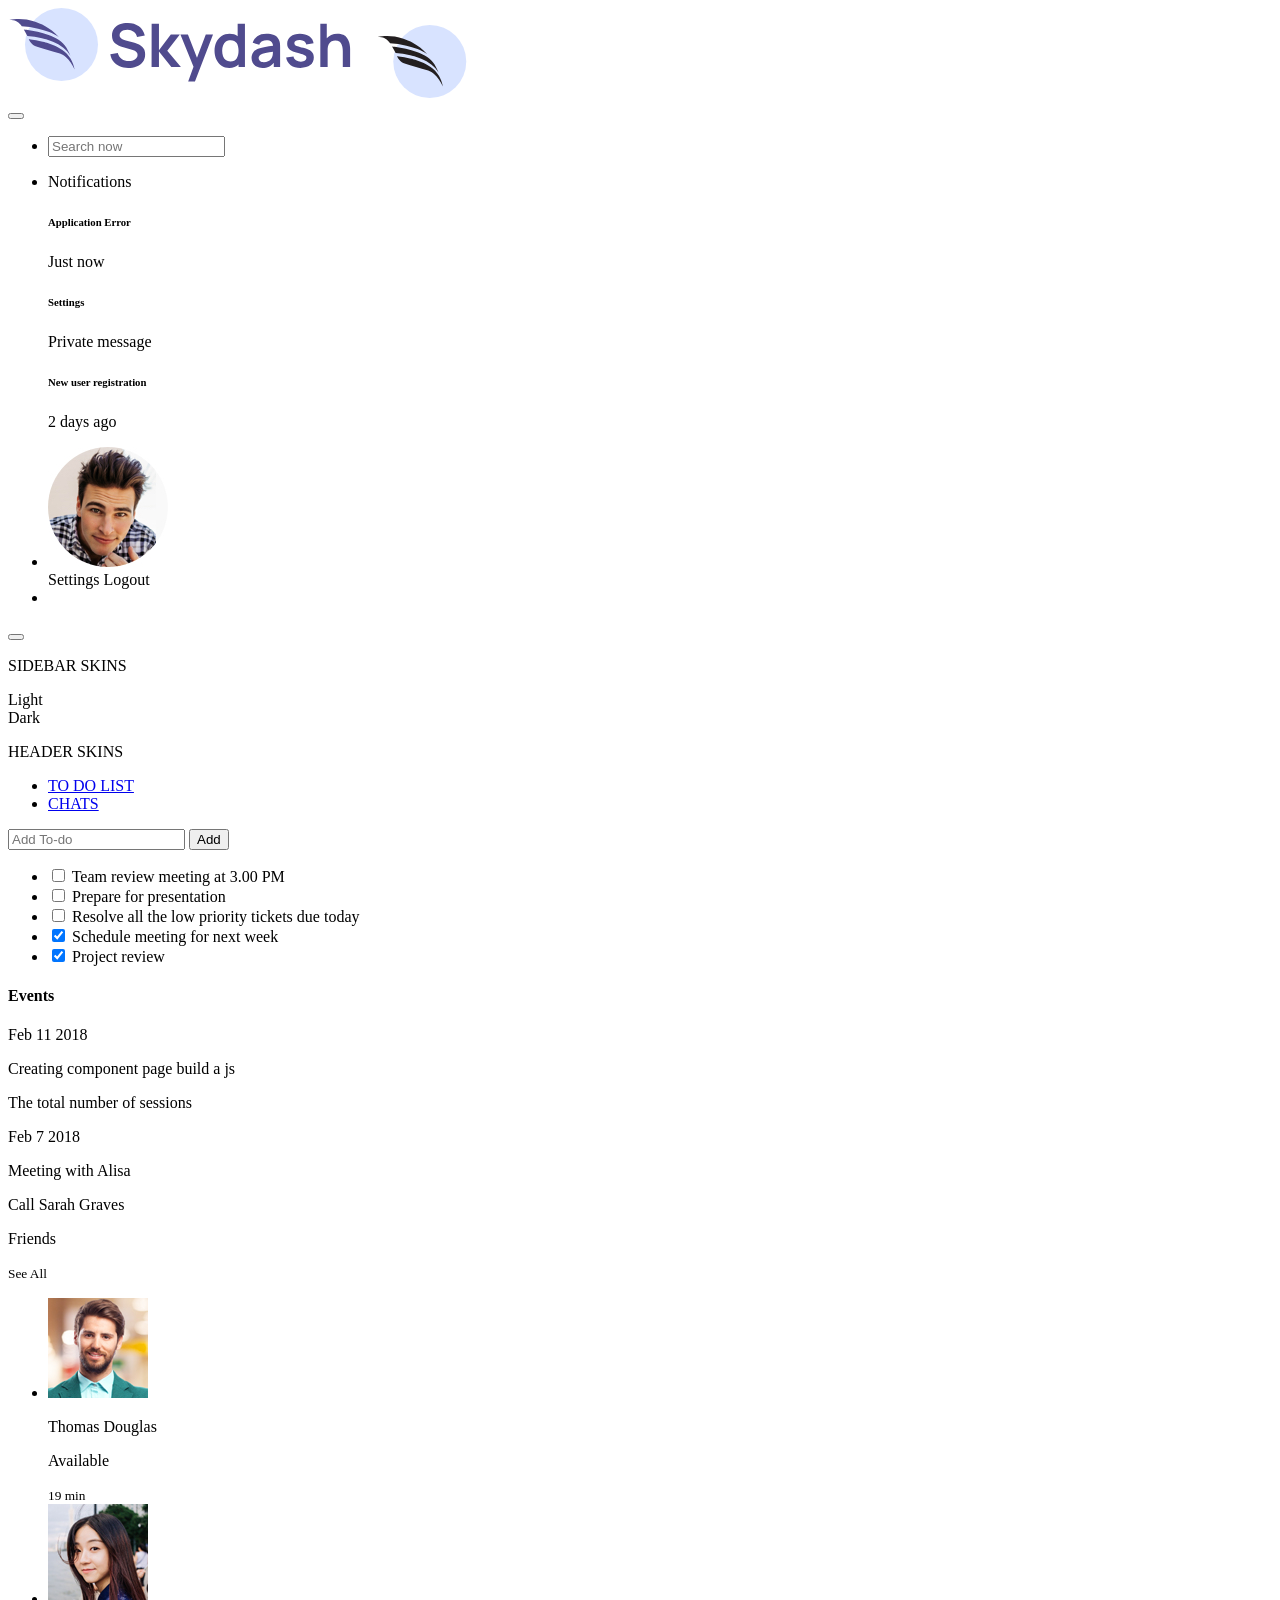
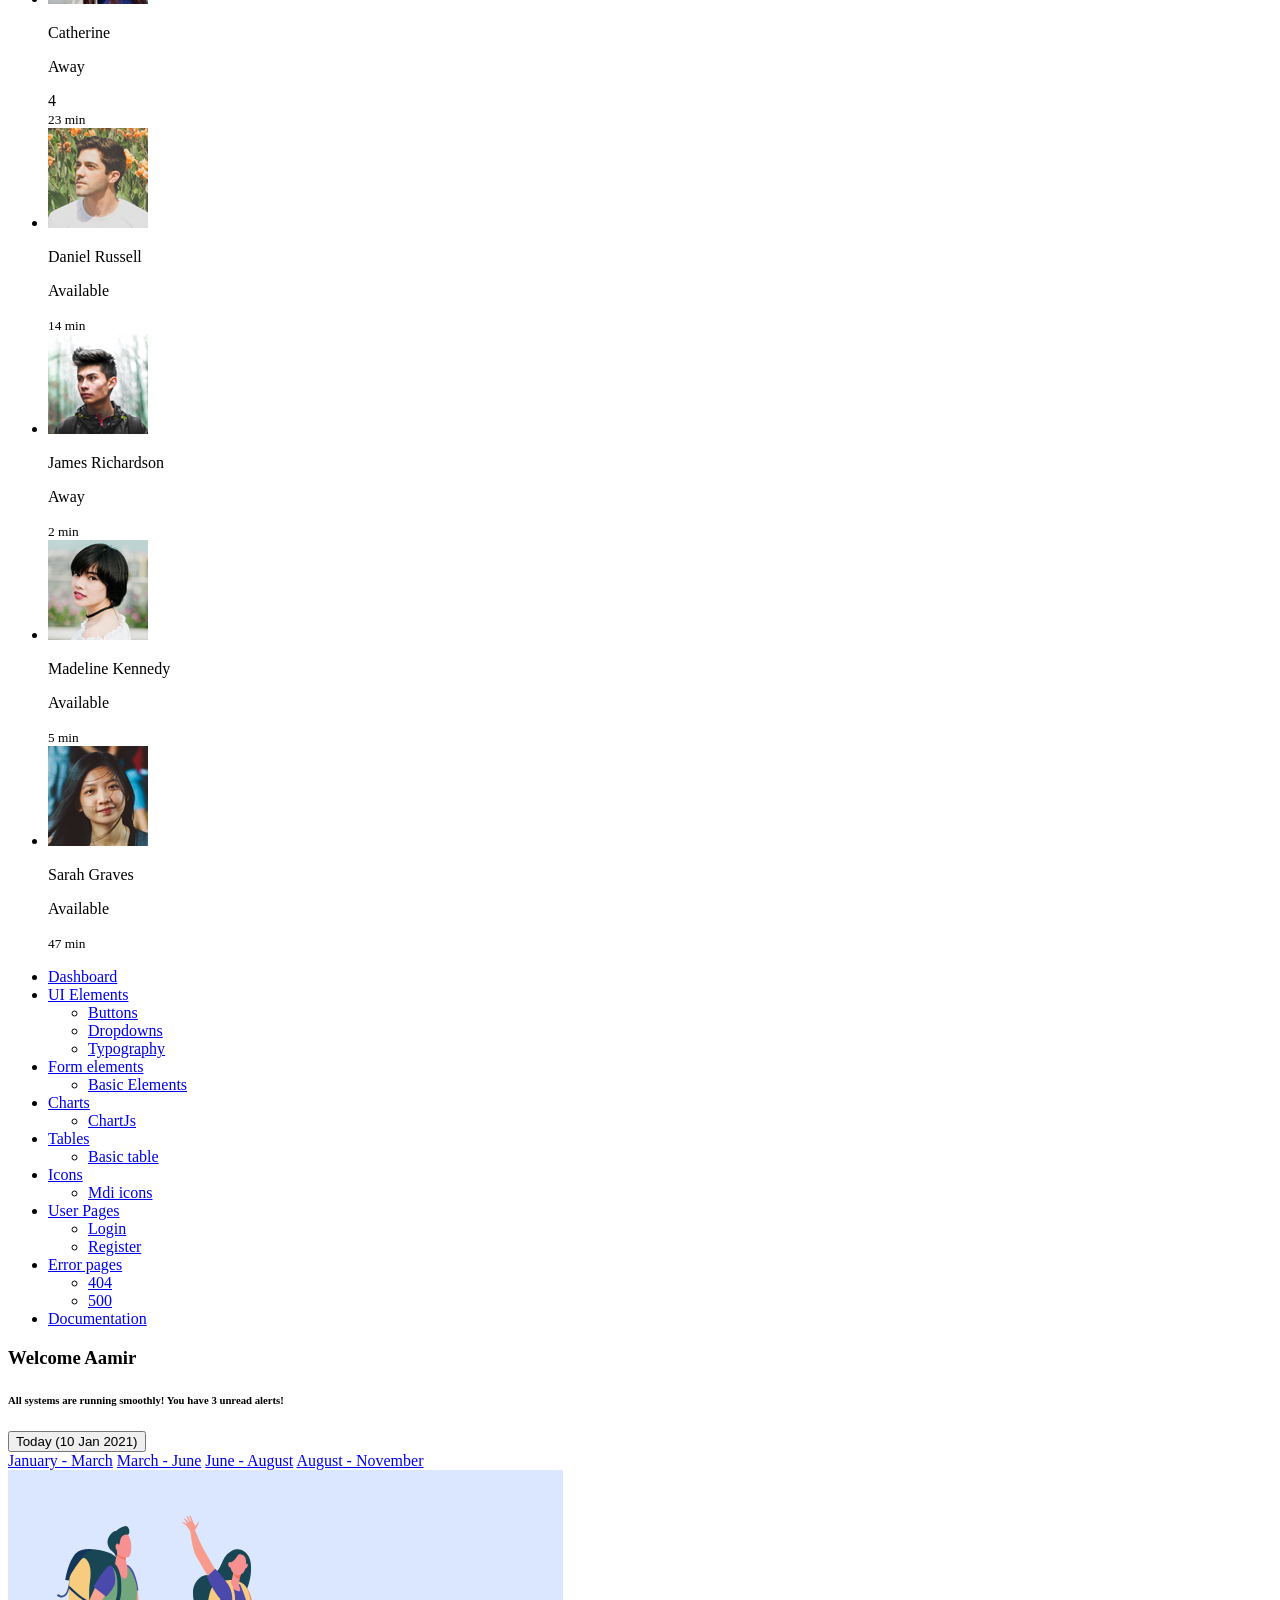
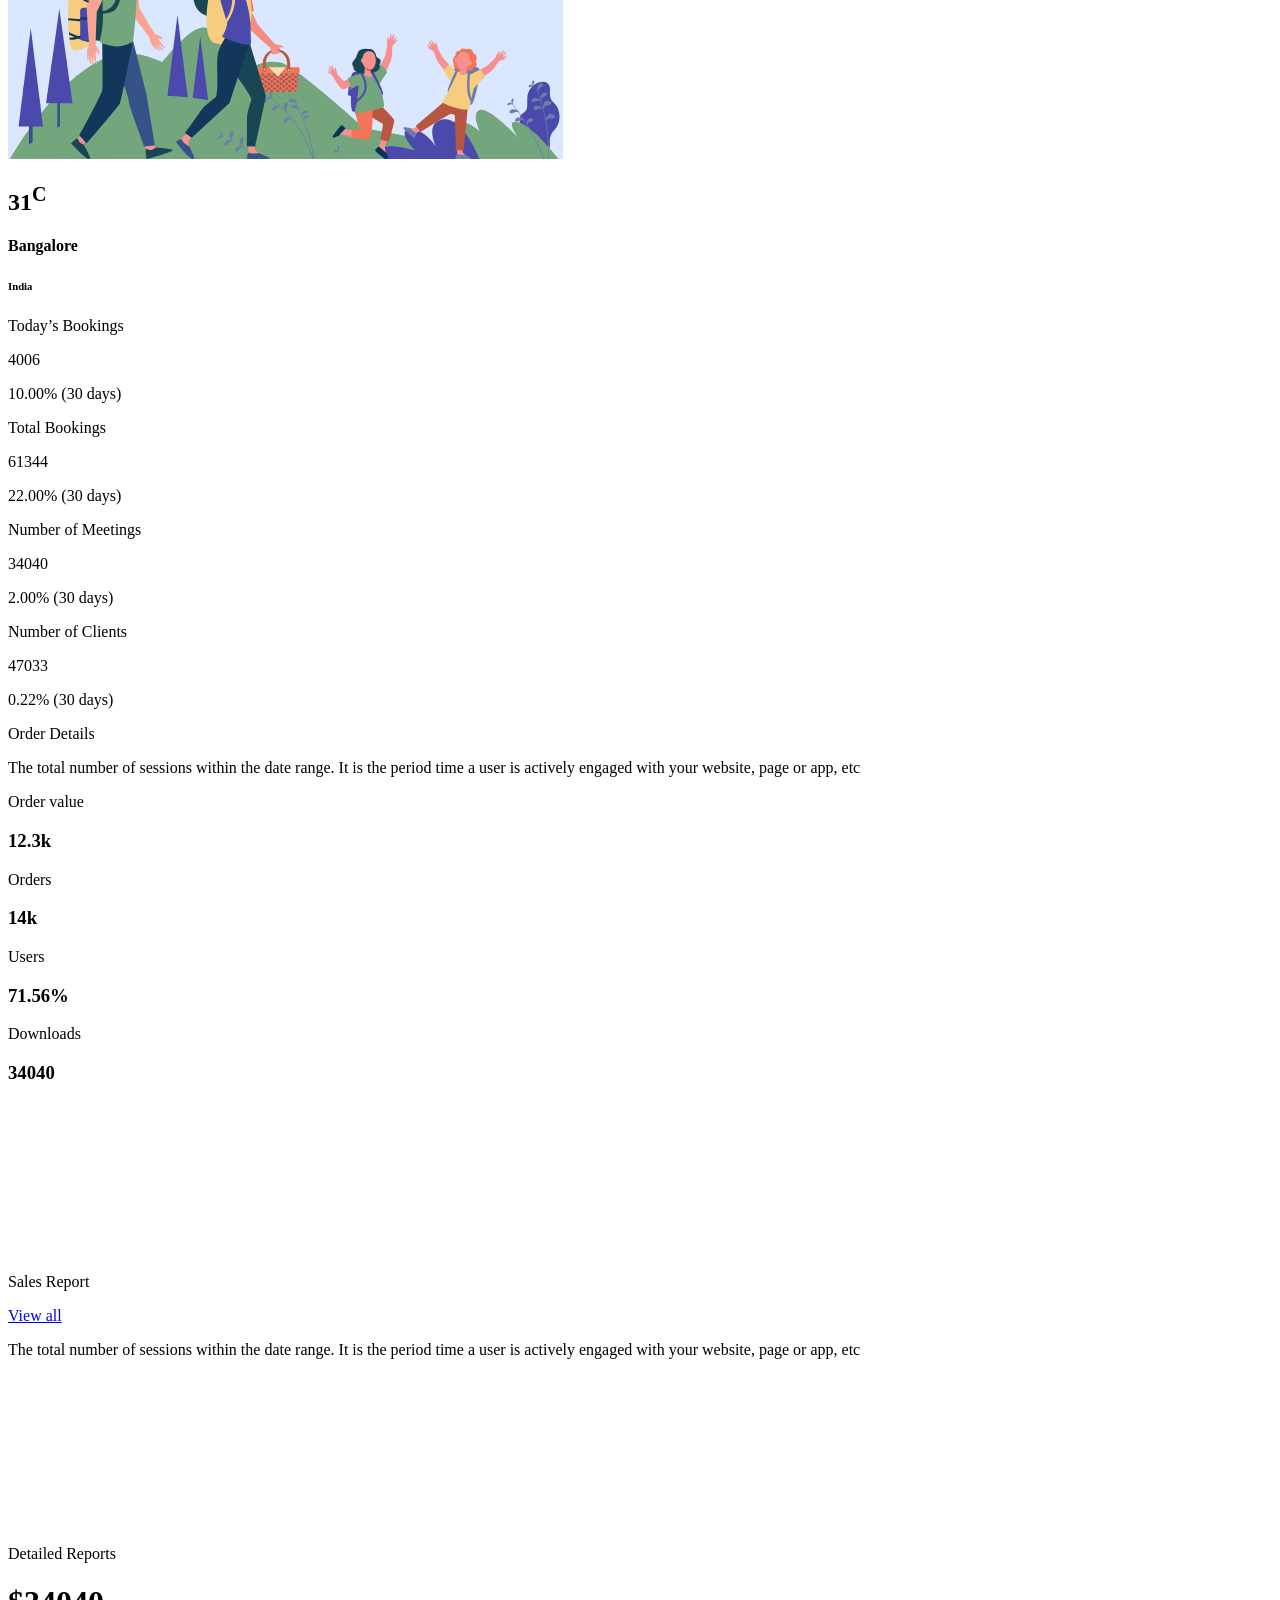
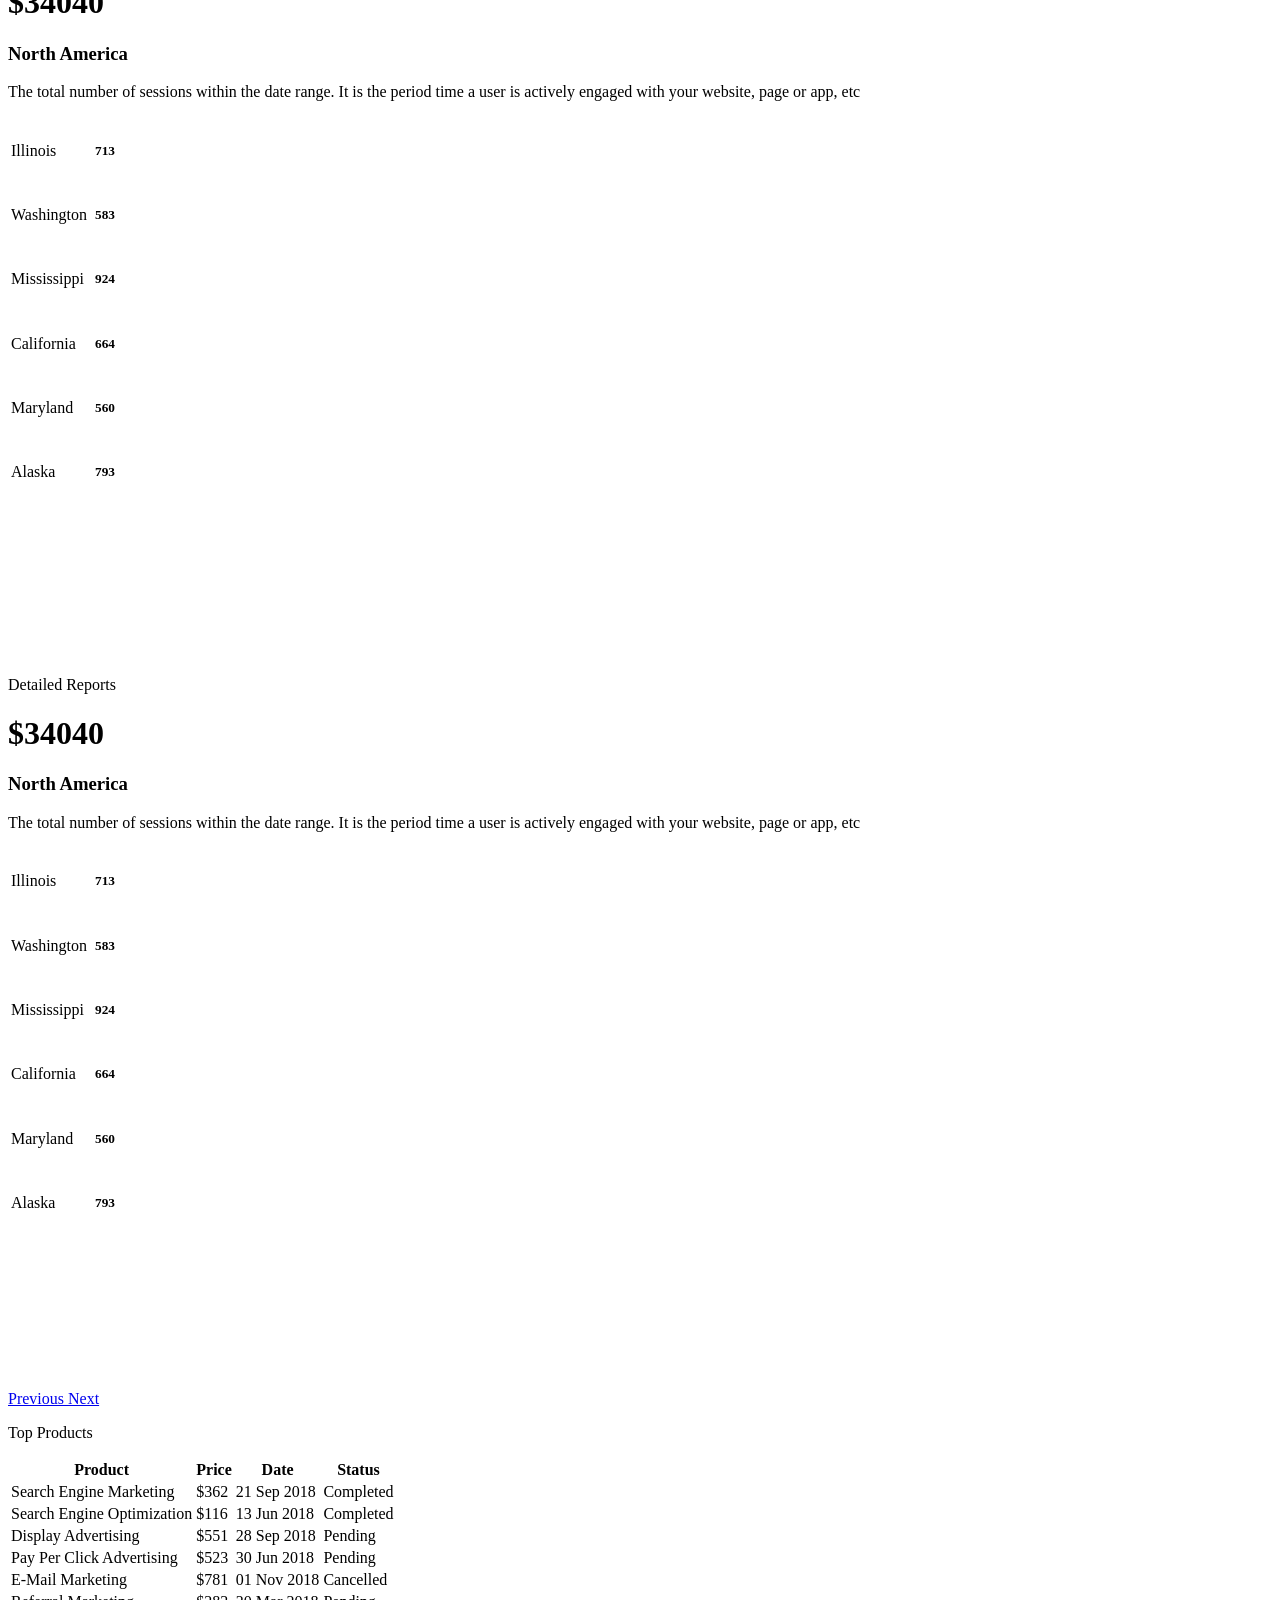
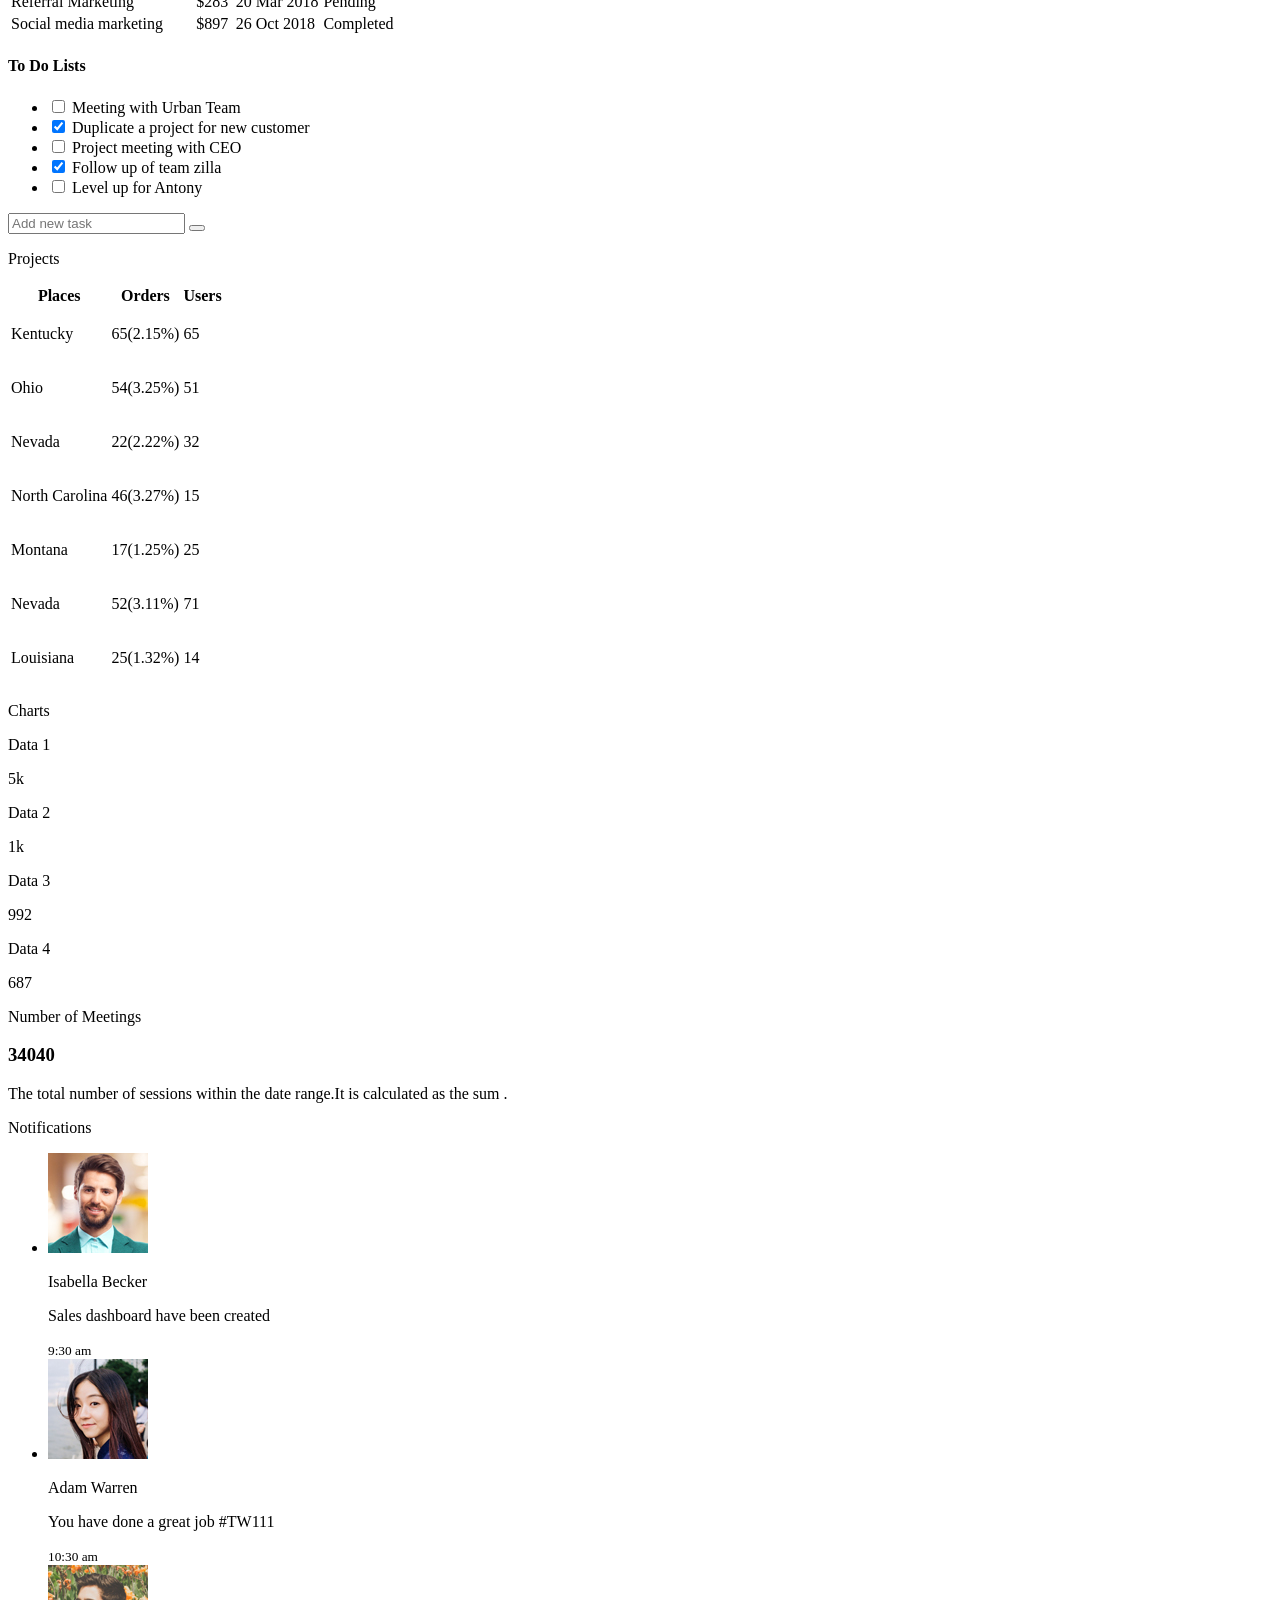
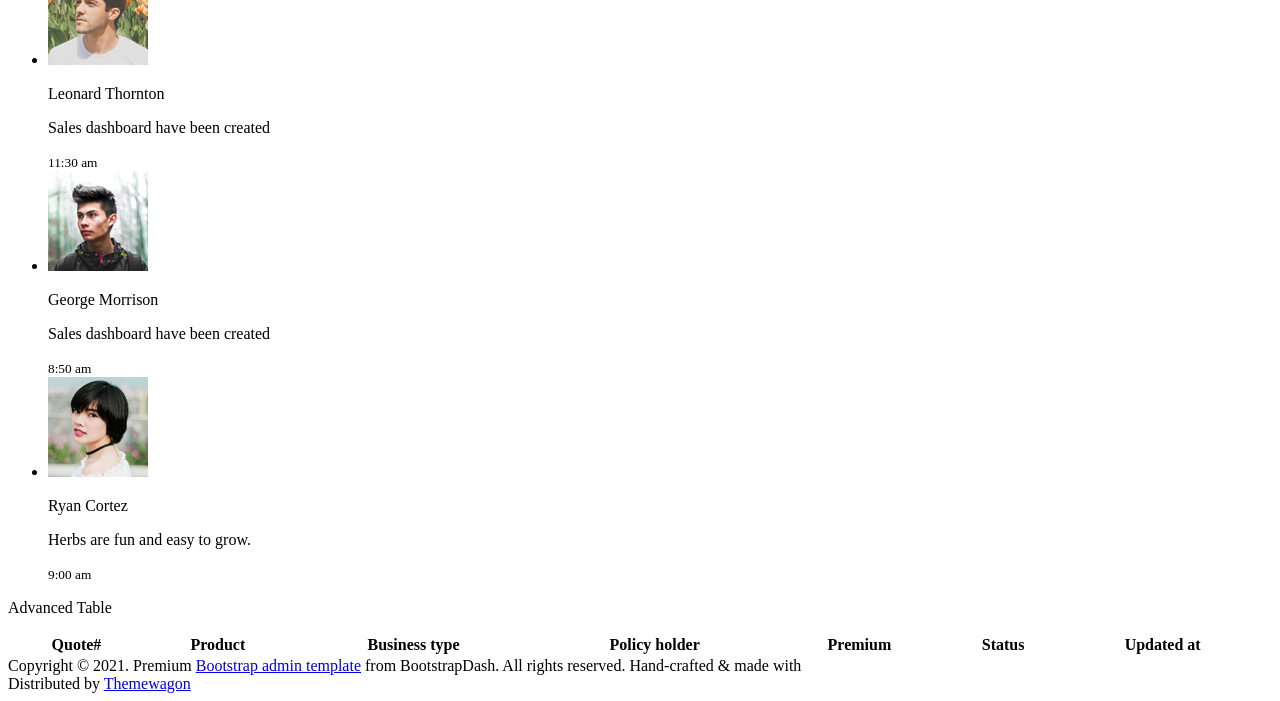
<file: index.html>
<!DOCTYPE html>
<html lang="en">

<head>
  <!-- Required meta tags -->
  <meta charset="utf-8">
  <meta name="viewport" content="width=device-width, initial-scale=1, shrink-to-fit=no">
  <title>Skydash Admin</title>
  <!-- plugins:css -->
  <link rel="stylesheet" href="vendors/feather/feather.css" disabled>
  <link rel="stylesheet" href="vendors/ti-icons/css/themify-icons.css" disabled>
  <link rel="stylesheet" href="vendors/css/vendor.bundle.base.css" disabled>
  <!-- endinject -->
  <!-- Plugin css for this page -->
  <link rel="stylesheet" href="vendors/datatables.net-bs4/dataTables.bootstrap4.css" disabled>
  <link rel="stylesheet" href="vendors/ti-icons/css/themify-icons.css" disabled>
  <link rel="stylesheet" type="text/css" href="js/select.dataTables.min.css" disabled>
  <!-- End plugin css for this page -->
  <!-- inject:css -->
  <!-- endinject -->
  <link rel="shortcut icon" href="images/favicon.png" />
</head>
<body>
  <div class="container-scroller">
    <!-- partial:partials/_navbar.html -->
    <nav class="navbar col-lg-12 col-12 p-0 fixed-top d-flex flex-row">
      <div class="text-center navbar-brand-wrapper d-flex align-items-center justify-content-center">
        <a class="navbar-brand brand-logo mr-5" href="index.html"><img src="images/logo.svg" class="mr-2" alt="logo"/></a>
        <a class="navbar-brand brand-logo-mini" href="index.html"><img src="images/logo-mini.svg" alt="logo"/></a>
      </div>
      <div class="navbar-menu-wrapper d-flex align-items-center justify-content-end">
        <button class="navbar-toggler navbar-toggler align-self-center" type="button" data-toggle="minimize">
          <span class="icon-menu"></span>
        </button>
        <ul class="navbar-nav mr-lg-2">
          <li class="nav-item nav-search d-none d-lg-block">
            <div class="input-group">
              <div class="input-group-prepend hover-cursor" id="navbar-search-icon">
                <span class="input-group-text" id="search">
                  <i class="icon-search"></i>
                </span>
              </div>
              <input type="text" class="form-control" id="navbar-search-input" placeholder="Search now" aria-label="search" aria-describedby="search">
            </div>
          </li>
        </ul>
        <ul class="navbar-nav navbar-nav-right">
          <li class="nav-item dropdown">
            <a class="nav-link count-indicator dropdown-toggle" id="notificationDropdown" href="#" data-toggle="dropdown">
              <i class="icon-bell mx-0"></i>
              <span class="count"></span>
            </a>
            <div class="dropdown-menu dropdown-menu-right navbar-dropdown preview-list" aria-labelledby="notificationDropdown">
              <p class="mb-0 font-weight-normal float-left dropdown-header">Notifications</p>
              <a class="dropdown-item preview-item">
                <div class="preview-thumbnail">
                  <div class="preview-icon bg-success">
                    <i class="ti-info-alt mx-0"></i>
                  </div>
                </div>
                <div class="preview-item-content">
                  <h6 class="preview-subject font-weight-normal">Application Error</h6>
                  <p class="font-weight-light small-text mb-0 text-muted">
                    Just now
                  </p>
                </div>
              </a>
              <a class="dropdown-item preview-item">
                <div class="preview-thumbnail">
                  <div class="preview-icon bg-warning">
                    <i class="ti-settings mx-0"></i>
                  </div>
                </div>
                <div class="preview-item-content">
                  <h6 class="preview-subject font-weight-normal">Settings</h6>
                  <p class="font-weight-light small-text mb-0 text-muted">
                    Private message
                  </p>
                </div>
              </a>
              <a class="dropdown-item preview-item">
                <div class="preview-thumbnail">
                  <div class="preview-icon bg-info">
                    <i class="ti-user mx-0"></i>
                  </div>
                </div>
                <div class="preview-item-content">
                  <h6 class="preview-subject font-weight-normal">New user registration</h6>
                  <p class="font-weight-light small-text mb-0 text-muted">
                    2 days ago
                  </p>
                </div>
              </a>
            </div>
          </li>
          <li class="nav-item nav-profile dropdown">
            <a class="nav-link dropdown-toggle" href="#" data-toggle="dropdown" id="profileDropdown">
              <img src="images/faces/face28.jpg" alt="profile"/>
            </a>
            <div class="dropdown-menu dropdown-menu-right navbar-dropdown" aria-labelledby="profileDropdown">
              <a class="dropdown-item">
                <i class="ti-settings text-primary"></i>
                Settings
              </a>
              <a class="dropdown-item">
                <i class="ti-power-off text-primary"></i>
                Logout
              </a>
            </div>
          </li>
          <li class="nav-item nav-settings d-none d-lg-flex">
            <a class="nav-link" href="#">
              <i class="icon-ellipsis"></i>
            </a>
          </li>
        </ul>
        <button class="navbar-toggler navbar-toggler-right d-lg-none align-self-center" type="button" data-toggle="offcanvas">
          <span class="icon-menu"></span>
        </button>
      </div>
    </nav>
    <!-- partial -->
    <div class="container-fluid page-body-wrapper">
      <!-- partial:partials/_settings-panel.html -->
      <div class="theme-setting-wrapper">
        <div id="settings-trigger"><i class="ti-settings"></i></div>
        <div id="theme-settings" class="settings-panel">
          <i class="settings-close ti-close"></i>
          <p class="settings-heading">SIDEBAR SKINS</p>
          <div class="sidebar-bg-options selected" id="sidebar-light-theme"><div class="img-ss rounded-circle bg-light border mr-3"></div>Light</div>
          <div class="sidebar-bg-options" id="sidebar-dark-theme"><div class="img-ss rounded-circle bg-dark border mr-3"></div>Dark</div>
          <p class="settings-heading mt-2">HEADER SKINS</p>
          <div class="color-tiles mx-0 px-4">
            <div class="tiles success"></div>
            <div class="tiles warning"></div>
            <div class="tiles danger"></div>
            <div class="tiles info"></div>
            <div class="tiles dark"></div>
            <div class="tiles default"></div>
          </div>
        </div>
      </div>
      <div id="right-sidebar" class="settings-panel">
        <i class="settings-close ti-close"></i>
        <ul class="nav nav-tabs border-top" id="setting-panel" role="tablist">
          <li class="nav-item">
            <a class="nav-link active" id="todo-tab" data-toggle="tab" href="#todo-section" role="tab" aria-controls="todo-section" aria-expanded="true">TO DO LIST</a>
          </li>
          <li class="nav-item">
            <a class="nav-link" id="chats-tab" data-toggle="tab" href="#chats-section" role="tab" aria-controls="chats-section">CHATS</a>
          </li>
        </ul>
        <div class="tab-content" id="setting-content">
          <div class="tab-pane fade show active scroll-wrapper" id="todo-section" role="tabpanel" aria-labelledby="todo-section">
            <div class="add-items d-flex px-3 mb-0">
              <form class="form w-100">
                <div class="form-group d-flex">
                  <input type="text" class="form-control todo-list-input" placeholder="Add To-do">
                  <button type="submit" class="add btn btn-primary todo-list-add-btn" id="add-task">Add</button>
                </div>
              </form>
            </div>
            <div class="list-wrapper px-3">
              <ul class="d-flex flex-column-reverse todo-list">
                <li>
                  <div class="form-check">
                    <label class="form-check-label">
                      <input class="checkbox" type="checkbox">
                      Team review meeting at 3.00 PM
                    </label>
                  </div>
                  <i class="remove ti-close"></i>
                </li>
                <li>
                  <div class="form-check">
                    <label class="form-check-label">
                      <input class="checkbox" type="checkbox">
                      Prepare for presentation
                    </label>
                  </div>
                  <i class="remove ti-close"></i>
                </li>
                <li>
                  <div class="form-check">
                    <label class="form-check-label">
                      <input class="checkbox" type="checkbox">
                      Resolve all the low priority tickets due today
                    </label>
                  </div>
                  <i class="remove ti-close"></i>
                </li>
                <li class="completed">
                  <div class="form-check">
                    <label class="form-check-label">
                      <input class="checkbox" type="checkbox" checked>
                      Schedule meeting for next week
                    </label>
                  </div>
                  <i class="remove ti-close"></i>
                </li>
                <li class="completed">
                  <div class="form-check">
                    <label class="form-check-label">
                      <input class="checkbox" type="checkbox" checked>
                      Project review
                    </label>
                  </div>
                  <i class="remove ti-close"></i>
                </li>
              </ul>
            </div>
            <h4 class="px-3 text-muted mt-5 font-weight-light mb-0">Events</h4>
            <div class="events pt-4 px-3">
              <div class="wrapper d-flex mb-2">
                <i class="ti-control-record text-primary mr-2"></i>
                <span>Feb 11 2018</span>
              </div>
              <p class="mb-0 font-weight-thin text-gray">Creating component page build a js</p>
              <p class="text-gray mb-0">The total number of sessions</p>
            </div>
            <div class="events pt-4 px-3">
              <div class="wrapper d-flex mb-2">
                <i class="ti-control-record text-primary mr-2"></i>
                <span>Feb 7 2018</span>
              </div>
              <p class="mb-0 font-weight-thin text-gray">Meeting with Alisa</p>
              <p class="text-gray mb-0 ">Call Sarah Graves</p>
            </div>
          </div>
          <!-- To do section tab ends -->
          <div class="tab-pane fade" id="chats-section" role="tabpanel" aria-labelledby="chats-section">
            <div class="d-flex align-items-center justify-content-between border-bottom">
              <p class="settings-heading border-top-0 mb-3 pl-3 pt-0 border-bottom-0 pb-0">Friends</p>
              <small class="settings-heading border-top-0 mb-3 pt-0 border-bottom-0 pb-0 pr-3 font-weight-normal">See All</small>
            </div>
            <ul class="chat-list">
              <li class="list active">
                <div class="profile"><img src="images/faces/face1.jpg" alt="image"><span class="online"></span></div>
                <div class="info">
                  <p>Thomas Douglas</p>
                  <p>Available</p>
                </div>
                <small class="text-muted my-auto">19 min</small>
              </li>
              <li class="list">
                <div class="profile"><img src="images/faces/face2.jpg" alt="image"><span class="offline"></span></div>
                <div class="info">
                  <div class="wrapper d-flex">
                    <p>Catherine</p>
                  </div>
                  <p>Away</p>
                </div>
                <div class="badge badge-success badge-pill my-auto mx-2">4</div>
                <small class="text-muted my-auto">23 min</small>
              </li>
              <li class="list">
                <div class="profile"><img src="images/faces/face3.jpg" alt="image"><span class="online"></span></div>
                <div class="info">
                  <p>Daniel Russell</p>
                  <p>Available</p>
                </div>
                <small class="text-muted my-auto">14 min</small>
              </li>
              <li class="list">
                <div class="profile"><img src="images/faces/face4.jpg" alt="image"><span class="offline"></span></div>
                <div class="info">
                  <p>James Richardson</p>
                  <p>Away</p>
                </div>
                <small class="text-muted my-auto">2 min</small>
              </li>
              <li class="list">
                <div class="profile"><img src="images/faces/face5.jpg" alt="image"><span class="online"></span></div>
                <div class="info">
                  <p>Madeline Kennedy</p>
                  <p>Available</p>
                </div>
                <small class="text-muted my-auto">5 min</small>
              </li>
              <li class="list">
                <div class="profile"><img src="images/faces/face6.jpg" alt="image"><span class="online"></span></div>
                <div class="info">
                  <p>Sarah Graves</p>
                  <p>Available</p>
                </div>
                <small class="text-muted my-auto">47 min</small>
              </li>
            </ul>
          </div>
          <!-- chat tab ends -->
        </div>
      </div>
      <!-- partial -->
      <!-- partial:partials/_sidebar.html -->
      <nav class="sidebar sidebar-offcanvas" id="sidebar">
        <ul class="nav">
          <li class="nav-item">
            <a class="nav-link" href="index.html">
              <i class="icon-grid menu-icon"></i>
              <span class="menu-title">Dashboard</span>
            </a>
          </li>
          <li class="nav-item">
            <a class="nav-link" data-toggle="collapse" href="#ui-basic" aria-expanded="false" aria-controls="ui-basic">
              <i class="icon-layout menu-icon"></i>
              <span class="menu-title">UI Elements</span>
              <i class="menu-arrow"></i>
            </a>
            <div class="collapse" id="ui-basic">
              <ul class="nav flex-column sub-menu">
                <li class="nav-item"> <a class="nav-link" href="pages/ui-features/buttons.html">Buttons</a></li>
                <li class="nav-item"> <a class="nav-link" href="pages/ui-features/dropdowns.html">Dropdowns</a></li>
                <li class="nav-item"> <a class="nav-link" href="pages/ui-features/typography.html">Typography</a></li>
              </ul>
            </div>
          </li>
          <li class="nav-item">
            <a class="nav-link" data-toggle="collapse" href="#form-elements" aria-expanded="false" aria-controls="form-elements">
              <i class="icon-columns menu-icon"></i>
              <span class="menu-title">Form elements</span>
              <i class="menu-arrow"></i>
            </a>
            <div class="collapse" id="form-elements">
              <ul class="nav flex-column sub-menu">
                <li class="nav-item"><a class="nav-link" href="pages/forms/basic_elements.html">Basic Elements</a></li>
              </ul>
            </div>
          </li>
          <li class="nav-item">
            <a class="nav-link" data-toggle="collapse" href="#charts" aria-expanded="false" aria-controls="charts">
              <i class="icon-bar-graph menu-icon"></i>
              <span class="menu-title">Charts</span>
              <i class="menu-arrow"></i>
            </a>
            <div class="collapse" id="charts">
              <ul class="nav flex-column sub-menu">
                <li class="nav-item"> <a class="nav-link" href="pages/charts/chartjs.html">ChartJs</a></li>
              </ul>
            </div>
          </li>
          <li class="nav-item">
            <a class="nav-link" data-toggle="collapse" href="#tables" aria-expanded="false" aria-controls="tables">
              <i class="icon-grid-2 menu-icon"></i>
              <span class="menu-title">Tables</span>
              <i class="menu-arrow"></i>
            </a>
            <div class="collapse" id="tables">
              <ul class="nav flex-column sub-menu">
                <li class="nav-item"> <a class="nav-link" href="pages/tables/basic-table.html">Basic table</a></li>
              </ul>
            </div>
          </li>
          <li class="nav-item">
            <a class="nav-link" data-toggle="collapse" href="#icons" aria-expanded="false" aria-controls="icons">
              <i class="icon-contract menu-icon"></i>
              <span class="menu-title">Icons</span>
              <i class="menu-arrow"></i>
            </a>
            <div class="collapse" id="icons">
              <ul class="nav flex-column sub-menu">
                <li class="nav-item"> <a class="nav-link" href="pages/icons/mdi.html">Mdi icons</a></li>
              </ul>
            </div>
          </li>
          <li class="nav-item">
            <a class="nav-link" data-toggle="collapse" href="#auth" aria-expanded="false" aria-controls="auth">
              <i class="icon-head menu-icon"></i>
              <span class="menu-title">User Pages</span>
              <i class="menu-arrow"></i>
            </a>
            <div class="collapse" id="auth">
              <ul class="nav flex-column sub-menu">
                <li class="nav-item"> <a class="nav-link" href="pages/samples/login.html"> Login </a></li>
                <li class="nav-item"> <a class="nav-link" href="pages/samples/register.html"> Register </a></li>
              </ul>
            </div>
          </li>
          <li class="nav-item">
            <a class="nav-link" data-toggle="collapse" href="#error" aria-expanded="false" aria-controls="error">
              <i class="icon-ban menu-icon"></i>
              <span class="menu-title">Error pages</span>
              <i class="menu-arrow"></i>
            </a>
            <div class="collapse" id="error">
              <ul class="nav flex-column sub-menu">
                <li class="nav-item"> <a class="nav-link" href="pages/samples/error-404.html"> 404 </a></li>
                <li class="nav-item"> <a class="nav-link" href="pages/samples/error-500.html"> 500 </a></li>
              </ul>
            </div>
          </li>
          <li class="nav-item">
            <a class="nav-link" href="pages/documentation/documentation.html">
              <i class="icon-paper menu-icon"></i>
              <span class="menu-title">Documentation</span>
            </a>
          </li>
        </ul>
      </nav>
      <!-- partial -->
      <div class="main-panel">
        <div class="content-wrapper">
          <div class="row">
            <div class="col-md-12 grid-margin">
              <div class="row">
                <div class="col-12 col-xl-8 mb-4 mb-xl-0">
                  <h3 class="font-weight-bold">Welcome Aamir</h3>
                  <h6 class="font-weight-normal mb-0">All systems are running smoothly! You have <span class="text-primary">3 unread alerts!</span></h6>
                </div>
                <div class="col-12 col-xl-4">
                 <div class="justify-content-end d-flex">
                  <div class="dropdown flex-md-grow-1 flex-xl-grow-0">
                    <button class="btn btn-sm btn-light bg-white dropdown-toggle" type="button" id="dropdownMenuDate2" data-toggle="dropdown" aria-haspopup="true" aria-expanded="true">
                     <i class="mdi mdi-calendar"></i> Today (10 Jan 2021)
                    </button>
                    <div class="dropdown-menu dropdown-menu-right" aria-labelledby="dropdownMenuDate2">
                      <a class="dropdown-item" href="#">January - March</a>
                      <a class="dropdown-item" href="#">March - June</a>
                      <a class="dropdown-item" href="#">June - August</a>
                      <a class="dropdown-item" href="#">August - November</a>
                    </div>
                  </div>
                 </div>
                </div>
              </div>
            </div>
          </div>
          <div class="row">
            <div class="col-md-6 grid-margin stretch-card">
              <div class="card tale-bg">
                <div class="card-people mt-auto">
                  <img src="images/dashboard/people.svg" alt="people">
                  <div class="weather-info">
                    <div class="d-flex">
                      <div>
                        <h2 class="mb-0 font-weight-normal"><i class="icon-sun mr-2"></i>31<sup>C</sup></h2>
                      </div>
                      <div class="ml-2">
                        <h4 class="location font-weight-normal">Bangalore</h4>
                        <h6 class="font-weight-normal">India</h6>
                      </div>
                    </div>
                  </div>
                </div>
              </div>
            </div>
            <div class="col-md-6 grid-margin transparent">
              <div class="row">
                <div class="col-md-6 mb-4 stretch-card transparent">
                  <div class="card card-tale">
                    <div class="card-body">
                      <p class="mb-4">Today’s Bookings</p>
                      <p class="fs-30 mb-2">4006</p>
                      <p>10.00% (30 days)</p>
                    </div>
                  </div>
                </div>
                <div class="col-md-6 mb-4 stretch-card transparent">
                  <div class="card card-dark-blue">
                    <div class="card-body">
                      <p class="mb-4">Total Bookings</p>
                      <p class="fs-30 mb-2">61344</p>
                      <p>22.00% (30 days)</p>
                    </div>
                  </div>
                </div>
              </div>
              <div class="row">
                <div class="col-md-6 mb-4 mb-lg-0 stretch-card transparent">
                  <div class="card card-light-blue">
                    <div class="card-body">
                      <p class="mb-4">Number of Meetings</p>
                      <p class="fs-30 mb-2">34040</p>
                      <p>2.00% (30 days)</p>
                    </div>
                  </div>
                </div>
                <div class="col-md-6 stretch-card transparent">
                  <div class="card card-light-danger">
                    <div class="card-body">
                      <p class="mb-4">Number of Clients</p>
                      <p class="fs-30 mb-2">47033</p>
                      <p>0.22% (30 days)</p>
                    </div>
                  </div>
                </div>
              </div>
            </div>
          </div>
          <div class="row">
            <div class="col-md-6 grid-margin stretch-card">
              <div class="card">
                <div class="card-body">
                  <p class="card-title">Order Details</p>
                  <p class="font-weight-500">The total number of sessions within the date range. It is the period time a user is actively engaged with your website, page or app, etc</p>
                  <div class="d-flex flex-wrap mb-5">
                    <div class="mr-5 mt-3">
                      <p class="text-muted">Order value</p>
                      <h3 class="text-primary fs-30 font-weight-medium">12.3k</h3>
                    </div>
                    <div class="mr-5 mt-3">
                      <p class="text-muted">Orders</p>
                      <h3 class="text-primary fs-30 font-weight-medium">14k</h3>
                    </div>
                    <div class="mr-5 mt-3">
                      <p class="text-muted">Users</p>
                      <h3 class="text-primary fs-30 font-weight-medium">71.56%</h3>
                    </div>
                    <div class="mt-3">
                      <p class="text-muted">Downloads</p>
                      <h3 class="text-primary fs-30 font-weight-medium">34040</h3>
                    </div> 
                  </div>
                  <canvas id="order-chart"></canvas>
                </div>
              </div>
            </div>
            <div class="col-md-6 grid-margin stretch-card">
              <div class="card">
                <div class="card-body">
                 <div class="d-flex justify-content-between">
                  <p class="card-title">Sales Report</p>
                  <a href="#" class="text-info">View all</a>
                 </div>
                  <p class="font-weight-500">The total number of sessions within the date range. It is the period time a user is actively engaged with your website, page or app, etc</p>
                  <div id="sales-legend" class="chartjs-legend mt-4 mb-2"></div>
                  <canvas id="sales-chart"></canvas>
                </div>
              </div>
            </div>
          </div>
          <div class="row">
            <div class="col-md-12 grid-margin stretch-card">
              <div class="card position-relative">
                <div class="card-body">
                  <div id="detailedReports" class="carousel slide detailed-report-carousel position-static pt-2" data-ride="carousel">
                    <div class="carousel-inner">
                      <div class="carousel-item active">
                        <div class="row">
                          <div class="col-md-12 col-xl-3 d-flex flex-column justify-content-start">
                            <div class="ml-xl-4 mt-3">
                            <p class="card-title">Detailed Reports</p>
                              <h1 class="text-primary">$34040</h1>
                              <h3 class="font-weight-500 mb-xl-4 text-primary">North America</h3>
                              <p class="mb-2 mb-xl-0">The total number of sessions within the date range. It is the period time a user is actively engaged with your website, page or app, etc</p>
                            </div>  
                            </div>
                          <div class="col-md-12 col-xl-9">
                            <div class="row">
                              <div class="col-md-6 border-right">
                                <div class="table-responsive mb-3 mb-md-0 mt-3">
                                  <table class="table table-borderless report-table">
                                    <tr>
                                      <td class="text-muted">Illinois</td>
                                      <td class="w-100 px-0">
                                        <div class="progress progress-md mx-4">
                                          <div class="progress-bar bg-primary" role="progressbar" style="width: 70%" aria-valuenow="70" aria-valuemin="0" aria-valuemax="100"></div>
                                        </div>
                                      </td>
                                      <td><h5 class="font-weight-bold mb-0">713</h5></td>
                                    </tr>
                                    <tr>
                                      <td class="text-muted">Washington</td>
                                      <td class="w-100 px-0">
                                        <div class="progress progress-md mx-4">
                                          <div class="progress-bar bg-warning" role="progressbar" style="width: 30%" aria-valuenow="30" aria-valuemin="0" aria-valuemax="100"></div>
                                        </div>
                                      </td>
                                      <td><h5 class="font-weight-bold mb-0">583</h5></td>
                                    </tr>
                                    <tr>
                                      <td class="text-muted">Mississippi</td>
                                      <td class="w-100 px-0">
                                        <div class="progress progress-md mx-4">
                                          <div class="progress-bar bg-danger" role="progressbar" style="width: 95%" aria-valuenow="95" aria-valuemin="0" aria-valuemax="100"></div>
                                        </div>
                                      </td>
                                      <td><h5 class="font-weight-bold mb-0">924</h5></td>
                                    </tr>
                                    <tr>
                                      <td class="text-muted">California</td>
                                      <td class="w-100 px-0">
                                        <div class="progress progress-md mx-4">
                                          <div class="progress-bar bg-info" role="progressbar" style="width: 60%" aria-valuenow="60" aria-valuemin="0" aria-valuemax="100"></div>
                                        </div>
                                      </td>
                                      <td><h5 class="font-weight-bold mb-0">664</h5></td>
                                    </tr>
                                    <tr>
                                      <td class="text-muted">Maryland</td>
                                      <td class="w-100 px-0">
                                        <div class="progress progress-md mx-4">
                                          <div class="progress-bar bg-primary" role="progressbar" style="width: 40%" aria-valuenow="40" aria-valuemin="0" aria-valuemax="100"></div>
                                        </div>
                                      </td>
                                      <td><h5 class="font-weight-bold mb-0">560</h5></td>
                                    </tr>
                                    <tr>
                                      <td class="text-muted">Alaska</td>
                                      <td class="w-100 px-0">
                                        <div class="progress progress-md mx-4">
                                          <div class="progress-bar bg-danger" role="progressbar" style="width: 75%" aria-valuenow="75" aria-valuemin="0" aria-valuemax="100"></div>
                                        </div>
                                      </td>
                                      <td><h5 class="font-weight-bold mb-0">793</h5></td>
                                    </tr>
                                  </table>
                                </div>
                              </div>
                              <div class="col-md-6 mt-3">
                                <canvas id="north-america-chart"></canvas>
                                <div id="north-america-legend"></div>
                              </div>
                            </div>
                          </div>
                        </div>
                      </div>
                      <div class="carousel-item">
                        <div class="row">
                          <div class="col-md-12 col-xl-3 d-flex flex-column justify-content-start">
                            <div class="ml-xl-4 mt-3">
                            <p class="card-title">Detailed Reports</p>
                              <h1 class="text-primary">$34040</h1>
                              <h3 class="font-weight-500 mb-xl-4 text-primary">North America</h3>
                              <p class="mb-2 mb-xl-0">The total number of sessions within the date range. It is the period time a user is actively engaged with your website, page or app, etc</p>
                            </div>  
                            </div>
                          <div class="col-md-12 col-xl-9">
                            <div class="row">
                              <div class="col-md-6 border-right">
                                <div class="table-responsive mb-3 mb-md-0 mt-3">
                                  <table class="table table-borderless report-table">
                                    <tr>
                                      <td class="text-muted">Illinois</td>
                                      <td class="w-100 px-0">
                                        <div class="progress progress-md mx-4">
                                          <div class="progress-bar bg-primary" role="progressbar" style="width: 70%" aria-valuenow="70" aria-valuemin="0" aria-valuemax="100"></div>
                                        </div>
                                      </td>
                                      <td><h5 class="font-weight-bold mb-0">713</h5></td>
                                    </tr>
                                    <tr>
                                      <td class="text-muted">Washington</td>
                                      <td class="w-100 px-0">
                                        <div class="progress progress-md mx-4">
                                          <div class="progress-bar bg-warning" role="progressbar" style="width: 30%" aria-valuenow="30" aria-valuemin="0" aria-valuemax="100"></div>
                                        </div>
                                      </td>
                                      <td><h5 class="font-weight-bold mb-0">583</h5></td>
                                    </tr>
                                    <tr>
                                      <td class="text-muted">Mississippi</td>
                                      <td class="w-100 px-0">
                                        <div class="progress progress-md mx-4">
                                          <div class="progress-bar bg-danger" role="progressbar" style="width: 95%" aria-valuenow="95" aria-valuemin="0" aria-valuemax="100"></div>
                                        </div>
                                      </td>
                                      <td><h5 class="font-weight-bold mb-0">924</h5></td>
                                    </tr>
                                    <tr>
                                      <td class="text-muted">California</td>
                                      <td class="w-100 px-0">
                                        <div class="progress progress-md mx-4">
                                          <div class="progress-bar bg-info" role="progressbar" style="width: 60%" aria-valuenow="60" aria-valuemin="0" aria-valuemax="100"></div>
                                        </div>
                                      </td>
                                      <td><h5 class="font-weight-bold mb-0">664</h5></td>
                                    </tr>
                                    <tr>
                                      <td class="text-muted">Maryland</td>
                                      <td class="w-100 px-0">
                                        <div class="progress progress-md mx-4">
                                          <div class="progress-bar bg-primary" role="progressbar" style="width: 40%" aria-valuenow="40" aria-valuemin="0" aria-valuemax="100"></div>
                                        </div>
                                      </td>
                                      <td><h5 class="font-weight-bold mb-0">560</h5></td>
                                    </tr>
                                    <tr>
                                      <td class="text-muted">Alaska</td>
                                      <td class="w-100 px-0">
                                        <div class="progress progress-md mx-4">
                                          <div class="progress-bar bg-danger" role="progressbar" style="width: 75%" aria-valuenow="75" aria-valuemin="0" aria-valuemax="100"></div>
                                        </div>
                                      </td>
                                      <td><h5 class="font-weight-bold mb-0">793</h5></td>
                                    </tr>
                                  </table>
                                </div>
                              </div>
                              <div class="col-md-6 mt-3">
                                <canvas id="south-america-chart"></canvas>
                                <div id="south-america-legend"></div>
                              </div>
                            </div>
                          </div>
                        </div>
                      </div>
                    </div>
                    <a class="carousel-control-prev" href="#detailedReports" role="button" data-slide="prev">
                      <span class="carousel-control-prev-icon" aria-hidden="true"></span>
                      <span class="sr-only">Previous</span>
                    </a>
                    <a class="carousel-control-next" href="#detailedReports" role="button" data-slide="next">
                      <span class="carousel-control-next-icon" aria-hidden="true"></span>
                      <span class="sr-only">Next</span>
                    </a>
                  </div>
                </div>
              </div>
            </div>
          </div>
          <div class="row">
            <div class="col-md-7 grid-margin stretch-card">
              <div class="card">
                <div class="card-body">
                  <p class="card-title mb-0">Top Products</p>
                  <div class="table-responsive">
                    <table class="table table-striped table-borderless">
                      <thead>
                        <tr>
                          <th>Product</th>
                          <th>Price</th>
                          <th>Date</th>
                          <th>Status</th>
                        </tr>  
                      </thead>
                      <tbody>
                        <tr>
                          <td>Search Engine Marketing</td>
                          <td class="font-weight-bold">$362</td>
                          <td>21 Sep 2018</td>
                          <td class="font-weight-medium"><div class="badge badge-success">Completed</div></td>
                        </tr>
                        <tr>
                          <td>Search Engine Optimization</td>
                          <td class="font-weight-bold">$116</td>
                          <td>13 Jun 2018</td>
                          <td class="font-weight-medium"><div class="badge badge-success">Completed</div></td>
                        </tr>
                        <tr>
                          <td>Display Advertising</td>
                          <td class="font-weight-bold">$551</td>
                          <td>28 Sep 2018</td>
                          <td class="font-weight-medium"><div class="badge badge-warning">Pending</div></td>
                        </tr>
                        <tr>
                          <td>Pay Per Click Advertising</td>
                          <td class="font-weight-bold">$523</td>
                          <td>30 Jun 2018</td>
                          <td class="font-weight-medium"><div class="badge badge-warning">Pending</div></td>
                        </tr>
                        <tr>
                          <td>E-Mail Marketing</td>
                          <td class="font-weight-bold">$781</td>
                          <td>01 Nov 2018</td>
                          <td class="font-weight-medium"><div class="badge badge-danger">Cancelled</div></td>
                        </tr>
                        <tr>
                          <td>Referral Marketing</td>
                          <td class="font-weight-bold">$283</td>
                          <td>20 Mar 2018</td>
                          <td class="font-weight-medium"><div class="badge badge-warning">Pending</div></td>
                        </tr>
                        <tr>
                          <td>Social media marketing</td>
                          <td class="font-weight-bold">$897</td>
                          <td>26 Oct 2018</td>
                          <td class="font-weight-medium"><div class="badge badge-success">Completed</div></td>
                        </tr>
                      </tbody>
                    </table>
                  </div>
                </div>
              </div>
            </div>
            <div class="col-md-5 grid-margin stretch-card">
							<div class="card">
								<div class="card-body">
									<h4 class="card-title">To Do Lists</h4>
									<div class="list-wrapper pt-2">
										<ul class="d-flex flex-column-reverse todo-list todo-list-custom">
											<li>
												<div class="form-check form-check-flat">
													<label class="form-check-label">
														<input class="checkbox" type="checkbox">
														Meeting with Urban Team
													</label>
												</div>
												<i class="remove ti-close"></i>
											</li>
											<li class="completed">
												<div class="form-check form-check-flat">
													<label class="form-check-label">
														<input class="checkbox" type="checkbox" checked>
														Duplicate a project for new customer
													</label>
												</div>
												<i class="remove ti-close"></i>
											</li>
											<li>
												<div class="form-check form-check-flat">
													<label class="form-check-label">
														<input class="checkbox" type="checkbox">
														Project meeting with CEO
													</label>
												</div>
												<i class="remove ti-close"></i>
											</li>
											<li class="completed">
												<div class="form-check form-check-flat">
													<label class="form-check-label">
														<input class="checkbox" type="checkbox" checked>
														Follow up of team zilla
													</label>
												</div>
												<i class="remove ti-close"></i>
											</li>
											<li>
												<div class="form-check form-check-flat">
													<label class="form-check-label">
														<input class="checkbox" type="checkbox">
														Level up for Antony
													</label>
												</div>
												<i class="remove ti-close"></i>
											</li>
										</ul>
                  </div>
                  <div class="add-items d-flex mb-0 mt-2">
										<input type="text" class="form-control todo-list-input"  placeholder="Add new task">
										<button class="add btn btn-icon text-primary todo-list-add-btn bg-transparent"><i class="icon-circle-plus"></i></button>
									</div>
								</div>
							</div>
            </div>
          </div>
          <div class="row">
            <div class="col-md-4 stretch-card grid-margin">
              <div class="card">
                <div class="card-body">
                  <p class="card-title mb-0">Projects</p>
                  <div class="table-responsive">
                    <table class="table table-borderless">
                      <thead>
                        <tr>
                          <th class="pl-0  pb-2 border-bottom">Places</th>
                          <th class="border-bottom pb-2">Orders</th>
                          <th class="border-bottom pb-2">Users</th>
                        </tr>
                      </thead>
                      <tbody>
                        <tr>
                          <td class="pl-0">Kentucky</td>
                          <td><p class="mb-0"><span class="font-weight-bold mr-2">65</span>(2.15%)</p></td>
                          <td class="text-muted">65</td>
                        </tr>
                        <tr>
                          <td class="pl-0">Ohio</td>
                          <td><p class="mb-0"><span class="font-weight-bold mr-2">54</span>(3.25%)</p></td>
                          <td class="text-muted">51</td>
                        </tr>
                        <tr>
                          <td class="pl-0">Nevada</td>
                          <td><p class="mb-0"><span class="font-weight-bold mr-2">22</span>(2.22%)</p></td>
                          <td class="text-muted">32</td>
                        </tr>
                        <tr>
                          <td class="pl-0">North Carolina</td>
                          <td><p class="mb-0"><span class="font-weight-bold mr-2">46</span>(3.27%)</p></td>
                          <td class="text-muted">15</td>
                        </tr>
                        <tr>
                          <td class="pl-0">Montana</td>
                          <td><p class="mb-0"><span class="font-weight-bold mr-2">17</span>(1.25%)</p></td>
                          <td class="text-muted">25</td>
                        </tr>
                        <tr>
                          <td class="pl-0">Nevada</td>
                          <td><p class="mb-0"><span class="font-weight-bold mr-2">52</span>(3.11%)</p></td>
                          <td class="text-muted">71</td>
                        </tr>
                        <tr>
                          <td class="pl-0 pb-0">Louisiana</td>
                          <td class="pb-0"><p class="mb-0"><span class="font-weight-bold mr-2">25</span>(1.32%)</p></td>
                          <td class="pb-0">14</td>
                        </tr>
                      </tbody>
                    </table>
                  </div>
                </div>
              </div>
            </div>
            <div class="col-md-4 stretch-card grid-margin">
              <div class="row">
                <div class="col-md-12 grid-margin stretch-card">
                  <div class="card">
                    <div class="card-body">
                      <p class="card-title">Charts</p>
                      <div class="charts-data">
                        <div class="mt-3">
                          <p class="mb-0">Data 1</p>
                          <div class="d-flex justify-content-between align-items-center">
                            <div class="progress progress-md flex-grow-1 mr-4">
                              <div class="progress-bar bg-inf0" role="progressbar" style="width: 95%" aria-valuenow="95" aria-valuemin="0" aria-valuemax="100"></div>
                            </div>
                            <p class="mb-0">5k</p>
                          </div>
                        </div>
                        <div class="mt-3">
                          <p class="mb-0">Data 2</p>
                          <div class="d-flex justify-content-between align-items-center">
                            <div class="progress progress-md flex-grow-1 mr-4">
                              <div class="progress-bar bg-info" role="progressbar" style="width: 35%" aria-valuenow="35" aria-valuemin="0" aria-valuemax="100"></div>
                            </div>
                            <p class="mb-0">1k</p>
                          </div>
                        </div>
                        <div class="mt-3">
                          <p class="mb-0">Data 3</p>
                          <div class="d-flex justify-content-between align-items-center">
                            <div class="progress progress-md flex-grow-1 mr-4">
                              <div class="progress-bar bg-info" role="progressbar" style="width: 48%" aria-valuenow="48" aria-valuemin="0" aria-valuemax="100"></div>
                            </div>
                            <p class="mb-0">992</p>
                          </div>
                        </div>
                        <div class="mt-3">
                          <p class="mb-0">Data 4</p>
                          <div class="d-flex justify-content-between align-items-center">
                            <div class="progress progress-md flex-grow-1 mr-4">
                              <div class="progress-bar bg-info" role="progressbar" style="width: 25%" aria-valuenow="25" aria-valuemin="0" aria-valuemax="100"></div>
                            </div>
                            <p class="mb-0">687</p>
                          </div>
                        </div>
                      </div>  
                    </div>
                  </div>
                </div>
                <div class="col-md-12 stretch-card grid-margin grid-margin-md-0">
                  <div class="card data-icon-card-primary">
                    <div class="card-body">
                      <p class="card-title text-white">Number of Meetings</p>                      
                      <div class="row">
                        <div class="col-8 text-white">
                          <h3>34040</h3>
                          <p class="text-white font-weight-500 mb-0">The total number of sessions within the date range.It is calculated as the sum . </p>
                        </div>
                        <div class="col-4 background-icon">
                        </div>
                      </div>
                    </div>
                  </div>
                </div>
              </div>
            </div>
            <div class="col-md-4 stretch-card grid-margin">
              <div class="card">
                <div class="card-body">
                  <p class="card-title">Notifications</p>
                  <ul class="icon-data-list">
                    <li>
                      <div class="d-flex">
                        <img src="images/faces/face1.jpg" alt="user">
                        <div>
                          <p class="text-info mb-1">Isabella Becker</p>
                          <p class="mb-0">Sales dashboard have been created</p>
                          <small>9:30 am</small>
                        </div>
                      </div>
                    </li>
                    <li>
                      <div class="d-flex">
                        <img src="images/faces/face2.jpg" alt="user">
                        <div>
                          <p class="text-info mb-1">Adam Warren</p>
                          <p class="mb-0">You have done a great job #TW111</p>
                          <small>10:30 am</small>
                        </div>
                      </div>
                    </li>
                    <li>
                      <div class="d-flex">
                      <img src="images/faces/face3.jpg" alt="user">
                     <div>
                      <p class="text-info mb-1">Leonard Thornton</p>
                      <p class="mb-0">Sales dashboard have been created</p>
                      <small>11:30 am</small>
                     </div>
                      </div>
                    </li>
                    <li>
                      <div class="d-flex">
                        <img src="images/faces/face4.jpg" alt="user">
                        <div>
                          <p class="text-info mb-1">George Morrison</p>
                          <p class="mb-0">Sales dashboard have been created</p>
                          <small>8:50 am</small>
                        </div>
                      </div>
                    </li>
                    <li>
                      <div class="d-flex">
                        <img src="images/faces/face5.jpg" alt="user">
                        <div>
                        <p class="text-info mb-1">Ryan Cortez</p>
                        <p class="mb-0">Herbs are fun and easy to grow.</p>
                        <small>9:00 am</small>
                        </div>
                      </div>
                    </li>
                  </ul>
                </div>
              </div>
            </div>
          </div>
          <div class="row">
            <div class="col-md-12 grid-margin stretch-card">
              <div class="card">
                <div class="card-body">
                  <p class="card-title">Advanced Table</p>
                  <div class="row">
                    <div class="col-12">
                      <div class="table-responsive">
                        <table id="example" class="display expandable-table" style="width:100%">
                          <thead>
                            <tr>
                              <th>Quote#</th>
                              <th>Product</th>
                              <th>Business type</th>
                              <th>Policy holder</th>
                              <th>Premium</th>
                              <th>Status</th>
                              <th>Updated at</th>
                              <th></th>
                            </tr>
                          </thead>
                      </table>
                      </div>
                    </div>
                  </div>
                  </div>
                </div>

                
              </div>
            </div>
        </div>
        <!-- content-wrapper ends -->
        <!-- partial:partials/_footer.html -->
        <footer class="footer">
          <div class="d-sm-flex justify-content-center justify-content-sm-between">
            <span class="text-muted text-center text-sm-left d-block d-sm-inline-block">Copyright © 2021.  Premium <a href="https://www.bootstrapdash.com/" target="_blank">Bootstrap admin template</a> from BootstrapDash. All rights reserved.</span>
            <span class="float-none float-sm-right d-block mt-1 mt-sm-0 text-center">Hand-crafted & made with <i class="ti-heart text-danger ml-1"></i></span>
          </div>
          <div class="d-sm-flex justify-content-center justify-content-sm-between">
            <span class="text-muted text-center text-sm-left d-block d-sm-inline-block">Distributed by <a href="https://www.themewagon.com/" target="_blank">Themewagon</a></span> 
          </div>
        </footer> 
        <!-- partial -->
      </div>
      <!-- main-panel ends -->
    </div>   
    <!-- page-body-wrapper ends -->
  </div>
  <!-- container-scroller -->

  <!-- plugins:js -->
  <!-- endinject -->
  <!-- Plugin js for this page -->
  <script src="vendors/chart.js/Chart.min.js"></script>
  <script src="vendors/datatables.net/jquery.dataTables.js"></script>
  <script src="vendors/datatables.net-bs4/dataTables.bootstrap4.js"></script>
  <script src="js/dataTables.select.min.js"></script>

  <!-- End plugin js for this page -->
  <!-- inject:js -->
  <script src="js/off-canvas.js"></script>
  <script src="js/hoverable-collapse.js"></script>
  <script src="js/template.js"></script>
  <script src="js/settings.js"></script>
  <script src="js/todolist.js"></script>
  <!-- endinject -->
  <!-- Custom js for this page-->
  <script src="js/dashboard.js"></script>
  <script src="js/Chart.roundedBarCharts.js"></script>
  <!-- End custom js for this page-->
</body>

</html>
</file>
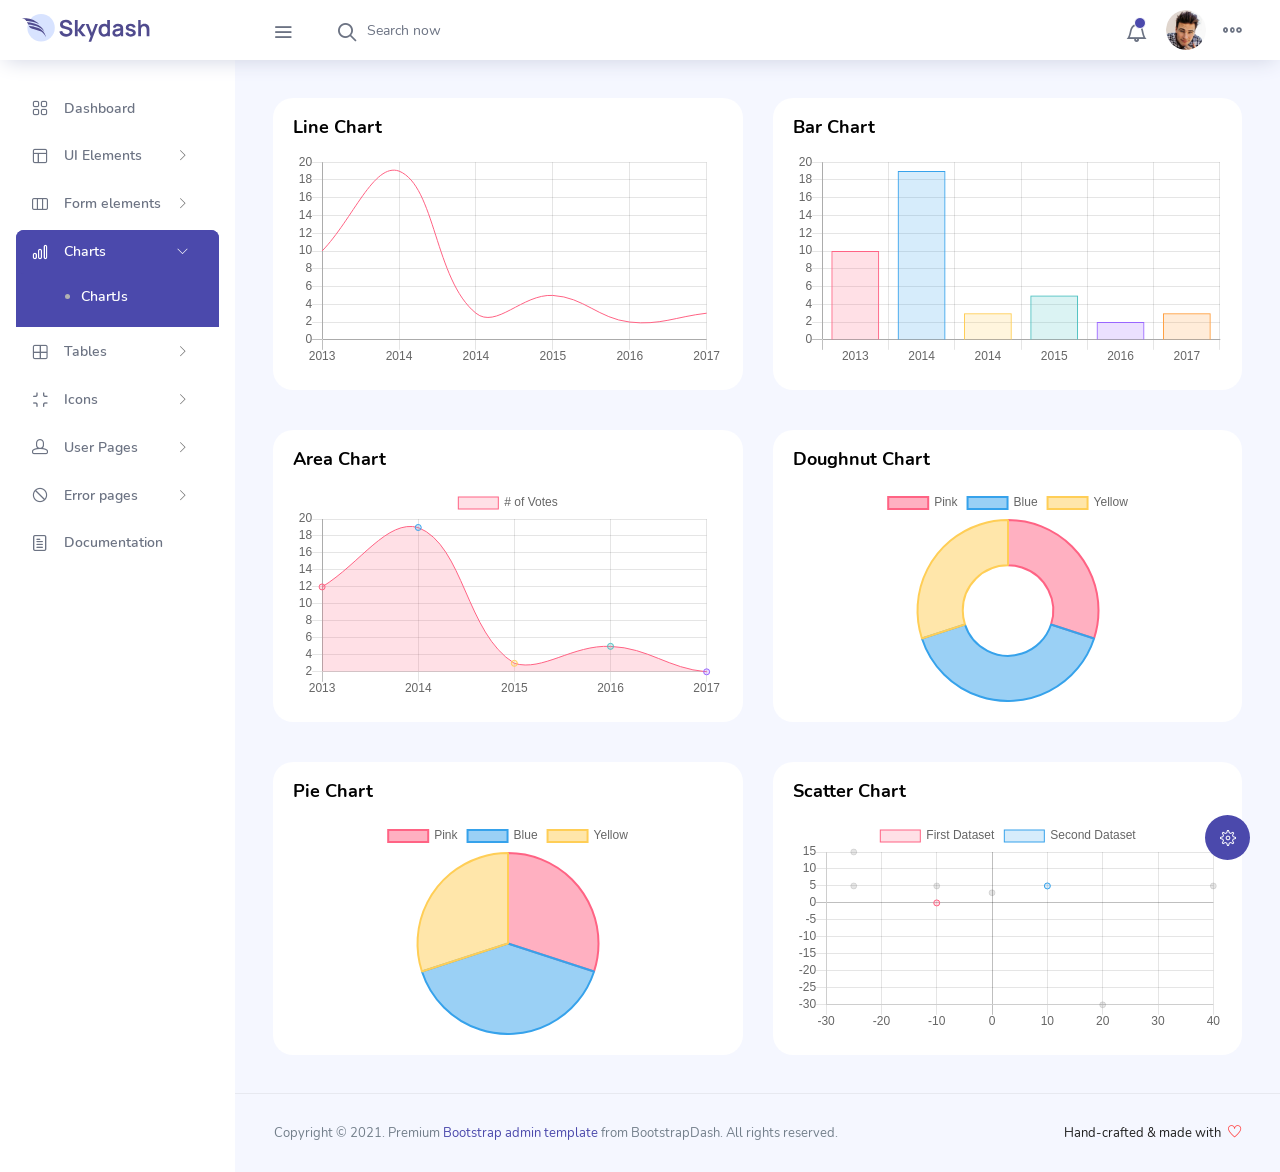
<file: pages/charts/chartjs.html>
<!DOCTYPE html>
<html lang="en">

<head>
  <!-- Required meta tags -->
  <meta charset="utf-8">
  <meta name="viewport" content="width=device-width, initial-scale=1, shrink-to-fit=no">
  <title>Skydash Admin</title>
  <!-- plugins:css -->
  <link rel="stylesheet" href="../../vendors/feather/feather.css">
  <link rel="stylesheet" href="../../vendors/ti-icons/css/themify-icons.css">
  <link rel="stylesheet" href="../../vendors/css/vendor.bundle.base.css">
  <!-- endinject -->
  <!-- Plugin css for this page -->
  <!-- End plugin css for this page -->
  <!-- inject:css -->
  <link rel="stylesheet" href="../../css/vertical-layout-light/style.css">
  <!-- endinject -->
  <link rel="shortcut icon" href="../../images/favicon.png" />
</head>

<body>
  <div class="container-scroller">
    <!-- partial:../../partials/_navbar.html -->
    <nav class="navbar col-lg-12 col-12 p-0 fixed-top d-flex flex-row">
      <div class="text-center navbar-brand-wrapper d-flex align-items-center justify-content-center">
        <a class="navbar-brand brand-logo mr-5" href="../../index.html"><img src="../../images/logo.svg" class="mr-2" alt="logo"/></a>
        <a class="navbar-brand brand-logo-mini" href="../../index.html"><img src="../../images/logo-mini.svg" alt="logo"/></a>
      </div>
      <div class="navbar-menu-wrapper d-flex align-items-center justify-content-end">
        <button class="navbar-toggler navbar-toggler align-self-center" type="button" data-toggle="minimize">
          <span class="icon-menu"></span>
        </button>
        <ul class="navbar-nav mr-lg-2">
          <li class="nav-item nav-search d-none d-lg-block">
            <div class="input-group">
              <div class="input-group-prepend hover-cursor" id="navbar-search-icon">
                <span class="input-group-text" id="search">
                  <i class="icon-search"></i>
                </span>
              </div>
              <input type="text" class="form-control" id="navbar-search-input" placeholder="Search now" aria-label="search" aria-describedby="search">
            </div>
          </li>
        </ul>
        <ul class="navbar-nav navbar-nav-right">
          <li class="nav-item dropdown">
            <a class="nav-link count-indicator dropdown-toggle" id="notificationDropdown" href="#" data-toggle="dropdown">
              <i class="icon-bell mx-0"></i>
              <span class="count"></span>
            </a>
            <div class="dropdown-menu dropdown-menu-right navbar-dropdown preview-list" aria-labelledby="notificationDropdown">
              <p class="mb-0 font-weight-normal float-left dropdown-header">Notifications</p>
              <a class="dropdown-item preview-item">
                <div class="preview-thumbnail">
                  <div class="preview-icon bg-success">
                    <i class="ti-info-alt mx-0"></i>
                  </div>
                </div>
                <div class="preview-item-content">
                  <h6 class="preview-subject font-weight-normal">Application Error</h6>
                  <p class="font-weight-light small-text mb-0 text-muted">
                    Just now
                  </p>
                </div>
              </a>
              <a class="dropdown-item preview-item">
                <div class="preview-thumbnail">
                  <div class="preview-icon bg-warning">
                    <i class="ti-settings mx-0"></i>
                  </div>
                </div>
                <div class="preview-item-content">
                  <h6 class="preview-subject font-weight-normal">Settings</h6>
                  <p class="font-weight-light small-text mb-0 text-muted">
                    Private message
                  </p>
                </div>
              </a>
              <a class="dropdown-item preview-item">
                <div class="preview-thumbnail">
                  <div class="preview-icon bg-info">
                    <i class="ti-user mx-0"></i>
                  </div>
                </div>
                <div class="preview-item-content">
                  <h6 class="preview-subject font-weight-normal">New user registration</h6>
                  <p class="font-weight-light small-text mb-0 text-muted">
                    2 days ago
                  </p>
                </div>
              </a>
            </div>
          </li>
          <li class="nav-item nav-profile dropdown">
            <a class="nav-link dropdown-toggle" href="#" data-toggle="dropdown" id="profileDropdown">
              <img src="../../images/faces/face28.jpg" alt="profile"/>
            </a>
            <div class="dropdown-menu dropdown-menu-right navbar-dropdown" aria-labelledby="profileDropdown">
              <a class="dropdown-item">
                <i class="ti-settings text-primary"></i>
                Settings
              </a>
              <a class="dropdown-item">
                <i class="ti-power-off text-primary"></i>
                Logout
              </a>
            </div>
          </li>
          <li class="nav-item nav-settings d-none d-lg-flex">
            <a class="nav-link" href="#">
              <i class="icon-ellipsis"></i>
            </a>
          </li>
        </ul>
        <button class="navbar-toggler navbar-toggler-right d-lg-none align-self-center" type="button" data-toggle="offcanvas">
          <span class="icon-menu"></span>
        </button>
      </div>
    </nav>
    <!-- partial -->
    <div class="container-fluid page-body-wrapper">
      <!-- partial:../../partials/_settings-panel.html -->
      <div class="theme-setting-wrapper">
        <div id="settings-trigger"><i class="ti-settings"></i></div>
        <div id="theme-settings" class="settings-panel">
          <i class="settings-close ti-close"></i>
          <p class="settings-heading">SIDEBAR SKINS</p>
          <div class="sidebar-bg-options selected" id="sidebar-light-theme"><div class="img-ss rounded-circle bg-light border mr-3"></div>Light</div>
          <div class="sidebar-bg-options" id="sidebar-dark-theme"><div class="img-ss rounded-circle bg-dark border mr-3"></div>Dark</div>
          <p class="settings-heading mt-2">HEADER SKINS</p>
          <div class="color-tiles mx-0 px-4">
            <div class="tiles success"></div>
            <div class="tiles warning"></div>
            <div class="tiles danger"></div>
            <div class="tiles info"></div>
            <div class="tiles dark"></div>
            <div class="tiles default"></div>
          </div>
        </div>
      </div>
      <div id="right-sidebar" class="settings-panel">
        <i class="settings-close ti-close"></i>
        <ul class="nav nav-tabs border-top" id="setting-panel" role="tablist">
          <li class="nav-item">
            <a class="nav-link active" id="todo-tab" data-toggle="tab" href="#todo-section" role="tab" aria-controls="todo-section" aria-expanded="true">TO DO LIST</a>
          </li>
          <li class="nav-item">
            <a class="nav-link" id="chats-tab" data-toggle="tab" href="#chats-section" role="tab" aria-controls="chats-section">CHATS</a>
          </li>
        </ul>
        <div class="tab-content" id="setting-content">
          <div class="tab-pane fade show active scroll-wrapper" id="todo-section" role="tabpanel" aria-labelledby="todo-section">
            <div class="add-items d-flex px-3 mb-0">
              <form class="form w-100">
                <div class="form-group d-flex">
                  <input type="text" class="form-control todo-list-input" placeholder="Add To-do">
                  <button type="submit" class="add btn btn-primary todo-list-add-btn" id="add-task">Add</button>
                </div>
              </form>
            </div>
            <div class="list-wrapper px-3">
              <ul class="d-flex flex-column-reverse todo-list">
                <li>
                  <div class="form-check">
                    <label class="form-check-label">
                      <input class="checkbox" type="checkbox">
                      Team review meeting at 3.00 PM
                    </label>
                  </div>
                  <i class="remove ti-close"></i>
                </li>
                <li>
                  <div class="form-check">
                    <label class="form-check-label">
                      <input class="checkbox" type="checkbox">
                      Prepare for presentation
                    </label>
                  </div>
                  <i class="remove ti-close"></i>
                </li>
                <li>
                  <div class="form-check">
                    <label class="form-check-label">
                      <input class="checkbox" type="checkbox">
                      Resolve all the low priority tickets due today
                    </label>
                  </div>
                  <i class="remove ti-close"></i>
                </li>
                <li class="completed">
                  <div class="form-check">
                    <label class="form-check-label">
                      <input class="checkbox" type="checkbox" checked>
                      Schedule meeting for next week
                    </label>
                  </div>
                  <i class="remove ti-close"></i>
                </li>
                <li class="completed">
                  <div class="form-check">
                    <label class="form-check-label">
                      <input class="checkbox" type="checkbox" checked>
                      Project review
                    </label>
                  </div>
                  <i class="remove ti-close"></i>
                </li>
              </ul>
            </div>
            <h4 class="px-3 text-muted mt-5 font-weight-light mb-0">Events</h4>
            <div class="events pt-4 px-3">
              <div class="wrapper d-flex mb-2">
                <i class="ti-control-record text-primary mr-2"></i>
                <span>Feb 11 2018</span>
              </div>
              <p class="mb-0 font-weight-thin text-gray">Creating component page build a js</p>
              <p class="text-gray mb-0">The total number of sessions</p>
            </div>
            <div class="events pt-4 px-3">
              <div class="wrapper d-flex mb-2">
                <i class="ti-control-record text-primary mr-2"></i>
                <span>Feb 7 2018</span>
              </div>
              <p class="mb-0 font-weight-thin text-gray">Meeting with Alisa</p>
              <p class="text-gray mb-0 ">Call Sarah Graves</p>
            </div>
          </div>
          <!-- To do section tab ends -->
          <div class="tab-pane fade" id="chats-section" role="tabpanel" aria-labelledby="chats-section">
            <div class="d-flex align-items-center justify-content-between border-bottom">
              <p class="settings-heading border-top-0 mb-3 pl-3 pt-0 border-bottom-0 pb-0">Friends</p>
              <small class="settings-heading border-top-0 mb-3 pt-0 border-bottom-0 pb-0 pr-3 font-weight-normal">See All</small>
            </div>
            <ul class="chat-list">
              <li class="list active">
                <div class="profile"><img src="../../images/faces/face1.jpg" alt="image"><span class="online"></span></div>
                <div class="info">
                  <p>Thomas Douglas</p>
                  <p>Available</p>
                </div>
                <small class="text-muted my-auto">19 min</small>
              </li>
              <li class="list">
                <div class="profile"><img src="../../images/faces/face2.jpg" alt="image"><span class="offline"></span></div>
                <div class="info">
                  <div class="wrapper d-flex">
                    <p>Catherine</p>
                  </div>
                  <p>Away</p>
                </div>
                <div class="badge badge-success badge-pill my-auto mx-2">4</div>
                <small class="text-muted my-auto">23 min</small>
              </li>
              <li class="list">
                <div class="profile"><img src="../../images/faces/face3.jpg" alt="image"><span class="online"></span></div>
                <div class="info">
                  <p>Daniel Russell</p>
                  <p>Available</p>
                </div>
                <small class="text-muted my-auto">14 min</small>
              </li>
              <li class="list">
                <div class="profile"><img src="../../images/faces/face4.jpg" alt="image"><span class="offline"></span></div>
                <div class="info">
                  <p>James Richardson</p>
                  <p>Away</p>
                </div>
                <small class="text-muted my-auto">2 min</small>
              </li>
              <li class="list">
                <div class="profile"><img src="../../images/faces/face5.jpg" alt="image"><span class="online"></span></div>
                <div class="info">
                  <p>Madeline Kennedy</p>
                  <p>Available</p>
                </div>
                <small class="text-muted my-auto">5 min</small>
              </li>
              <li class="list">
                <div class="profile"><img src="../../images/faces/face6.jpg" alt="image"><span class="online"></span></div>
                <div class="info">
                  <p>Sarah Graves</p>
                  <p>Available</p>
                </div>
                <small class="text-muted my-auto">47 min</small>
              </li>
            </ul>
          </div>
          <!-- chat tab ends -->
        </div>
      </div>
      <!-- partial -->
      <!-- partial:../../partials/_sidebar.html -->
      <nav class="sidebar sidebar-offcanvas" id="sidebar">
        <ul class="nav">
          <li class="nav-item">
            <a class="nav-link" href="../../index.html">
              <i class="icon-grid menu-icon"></i>
              <span class="menu-title">Dashboard</span>
            </a>
          </li>
          <li class="nav-item">
            <a class="nav-link" data-toggle="collapse" href="#ui-basic" aria-expanded="false" aria-controls="ui-basic">
              <i class="icon-layout menu-icon"></i>
              <span class="menu-title">UI Elements</span>
              <i class="menu-arrow"></i>
            </a>
            <div class="collapse" id="ui-basic">
              <ul class="nav flex-column sub-menu">
                <li class="nav-item"> <a class="nav-link" href="../../pages/ui-features/buttons.html">Buttons</a></li>
                <li class="nav-item"> <a class="nav-link" href="../../pages/ui-features/dropdowns.html">Dropdowns</a></li>
                <li class="nav-item"> <a class="nav-link" href="../../pages/ui-features/typography.html">Typography</a></li>
              </ul>
            </div>
          </li>
          <li class="nav-item">
            <a class="nav-link" data-toggle="collapse" href="#form-elements" aria-expanded="false" aria-controls="form-elements">
              <i class="icon-columns menu-icon"></i>
              <span class="menu-title">Form elements</span>
              <i class="menu-arrow"></i>
            </a>
            <div class="collapse" id="form-elements">
              <ul class="nav flex-column sub-menu">
                <li class="nav-item"><a class="nav-link" href="../../pages/forms/basic_elements.html">Basic Elements</a></li>
              </ul>
            </div>
          </li>
          <li class="nav-item">
            <a class="nav-link" data-toggle="collapse" href="#charts" aria-expanded="false" aria-controls="charts">
              <i class="icon-bar-graph menu-icon"></i>
              <span class="menu-title">Charts</span>
              <i class="menu-arrow"></i>
            </a>
            <div class="collapse" id="charts">
              <ul class="nav flex-column sub-menu">
                <li class="nav-item"> <a class="nav-link" href="../../pages/charts/chartjs.html">ChartJs</a></li>
              </ul>
            </div>
          </li>
          <li class="nav-item">
            <a class="nav-link" data-toggle="collapse" href="#tables" aria-expanded="false" aria-controls="tables">
              <i class="icon-grid-2 menu-icon"></i>
              <span class="menu-title">Tables</span>
              <i class="menu-arrow"></i>
            </a>
            <div class="collapse" id="tables">
              <ul class="nav flex-column sub-menu">
                <li class="nav-item"> <a class="nav-link" href="../../pages/tables/basic-table.html">Basic table</a></li>
              </ul>
            </div>
          </li>
          <li class="nav-item">
            <a class="nav-link" data-toggle="collapse" href="#icons" aria-expanded="false" aria-controls="icons">
              <i class="icon-contract menu-icon"></i>
              <span class="menu-title">Icons</span>
              <i class="menu-arrow"></i>
            </a>
            <div class="collapse" id="icons">
              <ul class="nav flex-column sub-menu">
                <li class="nav-item"> <a class="nav-link" href="../../pages/icons/mdi.html">Mdi icons</a></li>
              </ul>
            </div>
          </li>
          <li class="nav-item">
            <a class="nav-link" data-toggle="collapse" href="#auth" aria-expanded="false" aria-controls="auth">
              <i class="icon-head menu-icon"></i>
              <span class="menu-title">User Pages</span>
              <i class="menu-arrow"></i>
            </a>
            <div class="collapse" id="auth">
              <ul class="nav flex-column sub-menu">
                <li class="nav-item"> <a class="nav-link" href="../../pages/samples/login.html"> Login </a></li>
                <li class="nav-item"> <a class="nav-link" href="../../pages/samples/register.html"> Register </a></li>
              </ul>
            </div>
          </li>
          <li class="nav-item">
            <a class="nav-link" data-toggle="collapse" href="#error" aria-expanded="false" aria-controls="error">
              <i class="icon-ban menu-icon"></i>
              <span class="menu-title">Error pages</span>
              <i class="menu-arrow"></i>
            </a>
            <div class="collapse" id="error">
              <ul class="nav flex-column sub-menu">
                <li class="nav-item"> <a class="nav-link" href="../../pages/samples/error-404.html"> 404 </a></li>
                <li class="nav-item"> <a class="nav-link" href="../../pages/samples/error-500.html"> 500 </a></li>
              </ul>
            </div>
          </li>
          <li class="nav-item">
            <a class="nav-link" href="../../pages/documentation/documentation.html">
              <i class="icon-paper menu-icon"></i>
              <span class="menu-title">Documentation</span>
            </a>
          </li>
        </ul>
      </nav>
      <!-- partial -->
      <div class="main-panel">
        <div class="content-wrapper">
          <div class="row">
            <div class="col-lg-6 grid-margin stretch-card">
              <div class="card">
                <div class="card-body">
                  <h4 class="card-title">Line chart</h4>
                  <canvas id="lineChart"></canvas>
                </div>
              </div>
            </div>
            <div class="col-lg-6 grid-margin stretch-card">
              <div class="card">
                <div class="card-body">
                  <h4 class="card-title">Bar chart</h4>
                  <canvas id="barChart"></canvas>
                </div>
              </div>
            </div>
          </div>
          <div class="row">
            <div class="col-lg-6 grid-margin stretch-card">
              <div class="card">
                <div class="card-body">
                  <h4 class="card-title">Area chart</h4>
                  <canvas id="areaChart"></canvas>
                </div>
              </div>
            </div>
            <div class="col-lg-6 grid-margin stretch-card">
              <div class="card">
                <div class="card-body">
                  <h4 class="card-title">Doughnut chart</h4>
                  <canvas id="doughnutChart"></canvas>
                </div>
              </div>
            </div>
          </div>
          <div class="row">
            <div class="col-lg-6 grid-margin grid-margin-lg-0 stretch-card">
              <div class="card">
                <div class="card-body">
                  <h4 class="card-title">Pie chart</h4>
                  <canvas id="pieChart"></canvas>
                </div>
              </div>
            </div>
            <div class="col-lg-6 grid-margin grid-margin-lg-0 stretch-card">
              <div class="card">
                <div class="card-body">
                  <h4 class="card-title">Scatter chart</h4>
                  <canvas id="scatterChart"></canvas>
                </div>
              </div>
            </div>
          </div>
        </div>
        <!-- content-wrapper ends -->
        <!-- partial:../../partials/_footer.html -->
        <footer class="footer">
          <div class="d-sm-flex justify-content-center justify-content-sm-between">
            <span class="text-muted text-center text-sm-left d-block d-sm-inline-block">Copyright © 2021.  Premium <a href="https://www.bootstrapdash.com/" target="_blank">Bootstrap admin template</a> from BootstrapDash. All rights reserved.</span>
            <span class="float-none float-sm-right d-block mt-1 mt-sm-0 text-center">Hand-crafted & made with <i class="ti-heart text-danger ml-1"></i></span>
          </div>
        </footer>
        <!-- partial -->
      </div>
      <!-- main-panel ends -->
    </div>
    <!-- page-body-wrapper ends -->
  </div>
  <!-- container-scroller -->
  <!-- plugins:js -->
  <script src="../../vendors/js/vendor.bundle.base.js"></script>
  <!-- endinject -->
  <!-- Plugin js for this page -->
  <script src="../../vendors/chart.js/Chart.min.js"></script>
  <!-- End plugin js for this page -->
  <!-- inject:js -->
  <script src="../../js/off-canvas.js"></script>
  <script src="../../js/hoverable-collapse.js"></script>
  <script src="../../js/template.js"></script>
  <script src="../../js/settings.js"></script>
  <script src="../../js/todolist.js"></script>
  <!-- endinject -->
  <!-- Custom js for this page-->
  <script src="../../js/chart.js"></script>
  <!-- End custom js for this page-->
</body>

</html>
</file>
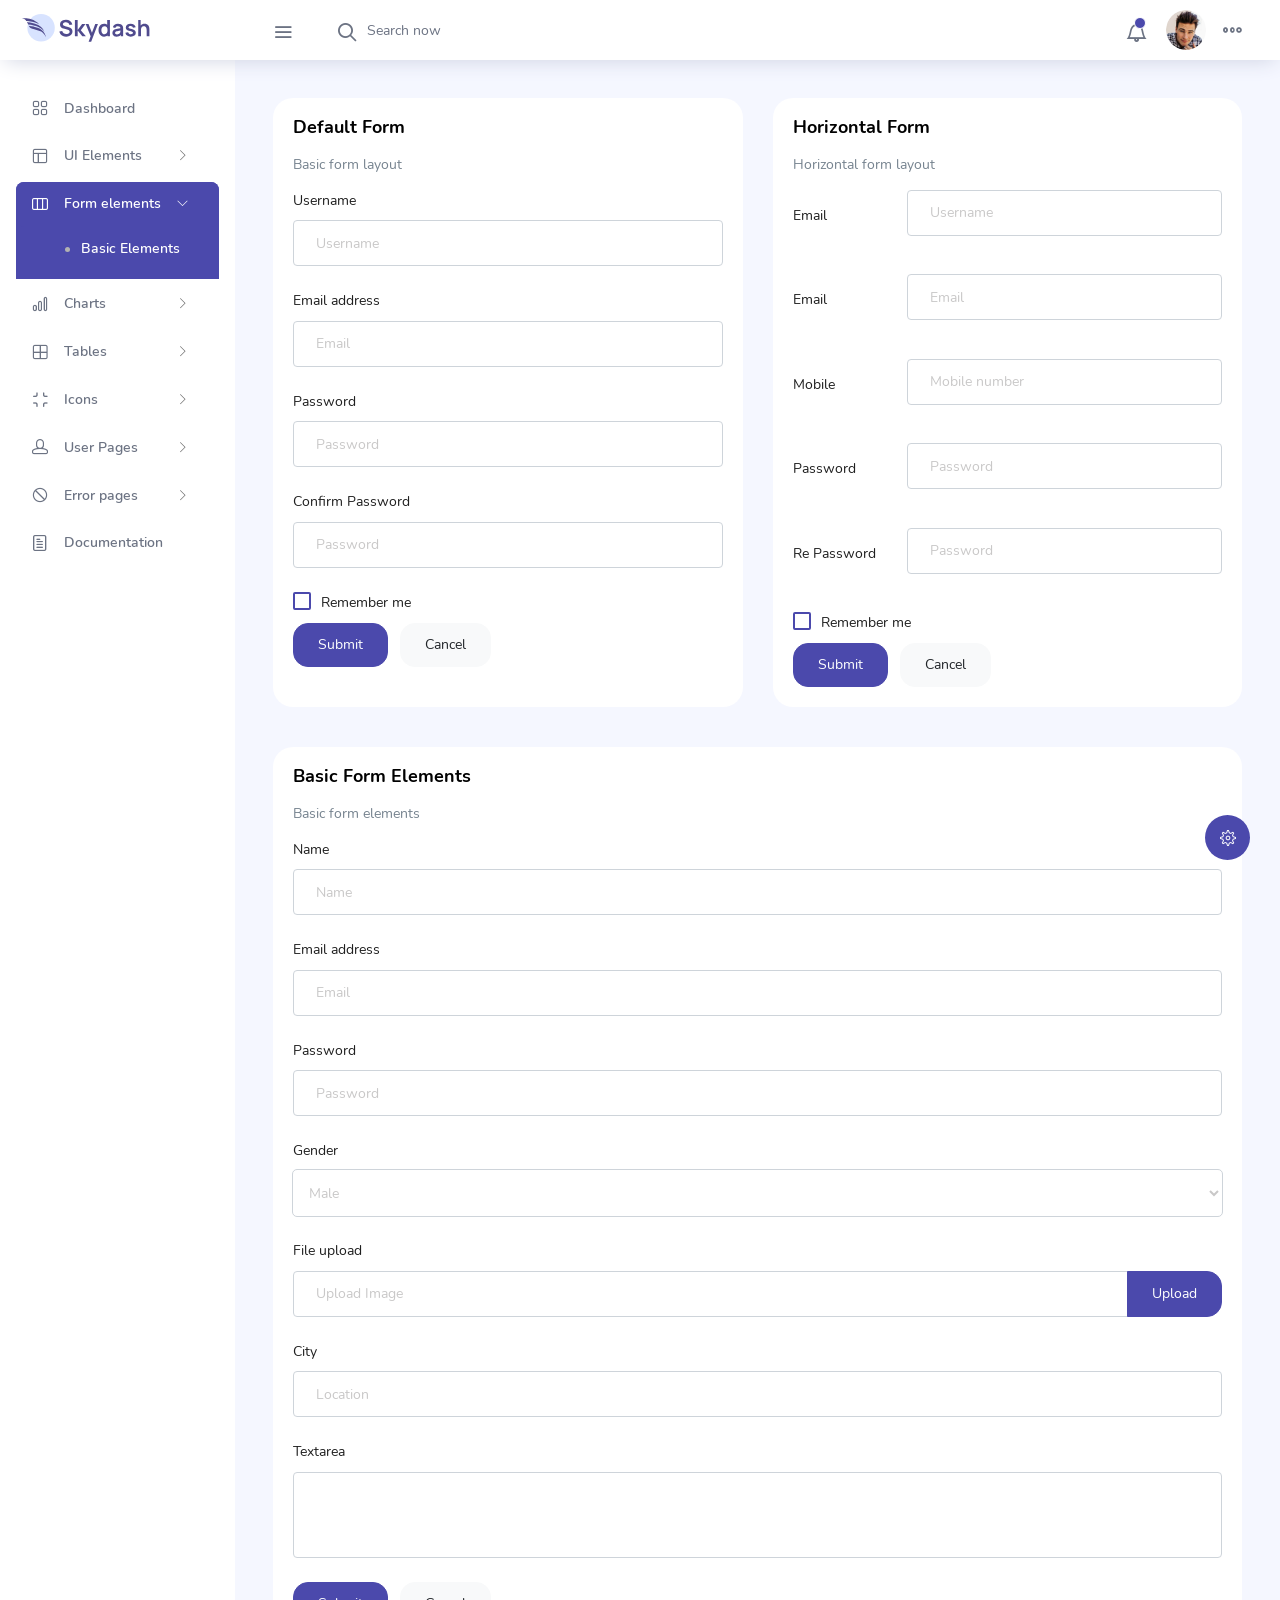
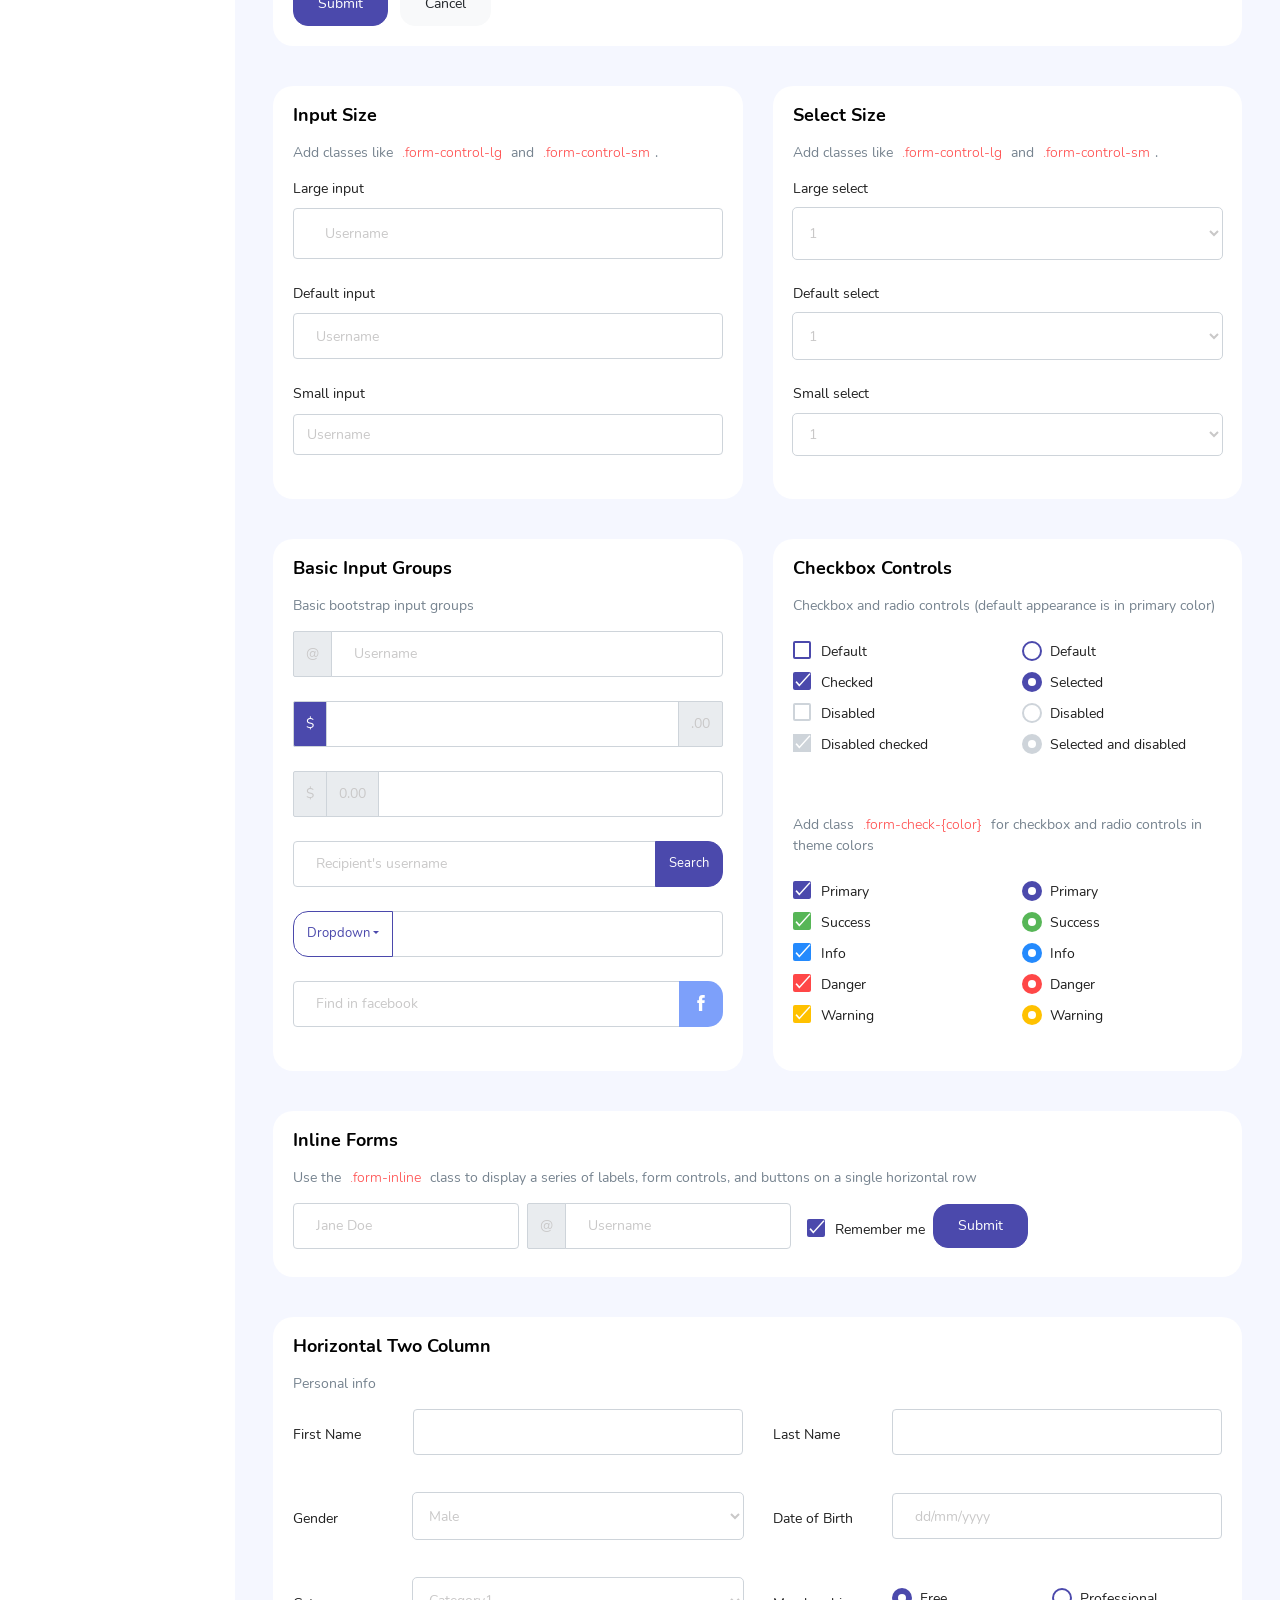
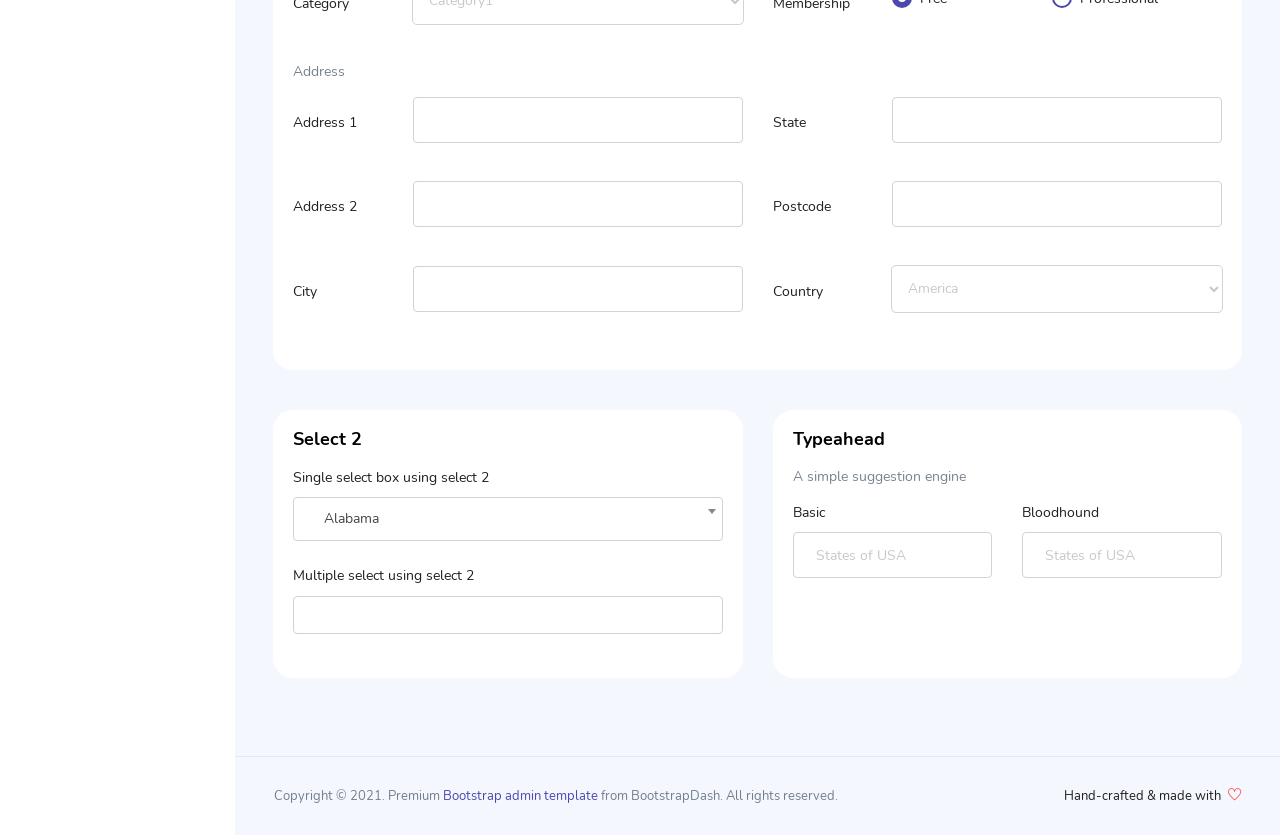
<file: pages/forms/basic_elements.html>
<!DOCTYPE html>
<html lang="en">

<head>
  <!-- Required meta tags -->
  <meta charset="utf-8">
  <meta name="viewport" content="width=device-width, initial-scale=1, shrink-to-fit=no">
  <title>Skydash Admin</title>
  <!-- plugins:css -->
  <link rel="stylesheet" href="../../vendors/feather/feather.css">
  <link rel="stylesheet" href="../../vendors/ti-icons/css/themify-icons.css">
  <link rel="stylesheet" href="../../vendors/css/vendor.bundle.base.css">
  <!-- endinject -->
  <!-- Plugin css for this page -->
  <link rel="stylesheet" href="../../vendors/select2/select2.min.css">
  <link rel="stylesheet" href="../../vendors/select2-bootstrap-theme/select2-bootstrap.min.css">
  <!-- End plugin css for this page -->
  <!-- inject:css -->
  <link rel="stylesheet" href="../../css/vertical-layout-light/style.css">
  <!-- endinject -->
  <link rel="shortcut icon" href="../../images/favicon.png" />
</head>

<body>
  <div class="container-scroller">
    <!-- partial:../../partials/_navbar.html -->
    <nav class="navbar col-lg-12 col-12 p-0 fixed-top d-flex flex-row">
      <div class="text-center navbar-brand-wrapper d-flex align-items-center justify-content-center">
        <a class="navbar-brand brand-logo mr-5" href="../../index.html"><img src="../../images/logo.svg" class="mr-2" alt="logo"/></a>
        <a class="navbar-brand brand-logo-mini" href="../../index.html"><img src="../../images/logo-mini.svg" alt="logo"/></a>
      </div>
      <div class="navbar-menu-wrapper d-flex align-items-center justify-content-end">
        <button class="navbar-toggler navbar-toggler align-self-center" type="button" data-toggle="minimize">
          <span class="icon-menu"></span>
        </button>
        <ul class="navbar-nav mr-lg-2">
          <li class="nav-item nav-search d-none d-lg-block">
            <div class="input-group">
              <div class="input-group-prepend hover-cursor" id="navbar-search-icon">
                <span class="input-group-text" id="search">
                  <i class="icon-search"></i>
                </span>
              </div>
              <input type="text" class="form-control" id="navbar-search-input" placeholder="Search now" aria-label="search" aria-describedby="search">
            </div>
          </li>
        </ul>
        <ul class="navbar-nav navbar-nav-right">
          <li class="nav-item dropdown">
            <a class="nav-link count-indicator dropdown-toggle" id="notificationDropdown" href="#" data-toggle="dropdown">
              <i class="icon-bell mx-0"></i>
              <span class="count"></span>
            </a>
            <div class="dropdown-menu dropdown-menu-right navbar-dropdown preview-list" aria-labelledby="notificationDropdown">
              <p class="mb-0 font-weight-normal float-left dropdown-header">Notifications</p>
              <a class="dropdown-item preview-item">
                <div class="preview-thumbnail">
                  <div class="preview-icon bg-success">
                    <i class="ti-info-alt mx-0"></i>
                  </div>
                </div>
                <div class="preview-item-content">
                  <h6 class="preview-subject font-weight-normal">Application Error</h6>
                  <p class="font-weight-light small-text mb-0 text-muted">
                    Just now
                  </p>
                </div>
              </a>
              <a class="dropdown-item preview-item">
                <div class="preview-thumbnail">
                  <div class="preview-icon bg-warning">
                    <i class="ti-settings mx-0"></i>
                  </div>
                </div>
                <div class="preview-item-content">
                  <h6 class="preview-subject font-weight-normal">Settings</h6>
                  <p class="font-weight-light small-text mb-0 text-muted">
                    Private message
                  </p>
                </div>
              </a>
              <a class="dropdown-item preview-item">
                <div class="preview-thumbnail">
                  <div class="preview-icon bg-info">
                    <i class="ti-user mx-0"></i>
                  </div>
                </div>
                <div class="preview-item-content">
                  <h6 class="preview-subject font-weight-normal">New user registration</h6>
                  <p class="font-weight-light small-text mb-0 text-muted">
                    2 days ago
                  </p>
                </div>
              </a>
            </div>
          </li>
          <li class="nav-item nav-profile dropdown">
            <a class="nav-link dropdown-toggle" href="#" data-toggle="dropdown" id="profileDropdown">
              <img src="../../images/faces/face28.jpg" alt="profile"/>
            </a>
            <div class="dropdown-menu dropdown-menu-right navbar-dropdown" aria-labelledby="profileDropdown">
              <a class="dropdown-item">
                <i class="ti-settings text-primary"></i>
                Settings
              </a>
              <a class="dropdown-item">
                <i class="ti-power-off text-primary"></i>
                Logout
              </a>
            </div>
          </li>
          <li class="nav-item nav-settings d-none d-lg-flex">
            <a class="nav-link" href="#">
              <i class="icon-ellipsis"></i>
            </a>
          </li>
        </ul>
        <button class="navbar-toggler navbar-toggler-right d-lg-none align-self-center" type="button" data-toggle="offcanvas">
          <span class="icon-menu"></span>
        </button>
      </div>
    </nav>
    <!-- partial -->
    <div class="container-fluid page-body-wrapper">
      <!-- partial:../../partials/_settings-panel.html -->
      <div class="theme-setting-wrapper">
        <div id="settings-trigger"><i class="ti-settings"></i></div>
        <div id="theme-settings" class="settings-panel">
          <i class="settings-close ti-close"></i>
          <p class="settings-heading">SIDEBAR SKINS</p>
          <div class="sidebar-bg-options selected" id="sidebar-light-theme"><div class="img-ss rounded-circle bg-light border mr-3"></div>Light</div>
          <div class="sidebar-bg-options" id="sidebar-dark-theme"><div class="img-ss rounded-circle bg-dark border mr-3"></div>Dark</div>
          <p class="settings-heading mt-2">HEADER SKINS</p>
          <div class="color-tiles mx-0 px-4">
            <div class="tiles success"></div>
            <div class="tiles warning"></div>
            <div class="tiles danger"></div>
            <div class="tiles info"></div>
            <div class="tiles dark"></div>
            <div class="tiles default"></div>
          </div>
        </div>
      </div>
      <div id="right-sidebar" class="settings-panel">
        <i class="settings-close ti-close"></i>
        <ul class="nav nav-tabs border-top" id="setting-panel" role="tablist">
          <li class="nav-item">
            <a class="nav-link active" id="todo-tab" data-toggle="tab" href="#todo-section" role="tab" aria-controls="todo-section" aria-expanded="true">TO DO LIST</a>
          </li>
          <li class="nav-item">
            <a class="nav-link" id="chats-tab" data-toggle="tab" href="#chats-section" role="tab" aria-controls="chats-section">CHATS</a>
          </li>
        </ul>
        <div class="tab-content" id="setting-content">
          <div class="tab-pane fade show active scroll-wrapper" id="todo-section" role="tabpanel" aria-labelledby="todo-section">
            <div class="add-items d-flex px-3 mb-0">
              <form class="form w-100">
                <div class="form-group d-flex">
                  <input type="text" class="form-control todo-list-input" placeholder="Add To-do">
                  <button type="submit" class="add btn btn-primary todo-list-add-btn" id="add-task">Add</button>
                </div>
              </form>
            </div>
            <div class="list-wrapper px-3">
              <ul class="d-flex flex-column-reverse todo-list">
                <li>
                  <div class="form-check">
                    <label class="form-check-label">
                      <input class="checkbox" type="checkbox">
                      Team review meeting at 3.00 PM
                    </label>
                  </div>
                  <i class="remove ti-close"></i>
                </li>
                <li>
                  <div class="form-check">
                    <label class="form-check-label">
                      <input class="checkbox" type="checkbox">
                      Prepare for presentation
                    </label>
                  </div>
                  <i class="remove ti-close"></i>
                </li>
                <li>
                  <div class="form-check">
                    <label class="form-check-label">
                      <input class="checkbox" type="checkbox">
                      Resolve all the low priority tickets due today
                    </label>
                  </div>
                  <i class="remove ti-close"></i>
                </li>
                <li class="completed">
                  <div class="form-check">
                    <label class="form-check-label">
                      <input class="checkbox" type="checkbox" checked>
                      Schedule meeting for next week
                    </label>
                  </div>
                  <i class="remove ti-close"></i>
                </li>
                <li class="completed">
                  <div class="form-check">
                    <label class="form-check-label">
                      <input class="checkbox" type="checkbox" checked>
                      Project review
                    </label>
                  </div>
                  <i class="remove ti-close"></i>
                </li>
              </ul>
            </div>
            <h4 class="px-3 text-muted mt-5 font-weight-light mb-0">Events</h4>
            <div class="events pt-4 px-3">
              <div class="wrapper d-flex mb-2">
                <i class="ti-control-record text-primary mr-2"></i>
                <span>Feb 11 2018</span>
              </div>
              <p class="mb-0 font-weight-thin text-gray">Creating component page build a js</p>
              <p class="text-gray mb-0">The total number of sessions</p>
            </div>
            <div class="events pt-4 px-3">
              <div class="wrapper d-flex mb-2">
                <i class="ti-control-record text-primary mr-2"></i>
                <span>Feb 7 2018</span>
              </div>
              <p class="mb-0 font-weight-thin text-gray">Meeting with Alisa</p>
              <p class="text-gray mb-0 ">Call Sarah Graves</p>
            </div>
          </div>
          <!-- To do section tab ends -->
          <div class="tab-pane fade" id="chats-section" role="tabpanel" aria-labelledby="chats-section">
            <div class="d-flex align-items-center justify-content-between border-bottom">
              <p class="settings-heading border-top-0 mb-3 pl-3 pt-0 border-bottom-0 pb-0">Friends</p>
              <small class="settings-heading border-top-0 mb-3 pt-0 border-bottom-0 pb-0 pr-3 font-weight-normal">See All</small>
            </div>
            <ul class="chat-list">
              <li class="list active">
                <div class="profile"><img src="../../images/faces/face1.jpg" alt="image"><span class="online"></span></div>
                <div class="info">
                  <p>Thomas Douglas</p>
                  <p>Available</p>
                </div>
                <small class="text-muted my-auto">19 min</small>
              </li>
              <li class="list">
                <div class="profile"><img src="../../images/faces/face2.jpg" alt="image"><span class="offline"></span></div>
                <div class="info">
                  <div class="wrapper d-flex">
                    <p>Catherine</p>
                  </div>
                  <p>Away</p>
                </div>
                <div class="badge badge-success badge-pill my-auto mx-2">4</div>
                <small class="text-muted my-auto">23 min</small>
              </li>
              <li class="list">
                <div class="profile"><img src="../../images/faces/face3.jpg" alt="image"><span class="online"></span></div>
                <div class="info">
                  <p>Daniel Russell</p>
                  <p>Available</p>
                </div>
                <small class="text-muted my-auto">14 min</small>
              </li>
              <li class="list">
                <div class="profile"><img src="../../images/faces/face4.jpg" alt="image"><span class="offline"></span></div>
                <div class="info">
                  <p>James Richardson</p>
                  <p>Away</p>
                </div>
                <small class="text-muted my-auto">2 min</small>
              </li>
              <li class="list">
                <div class="profile"><img src="../../images/faces/face5.jpg" alt="image"><span class="online"></span></div>
                <div class="info">
                  <p>Madeline Kennedy</p>
                  <p>Available</p>
                </div>
                <small class="text-muted my-auto">5 min</small>
              </li>
              <li class="list">
                <div class="profile"><img src="../../images/faces/face6.jpg" alt="image"><span class="online"></span></div>
                <div class="info">
                  <p>Sarah Graves</p>
                  <p>Available</p>
                </div>
                <small class="text-muted my-auto">47 min</small>
              </li>
            </ul>
          </div>
          <!-- chat tab ends -->
        </div>
      </div>
      <!-- partial -->
      <!-- partial:../../partials/_sidebar.html -->
      <nav class="sidebar sidebar-offcanvas" id="sidebar">
        <ul class="nav">
          <li class="nav-item">
            <a class="nav-link" href="../../index.html">
              <i class="icon-grid menu-icon"></i>
              <span class="menu-title">Dashboard</span>
            </a>
          </li>
          <li class="nav-item">
            <a class="nav-link" data-toggle="collapse" href="#ui-basic" aria-expanded="false" aria-controls="ui-basic">
              <i class="icon-layout menu-icon"></i>
              <span class="menu-title">UI Elements</span>
              <i class="menu-arrow"></i>
            </a>
            <div class="collapse" id="ui-basic">
              <ul class="nav flex-column sub-menu">
                <li class="nav-item"> <a class="nav-link" href="../../pages/ui-features/buttons.html">Buttons</a></li>
                <li class="nav-item"> <a class="nav-link" href="../../pages/ui-features/dropdowns.html">Dropdowns</a></li>
                <li class="nav-item"> <a class="nav-link" href="../../pages/ui-features/typography.html">Typography</a></li>
              </ul>
            </div>
          </li>
          <li class="nav-item">
            <a class="nav-link" data-toggle="collapse" href="#form-elements" aria-expanded="false" aria-controls="form-elements">
              <i class="icon-columns menu-icon"></i>
              <span class="menu-title">Form elements</span>
              <i class="menu-arrow"></i>
            </a>
            <div class="collapse" id="form-elements">
              <ul class="nav flex-column sub-menu">
                <li class="nav-item"><a class="nav-link" href="../../pages/forms/basic_elements.html">Basic Elements</a></li>
              </ul>
            </div>
          </li>
          <li class="nav-item">
            <a class="nav-link" data-toggle="collapse" href="#charts" aria-expanded="false" aria-controls="charts">
              <i class="icon-bar-graph menu-icon"></i>
              <span class="menu-title">Charts</span>
              <i class="menu-arrow"></i>
            </a>
            <div class="collapse" id="charts">
              <ul class="nav flex-column sub-menu">
                <li class="nav-item"> <a class="nav-link" href="../../pages/charts/chartjs.html">ChartJs</a></li>
              </ul>
            </div>
          </li>
          <li class="nav-item">
            <a class="nav-link" data-toggle="collapse" href="#tables" aria-expanded="false" aria-controls="tables">
              <i class="icon-grid-2 menu-icon"></i>
              <span class="menu-title">Tables</span>
              <i class="menu-arrow"></i>
            </a>
            <div class="collapse" id="tables">
              <ul class="nav flex-column sub-menu">
                <li class="nav-item"> <a class="nav-link" href="../../pages/tables/basic-table.html">Basic table</a></li>
              </ul>
            </div>
          </li>
          <li class="nav-item">
            <a class="nav-link" data-toggle="collapse" href="#icons" aria-expanded="false" aria-controls="icons">
              <i class="icon-contract menu-icon"></i>
              <span class="menu-title">Icons</span>
              <i class="menu-arrow"></i>
            </a>
            <div class="collapse" id="icons">
              <ul class="nav flex-column sub-menu">
                <li class="nav-item"> <a class="nav-link" href="../../pages/icons/mdi.html">Mdi icons</a></li>
              </ul>
            </div>
          </li>
          <li class="nav-item">
            <a class="nav-link" data-toggle="collapse" href="#auth" aria-expanded="false" aria-controls="auth">
              <i class="icon-head menu-icon"></i>
              <span class="menu-title">User Pages</span>
              <i class="menu-arrow"></i>
            </a>
            <div class="collapse" id="auth">
              <ul class="nav flex-column sub-menu">
                <li class="nav-item"> <a class="nav-link" href="../../pages/samples/login.html"> Login </a></li>
                <li class="nav-item"> <a class="nav-link" href="../../pages/samples/register.html"> Register </a></li>
              </ul>
            </div>
          </li>
          <li class="nav-item">
            <a class="nav-link" data-toggle="collapse" href="#error" aria-expanded="false" aria-controls="error">
              <i class="icon-ban menu-icon"></i>
              <span class="menu-title">Error pages</span>
              <i class="menu-arrow"></i>
            </a>
            <div class="collapse" id="error">
              <ul class="nav flex-column sub-menu">
                <li class="nav-item"> <a class="nav-link" href="../../pages/samples/error-404.html"> 404 </a></li>
                <li class="nav-item"> <a class="nav-link" href="../../pages/samples/error-500.html"> 500 </a></li>
              </ul>
            </div>
          </li>
          <li class="nav-item">
            <a class="nav-link" href="../../pages/documentation/documentation.html">
              <i class="icon-paper menu-icon"></i>
              <span class="menu-title">Documentation</span>
            </a>
          </li>
        </ul>
      </nav>
      <!-- partial -->
      <div class="main-panel">        
        <div class="content-wrapper">
          <div class="row">
            <div class="col-md-6 grid-margin stretch-card">
              <div class="card">
                <div class="card-body">
                  <h4 class="card-title">Default form</h4>
                  <p class="card-description">
                    Basic form layout
                  </p>
                  <form class="forms-sample">
                    <div class="form-group">
                      <label for="exampleInputUsername1">Username</label>
                      <input type="text" class="form-control" id="exampleInputUsername1" placeholder="Username">
                    </div>
                    <div class="form-group">
                      <label for="exampleInputEmail1">Email address</label>
                      <input type="email" class="form-control" id="exampleInputEmail1" placeholder="Email">
                    </div>
                    <div class="form-group">
                      <label for="exampleInputPassword1">Password</label>
                      <input type="password" class="form-control" id="exampleInputPassword1" placeholder="Password">
                    </div>
                    <div class="form-group">
                      <label for="exampleInputConfirmPassword1">Confirm Password</label>
                      <input type="password" class="form-control" id="exampleInputConfirmPassword1" placeholder="Password">
                    </div>
                    <div class="form-check form-check-flat form-check-primary">
                      <label class="form-check-label">
                        <input type="checkbox" class="form-check-input">
                        Remember me
                      </label>
                    </div>
                    <button type="submit" class="btn btn-primary mr-2">Submit</button>
                    <button class="btn btn-light">Cancel</button>
                  </form>
                </div>
              </div>
            </div>
            <div class="col-md-6 grid-margin stretch-card">
              <div class="card">
                <div class="card-body">
                  <h4 class="card-title">Horizontal Form</h4>
                  <p class="card-description">
                    Horizontal form layout
                  </p>
                  <form class="forms-sample">
                    <div class="form-group row">
                      <label for="exampleInputUsername2" class="col-sm-3 col-form-label">Email</label>
                      <div class="col-sm-9">
                        <input type="text" class="form-control" id="exampleInputUsername2" placeholder="Username">
                      </div>
                    </div>
                    <div class="form-group row">
                      <label for="exampleInputEmail2" class="col-sm-3 col-form-label">Email</label>
                      <div class="col-sm-9">
                        <input type="email" class="form-control" id="exampleInputEmail2" placeholder="Email">
                      </div>
                    </div>
                    <div class="form-group row">
                      <label for="exampleInputMobile" class="col-sm-3 col-form-label">Mobile</label>
                      <div class="col-sm-9">
                        <input type="text" class="form-control" id="exampleInputMobile" placeholder="Mobile number">
                      </div>
                    </div>
                    <div class="form-group row">
                      <label for="exampleInputPassword2" class="col-sm-3 col-form-label">Password</label>
                      <div class="col-sm-9">
                        <input type="password" class="form-control" id="exampleInputPassword2" placeholder="Password">
                      </div>
                    </div>
                    <div class="form-group row">
                      <label for="exampleInputConfirmPassword2" class="col-sm-3 col-form-label">Re Password</label>
                      <div class="col-sm-9">
                        <input type="password" class="form-control" id="exampleInputConfirmPassword2" placeholder="Password">
                      </div>
                    </div>
                    <div class="form-check form-check-flat form-check-primary">
                      <label class="form-check-label">
                        <input type="checkbox" class="form-check-input">
                        Remember me
                      </label>
                    </div>
                    <button type="submit" class="btn btn-primary mr-2">Submit</button>
                    <button class="btn btn-light">Cancel</button>
                  </form>
                </div>
              </div>
            </div>
            <div class="col-12 grid-margin stretch-card">
              <div class="card">
                <div class="card-body">
                  <h4 class="card-title">Basic form elements</h4>
                  <p class="card-description">
                    Basic form elements
                  </p>
                  <form class="forms-sample">
                    <div class="form-group">
                      <label for="exampleInputName1">Name</label>
                      <input type="text" class="form-control" id="exampleInputName1" placeholder="Name">
                    </div>
                    <div class="form-group">
                      <label for="exampleInputEmail3">Email address</label>
                      <input type="email" class="form-control" id="exampleInputEmail3" placeholder="Email">
                    </div>
                    <div class="form-group">
                      <label for="exampleInputPassword4">Password</label>
                      <input type="password" class="form-control" id="exampleInputPassword4" placeholder="Password">
                    </div>
                    <div class="form-group">
                      <label for="exampleSelectGender">Gender</label>
                        <select class="form-control" id="exampleSelectGender">
                          <option>Male</option>
                          <option>Female</option>
                        </select>
                      </div>
                    <div class="form-group">
                      <label>File upload</label>
                      <input type="file" name="img[]" class="file-upload-default">
                      <div class="input-group col-xs-12">
                        <input type="text" class="form-control file-upload-info" disabled placeholder="Upload Image">
                        <span class="input-group-append">
                          <button class="file-upload-browse btn btn-primary" type="button">Upload</button>
                        </span>
                      </div>
                    </div>
                    <div class="form-group">
                      <label for="exampleInputCity1">City</label>
                      <input type="text" class="form-control" id="exampleInputCity1" placeholder="Location">
                    </div>
                    <div class="form-group">
                      <label for="exampleTextarea1">Textarea</label>
                      <textarea class="form-control" id="exampleTextarea1" rows="4"></textarea>
                    </div>
                    <button type="submit" class="btn btn-primary mr-2">Submit</button>
                    <button class="btn btn-light">Cancel</button>
                  </form>
                </div>
              </div>
            </div>
            <div class="col-md-6 grid-margin stretch-card">
              <div class="card">
                <div class="card-body">
                  <h4 class="card-title">Input size</h4>
                  <p class="card-description">
                    Add classes like <code>.form-control-lg</code> and <code>.form-control-sm</code>.
                  </p>
                  <div class="form-group">
                    <label>Large input</label>
                    <input type="text" class="form-control form-control-lg" placeholder="Username" aria-label="Username">
                  </div>
                  <div class="form-group">
                    <label>Default input</label>
                    <input type="text" class="form-control" placeholder="Username" aria-label="Username">
                  </div>
                  <div class="form-group">
                    <label>Small input</label>
                    <input type="text" class="form-control form-control-sm" placeholder="Username" aria-label="Username">
                  </div>
                </div>
              </div>
            </div>
            <div class="col-md-6 grid-margin stretch-card">
              <div class="card">
                <div class="card-body">
                  <h4 class="card-title">Select size</h4>
                  <p class="card-description">
                    Add classes like <code>.form-control-lg</code> and <code>.form-control-sm</code>.                    
                  </p>
                  <div class="form-group">
                    <label for="exampleFormControlSelect1">Large select</label>
                    <select class="form-control form-control-lg" id="exampleFormControlSelect1">
                      <option>1</option>
                      <option>2</option>
                      <option>3</option>
                      <option>4</option>
                      <option>5</option>
                    </select>
                  </div>
                  <div class="form-group">
                    <label for="exampleFormControlSelect2">Default select</label>
                    <select class="form-control" id="exampleFormControlSelect2">
                      <option>1</option>
                      <option>2</option>
                      <option>3</option>
                      <option>4</option>
                      <option>5</option>
                    </select>
                  </div>
                  <div class="form-group">
                    <label for="exampleFormControlSelect3">Small select</label>
                    <select class="form-control form-control-sm" id="exampleFormControlSelect3">
                      <option>1</option>
                      <option>2</option>
                      <option>3</option>
                      <option>4</option>
                      <option>5</option>
                    </select>
                  </div>
                </div>
              </div>
            </div>
            <div class="col-md-6 grid-margin stretch-card">
              <div class="card">
                <div class="card-body">
                  <h4 class="card-title">Basic input groups</h4>
                  <p class="card-description">
                    Basic bootstrap input groups
                  </p>
                  <div class="form-group">
                    <div class="input-group">
                      <div class="input-group-prepend">
                        <span class="input-group-text">@</span>
                      </div>
                      <input type="text" class="form-control" placeholder="Username" aria-label="Username">
                    </div>
                  </div>
                  <div class="form-group">
                    <div class="input-group">
                      <div class="input-group-prepend">
                        <span class="input-group-text bg-primary text-white">$</span>
                      </div>
                      <input type="text" class="form-control" aria-label="Amount (to the nearest dollar)">
                      <div class="input-group-append">
                        <span class="input-group-text">.00</span>
                      </div>
                    </div>
                  </div>
                  <div class="form-group">
                    <div class="input-group">
                      <div class="input-group-prepend">
                        <span class="input-group-text">$</span>
                      </div>
                      <div class="input-group-prepend">
                        <span class="input-group-text">0.00</span>
                      </div>
                      <input type="text" class="form-control" aria-label="Amount (to the nearest dollar)">
                    </div>
                  </div>
                  <div class="form-group">
                    <div class="input-group">
                      <input type="text" class="form-control" placeholder="Recipient's username" aria-label="Recipient's username">
                      <div class="input-group-append">
                        <button class="btn btn-sm btn-primary" type="button">Search</button>
                      </div>
                    </div>
                  </div>
                  <div class="form-group">
                    <div class="input-group">
                      <div class="input-group-prepend">
                        <button class="btn btn-sm btn-outline-primary dropdown-toggle" type="button" data-toggle="dropdown" aria-haspopup="true" aria-expanded="false">Dropdown</button>
                        <div class="dropdown-menu">
                          <a class="dropdown-item" href="#">Action</a>
                          <a class="dropdown-item" href="#">Another action</a>
                          <a class="dropdown-item" href="#">Something else here</a>
                          <div role="separator" class="dropdown-divider"></div>
                          <a class="dropdown-item" href="#">Separated link</a>
                        </div>
                      </div>
                      <input type="text" class="form-control" aria-label="Text input with dropdown button">
                    </div>
                  </div>
                  <div class="form-group">
                    <div class="input-group">
                      <input type="text" class="form-control" placeholder="Find in facebook" aria-label="Recipient's username">
                      <div class="input-group-append">
                        <button class="btn btn-sm btn-facebook" type="button">
                          <i class="ti-facebook"></i>
                        </button>
                      </div>
                    </div>
                  </div>
                </div>
              </div>
            </div>
            <div class="col-md-6 grid-margin stretch-card">
              <div class="card">
                <div class="card-body">
                  <h4 class="card-title">Checkbox Controls</h4>
                  <p class="card-description">Checkbox and radio controls (default appearance is in primary color)</p>
                  <form>
                    <div class="row">
                      <div class="col-md-6">
                        <div class="form-group">
                          <div class="form-check">
                            <label class="form-check-label">
                              <input type="checkbox" class="form-check-input">
                              Default
                            </label>
                          </div>
                          <div class="form-check">
                            <label class="form-check-label">
                              <input type="checkbox" class="form-check-input" checked>
                              Checked
                            </label>
                          </div>
                          <div class="form-check">
                            <label class="form-check-label">
                              <input type="checkbox" class="form-check-input" disabled>
                              Disabled
                            </label>
                          </div>
                          <div class="form-check">
                            <label class="form-check-label">
                              <input type="checkbox" class="form-check-input" disabled checked>
                              Disabled checked
                            </label>
                          </div>
                        </div>
                      </div>
                      <div class="col-md-6">
                        <div class="form-group">
                          <div class="form-check">
                            <label class="form-check-label">
                              <input type="radio" class="form-check-input" name="optionsRadios" id="optionsRadios1" value="">
                              Default
                            </label>
                          </div>
                          <div class="form-check">
                            <label class="form-check-label">
                              <input type="radio" class="form-check-input" name="optionsRadios" id="optionsRadios2" value="option2" checked>
                              Selected
                            </label>
                          </div>
                          <div class="form-check">
                            <label class="form-check-label">
                              <input type="radio" class="form-check-input" name="optionsRadios2" id="optionsRadios3" value="option3" disabled>
                              Disabled
                            </label>
                          </div>
                          <div class="form-check">
                            <label class="form-check-label">
                              <input type="radio" class="form-check-input" name="optionsRadio2" id="optionsRadios4" value="option4" disabled checked>
                              Selected and disabled
                            </label>
                          </div>
                        </div>
                      </div>
                    </div>
                  </form>
                </div>
                <div class="card-body">
                  <p class="card-description">Add class <code>.form-check-{color}</code> for checkbox and radio controls in theme colors</p>
                  <form>
                    <div class="row">
                      <div class="col-md-6">
                        <div class="form-group">
                          <div class="form-check form-check-primary">
                            <label class="form-check-label">
                              <input type="checkbox" class="form-check-input" checked>
                              Primary
                            </label>
                          </div>
                          <div class="form-check form-check-success">
                            <label class="form-check-label">
                              <input type="checkbox" class="form-check-input" checked>
                              Success
                            </label>
                          </div>
                          <div class="form-check form-check-info">
                            <label class="form-check-label">
                              <input type="checkbox" class="form-check-input" checked>
                              Info
                            </label>
                          </div>
                          <div class="form-check form-check-danger">
                            <label class="form-check-label">
                              <input type="checkbox" class="form-check-input" checked>
                              Danger
                            </label>
                          </div>
                          <div class="form-check form-check-warning">
                            <label class="form-check-label">
                              <input type="checkbox" class="form-check-input" checked>
                              Warning
                            </label>
                          </div>
                        </div>
                      </div>
                      <div class="col-md-6">
                        <div class="form-group">
                          <div class="form-check form-check-primary">
                            <label class="form-check-label">
                              <input type="radio" class="form-check-input" name="ExampleRadio1" id="ExampleRadio1" checked>
                              Primary
                            </label>
                          </div>
                          <div class="form-check form-check-success">
                            <label class="form-check-label">
                              <input type="radio" class="form-check-input" name="ExampleRadio2" id="ExampleRadio2" checked>
                              Success
                            </label>
                          </div>
                          <div class="form-check form-check-info">
                            <label class="form-check-label">
                              <input type="radio" class="form-check-input" name="ExampleRadio3" id="ExampleRadio3" checked>
                              Info
                            </label>
                          </div>
                          <div class="form-check form-check-danger">
                            <label class="form-check-label">
                              <input type="radio" class="form-check-input" name="ExampleRadio4" id="ExampleRadio4" checked>
                              Danger
                            </label>
                          </div>
                          <div class="form-check form-check-warning">
                            <label class="form-check-label">
                              <input type="radio" class="form-check-input" name="ExampleRadio5" id="ExampleRadio5" checked>
                              Warning
                            </label>
                          </div>
                        </div>
                      </div>
                    </div>
                  </form>
                </div>
              </div>
            </div>
            <div class="col-12 grid-margin stretch-card">
              <div class="card">
                <div class="card-body">
                  <h4 class="card-title">Inline forms</h4>
                  <p class="card-description">
                    Use the <code>.form-inline</code> class to display a series of labels, form controls, and buttons on a single horizontal row
                  </p>
                  <form class="form-inline">
                    <label class="sr-only" for="inlineFormInputName2">Name</label>
                    <input type="text" class="form-control mb-2 mr-sm-2" id="inlineFormInputName2" placeholder="Jane Doe">
                  
                    <label class="sr-only" for="inlineFormInputGroupUsername2">Username</label>
                    <div class="input-group mb-2 mr-sm-2">
                      <div class="input-group-prepend">
                        <div class="input-group-text">@</div>
                      </div>
                      <input type="text" class="form-control" id="inlineFormInputGroupUsername2" placeholder="Username">
                    </div>
                    <div class="form-check mx-sm-2">
                      <label class="form-check-label">
                        <input type="checkbox" class="form-check-input" checked>
                        Remember me
                      </label>
                    </div>
                    <button type="submit" class="btn btn-primary mb-2">Submit</button>
                  </form>
                </div>
              </div>
            </div>
            <div class="col-12 grid-margin">
              <div class="card">
                <div class="card-body">
                  <h4 class="card-title">Horizontal Two column</h4>
                  <form class="form-sample">
                    <p class="card-description">
                      Personal info
                    </p>
                    <div class="row">
                      <div class="col-md-6">
                        <div class="form-group row">
                          <label class="col-sm-3 col-form-label">First Name</label>
                          <div class="col-sm-9">
                            <input type="text" class="form-control" />
                          </div>
                        </div>
                      </div>
                      <div class="col-md-6">
                        <div class="form-group row">
                          <label class="col-sm-3 col-form-label">Last Name</label>
                          <div class="col-sm-9">
                            <input type="text" class="form-control" />
                          </div>
                        </div>
                      </div>
                    </div>
                    <div class="row">
                      <div class="col-md-6">
                        <div class="form-group row">
                          <label class="col-sm-3 col-form-label">Gender</label>
                          <div class="col-sm-9">
                            <select class="form-control">
                              <option>Male</option>
                              <option>Female</option>
                            </select>
                          </div>
                        </div>
                      </div>
                      <div class="col-md-6">
                        <div class="form-group row">
                          <label class="col-sm-3 col-form-label">Date of Birth</label>
                          <div class="col-sm-9">
                            <input class="form-control" placeholder="dd/mm/yyyy"/>
                          </div>
                        </div>
                      </div>
                    </div>
                    <div class="row">
                      <div class="col-md-6">
                        <div class="form-group row">
                          <label class="col-sm-3 col-form-label">Category</label>
                          <div class="col-sm-9">
                            <select class="form-control">
                              <option>Category1</option>
                              <option>Category2</option>
                              <option>Category3</option>
                              <option>Category4</option>
                            </select>
                          </div>
                        </div>
                      </div>
                      <div class="col-md-6">
                        <div class="form-group row">
                          <label class="col-sm-3 col-form-label">Membership</label>
                          <div class="col-sm-4">
                            <div class="form-check">
                              <label class="form-check-label">
                                <input type="radio" class="form-check-input" name="membershipRadios" id="membershipRadios1" value="" checked>
                                Free
                              </label>
                            </div>
                          </div>
                          <div class="col-sm-5">
                            <div class="form-check">
                              <label class="form-check-label">
                                <input type="radio" class="form-check-input" name="membershipRadios" id="membershipRadios2" value="option2">
                                Professional
                              </label>
                            </div>
                          </div>
                        </div>
                      </div>
                    </div>
                    <p class="card-description">
                      Address
                    </p>
                    <div class="row">
                      <div class="col-md-6">
                        <div class="form-group row">
                          <label class="col-sm-3 col-form-label">Address 1</label>
                          <div class="col-sm-9">
                            <input type="text" class="form-control" />
                          </div>
                        </div>
                      </div>
                      <div class="col-md-6">
                        <div class="form-group row">
                          <label class="col-sm-3 col-form-label">State</label>
                          <div class="col-sm-9">
                            <input type="text" class="form-control" />
                          </div>
                        </div>
                      </div>
                    </div>
                    <div class="row">
                      <div class="col-md-6">
                        <div class="form-group row">
                          <label class="col-sm-3 col-form-label">Address 2</label>
                          <div class="col-sm-9">
                            <input type="text" class="form-control" />
                          </div>
                        </div>
                      </div>
                      <div class="col-md-6">
                        <div class="form-group row">
                          <label class="col-sm-3 col-form-label">Postcode</label>
                          <div class="col-sm-9">
                            <input type="text" class="form-control" />
                          </div>
                        </div>
                      </div>
                    </div>
                    <div class="row">
                      <div class="col-md-6">
                        <div class="form-group row">
                          <label class="col-sm-3 col-form-label">City</label>
                          <div class="col-sm-9">
                            <input type="text" class="form-control" />
                          </div>
                        </div>
                      </div>
                      <div class="col-md-6">
                        <div class="form-group row">
                          <label class="col-sm-3 col-form-label">Country</label>
                          <div class="col-sm-9">
                            <select class="form-control">
                              <option>America</option>
                              <option>Italy</option>
                              <option>Russia</option>
                              <option>Britain</option>
                            </select>
                          </div>
                        </div>
                      </div>
                    </div>
                  </form>
                </div>
              </div>
            </div>
            <div class="col-md-6 grid-margin stretch-card">
              <div class="card">
                <div class="card-body">
                  <h4 class="card-title">Select 2</h4>
                  <div class="form-group">
                    <label>Single select box using select 2</label>
                    <select class="js-example-basic-single w-100">
                      <option value="AL">Alabama</option>
                      <option value="WY">Wyoming</option>
                      <option value="AM">America</option>
                      <option value="CA">Canada</option>
                      <option value="RU">Russia</option>
                    </select>
                  </div>
                  <div class="form-group">
                    <label>Multiple select using select 2</label>
                    <select class="js-example-basic-multiple w-100" multiple="multiple">
                      <option value="AL">Alabama</option>
                      <option value="WY">Wyoming</option>
                      <option value="AM">America</option>
                      <option value="CA">Canada</option>
                      <option value="RU">Russia</option>
                    </select>
                  </div>
                </div>
              </div>
            </div>
            <div class="col-md-6 grid-margin stretch-card">
              <div class="card">
                <div class="card-body">
                  <h4 class="card-title">Typeahead</h4>
                  <p class="card-description">
                    A simple suggestion engine
                  </p>
                  <div class="form-group row">
                    <div class="col">
                      <label>Basic</label>
                      <div id="the-basics">
                        <input class="typeahead" type="text" placeholder="States of USA">
                      </div>
                    </div>
                    <div class="col">
                      <label>Bloodhound</label>
                      <div id="bloodhound">
                        <input class="typeahead" type="text" placeholder="States of USA">
                      </div>
                    </div>
                  </div>
                </div>
              </div>
            </div>
          </div>
        </div>
        <!-- content-wrapper ends -->
        <!-- partial:../../partials/_footer.html -->
        <footer class="footer">
          <div class="d-sm-flex justify-content-center justify-content-sm-between">
            <span class="text-muted text-center text-sm-left d-block d-sm-inline-block">Copyright © 2021.  Premium <a href="https://www.bootstrapdash.com/" target="_blank">Bootstrap admin template</a> from BootstrapDash. All rights reserved.</span>
            <span class="float-none float-sm-right d-block mt-1 mt-sm-0 text-center">Hand-crafted & made with <i class="ti-heart text-danger ml-1"></i></span>
          </div>
        </footer>
        <!-- partial -->
      </div>
      <!-- main-panel ends -->
    </div>
    <!-- page-body-wrapper ends -->
  </div>
  <!-- container-scroller -->
  <!-- plugins:js -->
  <script src="../../vendors/js/vendor.bundle.base.js"></script>
  <!-- endinject -->
  <!-- Plugin js for this page -->
  <script src="../../vendors/typeahead.js/typeahead.bundle.min.js"></script>
  <script src="../../vendors/select2/select2.min.js"></script>
  <!-- End plugin js for this page -->
  <!-- inject:js -->
  <script src="../../js/off-canvas.js"></script>
  <script src="../../js/hoverable-collapse.js"></script>
  <script src="../../js/template.js"></script>
  <script src="../../js/settings.js"></script>
  <script src="../../js/todolist.js"></script>
  <!-- endinject -->
  <!-- Custom js for this page-->
  <script src="../../js/file-upload.js"></script>
  <script src="../../js/typeahead.js"></script>
  <script src="../../js/select2.js"></script>
  <!-- End custom js for this page-->
</body>

</html>
</file>
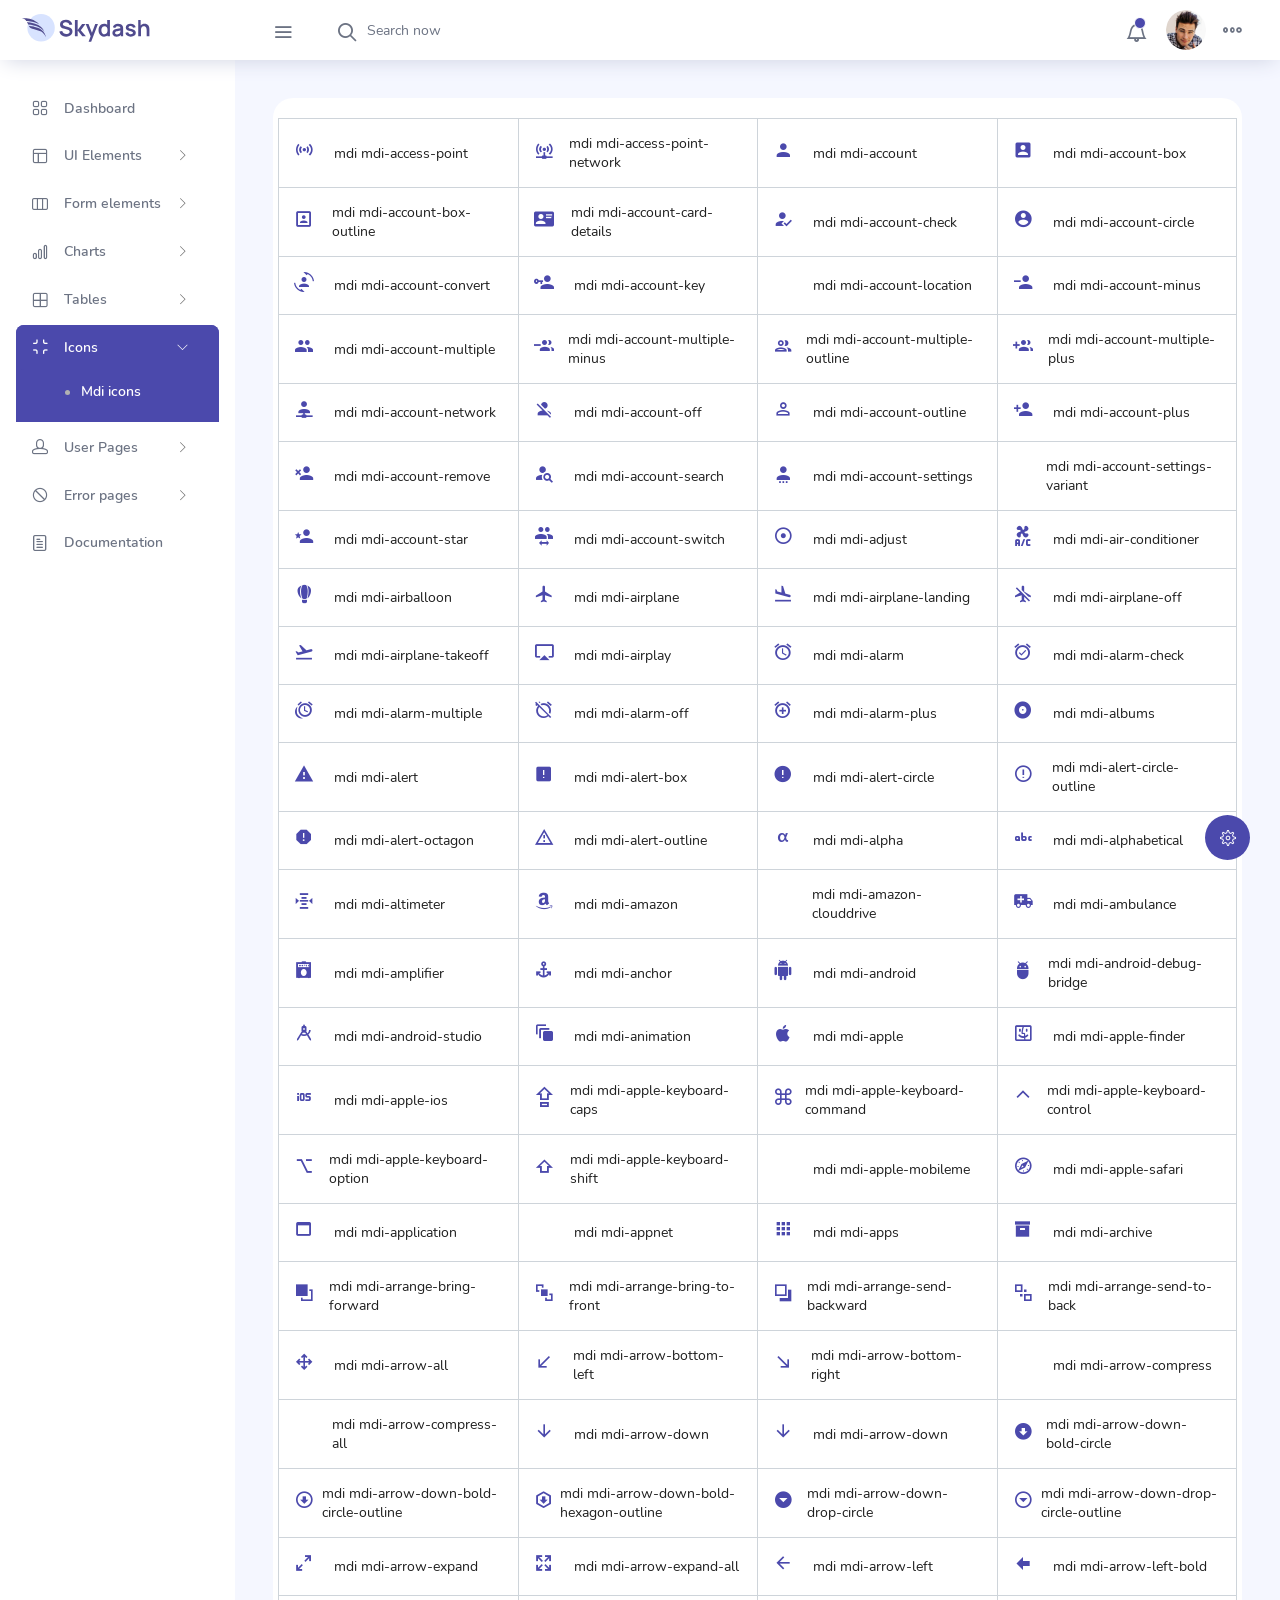
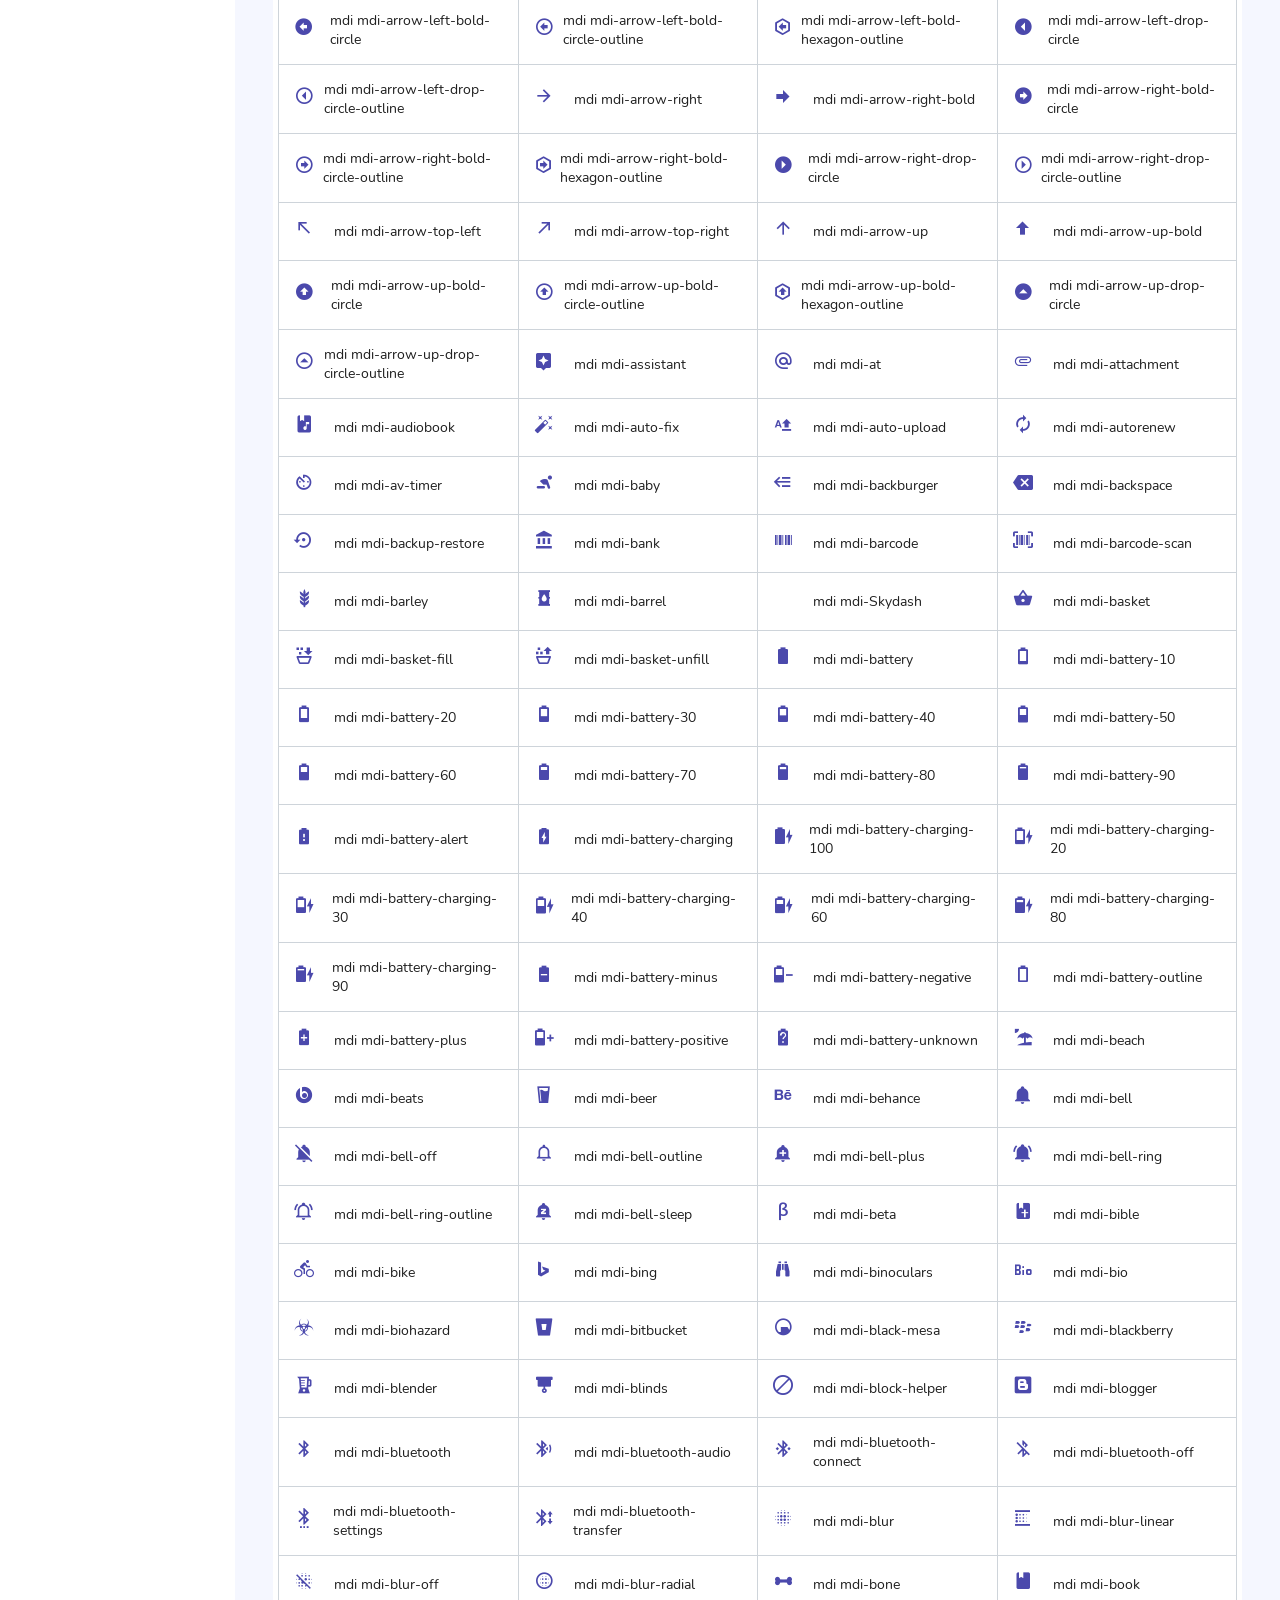
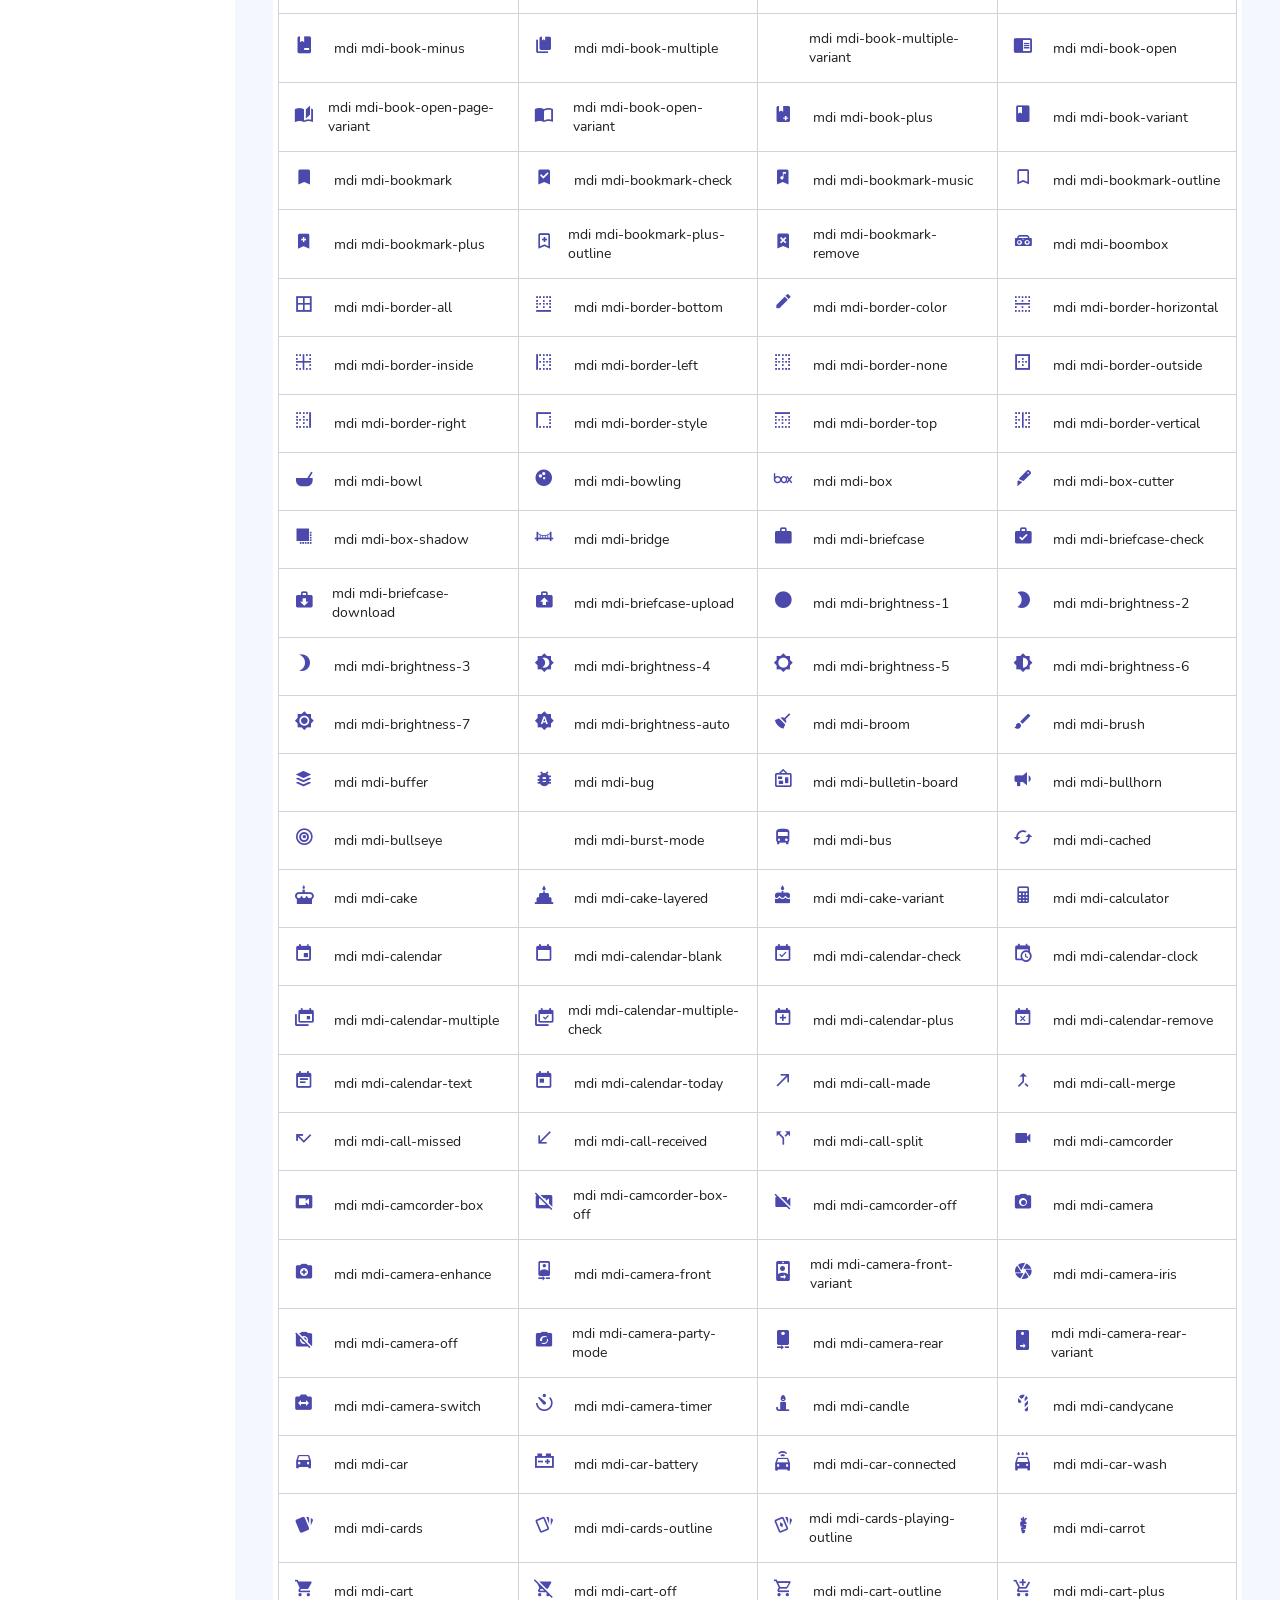
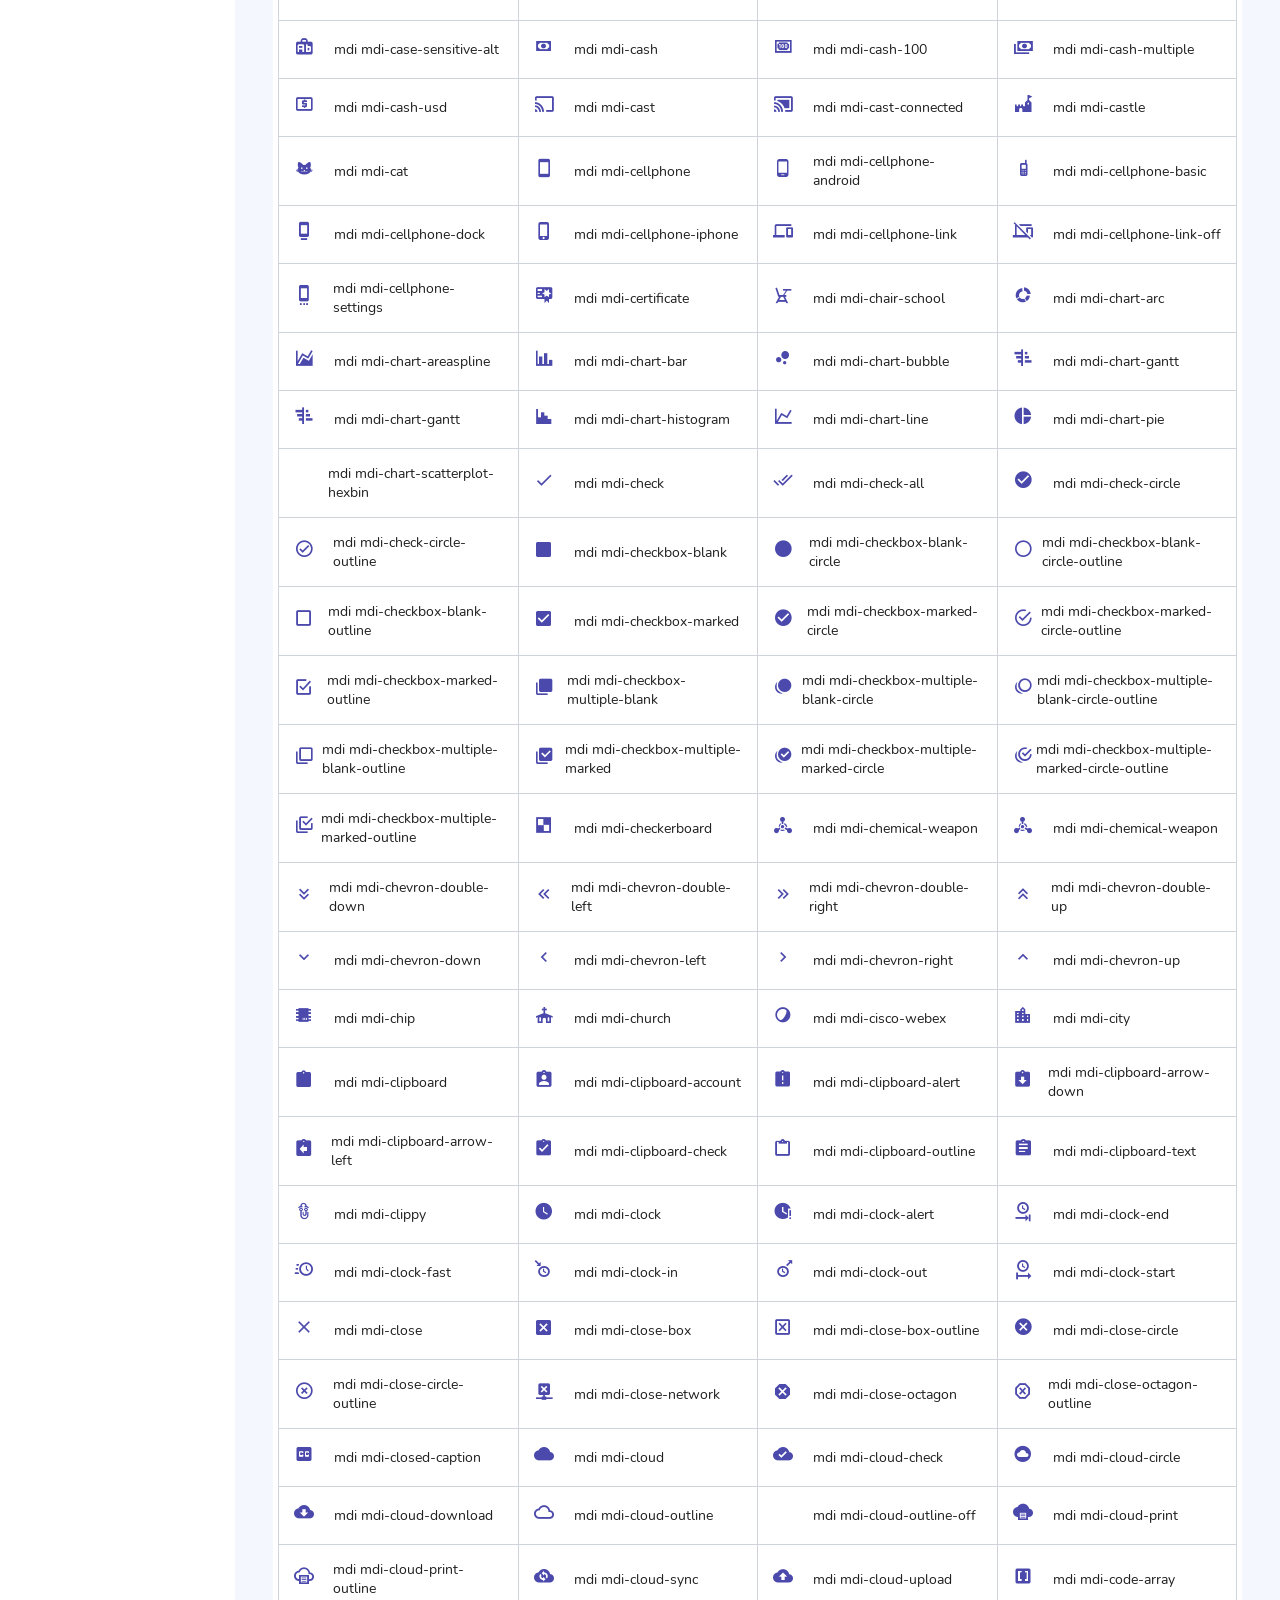
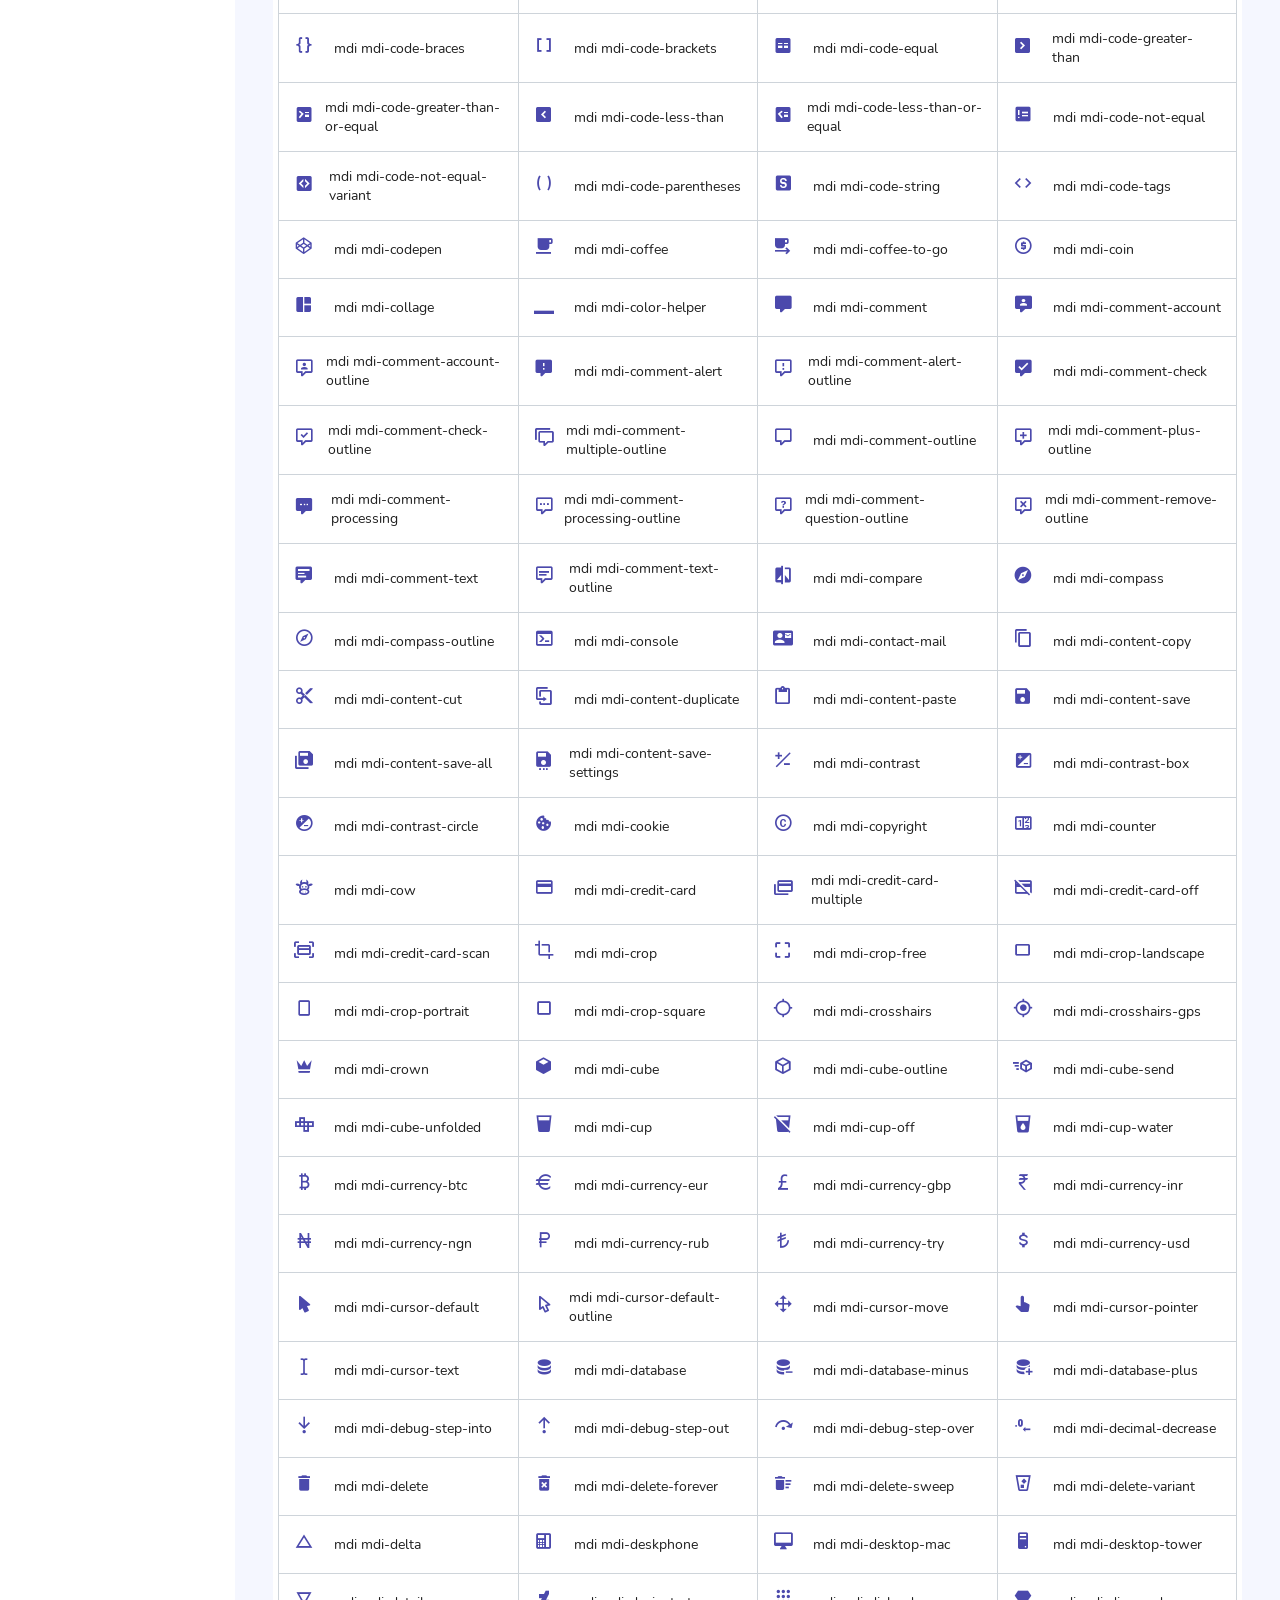
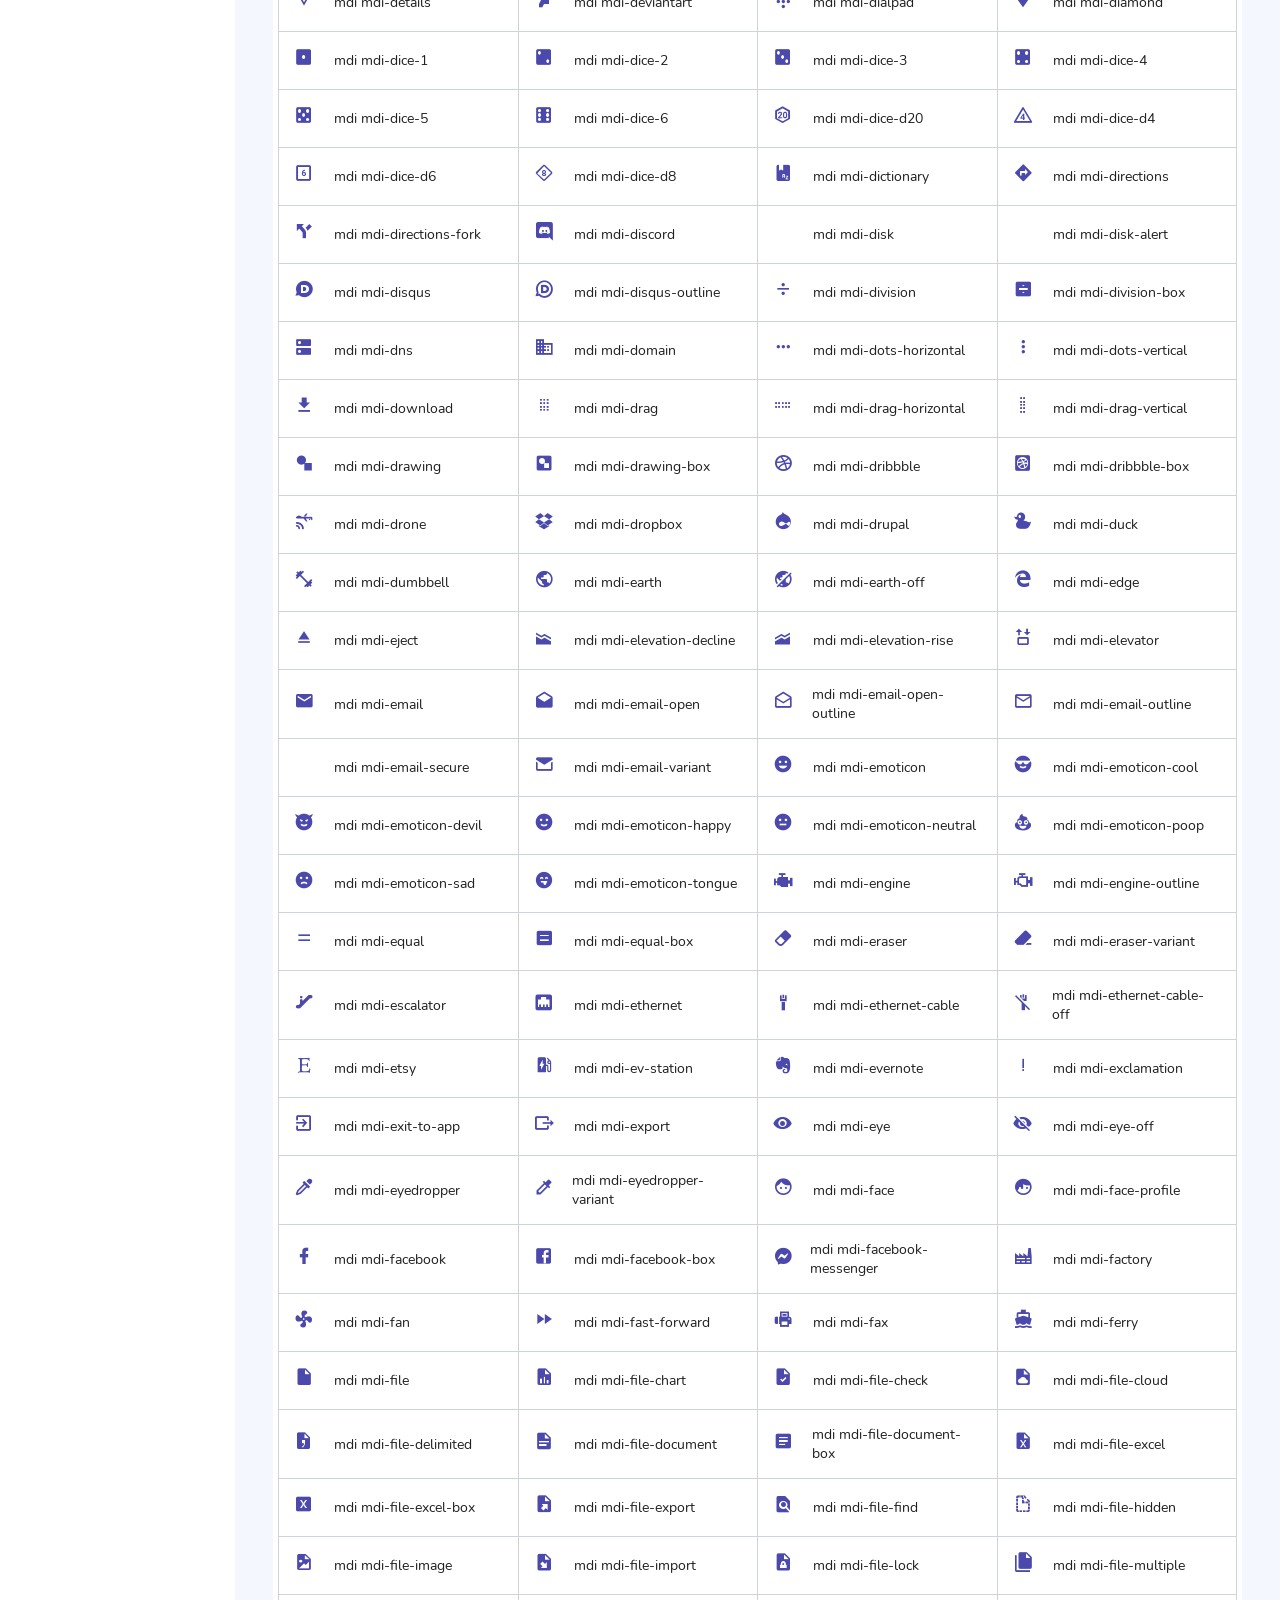
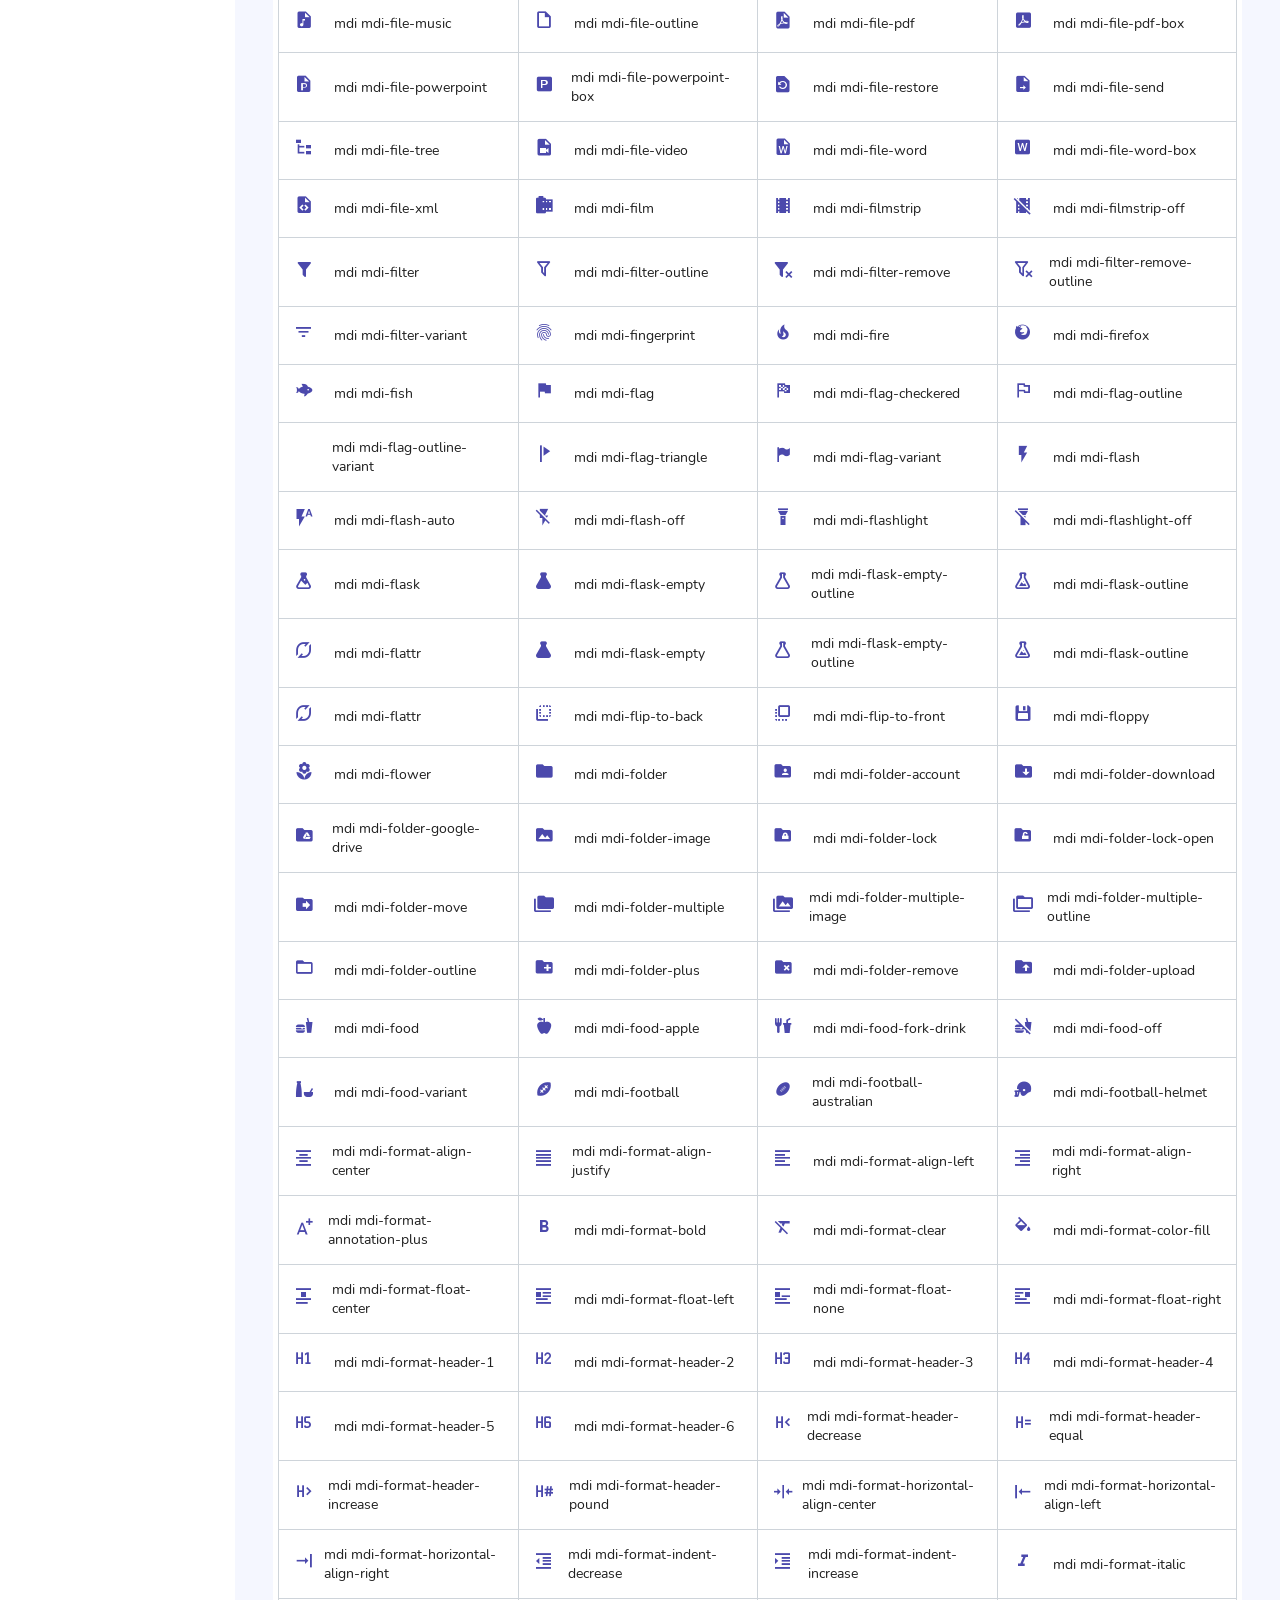
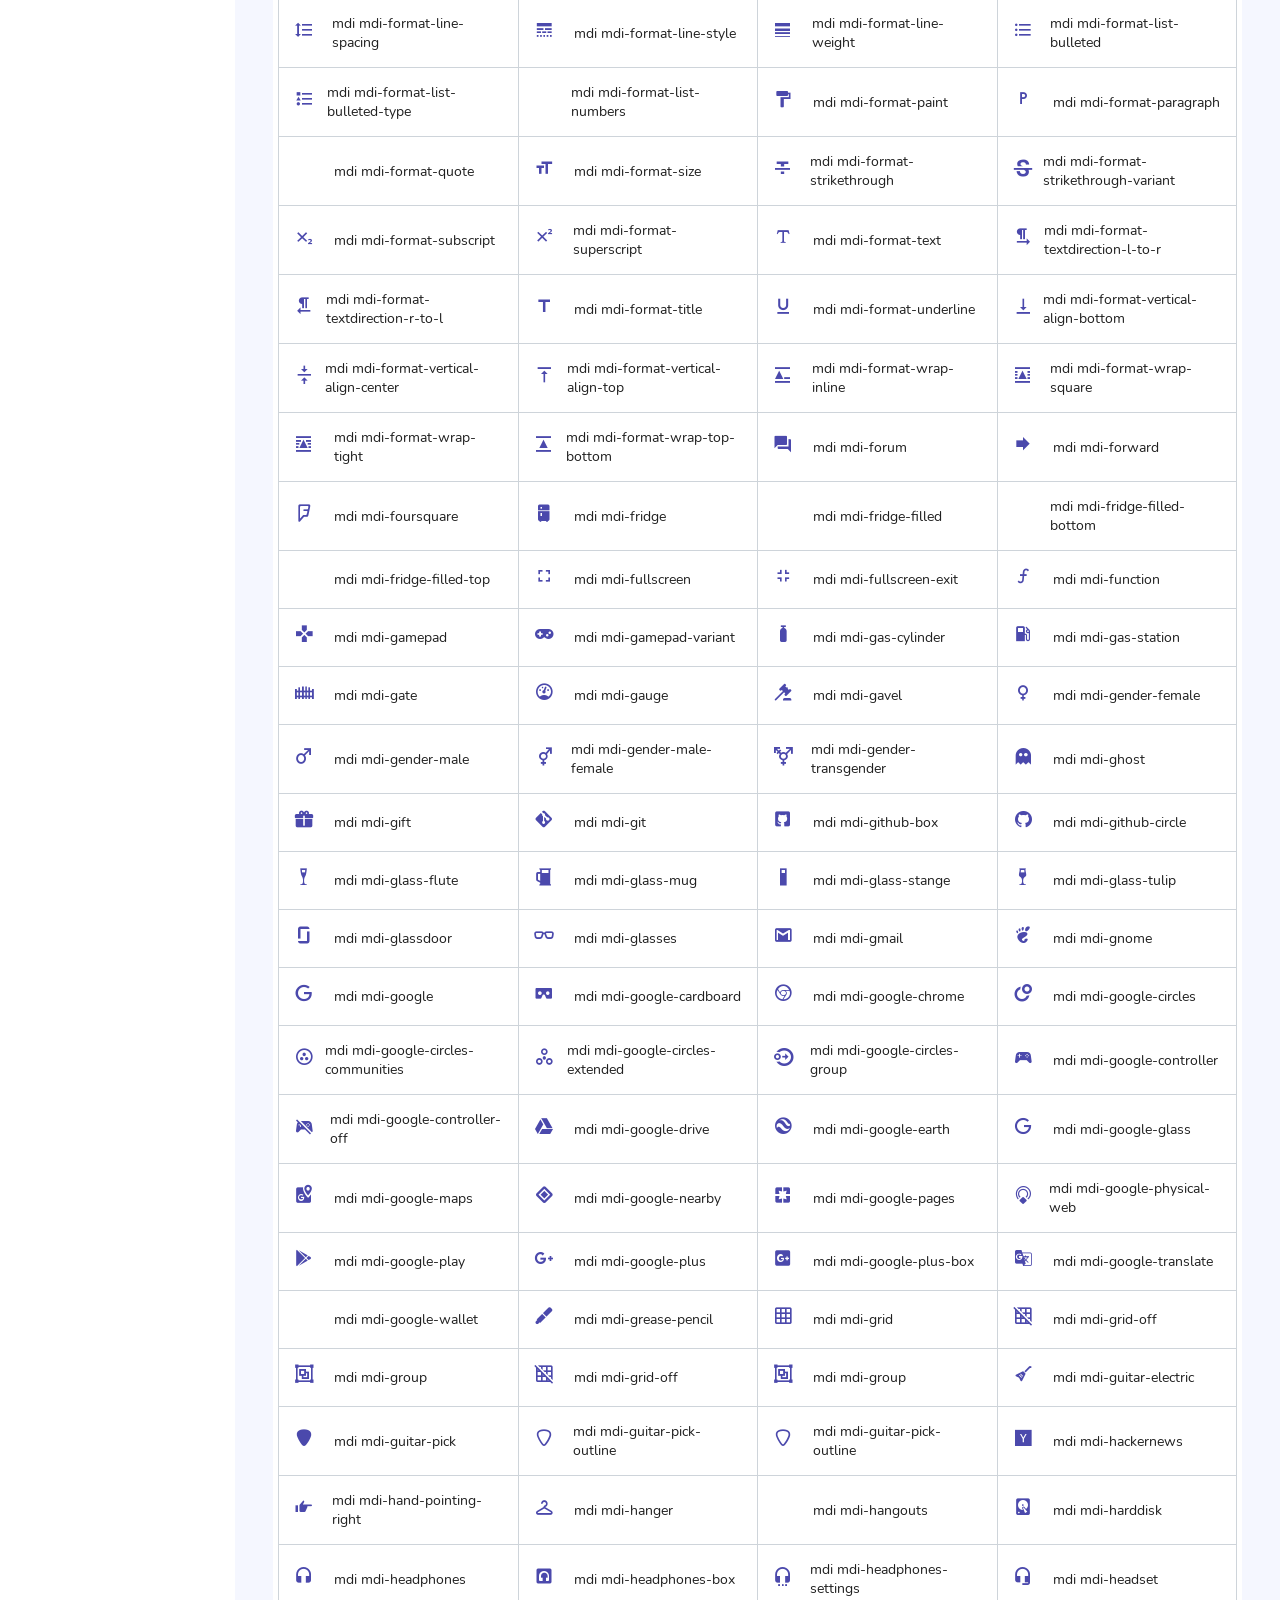
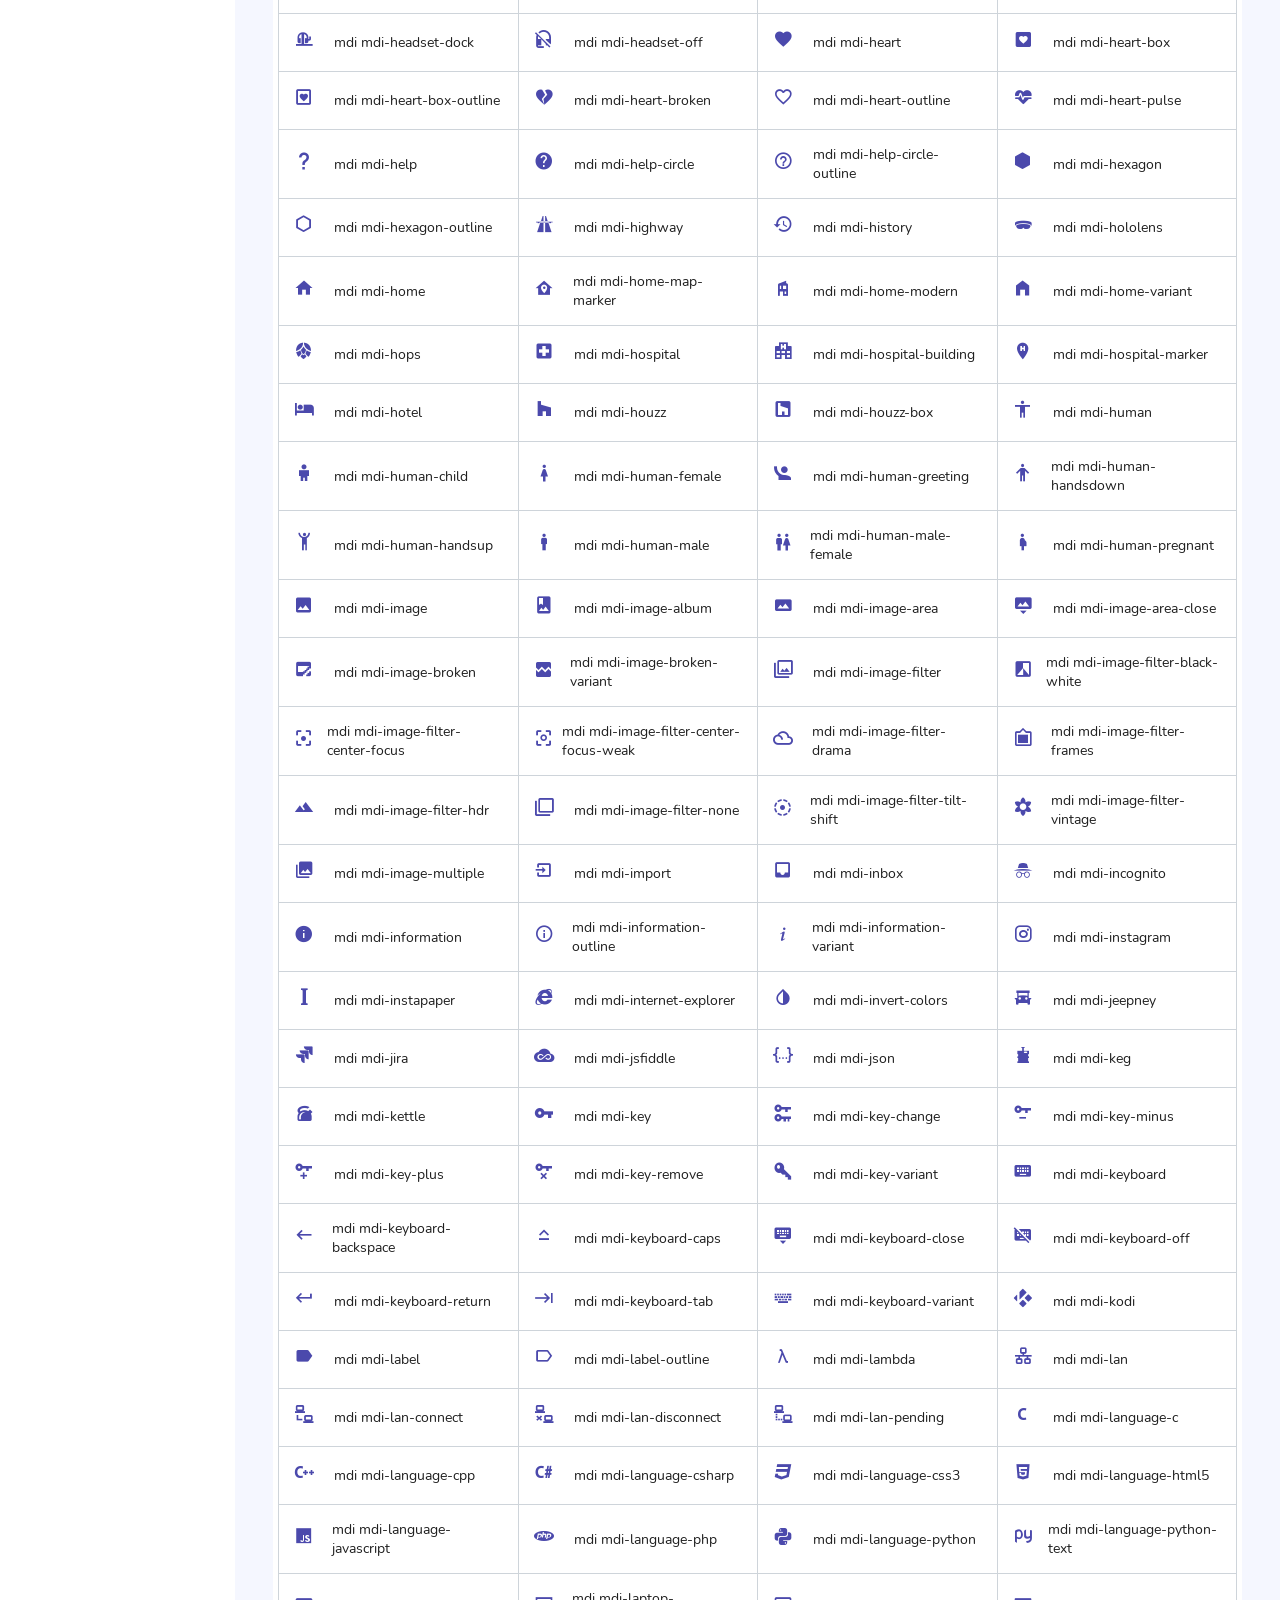
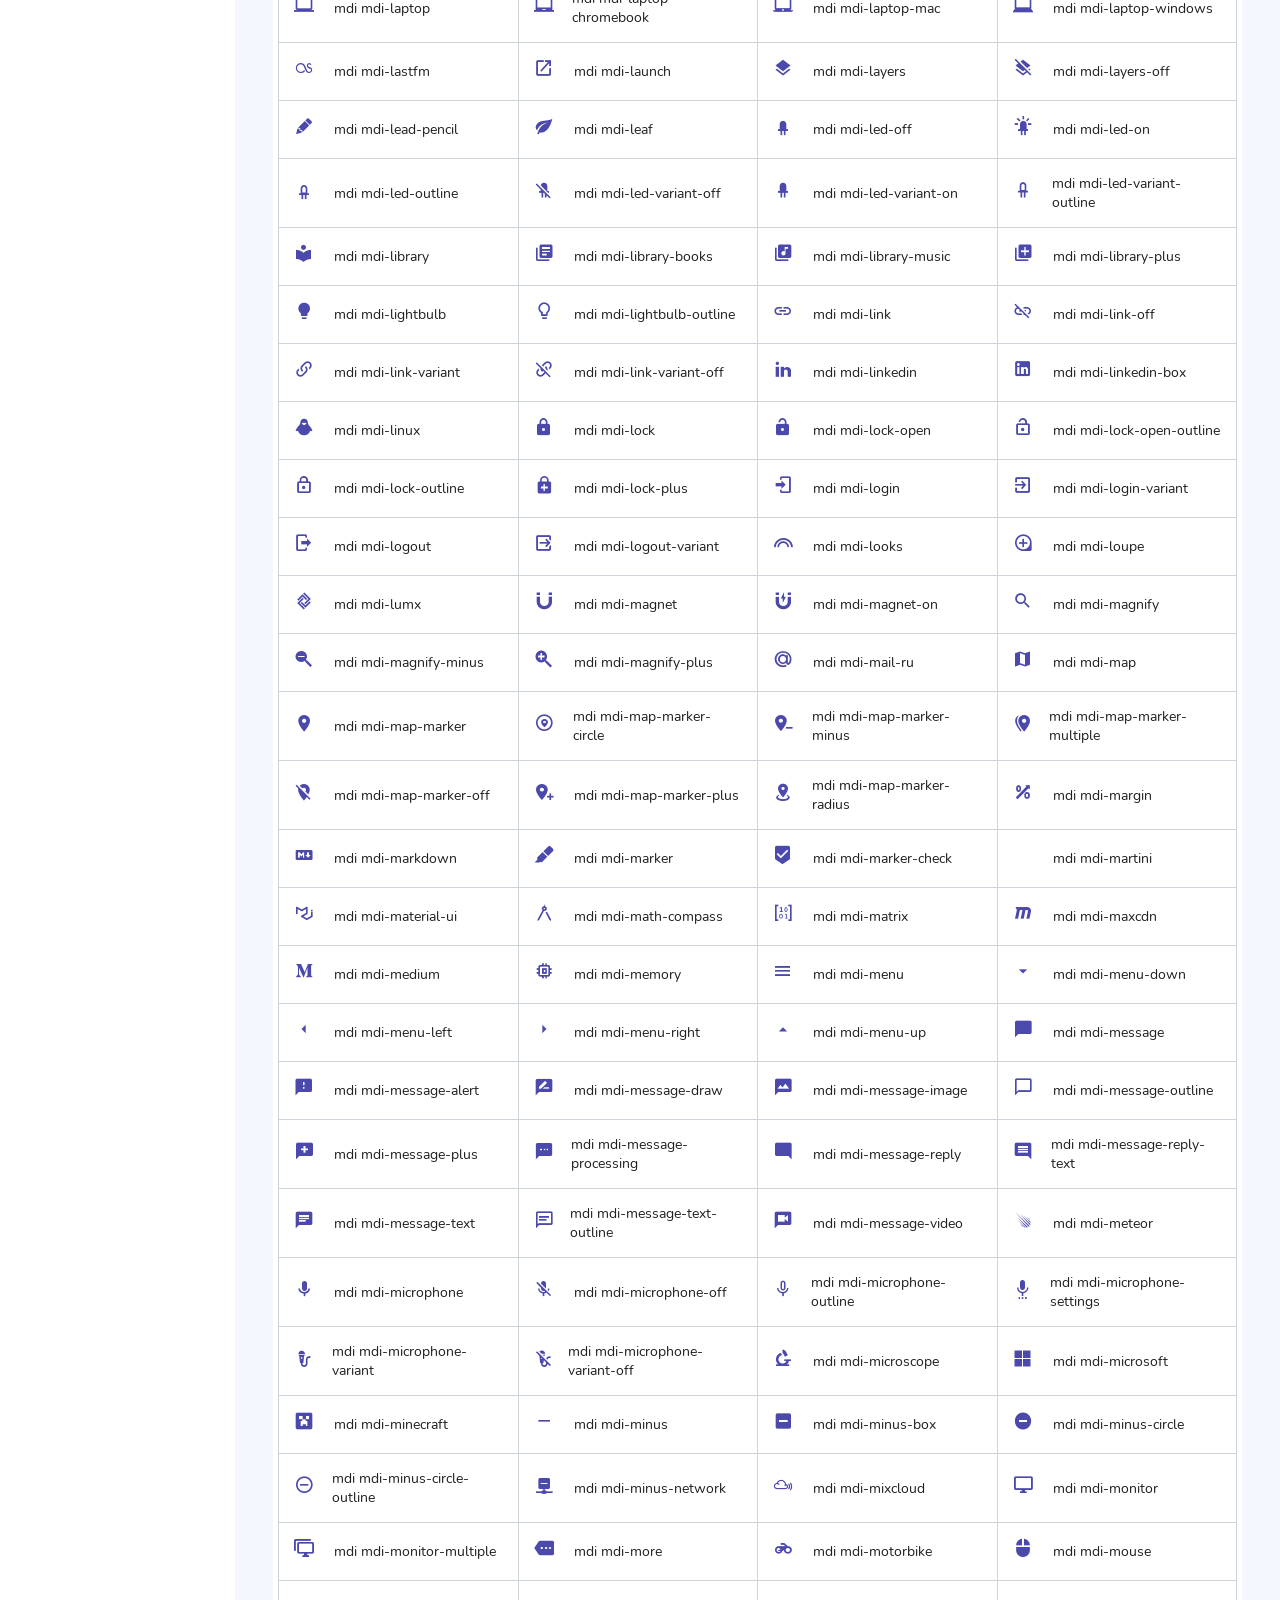
<file: pages/icons/mdi.html>
<!DOCTYPE html>
<html lang="en">

<head>
  <!-- Required meta tags -->
  <meta charset="utf-8">
  <meta name="viewport" content="width=device-width, initial-scale=1, shrink-to-fit=no">
  <title>Skydash Admin</title>
  <!-- plugins:css -->
  <link rel="stylesheet" href="../../vendors/feather/feather.css">
  <link rel="stylesheet" href="../../vendors/ti-icons/css/themify-icons.css">
  <link rel="stylesheet" href="../../vendors/css/vendor.bundle.base.css">
  <!-- endinject -->
  <!-- Plugin css for this page -->
  <link rel="stylesheet" href="../../vendors/mdi/css/materialdesignicons.min.css">
  <!-- inject:css -->
  <link rel="stylesheet" href="../../css/vertical-layout-light/style.css">
  <!-- endinject -->
  <link rel="shortcut icon" href="../../images/favicon.png" />
</head>

<body>
  <div class=" container-scroller">
    <!-- partial:../../partials/_navbar.html -->
    <nav class="navbar col-lg-12 col-12 p-0 fixed-top d-flex flex-row">
      <div class="text-center navbar-brand-wrapper d-flex align-items-center justify-content-center">
        <a class="navbar-brand brand-logo mr-5" href="../../index.html"><img src="../../images/logo.svg" class="mr-2" alt="logo"/></a>
        <a class="navbar-brand brand-logo-mini" href="../../index.html"><img src="../../images/logo-mini.svg" alt="logo"/></a>
      </div>
      <div class="navbar-menu-wrapper d-flex align-items-center justify-content-end">
        <button class="navbar-toggler navbar-toggler align-self-center" type="button" data-toggle="minimize">
          <span class="icon-menu"></span>
        </button>
        <ul class="navbar-nav mr-lg-2">
          <li class="nav-item nav-search d-none d-lg-block">
            <div class="input-group">
              <div class="input-group-prepend hover-cursor" id="navbar-search-icon">
                <span class="input-group-text" id="search">
                  <i class="icon-search"></i>
                </span>
              </div>
              <input type="text" class="form-control" id="navbar-search-input" placeholder="Search now" aria-label="search" aria-describedby="search">
            </div>
          </li>
        </ul>
        <ul class="navbar-nav navbar-nav-right">
          <li class="nav-item dropdown">
            <a class="nav-link count-indicator dropdown-toggle" id="notificationDropdown" href="#" data-toggle="dropdown">
              <i class="icon-bell mx-0"></i>
              <span class="count"></span>
            </a>
            <div class="dropdown-menu dropdown-menu-right navbar-dropdown preview-list" aria-labelledby="notificationDropdown">
              <p class="mb-0 font-weight-normal float-left dropdown-header">Notifications</p>
              <a class="dropdown-item preview-item">
                <div class="preview-thumbnail">
                  <div class="preview-icon bg-success">
                    <i class="ti-info-alt mx-0"></i>
                  </div>
                </div>
                <div class="preview-item-content">
                  <h6 class="preview-subject font-weight-normal">Application Error</h6>
                  <p class="font-weight-light small-text mb-0 text-muted">
                    Just now
                  </p>
                </div>
              </a>
              <a class="dropdown-item preview-item">
                <div class="preview-thumbnail">
                  <div class="preview-icon bg-warning">
                    <i class="ti-settings mx-0"></i>
                  </div>
                </div>
                <div class="preview-item-content">
                  <h6 class="preview-subject font-weight-normal">Settings</h6>
                  <p class="font-weight-light small-text mb-0 text-muted">
                    Private message
                  </p>
                </div>
              </a>
              <a class="dropdown-item preview-item">
                <div class="preview-thumbnail">
                  <div class="preview-icon bg-info">
                    <i class="ti-user mx-0"></i>
                  </div>
                </div>
                <div class="preview-item-content">
                  <h6 class="preview-subject font-weight-normal">New user registration</h6>
                  <p class="font-weight-light small-text mb-0 text-muted">
                    2 days ago
                  </p>
                </div>
              </a>
            </div>
          </li>
          <li class="nav-item nav-profile dropdown">
            <a class="nav-link dropdown-toggle" href="#" data-toggle="dropdown" id="profileDropdown">
              <img src="../../images/faces/face28.jpg" alt="profile"/>
            </a>
            <div class="dropdown-menu dropdown-menu-right navbar-dropdown" aria-labelledby="profileDropdown">
              <a class="dropdown-item">
                <i class="ti-settings text-primary"></i>
                Settings
              </a>
              <a class="dropdown-item">
                <i class="ti-power-off text-primary"></i>
                Logout
              </a>
            </div>
          </li>
          <li class="nav-item nav-settings d-none d-lg-flex">
            <a class="nav-link" href="#">
              <i class="icon-ellipsis"></i>
            </a>
          </li>
        </ul>
        <button class="navbar-toggler navbar-toggler-right d-lg-none align-self-center" type="button" data-toggle="offcanvas">
          <span class="icon-menu"></span>
        </button>
      </div>
    </nav>
    <!-- partial -->
    <div class="container-fluid page-body-wrapper">
      <!-- partial:../../partials/_settings-panel.html -->
      <div class="theme-setting-wrapper">
        <div id="settings-trigger"><i class="ti-settings"></i></div>
        <div id="theme-settings" class="settings-panel">
          <i class="settings-close ti-close"></i>
          <p class="settings-heading">SIDEBAR SKINS</p>
          <div class="sidebar-bg-options selected" id="sidebar-light-theme"><div class="img-ss rounded-circle bg-light border mr-3"></div>Light</div>
          <div class="sidebar-bg-options" id="sidebar-dark-theme"><div class="img-ss rounded-circle bg-dark border mr-3"></div>Dark</div>
          <p class="settings-heading mt-2">HEADER SKINS</p>
          <div class="color-tiles mx-0 px-4">
            <div class="tiles success"></div>
            <div class="tiles warning"></div>
            <div class="tiles danger"></div>
            <div class="tiles info"></div>
            <div class="tiles dark"></div>
            <div class="tiles default"></div>
          </div>
        </div>
      </div>
      <div id="right-sidebar" class="settings-panel">
        <i class="settings-close ti-close"></i>
        <ul class="nav nav-tabs border-top" id="setting-panel" role="tablist">
          <li class="nav-item">
            <a class="nav-link active" id="todo-tab" data-toggle="tab" href="#todo-section" role="tab" aria-controls="todo-section" aria-expanded="true">TO DO LIST</a>
          </li>
          <li class="nav-item">
            <a class="nav-link" id="chats-tab" data-toggle="tab" href="#chats-section" role="tab" aria-controls="chats-section">CHATS</a>
          </li>
        </ul>
        <div class="tab-content" id="setting-content">
          <div class="tab-pane fade show active scroll-wrapper" id="todo-section" role="tabpanel" aria-labelledby="todo-section">
            <div class="add-items d-flex px-3 mb-0">
              <form class="form w-100">
                <div class="form-group d-flex">
                  <input type="text" class="form-control todo-list-input" placeholder="Add To-do">
                  <button type="submit" class="add btn btn-primary todo-list-add-btn" id="add-task">Add</button>
                </div>
              </form>
            </div>
            <div class="list-wrapper px-3">
              <ul class="d-flex flex-column-reverse todo-list">
                <li>
                  <div class="form-check">
                    <label class="form-check-label">
                      <input class="checkbox" type="checkbox">
                      Team review meeting at 3.00 PM
                    </label>
                  </div>
                  <i class="remove ti-close"></i>
                </li>
                <li>
                  <div class="form-check">
                    <label class="form-check-label">
                      <input class="checkbox" type="checkbox">
                      Prepare for presentation
                    </label>
                  </div>
                  <i class="remove ti-close"></i>
                </li>
                <li>
                  <div class="form-check">
                    <label class="form-check-label">
                      <input class="checkbox" type="checkbox">
                      Resolve all the low priority tickets due today
                    </label>
                  </div>
                  <i class="remove ti-close"></i>
                </li>
                <li class="completed">
                  <div class="form-check">
                    <label class="form-check-label">
                      <input class="checkbox" type="checkbox" checked>
                      Schedule meeting for next week
                    </label>
                  </div>
                  <i class="remove ti-close"></i>
                </li>
                <li class="completed">
                  <div class="form-check">
                    <label class="form-check-label">
                      <input class="checkbox" type="checkbox" checked>
                      Project review
                    </label>
                  </div>
                  <i class="remove ti-close"></i>
                </li>
              </ul>
            </div>
            <h4 class="px-3 text-muted mt-5 font-weight-light mb-0">Events</h4>
            <div class="events pt-4 px-3">
              <div class="wrapper d-flex mb-2">
                <i class="ti-control-record text-primary mr-2"></i>
                <span>Feb 11 2018</span>
              </div>
              <p class="mb-0 font-weight-thin text-gray">Creating component page build a js</p>
              <p class="text-gray mb-0">The total number of sessions</p>
            </div>
            <div class="events pt-4 px-3">
              <div class="wrapper d-flex mb-2">
                <i class="ti-control-record text-primary mr-2"></i>
                <span>Feb 7 2018</span>
              </div>
              <p class="mb-0 font-weight-thin text-gray">Meeting with Alisa</p>
              <p class="text-gray mb-0 ">Call Sarah Graves</p>
            </div>
          </div>
          <!-- To do section tab ends -->
          <div class="tab-pane fade" id="chats-section" role="tabpanel" aria-labelledby="chats-section">
            <div class="d-flex align-items-center justify-content-between border-bottom">
              <p class="settings-heading border-top-0 mb-3 pl-3 pt-0 border-bottom-0 pb-0">Friends</p>
              <small class="settings-heading border-top-0 mb-3 pt-0 border-bottom-0 pb-0 pr-3 font-weight-normal">See All</small>
            </div>
            <ul class="chat-list">
              <li class="list active">
                <div class="profile"><img src="../../images/faces/face1.jpg" alt="image"><span class="online"></span></div>
                <div class="info">
                  <p>Thomas Douglas</p>
                  <p>Available</p>
                </div>
                <small class="text-muted my-auto">19 min</small>
              </li>
              <li class="list">
                <div class="profile"><img src="../../images/faces/face2.jpg" alt="image"><span class="offline"></span></div>
                <div class="info">
                  <div class="wrapper d-flex">
                    <p>Catherine</p>
                  </div>
                  <p>Away</p>
                </div>
                <div class="badge badge-success badge-pill my-auto mx-2">4</div>
                <small class="text-muted my-auto">23 min</small>
              </li>
              <li class="list">
                <div class="profile"><img src="../../images/faces/face3.jpg" alt="image"><span class="online"></span></div>
                <div class="info">
                  <p>Daniel Russell</p>
                  <p>Available</p>
                </div>
                <small class="text-muted my-auto">14 min</small>
              </li>
              <li class="list">
                <div class="profile"><img src="../../images/faces/face4.jpg" alt="image"><span class="offline"></span></div>
                <div class="info">
                  <p>James Richardson</p>
                  <p>Away</p>
                </div>
                <small class="text-muted my-auto">2 min</small>
              </li>
              <li class="list">
                <div class="profile"><img src="../../images/faces/face5.jpg" alt="image"><span class="online"></span></div>
                <div class="info">
                  <p>Madeline Kennedy</p>
                  <p>Available</p>
                </div>
                <small class="text-muted my-auto">5 min</small>
              </li>
              <li class="list">
                <div class="profile"><img src="../../images/faces/face6.jpg" alt="image"><span class="online"></span></div>
                <div class="info">
                  <p>Sarah Graves</p>
                  <p>Available</p>
                </div>
                <small class="text-muted my-auto">47 min</small>
              </li>
            </ul>
          </div>
          <!-- chat tab ends -->
        </div>
      </div>
      <!-- partial -->
      <!-- partial:../../partials/_sidebar.html -->
      <nav class="sidebar sidebar-offcanvas" id="sidebar">
        <ul class="nav">
          <li class="nav-item">
            <a class="nav-link" href="../../index.html">
              <i class="icon-grid menu-icon"></i>
              <span class="menu-title">Dashboard</span>
            </a>
          </li>
          <li class="nav-item">
            <a class="nav-link" data-toggle="collapse" href="#ui-basic" aria-expanded="false" aria-controls="ui-basic">
              <i class="icon-layout menu-icon"></i>
              <span class="menu-title">UI Elements</span>
              <i class="menu-arrow"></i>
            </a>
            <div class="collapse" id="ui-basic">
              <ul class="nav flex-column sub-menu">
                <li class="nav-item"> <a class="nav-link" href="../../pages/ui-features/buttons.html">Buttons</a></li>
                <li class="nav-item"> <a class="nav-link" href="../../pages/ui-features/dropdowns.html">Dropdowns</a></li>
                <li class="nav-item"> <a class="nav-link" href="../../pages/ui-features/typography.html">Typography</a></li>
              </ul>
            </div>
          </li>
          <li class="nav-item">
            <a class="nav-link" data-toggle="collapse" href="#form-elements" aria-expanded="false" aria-controls="form-elements">
              <i class="icon-columns menu-icon"></i>
              <span class="menu-title">Form elements</span>
              <i class="menu-arrow"></i>
            </a>
            <div class="collapse" id="form-elements">
              <ul class="nav flex-column sub-menu">
                <li class="nav-item"><a class="nav-link" href="../../pages/forms/basic_elements.html">Basic Elements</a></li>
              </ul>
            </div>
          </li>
          <li class="nav-item">
            <a class="nav-link" data-toggle="collapse" href="#charts" aria-expanded="false" aria-controls="charts">
              <i class="icon-bar-graph menu-icon"></i>
              <span class="menu-title">Charts</span>
              <i class="menu-arrow"></i>
            </a>
            <div class="collapse" id="charts">
              <ul class="nav flex-column sub-menu">
                <li class="nav-item"> <a class="nav-link" href="../../pages/charts/chartjs.html">ChartJs</a></li>
              </ul>
            </div>
          </li>
          <li class="nav-item">
            <a class="nav-link" data-toggle="collapse" href="#tables" aria-expanded="false" aria-controls="tables">
              <i class="icon-grid-2 menu-icon"></i>
              <span class="menu-title">Tables</span>
              <i class="menu-arrow"></i>
            </a>
            <div class="collapse" id="tables">
              <ul class="nav flex-column sub-menu">
                <li class="nav-item"> <a class="nav-link" href="../../pages/tables/basic-table.html">Basic table</a></li>
              </ul>
            </div>
          </li>
          <li class="nav-item">
            <a class="nav-link" data-toggle="collapse" href="#icons" aria-expanded="false" aria-controls="icons">
              <i class="icon-contract menu-icon"></i>
              <span class="menu-title">Icons</span>
              <i class="menu-arrow"></i>
            </a>
            <div class="collapse" id="icons">
              <ul class="nav flex-column sub-menu">
                <li class="nav-item"> <a class="nav-link" href="../../pages/icons/mdi.html">Mdi icons</a></li>
              </ul>
            </div>
          </li>
          <li class="nav-item">
            <a class="nav-link" data-toggle="collapse" href="#auth" aria-expanded="false" aria-controls="auth">
              <i class="icon-head menu-icon"></i>
              <span class="menu-title">User Pages</span>
              <i class="menu-arrow"></i>
            </a>
            <div class="collapse" id="auth">
              <ul class="nav flex-column sub-menu">
                <li class="nav-item"> <a class="nav-link" href="../../pages/samples/login.html"> Login </a></li>
                <li class="nav-item"> <a class="nav-link" href="../../pages/samples/register.html"> Register </a></li>
              </ul>
            </div>
          </li>
          <li class="nav-item">
            <a class="nav-link" data-toggle="collapse" href="#error" aria-expanded="false" aria-controls="error">
              <i class="icon-ban menu-icon"></i>
              <span class="menu-title">Error pages</span>
              <i class="menu-arrow"></i>
            </a>
            <div class="collapse" id="error">
              <ul class="nav flex-column sub-menu">
                <li class="nav-item"> <a class="nav-link" href="../../pages/samples/error-404.html"> 404 </a></li>
                <li class="nav-item"> <a class="nav-link" href="../../pages/samples/error-500.html"> 500 </a></li>
              </ul>
            </div>
          </li>
          <li class="nav-item">
            <a class="nav-link" href="../../pages/documentation/documentation.html">
              <i class="icon-paper menu-icon"></i>
              <span class="menu-title">Documentation</span>
            </a>
          </li>
        </ul>
      </nav>
      <!-- partial -->
      <div class="main-panel">        
        <div class="content-wrapper">
          <div class="row">
            <div class="col-lg-12 grid-margin">
              <div class="card">
                <div class="card-body">
                  <div class="row icons-list">
                    <div class="col-sm-6 col-md-4 col-lg-3">
                        <i class="mdi mdi-access-point"></i> mdi mdi-access-point
                    </div>
                    <div class="col-sm-6 col-md-4 col-lg-3">
                        <i class="mdi mdi-access-point-network"></i> mdi mdi-access-point-network
                    </div>
                    <div class="col-sm-6 col-md-4 col-lg-3">
                        <i class="mdi mdi-account"></i> mdi mdi-account
                    </div>
                    <div class="col-sm-6 col-md-4 col-lg-3">
                        <i class="mdi mdi-account-box"></i> mdi mdi-account-box
                    </div>
                    <div class="col-sm-6 col-md-4 col-lg-3">
                        <i class="mdi mdi-account-box-outline"></i> mdi mdi-account-box-outline
                    </div>
                    <div class="col-sm-6 col-md-4 col-lg-3">
                        <i class="mdi mdi-account-card-details"></i> mdi mdi-account-card-details
                    </div>
                    <div class="col-sm-6 col-md-4 col-lg-3">
                        <i class="mdi mdi-account-check"></i> mdi mdi-account-check
                    </div>
                    <div class="col-sm-6 col-md-4 col-lg-3">
                        <i class="mdi mdi-account-circle"></i> mdi mdi-account-circle
                    </div>
                    <div class="col-sm-6 col-md-4 col-lg-3">
                        <i class="mdi mdi-account-convert"></i> mdi mdi-account-convert
                    </div>
                    <div class="col-sm-6 col-md-4 col-lg-3">
                        <i class="mdi mdi-account-key"></i> mdi mdi-account-key
                    </div>
                    <div class="col-sm-6 col-md-4 col-lg-3">
                        <i class="mdi mdi-account-location"></i> mdi mdi-account-location
                    </div>
                    <div class="col-sm-6 col-md-4 col-lg-3">
                        <i class="mdi mdi-account-minus"></i> mdi mdi-account-minus
                    </div>
                    <div class="col-sm-6 col-md-4 col-lg-3">
                        <i class="mdi mdi-account-multiple"></i> mdi mdi-account-multiple
                    </div>
                    <div class="col-sm-6 col-md-4 col-lg-3">
                        <i class="mdi mdi-account-multiple-minus"></i> mdi mdi-account-multiple-minus
                    </div>
                    <div class="col-sm-6 col-md-4 col-lg-3">
                        <i class="mdi mdi-account-multiple-outline"></i> mdi mdi-account-multiple-outline
                    </div>
                    <div class="col-sm-6 col-md-4 col-lg-3">
                        <i class="mdi mdi-account-multiple-plus"></i> mdi mdi-account-multiple-plus
                    </div>
                    <div class="col-sm-6 col-md-4 col-lg-3">
                        <i class="mdi mdi-account-network"></i> mdi mdi-account-network
                    </div>
                    <div class="col-sm-6 col-md-4 col-lg-3">
                        <i class="mdi mdi-account-off"></i> mdi mdi-account-off
                    </div>
                    <div class="col-sm-6 col-md-4 col-lg-3">
                        <i class="mdi mdi-account-outline"></i> mdi mdi-account-outline
                    </div>
                    <div class="col-sm-6 col-md-4 col-lg-3">
                        <i class="mdi mdi-account-plus"></i> mdi mdi-account-plus
                    </div>
                    <div class="col-sm-6 col-md-4 col-lg-3">
                        <i class="mdi mdi-account-remove"></i> mdi mdi-account-remove
                    </div>
                    <div class="col-sm-6 col-md-4 col-lg-3">
                        <i class="mdi mdi-account-search"></i> mdi mdi-account-search
                    </div>
                    <div class="col-sm-6 col-md-4 col-lg-3">
                        <i class="mdi mdi-account-settings"></i> mdi mdi-account-settings
                    </div>
                    <div class="col-sm-6 col-md-4 col-lg-3">
                        <i class="mdi mdi-account-settings-variant"></i> mdi mdi-account-settings-variant
                    </div>
                    <div class="col-sm-6 col-md-4 col-lg-3">
                        <i class="mdi mdi-account-star"></i> mdi mdi-account-star
                    </div>
                    <div class="col-sm-6 col-md-4 col-lg-3">
                        <i class="mdi mdi-account-switch"></i> mdi mdi-account-switch
                    </div>
                    <div class="col-sm-6 col-md-4 col-lg-3">
                        <i class="mdi mdi-adjust"></i> mdi mdi-adjust
                    </div>
                    <div class="col-sm-6 col-md-4 col-lg-3">
                        <i class="mdi mdi-air-conditioner"></i> mdi mdi-air-conditioner
                    </div>
                    <div class="col-sm-6 col-md-4 col-lg-3">
                        <i class="mdi mdi-airballoon"></i> mdi mdi-airballoon
                    </div>
                    <div class="col-sm-6 col-md-4 col-lg-3">
                        <i class="mdi mdi-airplane"></i> mdi mdi-airplane
                    </div>
                    <div class="col-sm-6 col-md-4 col-lg-3">
                        <i class="mdi mdi-airplane-landing"></i> mdi mdi-airplane-landing
                    </div>
                    <div class="col-sm-6 col-md-4 col-lg-3">
                        <i class="mdi mdi-airplane-off"></i> mdi mdi-airplane-off
                    </div>
                    <div class="col-sm-6 col-md-4 col-lg-3">
                        <i class="mdi mdi-airplane-takeoff"></i> mdi mdi-airplane-takeoff
                    </div>
                    <div class="col-sm-6 col-md-4 col-lg-3">
                        <i class="mdi mdi-airplay"></i> mdi mdi-airplay
                    </div>
                    <div class="col-sm-6 col-md-4 col-lg-3">
                        <i class="mdi mdi-alarm"></i> mdi mdi-alarm
                    </div>
                    <div class="col-sm-6 col-md-4 col-lg-3">
                        <i class="mdi mdi-alarm-check"></i> mdi mdi-alarm-check
                    </div>
                    <div class="col-sm-6 col-md-4 col-lg-3">
                        <i class="mdi mdi-alarm-multiple"></i> mdi mdi-alarm-multiple
                    </div>
                    <div class="col-sm-6 col-md-4 col-lg-3">
                        <i class="mdi mdi-alarm-off"></i> mdi mdi-alarm-off
                    </div>
                    <div class="col-sm-6 col-md-4 col-lg-3">
                        <i class="mdi mdi-alarm-plus"></i> mdi mdi-alarm-plus
                    </div>
                    <div class="col-sm-6 col-md-4 col-lg-3">
                        <i class="mdi mdi-album"></i> mdi mdi-albums
                    </div>
                    <div class="col-sm-6 col-md-4 col-lg-3">
                        <i class="mdi mdi-alert"></i> mdi mdi-alert
                    </div>
                    <div class="col-sm-6 col-md-4 col-lg-3">
                        <i class="mdi mdi-alert-box"></i> mdi mdi-alert-box
                    </div>
                    <div class="col-sm-6 col-md-4 col-lg-3">
                        <i class="mdi mdi-alert-circle"></i> mdi mdi-alert-circle
                    </div>
                    <div class="col-sm-6 col-md-4 col-lg-3">
                        <i class="mdi mdi-alert-circle-outline"></i> mdi mdi-alert-circle-outline
                    </div>
                    <div class="col-sm-6 col-md-4 col-lg-3">
                        <i class="mdi mdi-alert-octagon"></i> mdi mdi-alert-octagon
                    </div>
                    <div class="col-sm-6 col-md-4 col-lg-3">
                        <i class="mdi mdi-alert-outline"></i> mdi mdi-alert-outline
                    </div>
                    <div class="col-sm-6 col-md-4 col-lg-3">
                        <i class="mdi mdi-alpha"></i> mdi mdi-alpha
                    </div>
                    <div class="col-sm-6 col-md-4 col-lg-3">
                        <i class="mdi mdi-alphabetical"></i> mdi mdi-alphabetical
                    </div>
                    <div class="col-sm-6 col-md-4 col-lg-3">
                        <i class="mdi mdi-altimeter"></i> mdi mdi-altimeter
                    </div>
                    <div class="col-sm-6 col-md-4 col-lg-3">
                        <i class="mdi mdi-amazon"></i> mdi mdi-amazon
                    </div>
                    <div class="col-sm-6 col-md-4 col-lg-3">
                        <i class="mdi mdi-amazon-clouddrive"></i> mdi mdi-amazon-clouddrive
                    </div>
                    <div class="col-sm-6 col-md-4 col-lg-3">
                        <i class="mdi mdi-ambulance"></i> mdi mdi-ambulance
                    </div>
                    <div class="col-sm-6 col-md-4 col-lg-3">
                        <i class="mdi mdi-amplifier"></i> mdi mdi-amplifier
                    </div>
                    <div class="col-sm-6 col-md-4 col-lg-3">
                        <i class="mdi mdi-anchor"></i> mdi mdi-anchor
                    </div>
                    <div class="col-sm-6 col-md-4 col-lg-3">
                        <i class="mdi mdi-android"></i> mdi mdi-android
                    </div>
                    <div class="col-sm-6 col-md-4 col-lg-3">
                        <i class="mdi mdi-android-debug-bridge"></i> mdi mdi-android-debug-bridge
                    </div>
                    <div class="col-sm-6 col-md-4 col-lg-3">
                        <i class="mdi mdi-android-studio"></i> mdi mdi-android-studio
                    </div>
                    <div class="col-sm-6 col-md-4 col-lg-3">
                        <i class="mdi mdi-animation"></i> mdi mdi-animation
                    </div>
                    <div class="col-sm-6 col-md-4 col-lg-3">
                        <i class="mdi mdi-apple"></i> mdi mdi-apple
                    </div>
                    <div class="col-sm-6 col-md-4 col-lg-3">
                        <i class="mdi mdi-apple-finder"></i> mdi mdi-apple-finder
                    </div>
                    <div class="col-sm-6 col-md-4 col-lg-3">
                        <i class="mdi mdi-apple-ios"></i> mdi mdi-apple-ios
                    </div>
                    <div class="col-sm-6 col-md-4 col-lg-3">
                        <i class="mdi mdi-apple-keyboard-caps"></i> mdi mdi-apple-keyboard-caps
                    </div>
                    <div class="col-sm-6 col-md-4 col-lg-3">
                        <i class="mdi mdi-apple-keyboard-command"></i> mdi mdi-apple-keyboard-command
                    </div>
                    <div class="col-sm-6 col-md-4 col-lg-3">
                        <i class="mdi mdi-apple-keyboard-control"></i> mdi mdi-apple-keyboard-control
                    </div>
                    <div class="col-sm-6 col-md-4 col-lg-3">
                        <i class="mdi mdi-apple-keyboard-option"></i> mdi mdi-apple-keyboard-option
                    </div>
                    <div class="col-sm-6 col-md-4 col-lg-3">
                        <i class="mdi mdi-apple-keyboard-shift"></i> mdi mdi-apple-keyboard-shift
                    </div>
                    <div class="col-sm-6 col-md-4 col-lg-3">
                        <i class="mdi mdi-apple-mobileme "></i> mdi mdi-apple-mobileme
                    </div>
                    <div class="col-sm-6 col-md-4 col-lg-3">
                        <i class="mdi mdi-apple-safari"></i> mdi mdi-apple-safari
                    </div>
                    <div class="col-sm-6 col-md-4 col-lg-3">
                        <i class="mdi mdi-application"></i> mdi mdi-application
                    </div>
                    <div class="col-sm-6 col-md-4 col-lg-3">
                        <i class="mdi mdi-appnet"></i> mdi mdi-appnet
                    </div>
                    <div class="col-sm-6 col-md-4 col-lg-3">
                        <i class="mdi mdi-apps"></i> mdi mdi-apps
                    </div>
                    <div class="col-sm-6 col-md-4 col-lg-3">
                        <i class="mdi mdi-archive"></i> mdi mdi-archive
                    </div>
                    <div class="col-sm-6 col-md-4 col-lg-3">
                        <i class="mdi mdi-arrange-bring-forward"></i> mdi mdi-arrange-bring-forward
                    </div>
                    <div class="col-sm-6 col-md-4 col-lg-3">
                        <i class="mdi mdi-arrange-bring-to-front"></i> mdi mdi-arrange-bring-to-front
                    </div>
                    <div class="col-sm-6 col-md-4 col-lg-3">
                        <i class="mdi mdi-arrange-send-backward"></i> mdi mdi-arrange-send-backward
                    </div>
                    <div class="col-sm-6 col-md-4 col-lg-3">
                        <i class="mdi mdi-arrange-send-to-back"></i> mdi mdi-arrange-send-to-back
                    </div>
                    <div class="col-sm-6 col-md-4 col-lg-3">
                        <i class="mdi mdi-arrow-all"></i> mdi mdi-arrow-all
                    </div>
                    <div class="col-sm-6 col-md-4 col-lg-3">
                        <i class="mdi mdi-arrow-bottom-left"></i> mdi mdi-arrow-bottom-left
                    </div>
                    <div class="col-sm-6 col-md-4 col-lg-3">
                        <i class="mdi mdi-arrow-bottom-right"></i> mdi mdi-arrow-bottom-right
                    </div>
                    <div class="col-sm-6 col-md-4 col-lg-3">
                        <i class="mdi mdi-arrow-compress"></i> mdi mdi-arrow-compress
                    </div>
                    <div class="col-sm-6 col-md-4 col-lg-3">
                        <i class="mdi mdi-arrow-compress-all"></i> mdi mdi-arrow-compress-all
                    </div>
                    <div class="col-sm-6 col-md-4 col-lg-3">
                        <i class="mdi mdi-arrow-down"></i> mdi mdi-arrow-down
                    </div>
                    <div class="col-sm-6 col-md-4 col-lg-3">
                        <i class="mdi mdi-arrow-down"></i> mdi mdi-arrow-down
                    </div>
                    <div class="col-sm-6 col-md-4 col-lg-3">
                        <i class="mdi mdi-arrow-down-bold-circle"></i> mdi mdi-arrow-down-bold-circle
                    </div>
                    <div class="col-sm-6 col-md-4 col-lg-3">
                        <i class="mdi mdi-arrow-down-bold-circle-outline"></i> mdi mdi-arrow-down-bold-circle-outline
                    </div>
                    <div class="col-sm-6 col-md-4 col-lg-3">
                        <i class="mdi mdi-arrow-down-bold-hexagon-outline"></i> mdi mdi-arrow-down-bold-hexagon-outline
                    </div>
                    <div class="col-sm-6 col-md-4 col-lg-3">
                        <i class="mdi mdi-arrow-down-drop-circle"></i> mdi mdi-arrow-down-drop-circle
                    </div>
                    <div class="col-sm-6 col-md-4 col-lg-3">
                        <i class="mdi mdi-arrow-down-drop-circle-outline"></i> mdi mdi-arrow-down-drop-circle-outline
                    </div>
                    <div class="col-sm-6 col-md-4 col-lg-3">
                        <i class="mdi mdi-arrow-expand"></i> mdi mdi-arrow-expand
                    </div>
                    <div class="col-sm-6 col-md-4 col-lg-3">
                        <i class="mdi mdi-arrow-expand-all"></i> mdi mdi-arrow-expand-all
                    </div>
                    <div class="col-sm-6 col-md-4 col-lg-3">
                        <i class="mdi mdi-arrow-left"></i> mdi mdi-arrow-left
                    </div>
                    <div class="col-sm-6 col-md-4 col-lg-3">
                        <i class="mdi mdi-arrow-left-bold"></i> mdi mdi-arrow-left-bold
                    </div>
                    <div class="col-sm-6 col-md-4 col-lg-3">
                        <i class="mdi mdi-arrow-left-bold-circle"></i> mdi mdi-arrow-left-bold-circle
                    </div>
                    <div class="col-sm-6 col-md-4 col-lg-3">
                        <i class="mdi mdi-arrow-left-bold-circle-outline"></i> mdi mdi-arrow-left-bold-circle-outline
                    </div>
                    <div class="col-sm-6 col-md-4 col-lg-3">
                        <i class="mdi mdi-arrow-left-bold-hexagon-outline"></i> mdi mdi-arrow-left-bold-hexagon-outline
                    </div>
                    <div class="col-sm-6 col-md-4 col-lg-3">
                        <i class="mdi mdi-arrow-left-drop-circle"></i> mdi mdi-arrow-left-drop-circle
                    </div>
                    <div class="col-sm-6 col-md-4 col-lg-3">
                        <i class="mdi mdi-arrow-left-drop-circle-outline"></i> mdi mdi-arrow-left-drop-circle-outline
                    </div>
                    <div class="col-sm-6 col-md-4 col-lg-3">
                        <i class="mdi mdi-arrow-right"></i> mdi mdi-arrow-right
                    </div>
                    <div class="col-sm-6 col-md-4 col-lg-3">
                        <i class="mdi mdi-arrow-right-bold"></i> mdi mdi-arrow-right-bold
                    </div>
                    <div class="col-sm-6 col-md-4 col-lg-3">
                        <i class="mdi mdi-arrow-right-bold-circle"></i> mdi mdi-arrow-right-bold-circle
                    </div>
                    <div class="col-sm-6 col-md-4 col-lg-3">
                        <i class="mdi mdi-arrow-right-bold-circle-outline"></i> mdi mdi-arrow-right-bold-circle-outline
                    </div>
                    <div class="col-sm-6 col-md-4 col-lg-3">
                        <i class="mdi mdi-arrow-right-bold-hexagon-outline"></i> mdi mdi-arrow-right-bold-hexagon-outline
                    </div>
                    <div class="col-sm-6 col-md-4 col-lg-3">
                        <i class="mdi mdi-arrow-right-drop-circle"></i> mdi mdi-arrow-right-drop-circle
                    </div>
                    <div class="col-sm-6 col-md-4 col-lg-3">
                        <i class="mdi mdi-arrow-right-drop-circle-outline"></i> mdi mdi-arrow-right-drop-circle-outline
                    </div>
                    <div class="col-sm-6 col-md-4 col-lg-3">
                        <i class="mdi mdi-arrow-top-left"></i> mdi mdi-arrow-top-left
                    </div>
                    <div class="col-sm-6 col-md-4 col-lg-3">
                        <i class="mdi mdi-arrow-top-right"></i> mdi mdi-arrow-top-right
                    </div>
                    <div class="col-sm-6 col-md-4 col-lg-3">
                        <i class="mdi mdi-arrow-up"></i> mdi mdi-arrow-up
                    </div>
                    <div class="col-sm-6 col-md-4 col-lg-3">
                        <i class="mdi mdi-arrow-up-bold"></i> mdi mdi-arrow-up-bold
                    </div>
                    <div class="col-sm-6 col-md-4 col-lg-3">
                        <i class="mdi mdi-arrow-up-bold-circle"></i> mdi mdi-arrow-up-bold-circle
                    </div>
                    <div class="col-sm-6 col-md-4 col-lg-3">
                        <i class="mdi mdi-arrow-up-bold-circle-outline"></i> mdi mdi-arrow-up-bold-circle-outline
                    </div>
                    <div class="col-sm-6 col-md-4 col-lg-3">
                        <i class="mdi mdi-arrow-up-bold-hexagon-outline"></i> mdi mdi-arrow-up-bold-hexagon-outline
                    </div>
                    <div class="col-sm-6 col-md-4 col-lg-3">
                        <i class="mdi mdi-arrow-up-drop-circle"></i> mdi mdi-arrow-up-drop-circle
                    </div>
                    <div class="col-sm-6 col-md-4 col-lg-3">
                        <i class="mdi mdi-arrow-up-drop-circle-outline"></i> mdi mdi-arrow-up-drop-circle-outline
                    </div>
                    <div class="col-sm-6 col-md-4 col-lg-3">
                        <i class="mdi mdi-assistant"></i> mdi mdi-assistant
                    </div>
                    <div class="col-sm-6 col-md-4 col-lg-3">
                        <i class="mdi mdi-at"></i> mdi mdi-at
                    </div>
                    <div class="col-sm-6 col-md-4 col-lg-3">
                        <i class="mdi mdi-attachment"></i> mdi mdi-attachment
                    </div>
                    <div class="col-sm-6 col-md-4 col-lg-3">
                        <i class="mdi mdi-audiobook"></i> mdi mdi-audiobook
                    </div>
                    <div class="col-sm-6 col-md-4 col-lg-3">
                        <i class="mdi mdi-auto-fix"></i> mdi mdi-auto-fix
                    </div>
                    <div class="col-sm-6 col-md-4 col-lg-3">
                        <i class="mdi mdi-auto-upload"></i> mdi mdi-auto-upload
                    </div>
                    <div class="col-sm-6 col-md-4 col-lg-3">
                        <i class="mdi mdi-autorenew"></i> mdi mdi-autorenew
                    </div>
                    <div class="col-sm-6 col-md-4 col-lg-3">
                        <i class="mdi mdi-av-timer"></i> mdi mdi-av-timer
                    </div>
                    <div class="col-sm-6 col-md-4 col-lg-3">
                        <i class="mdi mdi-baby"></i> mdi mdi-baby
                    </div>
                    <div class="col-sm-6 col-md-4 col-lg-3">
                        <i class="mdi mdi-backburger"></i> mdi mdi-backburger
                    </div>
                    <div class="col-sm-6 col-md-4 col-lg-3">
                        <i class="mdi mdi-backspace"></i> mdi mdi-backspace
                    </div>
                    <div class="col-sm-6 col-md-4 col-lg-3">
                        <i class="mdi mdi-backup-restore"></i> mdi mdi-backup-restore
                    </div>
                    <div class="col-sm-6 col-md-4 col-lg-3">
                        <i class="mdi mdi-bank"></i> mdi mdi-bank
                    </div>
                    <div class="col-sm-6 col-md-4 col-lg-3">
                        <i class="mdi mdi-barcode"></i> mdi mdi-barcode
                    </div>
                    <div class="col-sm-6 col-md-4 col-lg-3">
                        <i class="mdi mdi-barcode-scan"></i> mdi mdi-barcode-scan
                    </div>
                    <div class="col-sm-6 col-md-4 col-lg-3">
                        <i class="mdi mdi-barley"></i> mdi mdi-barley
                    </div>
                    <div class="col-sm-6 col-md-4 col-lg-3">
                        <i class="mdi mdi-barrel"></i> mdi mdi-barrel
                    </div>
                    <div class="col-sm-6 col-md-4 col-lg-3">
                        <i class="mdi mdi-Skydash"></i> mdi mdi-Skydash
                    </div>
                    <div class="col-sm-6 col-md-4 col-lg-3">
                        <i class="mdi mdi-basket"></i> mdi mdi-basket
                    </div>
                    <div class="col-sm-6 col-md-4 col-lg-3">
                        <i class="mdi mdi-basket-fill"></i> mdi mdi-basket-fill
                    </div>
                    <div class="col-sm-6 col-md-4 col-lg-3">
                        <i class="mdi mdi-basket-unfill"></i> mdi mdi-basket-unfill
                    </div>
                    <div class="col-sm-6 col-md-4 col-lg-3">
                        <i class="mdi mdi-battery"></i> mdi mdi-battery
                    </div>
                    <div class="col-sm-6 col-md-4 col-lg-3">
                        <i class="mdi mdi-battery-10"></i> mdi mdi-battery-10
                    </div>
                    <div class="col-sm-6 col-md-4 col-lg-3">
                        <i class="mdi mdi-battery-20"></i> mdi mdi-battery-20
                    </div>
                    <div class="col-sm-6 col-md-4 col-lg-3">
                        <i class="mdi mdi-battery-30"></i> mdi mdi-battery-30
                    </div>
                    <div class="col-sm-6 col-md-4 col-lg-3">
                        <i class="mdi mdi-battery-40"></i> mdi mdi-battery-40
                    </div>
                    <div class="col-sm-6 col-md-4 col-lg-3">
                        <i class="mdi mdi-battery-50"></i> mdi mdi-battery-50
                    </div>
                    <div class="col-sm-6 col-md-4 col-lg-3">
                        <i class="mdi mdi-battery-60"></i> mdi mdi-battery-60
                    </div>
                    <div class="col-sm-6 col-md-4 col-lg-3">
                        <i class="mdi mdi-battery-70"></i> mdi mdi-battery-70
                    </div>
                    <div class="col-sm-6 col-md-4 col-lg-3">
                        <i class="mdi mdi-battery-80"></i> mdi mdi-battery-80
                    </div>
                    <div class="col-sm-6 col-md-4 col-lg-3">
                        <i class="mdi mdi-battery-90"></i> mdi mdi-battery-90
                    </div>
                    <div class="col-sm-6 col-md-4 col-lg-3">
                        <i class="mdi mdi-battery-alert"></i> mdi mdi-battery-alert
                    </div>
                    <div class="col-sm-6 col-md-4 col-lg-3">
                        <i class="mdi mdi-battery-charging"></i> mdi mdi-battery-charging
                    </div>
                    <div class="col-sm-6 col-md-4 col-lg-3">
                        <i class="mdi mdi-battery-charging-100"></i> mdi mdi-battery-charging-100
                    </div>
                    <div class="col-sm-6 col-md-4 col-lg-3">
                        <i class="mdi mdi-battery-charging-20"></i> mdi mdi-battery-charging-20
                    </div>
                    <div class="col-sm-6 col-md-4 col-lg-3">
                        <i class="mdi mdi-battery-charging-30"></i> mdi mdi-battery-charging-30
                    </div>
                    <div class="col-sm-6 col-md-4 col-lg-3">
                        <i class="mdi mdi-battery-charging-40"></i> mdi mdi-battery-charging-40
                    </div>
                    <div class="col-sm-6 col-md-4 col-lg-3">
                        <i class="mdi mdi-battery-charging-60"></i> mdi mdi-battery-charging-60
                    </div>
                    <div class="col-sm-6 col-md-4 col-lg-3">
                        <i class="mdi mdi-battery-charging-80"></i> mdi mdi-battery-charging-80
                    </div>
                    <div class="col-sm-6 col-md-4 col-lg-3">
                        <i class="mdi mdi-battery-charging-90"></i> mdi mdi-battery-charging-90
                    </div>
                    <div class="col-sm-6 col-md-4 col-lg-3">
                        <i class="mdi mdi-battery-minus"></i> mdi mdi-battery-minus
                    </div>
                    <div class="col-sm-6 col-md-4 col-lg-3">
                        <i class="mdi mdi-battery-negative"></i> mdi mdi-battery-negative
                    </div>
                    <div class="col-sm-6 col-md-4 col-lg-3">
                        <i class="mdi mdi-battery-outline"></i> mdi mdi-battery-outline
                    </div>
                    <div class="col-sm-6 col-md-4 col-lg-3">
                        <i class="mdi mdi-battery-plus"></i> mdi mdi-battery-plus
                    </div>
                    <div class="col-sm-6 col-md-4 col-lg-3">
                        <i class="mdi mdi-battery-positive"></i> mdi mdi-battery-positive
                    </div>
                    <div class="col-sm-6 col-md-4 col-lg-3">
                        <i class="mdi mdi-battery-unknown"></i> mdi mdi-battery-unknown
                    </div>
                    <div class="col-sm-6 col-md-4 col-lg-3">
                        <i class="mdi mdi-beach"></i> mdi mdi-beach
                    </div>
                    <div class="col-sm-6 col-md-4 col-lg-3">
                        <i class="mdi mdi-beats"></i> mdi mdi-beats
                    </div>
                    <div class="col-sm-6 col-md-4 col-lg-3">
                        <i class="mdi mdi-beer"></i> mdi mdi-beer
                    </div>
                    <div class="col-sm-6 col-md-4 col-lg-3">
                        <i class="mdi mdi-behance"></i> mdi mdi-behance
                    </div>
                    <div class="col-sm-6 col-md-4 col-lg-3">
                        <i class="mdi mdi-bell"></i> mdi mdi-bell
                    </div>
                    <div class="col-sm-6 col-md-4 col-lg-3">
                        <i class="mdi mdi-bell-off"></i> mdi mdi-bell-off
                    </div>
                    <div class="col-sm-6 col-md-4 col-lg-3">
                        <i class="mdi mdi-bell-outline"></i> mdi mdi-bell-outline
                    </div>
                    <div class="col-sm-6 col-md-4 col-lg-3">
                        <i class="mdi mdi-bell-plus"></i> mdi mdi-bell-plus
                    </div>
                    <div class="col-sm-6 col-md-4 col-lg-3">
                        <i class="mdi mdi-bell-ring"></i> mdi mdi-bell-ring
                    </div>
                    <div class="col-sm-6 col-md-4 col-lg-3">
                        <i class="mdi mdi-bell-ring-outline"></i> mdi mdi-bell-ring-outline
                    </div>
                    <div class="col-sm-6 col-md-4 col-lg-3">
                        <i class="mdi mdi-bell-sleep"></i> mdi mdi-bell-sleep
                    </div>
                    <div class="col-sm-6 col-md-4 col-lg-3">
                        <i class="mdi mdi-beta"></i> mdi mdi-beta
                    </div>
                    <div class="col-sm-6 col-md-4 col-lg-3">
                        <i class="mdi mdi-bible"></i> mdi mdi-bible
                    </div>
                    <div class="col-sm-6 col-md-4 col-lg-3">
                        <i class="mdi mdi-bike"></i> mdi mdi-bike
                    </div>
                    <div class="col-sm-6 col-md-4 col-lg-3">
                        <i class="mdi mdi-bing"></i> mdi mdi-bing
                    </div>
                    <div class="col-sm-6 col-md-4 col-lg-3">
                        <i class="mdi mdi-binoculars"></i> mdi mdi-binoculars
                    </div>
                    <div class="col-sm-6 col-md-4 col-lg-3">
                        <i class="mdi mdi-bio"></i> mdi mdi-bio
                    </div>
                    <div class="col-sm-6 col-md-4 col-lg-3">
                        <i class="mdi mdi-biohazard"></i> mdi mdi-biohazard
                    </div>
                    <div class="col-sm-6 col-md-4 col-lg-3">
                        <i class="mdi mdi-bitbucket"></i> mdi mdi-bitbucket
                    </div>
                    <div class="col-sm-6 col-md-4 col-lg-3">
                        <i class="mdi mdi-black-mesa"></i> mdi mdi-black-mesa
                    </div>
                    <div class="col-sm-6 col-md-4 col-lg-3">
                        <i class="mdi mdi-blackberry"></i> mdi mdi-blackberry
                    </div>
                    <div class="col-sm-6 col-md-4 col-lg-3">
                        <i class="mdi mdi-blender"></i> mdi mdi-blender
                    </div>
                    <div class="col-sm-6 col-md-4 col-lg-3">
                        <i class="mdi mdi-blinds"></i> mdi mdi-blinds
                    </div>
                    <div class="col-sm-6 col-md-4 col-lg-3">
                        <i class="mdi mdi-block-helper"></i> mdi mdi-block-helper
                    </div>
                    <div class="col-sm-6 col-md-4 col-lg-3">
                        <i class="mdi mdi-blogger"></i> mdi mdi-blogger
                    </div>
                    <div class="col-sm-6 col-md-4 col-lg-3">
                        <i class="mdi mdi-bluetooth"></i> mdi mdi-bluetooth
                    </div>
                    <div class="col-sm-6 col-md-4 col-lg-3">
                        <i class="mdi mdi-bluetooth-audio"></i> mdi mdi-bluetooth-audio
                    </div>
                    <div class="col-sm-6 col-md-4 col-lg-3">
                        <i class="mdi mdi-bluetooth-connect"></i> mdi mdi-bluetooth-connect
                    </div>
                    <div class="col-sm-6 col-md-4 col-lg-3">
                        <i class="mdi mdi-bluetooth-off"></i> mdi mdi-bluetooth-off
                    </div>
                    <div class="col-sm-6 col-md-4 col-lg-3">
                        <i class="mdi mdi-bluetooth-settings"></i> mdi mdi-bluetooth-settings
                    </div>
                    <div class="col-sm-6 col-md-4 col-lg-3">
                        <i class="mdi mdi-bluetooth-transfer"></i> mdi mdi-bluetooth-transfer
                    </div>
                    <div class="col-sm-6 col-md-4 col-lg-3">
                        <i class="mdi mdi-blur"></i> mdi mdi-blur
                    </div>
                    <div class="col-sm-6 col-md-4 col-lg-3">
                        <i class="mdi mdi-blur-linear"></i> mdi mdi-blur-linear
                    </div>
                    <div class="col-sm-6 col-md-4 col-lg-3">
                        <i class="mdi mdi-blur-off"></i> mdi mdi-blur-off
                    </div>
                    <div class="col-sm-6 col-md-4 col-lg-3">
                        <i class="mdi mdi-blur-radial"></i> mdi mdi-blur-radial
                    </div>
                    <div class="col-sm-6 col-md-4 col-lg-3">
                        <i class="mdi mdi-bone"></i> mdi mdi-bone
                    </div>
                    <div class="col-sm-6 col-md-4 col-lg-3">
                        <i class="mdi mdi-book"></i> mdi mdi-book
                    </div>
                    <div class="col-sm-6 col-md-4 col-lg-3">
                        <i class="mdi mdi-book-minus"></i> mdi mdi-book-minus
                    </div>
                    <div class="col-sm-6 col-md-4 col-lg-3">
                        <i class="mdi mdi-book-multiple"></i> mdi mdi-book-multiple
                    </div>
                    <div class="col-sm-6 col-md-4 col-lg-3">
                        <i class="mdi mdi-book-multiple-variant"></i> mdi mdi-book-multiple-variant
                    </div>
                    <div class="col-sm-6 col-md-4 col-lg-3">
                        <i class="mdi mdi-book-open"></i> mdi mdi-book-open
                    </div>
                    <div class="col-sm-6 col-md-4 col-lg-3">
                        <i class="mdi mdi-book-open-page-variant"></i> mdi mdi-book-open-page-variant
                    </div>
                    <div class="col-sm-6 col-md-4 col-lg-3">
                        <i class="mdi mdi-book-open-variant"></i> mdi mdi-book-open-variant
                    </div>
                    <div class="col-sm-6 col-md-4 col-lg-3">
                        <i class="mdi mdi-book-plus"></i> mdi mdi-book-plus
                    </div>
                    <div class="col-sm-6 col-md-4 col-lg-3">
                        <i class="mdi mdi-book-variant"></i> mdi mdi-book-variant
                    </div>
                    <div class="col-sm-6 col-md-4 col-lg-3">
                        <i class="mdi mdi-bookmark"></i> mdi mdi-bookmark
                    </div>
                    <div class="col-sm-6 col-md-4 col-lg-3">
                        <i class="mdi mdi-bookmark-check"></i> mdi mdi-bookmark-check
                    </div>
                    <div class="col-sm-6 col-md-4 col-lg-3">
                        <i class="mdi mdi-bookmark-music"></i> mdi mdi-bookmark-music
                    </div>
                    <div class="col-sm-6 col-md-4 col-lg-3">
                        <i class="mdi mdi-bookmark-outline"></i> mdi mdi-bookmark-outline
                    </div>
                    <div class="col-sm-6 col-md-4 col-lg-3">
                        <i class="mdi mdi-bookmark-plus"></i> mdi mdi-bookmark-plus
                    </div>
                    <div class="col-sm-6 col-md-4 col-lg-3">
                        <i class="mdi mdi-bookmark-plus-outline"></i> mdi mdi-bookmark-plus-outline
                    </div>
                    <div class="col-sm-6 col-md-4 col-lg-3">
                        <i class="mdi mdi-bookmark-remove"></i> mdi mdi-bookmark-remove
                    </div>
                    <div class="col-sm-6 col-md-4 col-lg-3">
                        <i class="mdi mdi-boombox"></i> mdi mdi-boombox
                    </div>
                    <div class="col-sm-6 col-md-4 col-lg-3">
                        <i class="mdi mdi-border-all"></i> mdi mdi-border-all
                    </div>
                    <div class="col-sm-6 col-md-4 col-lg-3">
                        <i class="mdi mdi-border-bottom"></i> mdi mdi-border-bottom
                    </div>
                    <div class="col-sm-6 col-md-4 col-lg-3">
                        <i class="mdi mdi-border-color"></i> mdi mdi-border-color
                    </div>
                    <div class="col-sm-6 col-md-4 col-lg-3">
                        <i class="mdi mdi-border-horizontal"></i> mdi mdi-border-horizontal
                    </div>
                    <div class="col-sm-6 col-md-4 col-lg-3">
                        <i class="mdi mdi-border-inside"></i> mdi mdi-border-inside
                    </div>
                    <div class="col-sm-6 col-md-4 col-lg-3">
                        <i class="mdi mdi-border-left"></i> mdi mdi-border-left
                    </div>
                    <div class="col-sm-6 col-md-4 col-lg-3">
                        <i class="mdi mdi-border-none"></i> mdi mdi-border-none
                    </div>
                    <div class="col-sm-6 col-md-4 col-lg-3">
                        <i class="mdi mdi-border-outside"></i> mdi mdi-border-outside
                    </div>
                    <div class="col-sm-6 col-md-4 col-lg-3">
                        <i class="mdi mdi-border-right"></i> mdi mdi-border-right
                    </div>
                    <div class="col-sm-6 col-md-4 col-lg-3">
                        <i class="mdi mdi-border-style"></i> mdi mdi-border-style
                    </div>
                    <div class="col-sm-6 col-md-4 col-lg-3">
                        <i class="mdi mdi-border-top"></i> mdi mdi-border-top
                    </div>
                    <div class="col-sm-6 col-md-4 col-lg-3">
                        <i class="mdi mdi-border-vertical"></i> mdi mdi-border-vertical
                    </div>
                    <div class="col-sm-6 col-md-4 col-lg-3">
                        <i class="mdi mdi-bowl"></i> mdi mdi-bowl
                    </div>
                    <div class="col-sm-6 col-md-4 col-lg-3">
                        <i class="mdi mdi-bowling"></i> mdi mdi-bowling
                    </div>
                    <div class="col-sm-6 col-md-4 col-lg-3">
                        <i class="mdi mdi-box"></i> mdi mdi-box
                    </div>
                    <div class="col-sm-6 col-md-4 col-lg-3">
                        <i class="mdi mdi-box-cutter"></i> mdi mdi-box-cutter
                    </div>
                    <div class="col-sm-6 col-md-4 col-lg-3">
                        <i class="mdi mdi-box-shadow"></i> mdi mdi-box-shadow
                    </div>
                    <div class="col-sm-6 col-md-4 col-lg-3">
                        <i class="mdi mdi-bridge"></i> mdi mdi-bridge
                    </div>
                    <div class="col-sm-6 col-md-4 col-lg-3">
                        <i class="mdi mdi-briefcase"></i> mdi mdi-briefcase
                    </div>
                    <div class="col-sm-6 col-md-4 col-lg-3">
                        <i class="mdi mdi-briefcase-check"></i> mdi mdi-briefcase-check
                    </div>
                    <div class="col-sm-6 col-md-4 col-lg-3">
                        <i class="mdi mdi-briefcase-download"></i> mdi mdi-briefcase-download
                    </div>
                    <div class="col-sm-6 col-md-4 col-lg-3">
                        <i class="mdi mdi-briefcase-upload"></i> mdi mdi-briefcase-upload
                    </div>
                    <div class="col-sm-6 col-md-4 col-lg-3">
                        <i class="mdi mdi-brightness-1"></i> mdi mdi-brightness-1
                    </div>
                    <div class="col-sm-6 col-md-4 col-lg-3">
                        <i class="mdi mdi-brightness-2"></i> mdi mdi-brightness-2
                    </div>
                    <div class="col-sm-6 col-md-4 col-lg-3">
                        <i class="mdi mdi-brightness-3"></i> mdi mdi-brightness-3
                    </div>
                    <div class="col-sm-6 col-md-4 col-lg-3">
                        <i class="mdi mdi-brightness-4"></i> mdi mdi-brightness-4
                    </div>
                    <div class="col-sm-6 col-md-4 col-lg-3">
                        <i class="mdi mdi-brightness-5"></i> mdi mdi-brightness-5
                    </div>
                    <div class="col-sm-6 col-md-4 col-lg-3">
                        <i class="mdi mdi-brightness-6"></i> mdi mdi-brightness-6
                    </div>
                    <div class="col-sm-6 col-md-4 col-lg-3">
                        <i class="mdi mdi-brightness-7"></i> mdi mdi-brightness-7
                    </div>
                    <div class="col-sm-6 col-md-4 col-lg-3">
                        <i class="mdi mdi-brightness-auto"></i> mdi mdi-brightness-auto
                    </div>
                    <div class="col-sm-6 col-md-4 col-lg-3">
                        <i class="mdi mdi-broom"></i> mdi mdi-broom
                    </div>
                    <div class="col-sm-6 col-md-4 col-lg-3">
                        <i class="mdi mdi-brush"></i> mdi mdi-brush
                    </div>
                    <div class="col-sm-6 col-md-4 col-lg-3">
                        <i class="mdi mdi-buffer"></i> mdi mdi-buffer
                    </div>
                    <div class="col-sm-6 col-md-4 col-lg-3">
                        <i class="mdi mdi-bug"></i> mdi mdi-bug
                    </div>
                    <div class="col-sm-6 col-md-4 col-lg-3">
                        <i class="mdi mdi-bulletin-board"></i> mdi mdi-bulletin-board
                    </div>
                    <div class="col-sm-6 col-md-4 col-lg-3">
                        <i class="mdi mdi-bullhorn"></i> mdi mdi-bullhorn
                    </div>
                    <div class="col-sm-6 col-md-4 col-lg-3">
                        <i class="mdi mdi-bullseye"></i> mdi mdi-bullseye
                    </div>
                    <div class="col-sm-6 col-md-4 col-lg-3">
                        <i class="mdi mdi-burst-mode"></i> mdi mdi-burst-mode
                    </div>
                    <div class="col-sm-6 col-md-4 col-lg-3">
                        <i class="mdi mdi-bus"></i> mdi mdi-bus
                    </div>
                    <div class="col-sm-6 col-md-4 col-lg-3">
                        <i class="mdi mdi-cached"></i> mdi mdi-cached
                    </div>
                    <div class="col-sm-6 col-md-4 col-lg-3">
                        <i class="mdi mdi-cake"></i> mdi mdi-cake
                    </div>
                    <div class="col-sm-6 col-md-4 col-lg-3">
                        <i class="mdi mdi-cake-layered"></i> mdi mdi-cake-layered
                    </div>
                    <div class="col-sm-6 col-md-4 col-lg-3">
                        <i class="mdi mdi-cake-variant"></i> mdi mdi-cake-variant
                    </div>
                    <div class="col-sm-6 col-md-4 col-lg-3">
                        <i class="mdi mdi-calculator"></i> mdi mdi-calculator
                    </div>
                    <div class="col-sm-6 col-md-4 col-lg-3">
                        <i class="mdi mdi-calendar"></i> mdi mdi-calendar
                    </div>
                    <div class="col-sm-6 col-md-4 col-lg-3">
                        <i class="mdi mdi-calendar-blank"></i> mdi mdi-calendar-blank
                    </div>
                    <div class="col-sm-6 col-md-4 col-lg-3">
                        <i class="mdi mdi-calendar-check"></i> mdi mdi-calendar-check
                    </div>
                    <div class="col-sm-6 col-md-4 col-lg-3">
                        <i class="mdi mdi-calendar-clock"></i> mdi mdi-calendar-clock
                    </div>
                    <div class="col-sm-6 col-md-4 col-lg-3">
                        <i class="mdi mdi-calendar-multiple"></i> mdi mdi-calendar-multiple
                    </div>
                    <div class="col-sm-6 col-md-4 col-lg-3">
                        <i class="mdi mdi-calendar-multiple-check"></i> mdi mdi-calendar-multiple-check
                    </div>
                    <div class="col-sm-6 col-md-4 col-lg-3">
                        <i class="mdi mdi-calendar-plus"></i> mdi mdi-calendar-plus
                    </div>
                    <div class="col-sm-6 col-md-4 col-lg-3">
                        <i class="mdi mdi-calendar-remove"></i> mdi mdi-calendar-remove
                    </div>
                    <div class="col-sm-6 col-md-4 col-lg-3">
                        <i class="mdi mdi-calendar-text"></i> mdi mdi-calendar-text
                    </div>
                    <div class="col-sm-6 col-md-4 col-lg-3">
                        <i class="mdi mdi-calendar-today"></i> mdi mdi-calendar-today
                    </div>
                    <div class="col-sm-6 col-md-4 col-lg-3">
                        <i class="mdi mdi-call-made"></i> mdi mdi-call-made
                    </div>
                    <div class="col-sm-6 col-md-4 col-lg-3">
                        <i class="mdi mdi-call-merge"></i> mdi mdi-call-merge
                    </div>
                    <div class="col-sm-6 col-md-4 col-lg-3">
                        <i class="mdi mdi-call-missed"></i> mdi mdi-call-missed
                    </div>
                    <div class="col-sm-6 col-md-4 col-lg-3">
                        <i class="mdi mdi-call-received"></i> mdi mdi-call-received
                    </div>
                    <div class="col-sm-6 col-md-4 col-lg-3">
                        <i class="mdi mdi-call-split"></i> mdi mdi-call-split
                    </div>
                    <div class="col-sm-6 col-md-4 col-lg-3">
                        <i class="mdi mdi-camcorder"></i> mdi mdi-camcorder
                    </div>
                    <div class="col-sm-6 col-md-4 col-lg-3">
                        <i class="mdi mdi-camcorder-box"></i> mdi mdi-camcorder-box
                    </div>
                    <div class="col-sm-6 col-md-4 col-lg-3">
                        <i class="mdi mdi-camcorder-box-off"></i> mdi mdi-camcorder-box-off
                    </div>
                    <div class="col-sm-6 col-md-4 col-lg-3">
                        <i class="mdi mdi-camcorder-off"></i> mdi mdi-camcorder-off
                    </div>
                    <div class="col-sm-6 col-md-4 col-lg-3">
                        <i class="mdi mdi-camera"></i> mdi mdi-camera
                    </div>
                    <div class="col-sm-6 col-md-4 col-lg-3">
                        <i class="mdi mdi-camera-enhance"></i> mdi mdi-camera-enhance
                    </div>
                    <div class="col-sm-6 col-md-4 col-lg-3">
                        <i class="mdi mdi-camera-front"></i> mdi mdi-camera-front
                    </div>
                    <div class="col-sm-6 col-md-4 col-lg-3">
                        <i class="mdi mdi-camera-front-variant"></i> mdi mdi-camera-front-variant
                    </div>
                    <div class="col-sm-6 col-md-4 col-lg-3">
                        <i class="mdi mdi-camera-iris"></i> mdi mdi-camera-iris
                    </div>
                    <div class="col-sm-6 col-md-4 col-lg-3">
                        <i class="mdi mdi-camera-off"></i> mdi mdi-camera-off
                    </div>
                    <div class="col-sm-6 col-md-4 col-lg-3">
                        <i class="mdi mdi-camera-party-mode"></i> mdi mdi-camera-party-mode
                    </div>
                    <div class="col-sm-6 col-md-4 col-lg-3">
                        <i class="mdi mdi-camera-rear"></i> mdi mdi-camera-rear
                    </div>
                    <div class="col-sm-6 col-md-4 col-lg-3">
                        <i class="mdi mdi-camera-rear-variant"></i> mdi mdi-camera-rear-variant
                    </div>
                    <div class="col-sm-6 col-md-4 col-lg-3">
                        <i class="mdi mdi-camera-switch"></i> mdi mdi-camera-switch
                    </div>
                    <div class="col-sm-6 col-md-4 col-lg-3">
                        <i class="mdi mdi-camera-timer"></i> mdi mdi-camera-timer
                    </div>
                    <div class="col-sm-6 col-md-4 col-lg-3">
                        <i class="mdi mdi-candle"></i> mdi mdi-candle
                    </div>
                    <div class="col-sm-6 col-md-4 col-lg-3">
                        <i class="mdi mdi-candycane"></i> mdi mdi-candycane
                    </div>
                    <div class="col-sm-6 col-md-4 col-lg-3">
                        <i class="mdi mdi-car"></i> mdi mdi-car
                    </div>
                    <div class="col-sm-6 col-md-4 col-lg-3">
                        <i class="mdi mdi-car-battery"></i> mdi mdi-car-battery
                    </div>
                    <div class="col-sm-6 col-md-4 col-lg-3">
                        <i class="mdi mdi-car-connected"></i> mdi mdi-car-connected
                    </div>
                    <div class="col-sm-6 col-md-4 col-lg-3">
                        <i class="mdi mdi-car-wash"></i> mdi mdi-car-wash
                    </div>
                    <div class="col-sm-6 col-md-4 col-lg-3">
                        <i class="mdi mdi-cards"></i> mdi mdi-cards
                    </div>
                    <div class="col-sm-6 col-md-4 col-lg-3">
                        <i class="mdi mdi-cards-outline"></i> mdi mdi-cards-outline
                    </div>
                    <div class="col-sm-6 col-md-4 col-lg-3">
                        <i class="mdi mdi-cards-playing-outline"></i> mdi mdi-cards-playing-outline
                    </div>
                    <div class="col-sm-6 col-md-4 col-lg-3">
                        <i class="mdi mdi-carrot"></i> mdi mdi-carrot
                    </div>
                    <div class="col-sm-6 col-md-4 col-lg-3">
                        <i class="mdi mdi-cart"></i> mdi mdi-cart
                    </div>
                    <div class="col-sm-6 col-md-4 col-lg-3">
                        <i class="mdi mdi-cart-off"></i> mdi mdi-cart-off
                    </div>
                    <div class="col-sm-6 col-md-4 col-lg-3">
                        <i class="mdi mdi-cart-outline"></i> mdi mdi-cart-outline
                    </div>
                    <div class="col-sm-6 col-md-4 col-lg-3">
                        <i class="mdi mdi-cart-plus"></i> mdi mdi-cart-plus
                    </div>
                    <div class="col-sm-6 col-md-4 col-lg-3">
                        <i class="mdi mdi-case-sensitive-alt"></i> mdi mdi-case-sensitive-alt
                    </div>
                    <div class="col-sm-6 col-md-4 col-lg-3">
                        <i class="mdi mdi-cash"></i> mdi mdi-cash
                    </div>
                    <div class="col-sm-6 col-md-4 col-lg-3">
                        <i class="mdi mdi-cash-100"></i> mdi mdi-cash-100
                    </div>
                    <div class="col-sm-6 col-md-4 col-lg-3">
                        <i class="mdi mdi-cash-multiple"></i> mdi mdi-cash-multiple
                    </div>
                    <div class="col-sm-6 col-md-4 col-lg-3">
                        <i class="mdi mdi-cash-usd"></i> mdi mdi-cash-usd
                    </div>
                    <div class="col-sm-6 col-md-4 col-lg-3">
                        <i class="mdi mdi-cast"></i> mdi mdi-cast
                    </div>
                    <div class="col-sm-6 col-md-4 col-lg-3">
                        <i class="mdi mdi-cast-connected"></i> mdi mdi-cast-connected
                    </div>
                    <div class="col-sm-6 col-md-4 col-lg-3">
                        <i class="mdi mdi-castle"></i> mdi mdi-castle
                    </div>
                    <div class="col-sm-6 col-md-4 col-lg-3">
                        <i class="mdi mdi-cat"></i> mdi mdi-cat
                    </div>
                    <div class="col-sm-6 col-md-4 col-lg-3">
                        <i class="mdi mdi-cellphone"></i> mdi mdi-cellphone
                    </div>
                    <div class="col-sm-6 col-md-4 col-lg-3">
                        <i class="mdi mdi-cellphone-android"></i> mdi mdi-cellphone-android
                    </div>
                    <div class="col-sm-6 col-md-4 col-lg-3">
                        <i class="mdi mdi-cellphone-basic"></i> mdi mdi-cellphone-basic
                    </div>
                    <div class="col-sm-6 col-md-4 col-lg-3">
                        <i class="mdi mdi-cellphone-dock"></i> mdi mdi-cellphone-dock
                    </div>
                    <div class="col-sm-6 col-md-4 col-lg-3">
                        <i class="mdi mdi-cellphone-iphone"></i> mdi mdi-cellphone-iphone
                    </div>
                    <div class="col-sm-6 col-md-4 col-lg-3">
                        <i class="mdi mdi-cellphone-link"></i> mdi mdi-cellphone-link
                    </div>
                    <div class="col-sm-6 col-md-4 col-lg-3">
                        <i class="mdi mdi-cellphone-link-off"></i> mdi mdi-cellphone-link-off
                    </div>
                    <div class="col-sm-6 col-md-4 col-lg-3">
                        <i class="mdi mdi-cellphone-settings"></i> mdi mdi-cellphone-settings
                    </div>
                    <div class="col-sm-6 col-md-4 col-lg-3">
                        <i class="mdi mdi-certificate"></i> mdi mdi-certificate
                    </div>
                    <div class="col-sm-6 col-md-4 col-lg-3">
                        <i class="mdi mdi-chair-school"></i> mdi mdi-chair-school
                    </div>
                    <div class="col-sm-6 col-md-4 col-lg-3">
                        <i class="mdi mdi-chart-arc"></i> mdi mdi-chart-arc
                    </div>
                    <div class="col-sm-6 col-md-4 col-lg-3">
                        <i class="mdi mdi-chart-areaspline"></i> mdi mdi-chart-areaspline
                    </div>
                    <div class="col-sm-6 col-md-4 col-lg-3">
                        <i class="mdi mdi-chart-bar"></i> mdi mdi-chart-bar
                    </div>
                    <div class="col-sm-6 col-md-4 col-lg-3">
                        <i class="mdi mdi-chart-bubble"></i> mdi mdi-chart-bubble
                    </div>
                    <div class="col-sm-6 col-md-4 col-lg-3">
                        <i class="mdi mdi-chart-gantt"></i> mdi mdi-chart-gantt
                    </div>
                    <div class="col-sm-6 col-md-4 col-lg-3">
                        <i class="mdi mdi-chart-gantt"></i> mdi mdi-chart-gantt
                    </div>
                    <div class="col-sm-6 col-md-4 col-lg-3">
                        <i class="mdi mdi-chart-histogram"></i> mdi mdi-chart-histogram
                    </div>
                    <div class="col-sm-6 col-md-4 col-lg-3">
                        <i class="mdi mdi-chart-line"></i> mdi mdi-chart-line
                    </div>
                    <div class="col-sm-6 col-md-4 col-lg-3">
                        <i class="mdi mdi-chart-pie"></i> mdi mdi-chart-pie
                    </div>
                    <div class="col-sm-6 col-md-4 col-lg-3">
                        <i class="mdi mdi-chart-scatterplot-hexbin"></i> mdi mdi-chart-scatterplot-hexbin
                    </div>
                    <div class="col-sm-6 col-md-4 col-lg-3">
                        <i class="mdi mdi-check"></i> mdi mdi-check
                    </div>
                    <div class="col-sm-6 col-md-4 col-lg-3">
                        <i class="mdi mdi-check-all"></i> mdi mdi-check-all
                    </div>
                    <div class="col-sm-6 col-md-4 col-lg-3">
                        <i class="mdi mdi-check-circle"></i> mdi mdi-check-circle
                    </div>
                    <div class="col-sm-6 col-md-4 col-lg-3">
                        <i class="mdi mdi-check-circle-outline"></i> mdi mdi-check-circle-outline
                    </div>
                    <div class="col-sm-6 col-md-4 col-lg-3">
                        <i class="mdi mdi-checkbox-blank"></i> mdi mdi-checkbox-blank
                    </div>
                    <div class="col-sm-6 col-md-4 col-lg-3">
                        <i class="mdi mdi-checkbox-blank-circle"></i> mdi mdi-checkbox-blank-circle
                    </div>
                    <div class="col-sm-6 col-md-4 col-lg-3">
                        <i class="mdi mdi-checkbox-blank-circle-outline"></i> mdi mdi-checkbox-blank-circle-outline
                    </div>
                    <div class="col-sm-6 col-md-4 col-lg-3">
                        <i class="mdi mdi-checkbox-blank-outline"></i> mdi mdi-checkbox-blank-outline
                    </div>
                    <div class="col-sm-6 col-md-4 col-lg-3">
                        <i class="mdi mdi-checkbox-marked"></i> mdi mdi-checkbox-marked
                    </div>
                    <div class="col-sm-6 col-md-4 col-lg-3">
                        <i class="mdi mdi-checkbox-marked-circle"></i> mdi mdi-checkbox-marked-circle
                    </div>
                    <div class="col-sm-6 col-md-4 col-lg-3">
                        <i class="mdi mdi-checkbox-marked-circle-outline"></i> mdi mdi-checkbox-marked-circle-outline
                    </div>
                    <div class="col-sm-6 col-md-4 col-lg-3">
                        <i class="mdi mdi-checkbox-marked-outline"></i> mdi mdi-checkbox-marked-outline
                    </div>
                    <div class="col-sm-6 col-md-4 col-lg-3">
                        <i class="mdi mdi-checkbox-multiple-blank"></i> mdi mdi-checkbox-multiple-blank
                    </div>
                    <div class="col-sm-6 col-md-4 col-lg-3">
                        <i class="mdi mdi-checkbox-multiple-blank-circle"></i> mdi mdi-checkbox-multiple-blank-circle
                    </div>
                    <div class="col-sm-6 col-md-4 col-lg-3">
                        <i class="mdi mdi-checkbox-multiple-blank-circle-outline"></i> mdi mdi-checkbox-multiple-blank-circle-outline
                    </div>
                    <div class="col-sm-6 col-md-4 col-lg-3">
                        <i class="mdi mdi-checkbox-multiple-blank-outline"></i> mdi mdi-checkbox-multiple-blank-outline
                    </div>
                    <div class="col-sm-6 col-md-4 col-lg-3">
                        <i class="mdi mdi-checkbox-multiple-marked"></i> mdi mdi-checkbox-multiple-marked
                    </div>
                    <div class="col-sm-6 col-md-4 col-lg-3">
                        <i class="mdi mdi-checkbox-multiple-marked-circle"></i> mdi mdi-checkbox-multiple-marked-circle
                    </div>
                    <div class="col-sm-6 col-md-4 col-lg-3">
                        <i class="mdi mdi-checkbox-multiple-marked-circle-outline"></i> mdi mdi-checkbox-multiple-marked-circle-outline
                    </div>
                    <div class="col-sm-6 col-md-4 col-lg-3">
                        <i class="mdi mdi-checkbox-multiple-marked-outline"></i> mdi mdi-checkbox-multiple-marked-outline
                    </div>
                    <div class="col-sm-6 col-md-4 col-lg-3">
                        <i class="mdi mdi-checkerboard"></i> mdi mdi-checkerboard
                    </div>
                    <div class="col-sm-6 col-md-4 col-lg-3">
                        <i class="mdi mdi-chemical-weapon"></i> mdi mdi-chemical-weapon
                    </div>
                    <div class="col-sm-6 col-md-4 col-lg-3">
                        <i class="mdi mdi-chemical-weapon"></i> mdi mdi-chemical-weapon
                    </div>
                    <div class="col-sm-6 col-md-4 col-lg-3">
                        <i class="mdi mdi-chevron-double-down"></i> mdi mdi-chevron-double-down
                    </div>
                    <div class="col-sm-6 col-md-4 col-lg-3">
                        <i class="mdi mdi-chevron-double-left"></i> mdi mdi-chevron-double-left
                    </div>
                    <div class="col-sm-6 col-md-4 col-lg-3">
                        <i class="mdi mdi-chevron-double-right"></i> mdi mdi-chevron-double-right
                    </div>
                    <div class="col-sm-6 col-md-4 col-lg-3">
                        <i class="mdi mdi-chevron-double-up"></i> mdi mdi-chevron-double-up
                    </div>
                    <div class="col-sm-6 col-md-4 col-lg-3">
                        <i class="mdi mdi-chevron-down"></i> mdi mdi-chevron-down
                    </div>
                    <div class="col-sm-6 col-md-4 col-lg-3">
                        <i class="mdi mdi-chevron-left"></i> mdi mdi-chevron-left
                    </div>
                    <div class="col-sm-6 col-md-4 col-lg-3">
                        <i class="mdi mdi-chevron-right"></i> mdi mdi-chevron-right
                    </div>
                    <div class="col-sm-6 col-md-4 col-lg-3">
                        <i class="mdi mdi-chevron-up"></i> mdi mdi-chevron-up
                    </div>
                    <div class="col-sm-6 col-md-4 col-lg-3">
                        <i class="mdi mdi-chip"></i> mdi mdi-chip
                    </div>
                    <div class="col-sm-6 col-md-4 col-lg-3">
                        <i class="mdi mdi-church"></i> mdi mdi-church
                    </div>
                    <div class="col-sm-6 col-md-4 col-lg-3">
                        <i class="mdi mdi-cisco-webex"></i> mdi mdi-cisco-webex
                    </div>
                    <div class="col-sm-6 col-md-4 col-lg-3">
                        <i class="mdi mdi-city"></i> mdi mdi-city
                    </div>
                    <div class="col-sm-6 col-md-4 col-lg-3">
                        <i class="mdi mdi-clipboard"></i> mdi mdi-clipboard
                    </div>
                    <div class="col-sm-6 col-md-4 col-lg-3">
                        <i class="mdi mdi-clipboard-account"></i> mdi mdi-clipboard-account
                    </div>
                    <div class="col-sm-6 col-md-4 col-lg-3">
                        <i class="mdi mdi-clipboard-alert"></i> mdi mdi-clipboard-alert
                    </div>
                    <div class="col-sm-6 col-md-4 col-lg-3">
                        <i class="mdi mdi-clipboard-arrow-down"></i> mdi mdi-clipboard-arrow-down
                    </div>
                    <div class="col-sm-6 col-md-4 col-lg-3">
                        <i class="mdi mdi-clipboard-arrow-left"></i> mdi mdi-clipboard-arrow-left
                    </div>
                    <div class="col-sm-6 col-md-4 col-lg-3">
                        <i class="mdi mdi-clipboard-check"></i> mdi mdi-clipboard-check
                    </div>
                    <div class="col-sm-6 col-md-4 col-lg-3">
                        <i class="mdi mdi-clipboard-outline"></i> mdi mdi-clipboard-outline
                    </div>
                    <div class="col-sm-6 col-md-4 col-lg-3">
                        <i class="mdi mdi-clipboard-text"></i> mdi mdi-clipboard-text
                    </div>
                    <div class="col-sm-6 col-md-4 col-lg-3">
                        <i class="mdi mdi-clippy"></i> mdi mdi-clippy
                    </div>
                    <div class="col-sm-6 col-md-4 col-lg-3">
                        <i class="mdi mdi-clock"></i> mdi mdi-clock
                    </div>
                    <div class="col-sm-6 col-md-4 col-lg-3">
                        <i class="mdi mdi-clock-alert"></i> mdi mdi-clock-alert
                    </div>
                    <div class="col-sm-6 col-md-4 col-lg-3">
                        <i class="mdi mdi-clock-end"></i> mdi mdi-clock-end
                    </div>
                    <div class="col-sm-6 col-md-4 col-lg-3">
                        <i class="mdi mdi-clock-fast"></i> mdi mdi-clock-fast
                    </div>
                    <div class="col-sm-6 col-md-4 col-lg-3">
                        <i class="mdi mdi-clock-in"></i> mdi mdi-clock-in
                    </div>
                    <div class="col-sm-6 col-md-4 col-lg-3">
                        <i class="mdi mdi-clock-out"></i> mdi mdi-clock-out
                    </div>
                    <div class="col-sm-6 col-md-4 col-lg-3">
                        <i class="mdi mdi-clock-start"></i> mdi mdi-clock-start
                    </div>
                    <div class="col-sm-6 col-md-4 col-lg-3">
                        <i class="mdi mdi-close"></i> mdi mdi-close
                    </div>
                    <div class="col-sm-6 col-md-4 col-lg-3">
                        <i class="mdi mdi-close-box"></i> mdi mdi-close-box
                    </div>
                    <div class="col-sm-6 col-md-4 col-lg-3">
                        <i class="mdi mdi-close-box-outline"></i> mdi mdi-close-box-outline
                    </div>
                    <div class="col-sm-6 col-md-4 col-lg-3">
                        <i class="mdi mdi-close-circle"></i> mdi mdi-close-circle
                    </div>
                    <div class="col-sm-6 col-md-4 col-lg-3">
                        <i class="mdi mdi-close-circle-outline"></i> mdi mdi-close-circle-outline
                    </div>
                    <div class="col-sm-6 col-md-4 col-lg-3">
                        <i class="mdi mdi-close-network"></i> mdi mdi-close-network
                    </div>
                    <div class="col-sm-6 col-md-4 col-lg-3">
                        <i class="mdi mdi-close-octagon"></i> mdi mdi-close-octagon
                    </div>
                    <div class="col-sm-6 col-md-4 col-lg-3">
                        <i class="mdi mdi-close-octagon-outline"></i> mdi mdi-close-octagon-outline
                    </div>
                    <div class="col-sm-6 col-md-4 col-lg-3">
                        <i class="mdi mdi-closed-caption"></i> mdi mdi-closed-caption
                    </div>
                    <div class="col-sm-6 col-md-4 col-lg-3">
                        <i class="mdi mdi-cloud"></i> mdi mdi-cloud
                    </div>
                    <div class="col-sm-6 col-md-4 col-lg-3">
                        <i class="mdi mdi-cloud-check"></i> mdi mdi-cloud-check
                    </div>
                    <div class="col-sm-6 col-md-4 col-lg-3">
                        <i class="mdi mdi-cloud-circle"></i> mdi mdi-cloud-circle
                    </div>
                    <div class="col-sm-6 col-md-4 col-lg-3">
                        <i class="mdi mdi-cloud-download"></i> mdi mdi-cloud-download
                    </div>
                    <div class="col-sm-6 col-md-4 col-lg-3">
                        <i class="mdi mdi-cloud-outline"></i> mdi mdi-cloud-outline
                    </div>
                    <div class="col-sm-6 col-md-4 col-lg-3">
                        <i class="mdi mdi-cloud-outline-off"></i> mdi mdi-cloud-outline-off
                    </div>
                    <div class="col-sm-6 col-md-4 col-lg-3">
                        <i class="mdi mdi-cloud-print"></i> mdi mdi-cloud-print
                    </div>
                    <div class="col-sm-6 col-md-4 col-lg-3">
                        <i class="mdi mdi-cloud-print-outline"></i> mdi mdi-cloud-print-outline
                    </div>
                    <div class="col-sm-6 col-md-4 col-lg-3">
                        <i class="mdi mdi-cloud-sync"></i> mdi mdi-cloud-sync
                    </div>
                    <div class="col-sm-6 col-md-4 col-lg-3">
                        <i class="mdi mdi-cloud-upload"></i> mdi mdi-cloud-upload
                    </div>
                    <div class="col-sm-6 col-md-4 col-lg-3">
                        <i class="mdi mdi-code-array"></i> mdi mdi-code-array
                    </div>
                    <div class="col-sm-6 col-md-4 col-lg-3">
                        <i class="mdi mdi-code-braces"></i> mdi mdi-code-braces
                    </div>
                    <div class="col-sm-6 col-md-4 col-lg-3">
                        <i class="mdi mdi-code-brackets"></i> mdi mdi-code-brackets
                    </div>
                    <div class="col-sm-6 col-md-4 col-lg-3">
                        <i class="mdi mdi-code-equal"></i> mdi mdi-code-equal
                    </div>
                    <div class="col-sm-6 col-md-4 col-lg-3">
                        <i class="mdi mdi-code-greater-than"></i> mdi mdi-code-greater-than
                    </div>
                    <div class="col-sm-6 col-md-4 col-lg-3">
                        <i class="mdi mdi-code-greater-than-or-equal"></i> mdi mdi-code-greater-than-or-equal
                    </div>
                    <div class="col-sm-6 col-md-4 col-lg-3">
                        <i class="mdi mdi-code-less-than"></i> mdi mdi-code-less-than
                    </div>
                    <div class="col-sm-6 col-md-4 col-lg-3">
                        <i class="mdi mdi-code-less-than-or-equal"></i> mdi mdi-code-less-than-or-equal
                    </div>
                    <div class="col-sm-6 col-md-4 col-lg-3">
                        <i class="mdi mdi-code-not-equal"></i> mdi mdi-code-not-equal
                    </div>
                    <div class="col-sm-6 col-md-4 col-lg-3">
                        <i class="mdi mdi-code-not-equal-variant"></i> mdi mdi-code-not-equal-variant
                    </div>
                    <div class="col-sm-6 col-md-4 col-lg-3">
                        <i class="mdi mdi-code-parentheses"></i> mdi mdi-code-parentheses
                    </div>
                    <div class="col-sm-6 col-md-4 col-lg-3">
                        <i class="mdi mdi-code-string"></i> mdi mdi-code-string
                    </div>
                    <div class="col-sm-6 col-md-4 col-lg-3">
                        <i class="mdi mdi-code-tags"></i> mdi mdi-code-tags
                    </div>
                    <div class="col-sm-6 col-md-4 col-lg-3">
                        <i class="mdi mdi-codepen"></i> mdi mdi-codepen
                    </div>
                    <div class="col-sm-6 col-md-4 col-lg-3">
                        <i class="mdi mdi-coffee"></i> mdi mdi-coffee
                    </div>
                    <div class="col-sm-6 col-md-4 col-lg-3">
                        <i class="mdi mdi-coffee-to-go"></i> mdi mdi-coffee-to-go
                    </div>
                    <div class="col-sm-6 col-md-4 col-lg-3">
                        <i class="mdi mdi-coin"></i> mdi mdi-coin
                    </div>
                    <div class="col-sm-6 col-md-4 col-lg-3">
                        <i class="mdi mdi-collage"></i> mdi mdi-collage
                    </div>
                    <div class="col-sm-6 col-md-4 col-lg-3">
                        <i class="mdi mdi-color-helper"></i> mdi mdi-color-helper
                    </div>
                    <div class="col-sm-6 col-md-4 col-lg-3">
                        <i class="mdi mdi-comment"></i> mdi mdi-comment
                    </div>
                    <div class="col-sm-6 col-md-4 col-lg-3">
                        <i class="mdi mdi-comment-account"></i> mdi mdi-comment-account
                    </div>
                    <div class="col-sm-6 col-md-4 col-lg-3">
                        <i class="mdi mdi-comment-account-outline"></i> mdi mdi-comment-account-outline
                    </div>
                    <div class="col-sm-6 col-md-4 col-lg-3">
                        <i class="mdi mdi-comment-alert"></i> mdi mdi-comment-alert
                    </div>
                    <div class="col-sm-6 col-md-4 col-lg-3">
                        <i class="mdi mdi-comment-alert-outline"></i> mdi mdi-comment-alert-outline
                    </div>
                    <div class="col-sm-6 col-md-4 col-lg-3">
                        <i class="mdi mdi-comment-check"></i> mdi mdi-comment-check
                    </div>
                    <div class="col-sm-6 col-md-4 col-lg-3">
                        <i class="mdi mdi-comment-check-outline"></i> mdi mdi-comment-check-outline
                    </div>
                    <div class="col-sm-6 col-md-4 col-lg-3">
                        <i class="mdi mdi-comment-multiple-outline"></i> mdi mdi-comment-multiple-outline
                    </div>
                    <div class="col-sm-6 col-md-4 col-lg-3">
                        <i class="mdi mdi-comment-outline"></i> mdi mdi-comment-outline
                    </div>
                    <div class="col-sm-6 col-md-4 col-lg-3">
                        <i class="mdi mdi-comment-plus-outline"></i> mdi mdi-comment-plus-outline
                    </div>
                    <div class="col-sm-6 col-md-4 col-lg-3">
                        <i class="mdi mdi-comment-processing"></i> mdi mdi-comment-processing
                    </div>
                    <div class="col-sm-6 col-md-4 col-lg-3">
                        <i class="mdi mdi-comment-processing-outline"></i> mdi mdi-comment-processing-outline
                    </div>
                    <div class="col-sm-6 col-md-4 col-lg-3">
                        <i class="mdi mdi-comment-question-outline"></i> mdi mdi-comment-question-outline
                    </div>
                    <div class="col-sm-6 col-md-4 col-lg-3">
                        <i class="mdi mdi-comment-remove-outline"></i> mdi mdi-comment-remove-outline
                    </div>
                    <div class="col-sm-6 col-md-4 col-lg-3">
                        <i class="mdi mdi-comment-text"></i> mdi mdi-comment-text
                    </div>
                    <div class="col-sm-6 col-md-4 col-lg-3">
                        <i class="mdi mdi-comment-text-outline"></i> mdi mdi-comment-text-outline
                    </div>
                    <div class="col-sm-6 col-md-4 col-lg-3">
                        <i class="mdi mdi-compare"></i> mdi mdi-compare
                    </div>
                    <div class="col-sm-6 col-md-4 col-lg-3">
                        <i class="mdi mdi-compass"></i> mdi mdi-compass
                    </div>
                    <div class="col-sm-6 col-md-4 col-lg-3">
                        <i class="mdi mdi-compass-outline"></i> mdi mdi-compass-outline
                    </div>
                    <div class="col-sm-6 col-md-4 col-lg-3">
                        <i class="mdi mdi-console"></i> mdi mdi-console
                    </div>
                    <div class="col-sm-6 col-md-4 col-lg-3">
                        <i class="mdi mdi-contact-mail"></i> mdi mdi-contact-mail
                    </div>
                    <div class="col-sm-6 col-md-4 col-lg-3">
                        <i class="mdi mdi-content-copy"></i> mdi mdi-content-copy
                    </div>
                    <div class="col-sm-6 col-md-4 col-lg-3">
                        <i class="mdi mdi-content-cut"></i> mdi mdi-content-cut
                    </div>
                    <div class="col-sm-6 col-md-4 col-lg-3">
                        <i class="mdi mdi-content-duplicate"></i> mdi mdi-content-duplicate
                    </div>
                    <div class="col-sm-6 col-md-4 col-lg-3">
                        <i class="mdi mdi-content-paste"></i> mdi mdi-content-paste
                    </div>
                    <div class="col-sm-6 col-md-4 col-lg-3">
                        <i class="mdi mdi-content-save"></i> mdi mdi-content-save
                    </div>
                    <div class="col-sm-6 col-md-4 col-lg-3">
                        <i class="mdi mdi-content-save-all"></i> mdi mdi-content-save-all
                    </div>
                    <div class="col-sm-6 col-md-4 col-lg-3">
                        <i class="mdi mdi-content-save-settings"></i> mdi mdi-content-save-settings
                    </div>
                    <div class="col-sm-6 col-md-4 col-lg-3">
                        <i class="mdi mdi-contrast"></i> mdi mdi-contrast
                    </div>
                    <div class="col-sm-6 col-md-4 col-lg-3">
                        <i class="mdi mdi-contrast-box"></i> mdi mdi-contrast-box
                    </div>
                    <div class="col-sm-6 col-md-4 col-lg-3">
                        <i class="mdi mdi-contrast-circle"></i> mdi mdi-contrast-circle
                    </div>
                    <div class="col-sm-6 col-md-4 col-lg-3">
                        <i class="mdi mdi-cookie"></i> mdi mdi-cookie
                    </div>
                    <div class="col-sm-6 col-md-4 col-lg-3">
                        <i class="mdi mdi-copyright"></i> mdi mdi-copyright
                    </div>
                    <div class="col-sm-6 col-md-4 col-lg-3">
                        <i class="mdi mdi-counter"></i> mdi mdi-counter
                    </div>
                    <div class="col-sm-6 col-md-4 col-lg-3">
                        <i class="mdi mdi-cow"></i> mdi mdi-cow
                    </div>
                    <div class="col-sm-6 col-md-4 col-lg-3">
                        <i class="mdi mdi-credit-card"></i> mdi mdi-credit-card
                    </div>
                    <div class="col-sm-6 col-md-4 col-lg-3">
                        <i class="mdi mdi-credit-card-multiple"></i> mdi mdi-credit-card-multiple
                    </div>
                    <div class="col-sm-6 col-md-4 col-lg-3">
                        <i class="mdi mdi-credit-card-off"></i> mdi mdi-credit-card-off
                    </div>
                    <div class="col-sm-6 col-md-4 col-lg-3">
                        <i class="mdi mdi-credit-card-scan"></i> mdi mdi-credit-card-scan
                    </div>
                    <div class="col-sm-6 col-md-4 col-lg-3">
                        <i class="mdi mdi-crop"></i> mdi mdi-crop
                    </div>
                    <div class="col-sm-6 col-md-4 col-lg-3">
                        <i class="mdi mdi-crop-free"></i> mdi mdi-crop-free
                    </div>
                    <div class="col-sm-6 col-md-4 col-lg-3">
                        <i class="mdi mdi-crop-landscape"></i> mdi mdi-crop-landscape
                    </div>
                    <div class="col-sm-6 col-md-4 col-lg-3">
                        <i class="mdi mdi-crop-portrait"></i> mdi mdi-crop-portrait
                    </div>
                    <div class="col-sm-6 col-md-4 col-lg-3">
                        <i class="mdi mdi-crop-square"></i> mdi mdi-crop-square
                    </div>
                    <div class="col-sm-6 col-md-4 col-lg-3">
                        <i class="mdi mdi-crosshairs"></i> mdi mdi-crosshairs
                    </div>
                    <div class="col-sm-6 col-md-4 col-lg-3">
                        <i class="mdi mdi-crosshairs-gps"></i> mdi mdi-crosshairs-gps
                    </div>
                    <div class="col-sm-6 col-md-4 col-lg-3">
                        <i class="mdi mdi-crown"></i> mdi mdi-crown
                    </div>
                    <div class="col-sm-6 col-md-4 col-lg-3">
                        <i class="mdi mdi-cube"></i> mdi mdi-cube
                    </div>
                    <div class="col-sm-6 col-md-4 col-lg-3">
                        <i class="mdi mdi-cube-outline"></i> mdi mdi-cube-outline
                    </div>
                    <div class="col-sm-6 col-md-4 col-lg-3">
                        <i class="mdi mdi-cube-send"></i> mdi mdi-cube-send
                    </div>
                    <div class="col-sm-6 col-md-4 col-lg-3">
                        <i class="mdi mdi-cube-unfolded"></i> mdi mdi-cube-unfolded
                    </div>
                    <div class="col-sm-6 col-md-4 col-lg-3">
                        <i class="mdi mdi-cup"></i> mdi mdi-cup
                    </div>
                    <div class="col-sm-6 col-md-4 col-lg-3">
                        <i class="mdi mdi-cup-off"></i> mdi mdi-cup-off
                    </div>
                    <div class="col-sm-6 col-md-4 col-lg-3">
                        <i class="mdi mdi-cup-water"></i> mdi mdi-cup-water
                    </div>
                    <div class="col-sm-6 col-md-4 col-lg-3">
                        <i class="mdi mdi-currency-btc"></i> mdi mdi-currency-btc
                    </div>
                    <div class="col-sm-6 col-md-4 col-lg-3">
                        <i class="mdi mdi-currency-eur"></i> mdi mdi-currency-eur
                    </div>
                    <div class="col-sm-6 col-md-4 col-lg-3">
                        <i class="mdi mdi-currency-gbp"></i> mdi mdi-currency-gbp
                    </div>
                    <div class="col-sm-6 col-md-4 col-lg-3">
                        <i class="mdi mdi-currency-inr"></i> mdi mdi-currency-inr
                    </div>
                    <div class="col-sm-6 col-md-4 col-lg-3">
                        <i class="mdi mdi-currency-ngn"></i> mdi mdi-currency-ngn
                    </div>
                    <div class="col-sm-6 col-md-4 col-lg-3">
                        <i class="mdi mdi-currency-rub"></i> mdi mdi-currency-rub
                    </div>
                    <div class="col-sm-6 col-md-4 col-lg-3">
                        <i class="mdi mdi-currency-try"></i> mdi mdi-currency-try
                    </div>
                    <div class="col-sm-6 col-md-4 col-lg-3">
                        <i class="mdi mdi-currency-usd"></i> mdi mdi-currency-usd
                    </div>
                    <div class="col-sm-6 col-md-4 col-lg-3">
                        <i class="mdi mdi-cursor-default"></i> mdi mdi-cursor-default
                    </div>
                    <div class="col-sm-6 col-md-4 col-lg-3">
                        <i class="mdi mdi-cursor-default-outline"></i> mdi mdi-cursor-default-outline
                    </div>
                    <div class="col-sm-6 col-md-4 col-lg-3">
                        <i class="mdi mdi-cursor-move"></i> mdi mdi-cursor-move
                    </div>
                    <div class="col-sm-6 col-md-4 col-lg-3">
                        <i class="mdi mdi-cursor-pointer"></i> mdi mdi-cursor-pointer
                    </div>
                    <div class="col-sm-6 col-md-4 col-lg-3">
                        <i class="mdi mdi-cursor-text"></i> mdi mdi-cursor-text
                    </div>
                    <div class="col-sm-6 col-md-4 col-lg-3">
                        <i class="mdi mdi-database"></i> mdi mdi-database
                    </div>
                    <div class="col-sm-6 col-md-4 col-lg-3">
                        <i class="mdi mdi-database-minus"></i> mdi mdi-database-minus
                    </div>
                    <div class="col-sm-6 col-md-4 col-lg-3">
                        <i class="mdi mdi-database-plus"></i> mdi mdi-database-plus
                    </div>
                    <div class="col-sm-6 col-md-4 col-lg-3">
                        <i class="mdi mdi-debug-step-into"></i> mdi mdi-debug-step-into
                    </div>
                    <div class="col-sm-6 col-md-4 col-lg-3">
                        <i class="mdi mdi-debug-step-out"></i> mdi mdi-debug-step-out
                    </div>
                    <div class="col-sm-6 col-md-4 col-lg-3">
                        <i class="mdi mdi-debug-step-over"></i> mdi mdi-debug-step-over
                    </div>
                    <div class="col-sm-6 col-md-4 col-lg-3">
                        <i class="mdi mdi-decimal-decrease"></i> mdi mdi-decimal-decrease
                    </div>
                    <div class="col-sm-6 col-md-4 col-lg-3">
                        <i class="mdi mdi-delete"></i> mdi mdi-delete
                    </div>
                    <div class="col-sm-6 col-md-4 col-lg-3">
                        <i class="mdi mdi-delete-forever"></i> mdi mdi-delete-forever
                    </div>
                    <div class="col-sm-6 col-md-4 col-lg-3">
                        <i class="mdi mdi-delete-sweep"></i> mdi mdi-delete-sweep
                    </div>
                    <div class="col-sm-6 col-md-4 col-lg-3">
                        <i class="mdi mdi-delete-variant"></i> mdi mdi-delete-variant
                    </div>
                    <div class="col-sm-6 col-md-4 col-lg-3">
                        <i class="mdi mdi-delta"></i> mdi mdi-delta
                    </div>
                    <div class="col-sm-6 col-md-4 col-lg-3">
                        <i class="mdi mdi-deskphone"></i> mdi mdi-deskphone
                    </div>
                    <div class="col-sm-6 col-md-4 col-lg-3">
                        <i class="mdi mdi-desktop-mac"></i> mdi mdi-desktop-mac
                    </div>
                    <div class="col-sm-6 col-md-4 col-lg-3">
                        <i class="mdi mdi-desktop-tower"></i> mdi mdi-desktop-tower
                    </div>
                    <div class="col-sm-6 col-md-4 col-lg-3">
                        <i class="mdi mdi-details"></i> mdi mdi-details
                    </div>
                    <div class="col-sm-6 col-md-4 col-lg-3">
                        <i class="mdi mdi-deviantart"></i> mdi mdi-deviantart
                    </div>
                    <div class="col-sm-6 col-md-4 col-lg-3">
                        <i class="mdi mdi-dialpad"></i> mdi mdi-dialpad
                    </div>
                    <div class="col-sm-6 col-md-4 col-lg-3">
                        <i class="mdi mdi-diamond"></i> mdi mdi-diamond
                    </div>
                    <div class="col-sm-6 col-md-4 col-lg-3">
                        <i class="mdi mdi-dice-1"></i> mdi mdi-dice-1
                    </div>
                    <div class="col-sm-6 col-md-4 col-lg-3">
                        <i class="mdi mdi-dice-2"></i> mdi mdi-dice-2
                    </div>
                    <div class="col-sm-6 col-md-4 col-lg-3">
                        <i class="mdi mdi-dice-3"></i> mdi mdi-dice-3
                    </div>
                    <div class="col-sm-6 col-md-4 col-lg-3">
                        <i class="mdi mdi-dice-4"></i> mdi mdi-dice-4
                    </div>
                    <div class="col-sm-6 col-md-4 col-lg-3">
                        <i class="mdi mdi-dice-5"></i> mdi mdi-dice-5
                    </div>
                    <div class="col-sm-6 col-md-4 col-lg-3">
                        <i class="mdi mdi-dice-6"></i> mdi mdi-dice-6
                    </div>
                    <div class="col-sm-6 col-md-4 col-lg-3">
                        <i class="mdi mdi-dice-d20"></i> mdi mdi-dice-d20
                    </div>
                    <div class="col-sm-6 col-md-4 col-lg-3">
                        <i class="mdi mdi-dice-d4"></i> mdi mdi-dice-d4
                    </div>
                    <div class="col-sm-6 col-md-4 col-lg-3">
                        <i class="mdi mdi-dice-d6"></i> mdi mdi-dice-d6
                    </div>
                    <div class="col-sm-6 col-md-4 col-lg-3">
                        <i class="mdi mdi-dice-d8"></i> mdi mdi-dice-d8
                    </div>
                    <div class="col-sm-6 col-md-4 col-lg-3">
                        <i class="mdi mdi-dictionary"></i> mdi mdi-dictionary
                    </div>
                    <div class="col-sm-6 col-md-4 col-lg-3">
                        <i class="mdi mdi-directions"></i> mdi mdi-directions
                    </div>
                    <div class="col-sm-6 col-md-4 col-lg-3">
                        <i class="mdi mdi-directions-fork"></i> mdi mdi-directions-fork
                    </div>
                    <div class="col-sm-6 col-md-4 col-lg-3">
                        <i class="mdi mdi-discord"></i> mdi mdi-discord
                    </div>
                    <div class="col-sm-6 col-md-4 col-lg-3">
                        <i class="mdi mdi-disk"></i> mdi mdi-disk
                    </div>
                    <div class="col-sm-6 col-md-4 col-lg-3">
                        <i class="mdi mdi-disk-alert"></i> mdi mdi-disk-alert
                    </div>
                    <div class="col-sm-6 col-md-4 col-lg-3">
                        <i class="mdi mdi-disqus"></i> mdi mdi-disqus
                    </div>
                    <div class="col-sm-6 col-md-4 col-lg-3">
                        <i class="mdi mdi-disqus-outline"></i> mdi mdi-disqus-outline
                    </div>
                    <div class="col-sm-6 col-md-4 col-lg-3">
                        <i class="mdi mdi-division"></i> mdi mdi-division
                    </div>
                    <div class="col-sm-6 col-md-4 col-lg-3">
                        <i class="mdi mdi-division-box"></i> mdi mdi-division-box
                    </div>
                    <div class="col-sm-6 col-md-4 col-lg-3">
                        <i class="mdi mdi-dns"></i> mdi mdi-dns
                    </div>
                    <div class="col-sm-6 col-md-4 col-lg-3">
                        <i class="mdi mdi-domain"></i> mdi mdi-domain
                    </div>
                    <div class="col-sm-6 col-md-4 col-lg-3">
                        <i class="mdi mdi-dots-horizontal"></i> mdi mdi-dots-horizontal
                    </div>
                    <div class="col-sm-6 col-md-4 col-lg-3">
                        <i class="mdi mdi-dots-vertical"></i> mdi mdi-dots-vertical
                    </div>
                    <div class="col-sm-6 col-md-4 col-lg-3">
                        <i class="mdi mdi-download"></i> mdi mdi-download
                    </div>
                    <div class="col-sm-6 col-md-4 col-lg-3">
                        <i class="mdi mdi-drag"></i> mdi mdi-drag
                    </div>
                    <div class="col-sm-6 col-md-4 col-lg-3">
                        <i class="mdi mdi-drag-horizontal"></i> mdi mdi-drag-horizontal
                    </div>
                    <div class="col-sm-6 col-md-4 col-lg-3">
                        <i class="mdi mdi-drag-vertical"></i> mdi mdi-drag-vertical
                    </div>
                    <div class="col-sm-6 col-md-4 col-lg-3">
                        <i class="mdi mdi-drawing"></i> mdi mdi-drawing
                    </div>
                    <div class="col-sm-6 col-md-4 col-lg-3">
                        <i class="mdi mdi-drawing-box"></i> mdi mdi-drawing-box
                    </div>
                    <div class="col-sm-6 col-md-4 col-lg-3">
                        <i class="mdi mdi-dribbble"></i> mdi mdi-dribbble
                    </div>
                    <div class="col-sm-6 col-md-4 col-lg-3">
                        <i class="mdi mdi-dribbble-box"></i> mdi mdi-dribbble-box
                    </div>
                    <div class="col-sm-6 col-md-4 col-lg-3">
                        <i class="mdi mdi-drone"></i> mdi mdi-drone
                    </div>
                    <div class="col-sm-6 col-md-4 col-lg-3">
                        <i class="mdi mdi-dropbox"></i> mdi mdi-dropbox
                    </div>
                    <div class="col-sm-6 col-md-4 col-lg-3">
                        <i class="mdi mdi-drupal"></i> mdi mdi-drupal
                    </div>
                    <div class="col-sm-6 col-md-4 col-lg-3">
                        <i class="mdi mdi-duck"></i> mdi mdi-duck
                    </div>
                    <div class="col-sm-6 col-md-4 col-lg-3">
                        <i class="mdi mdi-dumbbell"></i> mdi mdi-dumbbell
                    </div>
                    <div class="col-sm-6 col-md-4 col-lg-3">
                        <i class="mdi mdi-earth"></i> mdi mdi-earth
                    </div>
                    <div class="col-sm-6 col-md-4 col-lg-3">
                        <i class="mdi mdi-earth-off"></i> mdi mdi-earth-off
                    </div>
                    <div class="col-sm-6 col-md-4 col-lg-3">
                        <i class="mdi mdi-edge"></i> mdi mdi-edge
                    </div>
                    <div class="col-sm-6 col-md-4 col-lg-3">
                        <i class="mdi mdi-eject"></i> mdi mdi-eject
                    </div>
                    <div class="col-sm-6 col-md-4 col-lg-3">
                        <i class="mdi mdi-elevation-decline"></i> mdi mdi-elevation-decline
                    </div>
                    <div class="col-sm-6 col-md-4 col-lg-3">
                        <i class="mdi mdi-elevation-rise"></i> mdi mdi-elevation-rise
                    </div>
                    <div class="col-sm-6 col-md-4 col-lg-3">
                        <i class="mdi mdi-elevator"></i> mdi mdi-elevator
                    </div>
                    <div class="col-sm-6 col-md-4 col-lg-3">
                        <i class="mdi mdi-email"></i> mdi mdi-email
                    </div>
                    <div class="col-sm-6 col-md-4 col-lg-3">
                        <i class="mdi mdi-email-open"></i> mdi mdi-email-open
                    </div>
                    <div class="col-sm-6 col-md-4 col-lg-3">
                        <i class="mdi mdi-email-open-outline"></i> mdi mdi-email-open-outline
                    </div>
                    <div class="col-sm-6 col-md-4 col-lg-3">
                        <i class="mdi mdi-email-outline"></i> mdi mdi-email-outline
                    </div>
                    <div class="col-sm-6 col-md-4 col-lg-3">
                        <i class="mdi mdi-email-secure"></i> mdi mdi-email-secure
                    </div>
                    <div class="col-sm-6 col-md-4 col-lg-3">
                        <i class="mdi mdi-email-variant"></i> mdi mdi-email-variant
                    </div>
                    <div class="col-sm-6 col-md-4 col-lg-3">
                        <i class="mdi mdi-emoticon"></i> mdi mdi-emoticon
                    </div>
                    <div class="col-sm-6 col-md-4 col-lg-3">
                        <i class="mdi mdi-emoticon-cool"></i> mdi mdi-emoticon-cool
                    </div>
                    <div class="col-sm-6 col-md-4 col-lg-3">
                        <i class="mdi mdi-emoticon-devil"></i> mdi mdi-emoticon-devil
                    </div>
                    <div class="col-sm-6 col-md-4 col-lg-3">
                        <i class="mdi mdi-emoticon-happy"></i> mdi mdi-emoticon-happy
                    </div>
                    <div class="col-sm-6 col-md-4 col-lg-3">
                        <i class="mdi mdi-emoticon-neutral"></i> mdi mdi-emoticon-neutral
                    </div>
                    <div class="col-sm-6 col-md-4 col-lg-3">
                        <i class="mdi mdi-emoticon-poop"></i> mdi mdi-emoticon-poop
                    </div>
                    <div class="col-sm-6 col-md-4 col-lg-3">
                        <i class="mdi mdi-emoticon-sad"></i> mdi mdi-emoticon-sad
                    </div>
                    <div class="col-sm-6 col-md-4 col-lg-3">
                        <i class="mdi mdi-emoticon-tongue"></i> mdi mdi-emoticon-tongue
                    </div>
                    <div class="col-sm-6 col-md-4 col-lg-3">
                        <i class="mdi mdi-engine"></i> mdi mdi-engine
                    </div>
                    <div class="col-sm-6 col-md-4 col-lg-3">
                        <i class="mdi mdi-engine-outline"></i> mdi mdi-engine-outline
                    </div>
                    <div class="col-sm-6 col-md-4 col-lg-3">
                        <i class="mdi mdi-equal"></i> mdi mdi-equal
                    </div>
                    <div class="col-sm-6 col-md-4 col-lg-3">
                        <i class="mdi mdi-equal-box"></i> mdi mdi-equal-box
                    </div>
                    <div class="col-sm-6 col-md-4 col-lg-3">
                        <i class="mdi mdi-eraser"></i> mdi mdi-eraser
                    </div>
                    <div class="col-sm-6 col-md-4 col-lg-3">
                        <i class="mdi mdi-eraser-variant"></i> mdi mdi-eraser-variant
                    </div>
                    <div class="col-sm-6 col-md-4 col-lg-3">
                        <i class="mdi mdi-escalator"></i> mdi mdi-escalator
                    </div>
                    <div class="col-sm-6 col-md-4 col-lg-3">
                        <i class="mdi mdi-ethernet"></i> mdi mdi-ethernet
                    </div>
                    <div class="col-sm-6 col-md-4 col-lg-3">
                        <i class="mdi mdi-ethernet-cable"></i> mdi mdi-ethernet-cable
                    </div>
                    <div class="col-sm-6 col-md-4 col-lg-3">
                        <i class="mdi mdi-ethernet-cable-off"></i> mdi mdi-ethernet-cable-off
                    </div>
                    <div class="col-sm-6 col-md-4 col-lg-3">
                        <i class="mdi mdi-etsy"></i> mdi mdi-etsy
                    </div>
                    <div class="col-sm-6 col-md-4 col-lg-3">
                        <i class="mdi mdi-ev-station"></i> mdi mdi-ev-station
                    </div>
                    <div class="col-sm-6 col-md-4 col-lg-3">
                        <i class="mdi mdi-evernote"></i> mdi mdi-evernote
                    </div>
                    <div class="col-sm-6 col-md-4 col-lg-3">
                        <i class="mdi mdi-exclamation"></i> mdi mdi-exclamation
                    </div>
                    <div class="col-sm-6 col-md-4 col-lg-3">
                        <i class="mdi mdi-exit-to-app"></i> mdi mdi-exit-to-app
                    </div>
                    <div class="col-sm-6 col-md-4 col-lg-3">
                        <i class="mdi mdi-export"></i> mdi mdi-export
                    </div>
                    <div class="col-sm-6 col-md-4 col-lg-3">
                        <i class="mdi mdi-eye"></i> mdi mdi-eye
                    </div>
                    <div class="col-sm-6 col-md-4 col-lg-3">
                        <i class="mdi mdi-eye-off"></i> mdi mdi-eye-off
                    </div>
                    <div class="col-sm-6 col-md-4 col-lg-3">
                        <i class="mdi mdi-eyedropper"></i> mdi mdi-eyedropper
                    </div>
                    <div class="col-sm-6 col-md-4 col-lg-3">
                        <i class="mdi mdi-eyedropper-variant"></i> mdi mdi-eyedropper-variant
                    </div>
                    <div class="col-sm-6 col-md-4 col-lg-3">
                        <i class="mdi mdi-face"></i> mdi mdi-face
                    </div>
                    <div class="col-sm-6 col-md-4 col-lg-3">
                        <i class="mdi mdi-face-profile"></i> mdi mdi-face-profile
                    </div>
                    <div class="col-sm-6 col-md-4 col-lg-3">
                        <i class="mdi mdi-facebook"></i> mdi mdi-facebook
                    </div>
                    <div class="col-sm-6 col-md-4 col-lg-3">
                        <i class="mdi mdi-facebook-box"></i> mdi mdi-facebook-box
                    </div>
                    <div class="col-sm-6 col-md-4 col-lg-3">
                        <i class="mdi mdi-facebook-messenger"></i> mdi mdi-facebook-messenger
                    </div>
                    <div class="col-sm-6 col-md-4 col-lg-3">
                        <i class="mdi mdi-factory"></i> mdi mdi-factory
                    </div>
                    <div class="col-sm-6 col-md-4 col-lg-3">
                        <i class="mdi mdi-fan"></i> mdi mdi-fan
                    </div>
                    <div class="col-sm-6 col-md-4 col-lg-3">
                        <i class="mdi mdi-fast-forward"></i> mdi mdi-fast-forward
                    </div>
                    <div class="col-sm-6 col-md-4 col-lg-3">
                        <i class="mdi mdi-fax"></i> mdi mdi-fax
                    </div>
                    <div class="col-sm-6 col-md-4 col-lg-3">
                        <i class="mdi mdi-ferry"></i> mdi mdi-ferry
                    </div>
                    <div class="col-sm-6 col-md-4 col-lg-3">
                        <i class="mdi mdi-file"></i> mdi mdi-file
                    </div>
                    <div class="col-sm-6 col-md-4 col-lg-3">
                        <i class="mdi mdi-file-chart"></i> mdi mdi-file-chart
                    </div>
                    <div class="col-sm-6 col-md-4 col-lg-3">
                        <i class="mdi mdi-file-check"></i> mdi mdi-file-check
                    </div>
                    <div class="col-sm-6 col-md-4 col-lg-3">
                        <i class="mdi mdi-file-cloud"></i> mdi mdi-file-cloud
                    </div>
                    <div class="col-sm-6 col-md-4 col-lg-3">
                        <i class="mdi mdi-file-delimited"></i> mdi mdi-file-delimited
                    </div>
                    <div class="col-sm-6 col-md-4 col-lg-3">
                        <i class="mdi mdi-file-document"></i> mdi mdi-file-document
                    </div>
                    <div class="col-sm-6 col-md-4 col-lg-3">
                        <i class="mdi mdi-file-document-box"></i> mdi mdi-file-document-box
                    </div>
                    <div class="col-sm-6 col-md-4 col-lg-3">
                        <i class="mdi mdi-file-excel"></i> mdi mdi-file-excel
                    </div>
                    <div class="col-sm-6 col-md-4 col-lg-3">
                        <i class="mdi mdi-file-excel-box"></i> mdi mdi-file-excel-box
                    </div>
                    <div class="col-sm-6 col-md-4 col-lg-3">
                        <i class="mdi mdi-file-export"></i> mdi mdi-file-export
                    </div>
                    <div class="col-sm-6 col-md-4 col-lg-3">
                        <i class="mdi mdi-file-find"></i> mdi mdi-file-find
                    </div>
                    <div class="col-sm-6 col-md-4 col-lg-3">
                        <i class="mdi mdi-file-hidden"></i> mdi mdi-file-hidden
                    </div>
                    <div class="col-sm-6 col-md-4 col-lg-3">
                        <i class="mdi mdi-file-image"></i> mdi mdi-file-image
                    </div>
                    <div class="col-sm-6 col-md-4 col-lg-3">
                        <i class="mdi mdi-file-import"></i> mdi mdi-file-import
                    </div>
                    <div class="col-sm-6 col-md-4 col-lg-3">
                        <i class="mdi mdi-file-lock"></i> mdi mdi-file-lock
                    </div>
                    <div class="col-sm-6 col-md-4 col-lg-3">
                        <i class="mdi mdi-file-multiple"></i> mdi mdi-file-multiple
                    </div>
                    <div class="col-sm-6 col-md-4 col-lg-3">
                        <i class="mdi mdi-file-music"></i> mdi mdi-file-music
                    </div>
                    <div class="col-sm-6 col-md-4 col-lg-3">
                        <i class="mdi mdi-file-outline"></i> mdi mdi-file-outline
                    </div>
                    <div class="col-sm-6 col-md-4 col-lg-3">
                        <i class="mdi mdi-file-pdf"></i> mdi mdi-file-pdf
                    </div>
                    <div class="col-sm-6 col-md-4 col-lg-3">
                        <i class="mdi mdi-file-pdf-box"></i> mdi mdi-file-pdf-box
                    </div>
                    <div class="col-sm-6 col-md-4 col-lg-3">
                        <i class="mdi mdi-file-powerpoint"></i> mdi mdi-file-powerpoint
                    </div>
                    <div class="col-sm-6 col-md-4 col-lg-3">
                        <i class="mdi mdi-file-powerpoint-box"></i> mdi mdi-file-powerpoint-box
                    </div>
                    <div class="col-sm-6 col-md-4 col-lg-3">
                        <i class="mdi mdi-file-restore"></i> mdi mdi-file-restore
                    </div>
                    <div class="col-sm-6 col-md-4 col-lg-3">
                        <i class="mdi mdi-file-send"></i> mdi mdi-file-send
                    </div>
                    <div class="col-sm-6 col-md-4 col-lg-3">
                        <i class="mdi mdi-file-tree"></i> mdi mdi-file-tree
                    </div>
                    <div class="col-sm-6 col-md-4 col-lg-3">
                        <i class="mdi mdi-file-video"></i> mdi mdi-file-video
                    </div>
                    <div class="col-sm-6 col-md-4 col-lg-3">
                        <i class="mdi mdi-file-word"></i> mdi mdi-file-word
                    </div>
                    <div class="col-sm-6 col-md-4 col-lg-3">
                        <i class="mdi mdi-file-word-box"></i> mdi mdi-file-word-box
                    </div>
                    <div class="col-sm-6 col-md-4 col-lg-3">
                        <i class="mdi mdi-file-xml"></i> mdi mdi-file-xml
                    </div>
                    <div class="col-sm-6 col-md-4 col-lg-3">
                        <i class="mdi mdi-film"></i> mdi mdi-film
                    </div>
                    <div class="col-sm-6 col-md-4 col-lg-3">
                        <i class="mdi mdi-filmstrip"></i> mdi mdi-filmstrip
                    </div>
                    <div class="col-sm-6 col-md-4 col-lg-3">
                        <i class="mdi mdi-filmstrip-off"></i> mdi mdi-filmstrip-off
                    </div>
                    <div class="col-sm-6 col-md-4 col-lg-3">
                        <i class="mdi mdi-filter"></i> mdi mdi-filter
                    </div>
                    <div class="col-sm-6 col-md-4 col-lg-3">
                        <i class="mdi mdi-filter-outline"></i> mdi mdi-filter-outline
                    </div>
                    <div class="col-sm-6 col-md-4 col-lg-3">
                        <i class="mdi mdi-filter-remove"></i> mdi mdi-filter-remove
                    </div>
                    <div class="col-sm-6 col-md-4 col-lg-3">
                        <i class="mdi mdi-filter-remove-outline"></i> mdi mdi-filter-remove-outline
                    </div>
                    <div class="col-sm-6 col-md-4 col-lg-3">
                        <i class="mdi mdi-filter-variant"></i> mdi mdi-filter-variant
                    </div>
                    <div class="col-sm-6 col-md-4 col-lg-3">
                        <i class="mdi mdi-fingerprint"></i> mdi mdi-fingerprint
                    </div>
                    <div class="col-sm-6 col-md-4 col-lg-3">
                        <i class="mdi mdi-fire"></i> mdi mdi-fire
                    </div>
                    <div class="col-sm-6 col-md-4 col-lg-3">
                        <i class="mdi mdi-firefox"></i> mdi mdi-firefox
                    </div>
                    <div class="col-sm-6 col-md-4 col-lg-3">
                        <i class="mdi mdi-fish"></i> mdi mdi-fish
                    </div>
                    <div class="col-sm-6 col-md-4 col-lg-3">
                        <i class="mdi mdi-flag"></i> mdi mdi-flag
                    </div>
                    <div class="col-sm-6 col-md-4 col-lg-3">
                        <i class="mdi mdi-flag-checkered"></i> mdi mdi-flag-checkered
                    </div>
                    <div class="col-sm-6 col-md-4 col-lg-3">
                        <i class="mdi mdi-flag-outline"></i> mdi mdi-flag-outline
                    </div>
                    <div class="col-sm-6 col-md-4 col-lg-3">
                        <i class="mdi mdi-flag-outline-variant"></i> mdi mdi-flag-outline-variant
                    </div>
                    <div class="col-sm-6 col-md-4 col-lg-3">
                        <i class="mdi mdi-flag-triangle"></i> mdi mdi-flag-triangle
                    </div>
                    <div class="col-sm-6 col-md-4 col-lg-3">
                        <i class="mdi mdi-flag-variant"></i> mdi mdi-flag-variant
                    </div>
                    <div class="col-sm-6 col-md-4 col-lg-3">
                        <i class="mdi mdi-flash"></i> mdi mdi-flash
                    </div>
                    <div class="col-sm-6 col-md-4 col-lg-3">
                        <i class="mdi mdi-flash-auto"></i> mdi mdi-flash-auto
                    </div>
                    <div class="col-sm-6 col-md-4 col-lg-3">
                        <i class="mdi mdi-flash-off"></i> mdi mdi-flash-off
                    </div>
                    <div class="col-sm-6 col-md-4 col-lg-3">
                        <i class="mdi mdi-flashlight"></i> mdi mdi-flashlight
                    </div>
                    <div class="col-sm-6 col-md-4 col-lg-3">
                        <i class="mdi mdi-flashlight-off"></i> mdi mdi-flashlight-off
                    </div>
                    <div class="col-sm-6 col-md-4 col-lg-3">
                        <i class="mdi mdi-flask"></i> mdi mdi-flask
                    </div>
                    <div class="col-sm-6 col-md-4 col-lg-3">
                        <i class="mdi mdi-flask-empty"></i> mdi mdi-flask-empty
                    </div>
                    <div class="col-sm-6 col-md-4 col-lg-3">
                        <i class="mdi mdi-flask-empty-outline"></i> mdi mdi-flask-empty-outline
                    </div>
                    <div class="col-sm-6 col-md-4 col-lg-3">
                        <i class="mdi mdi-flask-outline"></i> mdi mdi-flask-outline
                    </div>
                    <div class="col-sm-6 col-md-4 col-lg-3">
                        <i class="mdi mdi-flattr"></i> mdi mdi-flattr
                    </div>
                    <div class="col-sm-6 col-md-4 col-lg-3">
                        <i class="mdi mdi-flask-empty"></i> mdi mdi-flask-empty
                    </div>
                    <div class="col-sm-6 col-md-4 col-lg-3">
                        <i class="mdi mdi-flask-empty-outline"></i> mdi mdi-flask-empty-outline
                    </div>
                    <div class="col-sm-6 col-md-4 col-lg-3">
                        <i class="mdi mdi-flask-outline"></i> mdi mdi-flask-outline
                    </div>
                    <div class="col-sm-6 col-md-4 col-lg-3">
                        <i class="mdi mdi-flattr"></i> mdi mdi-flattr
                    </div>
                    <div class="col-sm-6 col-md-4 col-lg-3">
                        <i class="mdi mdi-flip-to-back"></i> mdi mdi-flip-to-back
                    </div>
                    <div class="col-sm-6 col-md-4 col-lg-3">
                        <i class="mdi mdi-flip-to-front"></i> mdi mdi-flip-to-front
                    </div>
                    <div class="col-sm-6 col-md-4 col-lg-3">
                        <i class="mdi mdi-floppy"></i> mdi mdi-floppy
                    </div>
                    <div class="col-sm-6 col-md-4 col-lg-3">
                        <i class="mdi mdi-flower"></i> mdi mdi-flower
                    </div>
                    <div class="col-sm-6 col-md-4 col-lg-3">
                        <i class="mdi mdi-folder"></i> mdi mdi-folder
                    </div>
                    <div class="col-sm-6 col-md-4 col-lg-3">
                        <i class="mdi mdi-folder-account"></i> mdi mdi-folder-account
                    </div>
                    <div class="col-sm-6 col-md-4 col-lg-3">
                        <i class="mdi mdi-folder-download"></i> mdi mdi-folder-download
                    </div>
                    <div class="col-sm-6 col-md-4 col-lg-3">
                        <i class="mdi mdi-folder-google-drive"></i> mdi mdi-folder-google-drive
                    </div>
                    <div class="col-sm-6 col-md-4 col-lg-3">
                        <i class="mdi mdi-folder-image"></i> mdi mdi-folder-image
                    </div>
                    <div class="col-sm-6 col-md-4 col-lg-3">
                        <i class="mdi mdi-folder-lock"></i> mdi mdi-folder-lock
                    </div>
                    <div class="col-sm-6 col-md-4 col-lg-3">
                        <i class="mdi mdi-folder-lock-open"></i> mdi mdi-folder-lock-open
                    </div>
                    <div class="col-sm-6 col-md-4 col-lg-3">
                        <i class="mdi mdi-folder-move"></i> mdi mdi-folder-move
                    </div>
                    <div class="col-sm-6 col-md-4 col-lg-3">
                        <i class="mdi mdi-folder-multiple"></i> mdi mdi-folder-multiple
                    </div>
                    <div class="col-sm-6 col-md-4 col-lg-3">
                        <i class="mdi mdi-folder-multiple-image"></i> mdi mdi-folder-multiple-image
                    </div>
                    <div class="col-sm-6 col-md-4 col-lg-3">
                        <i class="mdi mdi-folder-multiple-outline"></i> mdi mdi-folder-multiple-outline
                    </div>
                    <div class="col-sm-6 col-md-4 col-lg-3">
                        <i class="mdi mdi-folder-outline"></i> mdi mdi-folder-outline
                    </div>
                    <div class="col-sm-6 col-md-4 col-lg-3">
                        <i class="mdi mdi-folder-plus"></i> mdi mdi-folder-plus
                    </div>
                    <div class="col-sm-6 col-md-4 col-lg-3">
                        <i class="mdi mdi-folder-remove"></i> mdi mdi-folder-remove
                    </div>
                    <div class="col-sm-6 col-md-4 col-lg-3">
                        <i class="mdi mdi-folder-upload"></i> mdi mdi-folder-upload
                    </div>
                    <div class="col-sm-6 col-md-4 col-lg-3">
                        <i class="mdi mdi-food"></i> mdi mdi-food
                    </div>
                    <div class="col-sm-6 col-md-4 col-lg-3">
                        <i class="mdi mdi-food-apple"></i> mdi mdi-food-apple
                    </div>
                    <div class="col-sm-6 col-md-4 col-lg-3">
                        <i class="mdi mdi-food-fork-drink"></i> mdi mdi-food-fork-drink
                    </div>
                    <div class="col-sm-6 col-md-4 col-lg-3">
                        <i class="mdi mdi-food-off"></i> mdi mdi-food-off
                    </div>
                    <div class="col-sm-6 col-md-4 col-lg-3">
                        <i class="mdi mdi-food-variant"></i> mdi mdi-food-variant
                    </div>
                    <div class="col-sm-6 col-md-4 col-lg-3">
                        <i class="mdi mdi-football"></i> mdi mdi-football
                    </div>
                    <div class="col-sm-6 col-md-4 col-lg-3">
                        <i class="mdi mdi-football-australian"></i> mdi mdi-football-australian
                    </div>
                    <div class="col-sm-6 col-md-4 col-lg-3">
                        <i class="mdi mdi-football-helmet"></i> mdi mdi-football-helmet
                    </div>
                    <div class="col-sm-6 col-md-4 col-lg-3">
                        <i class="mdi mdi-format-align-center"></i> mdi mdi-format-align-center
                    </div>
                    <div class="col-sm-6 col-md-4 col-lg-3">
                        <i class="mdi mdi-format-align-justify"></i> mdi mdi-format-align-justify
                    </div>
                    <div class="col-sm-6 col-md-4 col-lg-3">
                        <i class="mdi mdi-format-align-left"></i> mdi mdi-format-align-left
                    </div>
                    <div class="col-sm-6 col-md-4 col-lg-3">
                        <i class="mdi mdi-format-align-right"></i> mdi mdi-format-align-right
                    </div>
                    <div class="col-sm-6 col-md-4 col-lg-3">
                        <i class="mdi mdi-format-annotation-plus"></i> mdi mdi-format-annotation-plus
                    </div>
                    <div class="col-sm-6 col-md-4 col-lg-3">
                        <i class="mdi mdi-format-bold"></i> mdi mdi-format-bold
                    </div>
                    <div class="col-sm-6 col-md-4 col-lg-3">
                        <i class="mdi mdi-format-clear"></i> mdi mdi-format-clear
                    </div>
                    <div class="col-sm-6 col-md-4 col-lg-3">
                        <i class="mdi mdi-format-color-fill"></i> mdi mdi-format-color-fill
                    </div>
                    <div class="col-sm-6 col-md-4 col-lg-3">
                        <i class="mdi mdi-format-float-center"></i> mdi mdi-format-float-center
                    </div>
                    <div class="col-sm-6 col-md-4 col-lg-3">
                        <i class="mdi mdi-format-float-left"></i> mdi mdi-format-float-left
                    </div>
                    <div class="col-sm-6 col-md-4 col-lg-3">
                        <i class="mdi mdi-format-float-none"></i> mdi mdi-format-float-none
                    </div>
                    <div class="col-sm-6 col-md-4 col-lg-3">
                        <i class="mdi mdi-format-float-right"></i> mdi mdi-format-float-right
                    </div>
                    <div class="col-sm-6 col-md-4 col-lg-3">
                        <i class="mdi mdi-format-header-1"></i> mdi mdi-format-header-1
                    </div>
                    <div class="col-sm-6 col-md-4 col-lg-3">
                        <i class="mdi mdi-format-header-2"></i> mdi mdi-format-header-2
                    </div>
                    <div class="col-sm-6 col-md-4 col-lg-3">
                        <i class="mdi mdi-format-header-3"></i> mdi mdi-format-header-3
                    </div>
                    <div class="col-sm-6 col-md-4 col-lg-3">
                        <i class="mdi mdi-format-header-4"></i> mdi mdi-format-header-4
                    </div>
                    <div class="col-sm-6 col-md-4 col-lg-3">
                        <i class="mdi mdi-format-header-5"></i> mdi mdi-format-header-5
                    </div>
                    <div class="col-sm-6 col-md-4 col-lg-3">
                        <i class="mdi mdi-format-header-6"></i> mdi mdi-format-header-6
                    </div>
                    <div class="col-sm-6 col-md-4 col-lg-3">
                        <i class="mdi mdi-format-header-decrease"></i> mdi mdi-format-header-decrease
                    </div>
                    <div class="col-sm-6 col-md-4 col-lg-3">
                        <i class="mdi mdi-format-header-equal"></i> mdi mdi-format-header-equal
                    </div>
                    <div class="col-sm-6 col-md-4 col-lg-3">
                        <i class="mdi mdi-format-header-increase"></i> mdi mdi-format-header-increase
                    </div>
                    <div class="col-sm-6 col-md-4 col-lg-3">
                        <i class="mdi mdi-format-header-pound"></i> mdi mdi-format-header-pound
                    </div>
                    <div class="col-sm-6 col-md-4 col-lg-3">
                        <i class="mdi mdi-format-horizontal-align-center"></i> mdi mdi-format-horizontal-align-center
                    </div>
                    <div class="col-sm-6 col-md-4 col-lg-3">
                        <i class="mdi mdi-format-horizontal-align-left"></i> mdi mdi-format-horizontal-align-left
                    </div>
                    <div class="col-sm-6 col-md-4 col-lg-3">
                        <i class="mdi mdi-format-horizontal-align-right"></i> mdi mdi-format-horizontal-align-right
                    </div>
                    <div class="col-sm-6 col-md-4 col-lg-3">
                        <i class="mdi mdi-format-indent-decrease"></i> mdi mdi-format-indent-decrease
                    </div>
                    <div class="col-sm-6 col-md-4 col-lg-3">
                        <i class="mdi mdi-format-indent-increase"></i> mdi mdi-format-indent-increase
                    </div>
                    <div class="col-sm-6 col-md-4 col-lg-3">
                        <i class="mdi mdi-format-italic"></i> mdi mdi-format-italic
                    </div>
                    <div class="col-sm-6 col-md-4 col-lg-3">
                        <i class="mdi mdi-format-line-spacing"></i> mdi mdi-format-line-spacing
                    </div>
                    <div class="col-sm-6 col-md-4 col-lg-3">
                        <i class="mdi mdi-format-line-style"></i> mdi mdi-format-line-style
                    </div>
                    <div class="col-sm-6 col-md-4 col-lg-3">
                        <i class="mdi mdi-format-line-weight"></i> mdi mdi-format-line-weight
                    </div>
                    <div class="col-sm-6 col-md-4 col-lg-3">
                        <i class="mdi mdi-format-list-bulleted"></i> mdi mdi-format-list-bulleted
                    </div>
                    <div class="col-sm-6 col-md-4 col-lg-3">
                        <i class="mdi mdi-format-list-bulleted-type"></i> mdi mdi-format-list-bulleted-type
                    </div>
                    <div class="col-sm-6 col-md-4 col-lg-3">
                        <i class="mdi mdi-format-list-numbers"></i> mdi mdi-format-list-numbers
                    </div>
                    <div class="col-sm-6 col-md-4 col-lg-3">
                        <i class="mdi mdi-format-paint"></i> mdi mdi-format-paint
                    </div>
                    <div class="col-sm-6 col-md-4 col-lg-3">
                        <i class="mdi mdi-format-paragraph"></i> mdi mdi-format-paragraph
                    </div>
                    <div class="col-sm-6 col-md-4 col-lg-3">
                        <i class="mdi mdi-format-quote"></i> mdi mdi-format-quote
                    </div>
                    <div class="col-sm-6 col-md-4 col-lg-3">
                        <i class="mdi mdi-format-size"></i> mdi mdi-format-size
                    </div>
                    <div class="col-sm-6 col-md-4 col-lg-3">
                        <i class="mdi mdi-format-strikethrough"></i> mdi mdi-format-strikethrough
                    </div>
                    <div class="col-sm-6 col-md-4 col-lg-3">
                        <i class="mdi mdi-format-strikethrough-variant"></i> mdi mdi-format-strikethrough-variant
                    </div>
                    <div class="col-sm-6 col-md-4 col-lg-3">
                        <i class="mdi mdi-format-subscript"></i> mdi mdi-format-subscript
                    </div>
                    <div class="col-sm-6 col-md-4 col-lg-3">
                        <i class="mdi mdi-format-superscript"></i> mdi mdi-format-superscript
                    </div>
                    <div class="col-sm-6 col-md-4 col-lg-3">
                        <i class="mdi mdi-format-text"></i> mdi mdi-format-text
                    </div>
                    <div class="col-sm-6 col-md-4 col-lg-3">
                        <i class="mdi mdi-format-textdirection-l-to-r"></i> mdi mdi-format-textdirection-l-to-r
                    </div>
                    <div class="col-sm-6 col-md-4 col-lg-3">
                        <i class="mdi mdi-format-textdirection-r-to-l"></i> mdi mdi-format-textdirection-r-to-l
                    </div>
                    <div class="col-sm-6 col-md-4 col-lg-3">
                        <i class="mdi mdi-format-title"></i> mdi mdi-format-title
                    </div>
                    <div class="col-sm-6 col-md-4 col-lg-3">
                        <i class="mdi mdi-format-underline"></i> mdi mdi-format-underline
                    </div>
                    <div class="col-sm-6 col-md-4 col-lg-3">
                        <i class="mdi mdi-format-vertical-align-bottom"></i> mdi mdi-format-vertical-align-bottom
                    </div>
                    <div class="col-sm-6 col-md-4 col-lg-3">
                        <i class="mdi mdi-format-vertical-align-center"></i> mdi mdi-format-vertical-align-center
                    </div>
                    <div class="col-sm-6 col-md-4 col-lg-3">
                        <i class="mdi mdi-format-vertical-align-top"></i> mdi mdi-format-vertical-align-top
                    </div>
                    <div class="col-sm-6 col-md-4 col-lg-3">
                        <i class="mdi mdi-format-wrap-inline"></i> mdi mdi-format-wrap-inline
                    </div>
                    <div class="col-sm-6 col-md-4 col-lg-3">
                        <i class="mdi mdi-format-wrap-square"></i> mdi mdi-format-wrap-square
                    </div>
                    <div class="col-sm-6 col-md-4 col-lg-3">
                        <i class="mdi mdi-format-wrap-tight"></i> mdi mdi-format-wrap-tight
                    </div>
                    <div class="col-sm-6 col-md-4 col-lg-3">
                        <i class="mdi mdi-format-wrap-top-bottom"></i> mdi mdi-format-wrap-top-bottom
                    </div>
                    <div class="col-sm-6 col-md-4 col-lg-3">
                        <i class="mdi mdi-forum"></i> mdi mdi-forum
                    </div>
                    <div class="col-sm-6 col-md-4 col-lg-3">
                        <i class="mdi mdi-forward"></i> mdi mdi-forward
                    </div>
                    <div class="col-sm-6 col-md-4 col-lg-3">
                        <i class="mdi mdi-foursquare"></i> mdi mdi-foursquare
                    </div>
                    <div class="col-sm-6 col-md-4 col-lg-3">
                        <i class="mdi mdi-fridge"></i> mdi mdi-fridge
                    </div>
                    <div class="col-sm-6 col-md-4 col-lg-3">
                        <i class="mdi mdi-fridge-filled"></i> mdi mdi-fridge-filled
                    </div>
                    <div class="col-sm-6 col-md-4 col-lg-3">
                        <i class="mdi mdi-fridge-filled-bottom"></i> mdi mdi-fridge-filled-bottom
                    </div>
                    <div class="col-sm-6 col-md-4 col-lg-3">
                        <i class="mdi mdi-fridge-filled-top"></i> mdi mdi-fridge-filled-top
                    </div>
                    <div class="col-sm-6 col-md-4 col-lg-3">
                        <i class="mdi mdi-fullscreen"></i> mdi mdi-fullscreen
                    </div>
                    <div class="col-sm-6 col-md-4 col-lg-3">
                        <i class="mdi mdi-fullscreen-exit"></i> mdi mdi-fullscreen-exit
                    </div>
                    <div class="col-sm-6 col-md-4 col-lg-3">
                        <i class="mdi mdi-function"></i> mdi mdi-function
                    </div>
                    <div class="col-sm-6 col-md-4 col-lg-3">
                        <i class="mdi mdi-gamepad"></i> mdi mdi-gamepad
                    </div>
                    <div class="col-sm-6 col-md-4 col-lg-3">
                        <i class="mdi mdi-gamepad-variant"></i> mdi mdi-gamepad-variant
                    </div>
                    <div class="col-sm-6 col-md-4 col-lg-3">
                        <i class="mdi mdi-gas-cylinder"></i> mdi mdi-gas-cylinder
                    </div>
                    <div class="col-sm-6 col-md-4 col-lg-3">
                        <i class="mdi mdi-gas-station"></i> mdi mdi-gas-station
                    </div>
                    <div class="col-sm-6 col-md-4 col-lg-3">
                        <i class="mdi mdi-gate"></i> mdi mdi-gate
                    </div>
                    <div class="col-sm-6 col-md-4 col-lg-3">
                        <i class="mdi mdi-gauge"></i> mdi mdi-gauge
                    </div>
                    <div class="col-sm-6 col-md-4 col-lg-3">
                        <i class="mdi mdi-gavel"></i> mdi mdi-gavel
                    </div>
                    <div class="col-sm-6 col-md-4 col-lg-3">
                        <i class="mdi mdi-gender-female"></i> mdi mdi-gender-female
                    </div>
                    <div class="col-sm-6 col-md-4 col-lg-3">
                        <i class="mdi mdi-gender-male"></i> mdi mdi-gender-male
                    </div>
                    <div class="col-sm-6 col-md-4 col-lg-3">
                        <i class="mdi mdi-gender-male-female"></i> mdi mdi-gender-male-female
                    </div>
                    <div class="col-sm-6 col-md-4 col-lg-3">
                        <i class="mdi mdi-gender-transgender"></i> mdi mdi-gender-transgender
                    </div>
                    <div class="col-sm-6 col-md-4 col-lg-3">
                        <i class="mdi mdi-ghost"></i> mdi mdi-ghost
                    </div>
                    <div class="col-sm-6 col-md-4 col-lg-3">
                        <i class="mdi mdi-gift"></i> mdi mdi-gift
                    </div>
                    <div class="col-sm-6 col-md-4 col-lg-3">
                        <i class="mdi mdi-git"></i> mdi mdi-git
                    </div>
                    <div class="col-sm-6 col-md-4 col-lg-3">
                        <i class="mdi mdi-github-box"></i> mdi mdi-github-box
                    </div>
                    <div class="col-sm-6 col-md-4 col-lg-3">
                        <i class="mdi mdi-github-circle"></i> mdi mdi-github-circle
                    </div>
                    <div class="col-sm-6 col-md-4 col-lg-3">
                        <i class="mdi mdi-glass-flute"></i> mdi mdi-glass-flute
                    </div>
                    <div class="col-sm-6 col-md-4 col-lg-3">
                        <i class="mdi mdi-glass-mug"></i> mdi mdi-glass-mug
                    </div>
                    <div class="col-sm-6 col-md-4 col-lg-3">
                        <i class="mdi mdi-glass-stange"></i> mdi mdi-glass-stange
                    </div>
                    <div class="col-sm-6 col-md-4 col-lg-3">
                        <i class="mdi mdi-glass-tulip"></i> mdi mdi-glass-tulip
                    </div>
                    <div class="col-sm-6 col-md-4 col-lg-3">
                        <i class="mdi mdi-glassdoor"></i> mdi mdi-glassdoor
                    </div>
                    <div class="col-sm-6 col-md-4 col-lg-3">
                        <i class="mdi mdi-glasses"></i> mdi mdi-glasses
                    </div>
                    <div class="col-sm-6 col-md-4 col-lg-3">
                        <i class="mdi mdi-gmail"></i> mdi mdi-gmail
                    </div>
                    <div class="col-sm-6 col-md-4 col-lg-3">
                        <i class="mdi mdi-gnome"></i> mdi mdi-gnome
                    </div>
                    <div class="col-sm-6 col-md-4 col-lg-3">
                        <i class="mdi mdi-google"></i> mdi mdi-google
                    </div>
                    <div class="col-sm-6 col-md-4 col-lg-3">
                        <i class="mdi mdi-google-cardboard"></i> mdi mdi-google-cardboard
                    </div>
                    <div class="col-sm-6 col-md-4 col-lg-3">
                        <i class="mdi mdi-google-chrome"></i> mdi mdi-google-chrome
                    </div>
                    <div class="col-sm-6 col-md-4 col-lg-3">
                        <i class="mdi mdi-google-circles"></i> mdi mdi-google-circles
                    </div>
                    <div class="col-sm-6 col-md-4 col-lg-3">
                        <i class="mdi mdi-google-circles-communities"></i> mdi mdi-google-circles-communities
                    </div>
                    <div class="col-sm-6 col-md-4 col-lg-3">
                        <i class="mdi mdi-google-circles-extended"></i> mdi mdi-google-circles-extended
                    </div>
                    <div class="col-sm-6 col-md-4 col-lg-3">
                        <i class="mdi mdi-google-circles-group"></i> mdi mdi-google-circles-group
                    </div>
                    <div class="col-sm-6 col-md-4 col-lg-3">
                        <i class="mdi mdi-google-controller"></i> mdi mdi-google-controller
                    </div>
                    <div class="col-sm-6 col-md-4 col-lg-3">
                        <i class="mdi mdi-google-controller-off"></i> mdi mdi-google-controller-off
                    </div>
                    <div class="col-sm-6 col-md-4 col-lg-3">
                        <i class="mdi mdi-google-drive"></i> mdi mdi-google-drive
                    </div>
                    <div class="col-sm-6 col-md-4 col-lg-3">
                        <i class="mdi mdi-google-earth"></i> mdi mdi-google-earth
                    </div>
                    <div class="col-sm-6 col-md-4 col-lg-3">
                        <i class="mdi mdi-google-glass"></i> mdi mdi-google-glass
                    </div>
                    <div class="col-sm-6 col-md-4 col-lg-3">
                        <i class="mdi mdi-google-maps"></i> mdi mdi-google-maps
                    </div>
                    <div class="col-sm-6 col-md-4 col-lg-3">
                        <i class="mdi mdi-google-nearby"></i> mdi mdi-google-nearby
                    </div>
                    <div class="col-sm-6 col-md-4 col-lg-3">
                        <i class="mdi mdi-google-pages"></i> mdi mdi-google-pages
                    </div>
                    <div class="col-sm-6 col-md-4 col-lg-3">
                        <i class="mdi mdi-google-physical-web"></i> mdi mdi-google-physical-web
                    </div>
                    <div class="col-sm-6 col-md-4 col-lg-3">
                        <i class="mdi mdi-google-play"></i> mdi mdi-google-play
                    </div>
                    <div class="col-sm-6 col-md-4 col-lg-3">
                        <i class="mdi mdi-google-plus"></i> mdi mdi-google-plus
                    </div>
                    <div class="col-sm-6 col-md-4 col-lg-3">
                        <i class="mdi mdi-google-plus-box"></i> mdi mdi-google-plus-box
                    </div>
                    <div class="col-sm-6 col-md-4 col-lg-3">
                        <i class="mdi mdi-google-translate"></i> mdi mdi-google-translate
                    </div>
                    <div class="col-sm-6 col-md-4 col-lg-3">
                        <i class="mdi mdi-google-wallet"></i> mdi mdi-google-wallet
                    </div>
                    <div class="col-sm-6 col-md-4 col-lg-3">
                        <i class="mdi mdi-grease-pencil"></i> mdi mdi-grease-pencil
                    </div>
                    <div class="col-sm-6 col-md-4 col-lg-3">
                        <i class="mdi mdi-grid"></i> mdi mdi-grid
                    </div>
                    <div class="col-sm-6 col-md-4 col-lg-3">
                        <i class="mdi mdi-grid-off"></i> mdi mdi-grid-off
                    </div>
                    <div class="col-sm-6 col-md-4 col-lg-3">
                        <i class="mdi mdi-group"></i> mdi mdi-group
                    </div>
                    <div class="col-sm-6 col-md-4 col-lg-3">
                        <i class="mdi mdi-grid-off"></i> mdi mdi-grid-off
                    </div>
                    <div class="col-sm-6 col-md-4 col-lg-3">
                        <i class="mdi mdi-group"></i> mdi mdi-group
                    </div>
                    <div class="col-sm-6 col-md-4 col-lg-3">
                        <i class="mdi mdi-guitar-electric"></i> mdi mdi-guitar-electric
                    </div>
                    <div class="col-sm-6 col-md-4 col-lg-3">
                        <i class="mdi mdi-guitar-pick"></i> mdi mdi-guitar-pick
                    </div>
                    <div class="col-sm-6 col-md-4 col-lg-3">
                        <i class="mdi mdi-guitar-pick-outline"></i> mdi mdi-guitar-pick-outline
                    </div>
                    <div class="col-sm-6 col-md-4 col-lg-3">
                        <i class="mdi mdi-guitar-pick-outline"></i> mdi mdi-guitar-pick-outline
                    </div>
                    <div class="col-sm-6 col-md-4 col-lg-3">
                        <i class="mdi mdi-hackernews"></i> mdi mdi-hackernews
                    </div>
                    <div class="col-sm-6 col-md-4 col-lg-3">
                        <i class="mdi mdi-hand-pointing-right"></i> mdi mdi-hand-pointing-right
                    </div>
                    <div class="col-sm-6 col-md-4 col-lg-3">
                        <i class="mdi mdi-hanger"></i> mdi mdi-hanger
                    </div>
                    <div class="col-sm-6 col-md-4 col-lg-3">
                        <i class="mdi mdi-hangouts"></i> mdi mdi-hangouts
                    </div>
                    <div class="col-sm-6 col-md-4 col-lg-3">
                        <i class="mdi mdi-harddisk"></i> mdi mdi-harddisk
                    </div>
                    <div class="col-sm-6 col-md-4 col-lg-3">
                        <i class="mdi mdi-headphones"></i> mdi mdi-headphones
                    </div>
                    <div class="col-sm-6 col-md-4 col-lg-3">
                        <i class="mdi mdi-headphones-box"></i> mdi mdi-headphones-box
                    </div>
                    <div class="col-sm-6 col-md-4 col-lg-3">
                        <i class="mdi mdi-headphones-settings"></i> mdi mdi-headphones-settings
                    </div>
                    <div class="col-sm-6 col-md-4 col-lg-3">
                        <i class="mdi mdi-headset"></i> mdi mdi-headset
                    </div>
                    <div class="col-sm-6 col-md-4 col-lg-3">
                        <i class="mdi mdi-headset-dock"></i> mdi mdi-headset-dock
                    </div>
                    <div class="col-sm-6 col-md-4 col-lg-3">
                        <i class="mdi mdi-headset-off"></i> mdi mdi-headset-off
                    </div>
                    <div class="col-sm-6 col-md-4 col-lg-3">
                        <i class="mdi mdi-heart"></i> mdi mdi-heart
                    </div>
                    <div class="col-sm-6 col-md-4 col-lg-3">
                        <i class="mdi mdi-heart-box"></i> mdi mdi-heart-box
                    </div>
                    <div class="col-sm-6 col-md-4 col-lg-3">
                        <i class="mdi mdi-heart-box-outline"></i> mdi mdi-heart-box-outline
                    </div>
                    <div class="col-sm-6 col-md-4 col-lg-3">
                        <i class="mdi mdi-heart-broken"></i> mdi mdi-heart-broken
                    </div>
                    <div class="col-sm-6 col-md-4 col-lg-3">
                        <i class="mdi mdi-heart-outline"></i> mdi mdi-heart-outline
                    </div>
                    <div class="col-sm-6 col-md-4 col-lg-3">
                        <i class="mdi mdi-heart-pulse"></i> mdi mdi-heart-pulse
                    </div>
                    <div class="col-sm-6 col-md-4 col-lg-3">
                        <i class="mdi mdi-help"></i> mdi mdi-help
                    </div>
                    <div class="col-sm-6 col-md-4 col-lg-3">
                        <i class="mdi mdi-help-circle"></i> mdi mdi-help-circle
                    </div>
                    <div class="col-sm-6 col-md-4 col-lg-3">
                        <i class="mdi mdi-help-circle-outline"></i> mdi mdi-help-circle-outline
                    </div>
                    <div class="col-sm-6 col-md-4 col-lg-3">
                        <i class="mdi mdi-hexagon"></i> mdi mdi-hexagon
                    </div>
                    <div class="col-sm-6 col-md-4 col-lg-3">
                        <i class="mdi mdi-hexagon-outline"></i> mdi mdi-hexagon-outline
                    </div>
                    <div class="col-sm-6 col-md-4 col-lg-3">
                        <i class="mdi mdi-highway"></i> mdi mdi-highway
                    </div>
                    <div class="col-sm-6 col-md-4 col-lg-3">
                        <i class="mdi mdi-history"></i> mdi mdi-history
                    </div>
                    <div class="col-sm-6 col-md-4 col-lg-3">
                        <i class="mdi mdi-hololens"></i> mdi mdi-hololens
                    </div>
                    <div class="col-sm-6 col-md-4 col-lg-3">
                        <i class="mdi mdi-home"></i> mdi mdi-home
                    </div>
                    <div class="col-sm-6 col-md-4 col-lg-3">
                        <i class="mdi mdi-home-map-marker"></i> mdi mdi-home-map-marker
                    </div>
                    <div class="col-sm-6 col-md-4 col-lg-3">
                        <i class="mdi mdi-home-modern"></i> mdi mdi-home-modern
                    </div>
                    <div class="col-sm-6 col-md-4 col-lg-3">
                        <i class="mdi mdi-home-variant"></i> mdi mdi-home-variant
                    </div>
                    <div class="col-sm-6 col-md-4 col-lg-3">
                        <i class="mdi mdi-hops"></i> mdi mdi-hops
                    </div>
                    <div class="col-sm-6 col-md-4 col-lg-3">
                        <i class="mdi mdi-hospital"></i> mdi mdi-hospital
                    </div>
                    <div class="col-sm-6 col-md-4 col-lg-3">
                        <i class="mdi mdi-hospital-building"></i> mdi mdi-hospital-building
                    </div>
                    <div class="col-sm-6 col-md-4 col-lg-3">
                        <i class="mdi mdi-hospital-marker"></i> mdi mdi-hospital-marker
                    </div>
                    <div class="col-sm-6 col-md-4 col-lg-3">
                        <i class="mdi mdi-hotel"></i> mdi mdi-hotel
                    </div>
                    <div class="col-sm-6 col-md-4 col-lg-3">
                        <i class="mdi mdi-houzz"></i> mdi mdi-houzz
                    </div>
                    <div class="col-sm-6 col-md-4 col-lg-3">
                        <i class="mdi mdi-houzz-box"></i> mdi mdi-houzz-box
                    </div>
                    <div class="col-sm-6 col-md-4 col-lg-3">
                        <i class="mdi mdi-human"></i> mdi mdi-human
                    </div>
                    <div class="col-sm-6 col-md-4 col-lg-3">
                        <i class="mdi mdi-human-child"></i> mdi mdi-human-child
                    </div>
                    <div class="col-sm-6 col-md-4 col-lg-3">
                        <i class="mdi mdi-human-female"></i> mdi mdi-human-female
                    </div>
                    <div class="col-sm-6 col-md-4 col-lg-3">
                        <i class="mdi mdi-human-greeting"></i> mdi mdi-human-greeting
                    </div>
                    <div class="col-sm-6 col-md-4 col-lg-3">
                        <i class="mdi mdi-human-handsdown"></i> mdi mdi-human-handsdown
                    </div>
                    <div class="col-sm-6 col-md-4 col-lg-3">
                        <i class="mdi mdi-human-handsup"></i> mdi mdi-human-handsup
                    </div>
                    <div class="col-sm-6 col-md-4 col-lg-3">
                        <i class="mdi mdi-human-male"></i> mdi mdi-human-male
                    </div>
                    <div class="col-sm-6 col-md-4 col-lg-3">
                        <i class="mdi mdi-human-male-female"></i> mdi mdi-human-male-female
                    </div>
                    <div class="col-sm-6 col-md-4 col-lg-3">
                        <i class="mdi mdi-human-pregnant"></i> mdi mdi-human-pregnant
                    </div>
                    <div class="col-sm-6 col-md-4 col-lg-3">
                        <i class="mdi mdi-image"></i> mdi mdi-image
                    </div>
                    <div class="col-sm-6 col-md-4 col-lg-3">
                        <i class="mdi mdi-image-album"></i> mdi mdi-image-album
                    </div>
                    <div class="col-sm-6 col-md-4 col-lg-3">
                        <i class="mdi mdi-image-area"></i> mdi mdi-image-area
                    </div>
                    <div class="col-sm-6 col-md-4 col-lg-3">
                        <i class="mdi mdi-image-area-close"></i> mdi mdi-image-area-close
                    </div>
                    <div class="col-sm-6 col-md-4 col-lg-3">
                        <i class="mdi mdi-image-broken"></i> mdi mdi-image-broken
                    </div>
                    <div class="col-sm-6 col-md-4 col-lg-3">
                        <i class="mdi mdi-image-broken-variant"></i> mdi mdi-image-broken-variant
                    </div>
                    <div class="col-sm-6 col-md-4 col-lg-3">
                        <i class="mdi mdi-image-filter"></i> mdi mdi-image-filter
                    </div>
                    <div class="col-sm-6 col-md-4 col-lg-3">
                        <i class="mdi mdi-image-filter-black-white"></i> mdi mdi-image-filter-black-white
                    </div>
                    <div class="col-sm-6 col-md-4 col-lg-3">
                        <i class="mdi mdi-image-filter-center-focus"></i> mdi mdi-image-filter-center-focus
                    </div>
                    <div class="col-sm-6 col-md-4 col-lg-3">
                        <i class="mdi mdi-image-filter-center-focus-weak"></i> mdi mdi-image-filter-center-focus-weak
                    </div>
                    <div class="col-sm-6 col-md-4 col-lg-3">
                        <i class="mdi mdi-image-filter-drama"></i> mdi mdi-image-filter-drama
                    </div>
                    <div class="col-sm-6 col-md-4 col-lg-3">
                        <i class="mdi mdi-image-filter-frames"></i> mdi mdi-image-filter-frames
                    </div>
                    <div class="col-sm-6 col-md-4 col-lg-3">
                        <i class="mdi mdi-image-filter-hdr"></i> mdi mdi-image-filter-hdr
                    </div>
                    <div class="col-sm-6 col-md-4 col-lg-3">
                        <i class="mdi mdi-image-filter-none"></i> mdi mdi-image-filter-none
                    </div>
                    <div class="col-sm-6 col-md-4 col-lg-3">
                        <i class="mdi mdi-image-filter-tilt-shift"></i> mdi mdi-image-filter-tilt-shift
                    </div>
                    <div class="col-sm-6 col-md-4 col-lg-3">
                        <i class="mdi mdi-image-filter-vintage"></i> mdi mdi-image-filter-vintage
                    </div>
                    <div class="col-sm-6 col-md-4 col-lg-3">
                        <i class="mdi mdi-image-multiple"></i> mdi mdi-image-multiple
                    </div>
                    <div class="col-sm-6 col-md-4 col-lg-3">
                        <i class="mdi mdi-import"></i> mdi mdi-import
                    </div>
                    <div class="col-sm-6 col-md-4 col-lg-3">
                        <i class="mdi mdi-inbox"></i> mdi mdi-inbox
                    </div>
                    <div class="col-sm-6 col-md-4 col-lg-3">
                        <i class="mdi mdi-incognito"></i> mdi mdi-incognito
                    </div>
                    <div class="col-sm-6 col-md-4 col-lg-3">
                        <i class="mdi mdi-information"></i> mdi mdi-information
                    </div>
                    <div class="col-sm-6 col-md-4 col-lg-3">
                        <i class="mdi mdi-information-outline"></i> mdi mdi-information-outline
                    </div>
                    <div class="col-sm-6 col-md-4 col-lg-3">
                        <i class="mdi mdi-information-variant"></i> mdi mdi-information-variant
                    </div>
                    <div class="col-sm-6 col-md-4 col-lg-3">
                        <i class="mdi mdi-instagram"></i> mdi mdi-instagram
                    </div>
                    <div class="col-sm-6 col-md-4 col-lg-3">
                        <i class="mdi mdi-instapaper"></i> mdi mdi-instapaper
                    </div>
                    <div class="col-sm-6 col-md-4 col-lg-3">
                        <i class="mdi mdi-internet-explorer"></i> mdi mdi-internet-explorer
                    </div>
                    <div class="col-sm-6 col-md-4 col-lg-3">
                        <i class="mdi mdi-invert-colors"></i> mdi mdi-invert-colors
                    </div>
                    <div class="col-sm-6 col-md-4 col-lg-3">
                        <i class="mdi mdi-jeepney"></i> mdi mdi-jeepney
                    </div>
                    <div class="col-sm-6 col-md-4 col-lg-3">
                        <i class="mdi mdi-jira"></i> mdi mdi-jira
                    </div>
                    <div class="col-sm-6 col-md-4 col-lg-3">
                        <i class="mdi mdi-jsfiddle"></i> mdi mdi-jsfiddle
                    </div>
                    <div class="col-sm-6 col-md-4 col-lg-3">
                        <i class="mdi mdi-json"></i> mdi mdi-json
                    </div>
                    <div class="col-sm-6 col-md-4 col-lg-3">
                        <i class="mdi mdi-keg"></i> mdi mdi-keg
                    </div>
                    <div class="col-sm-6 col-md-4 col-lg-3">
                        <i class="mdi mdi-kettle"></i> mdi mdi-kettle
                    </div>
                    <div class="col-sm-6 col-md-4 col-lg-3">
                        <i class="mdi mdi-key"></i> mdi mdi-key
                    </div>
                    <div class="col-sm-6 col-md-4 col-lg-3">
                        <i class="mdi mdi-key-change"></i> mdi mdi-key-change
                    </div>
                    <div class="col-sm-6 col-md-4 col-lg-3">
                        <i class="mdi mdi-key-minus"></i> mdi mdi-key-minus
                    </div>
                    <div class="col-sm-6 col-md-4 col-lg-3">
                        <i class="mdi mdi-key-plus"></i> mdi mdi-key-plus
                    </div>
                    <div class="col-sm-6 col-md-4 col-lg-3">
                        <i class="mdi mdi-key-remove"></i> mdi mdi-key-remove
                    </div>
                    <div class="col-sm-6 col-md-4 col-lg-3">
                        <i class="mdi mdi-key-variant"></i> mdi mdi-key-variant
                    </div>
                    <div class="col-sm-6 col-md-4 col-lg-3">
                        <i class="mdi mdi-keyboard"></i> mdi mdi-keyboard
                    </div>
                    <div class="col-sm-6 col-md-4 col-lg-3">
                        <i class="mdi mdi-keyboard-backspace"></i> mdi mdi-keyboard-backspace
                    </div>
                    <div class="col-sm-6 col-md-4 col-lg-3">
                        <i class="mdi mdi-keyboard-caps"></i> mdi mdi-keyboard-caps
                    </div>
                    <div class="col-sm-6 col-md-4 col-lg-3">
                        <i class="mdi mdi-keyboard-close"></i> mdi mdi-keyboard-close
                    </div>
                    <div class="col-sm-6 col-md-4 col-lg-3">
                        <i class="mdi mdi-keyboard-off"></i> mdi mdi-keyboard-off
                    </div>
                    <div class="col-sm-6 col-md-4 col-lg-3">
                        <i class="mdi mdi-keyboard-return"></i> mdi mdi-keyboard-return
                    </div>
                    <div class="col-sm-6 col-md-4 col-lg-3">
                        <i class="mdi mdi-keyboard-tab"></i> mdi mdi-keyboard-tab
                    </div>
                    <div class="col-sm-6 col-md-4 col-lg-3">
                        <i class="mdi mdi-keyboard-variant"></i> mdi mdi-keyboard-variant
                    </div>
                    <div class="col-sm-6 col-md-4 col-lg-3">
                        <i class="mdi mdi-kodi"></i> mdi mdi-kodi
                    </div>
                    <div class="col-sm-6 col-md-4 col-lg-3">
                        <i class="mdi mdi-label"></i> mdi mdi-label
                    </div>
                    <div class="col-sm-6 col-md-4 col-lg-3">
                        <i class="mdi mdi-label-outline"></i> mdi mdi-label-outline
                    </div>
                    <div class="col-sm-6 col-md-4 col-lg-3">
                        <i class="mdi mdi-lambda"></i> mdi mdi-lambda
                    </div>
                    <div class="col-sm-6 col-md-4 col-lg-3">
                        <i class="mdi mdi-lan"></i> mdi mdi-lan
                    </div>
                    <div class="col-sm-6 col-md-4 col-lg-3">
                        <i class="mdi mdi-lan-connect"></i> mdi mdi-lan-connect
                    </div>
                    <div class="col-sm-6 col-md-4 col-lg-3">
                        <i class="mdi mdi-lan-disconnect"></i> mdi mdi-lan-disconnect
                    </div>
                    <div class="col-sm-6 col-md-4 col-lg-3">
                        <i class="mdi mdi-lan-pending"></i> mdi mdi-lan-pending
                    </div>
                    <div class="col-sm-6 col-md-4 col-lg-3">
                        <i class="mdi mdi-language-c"></i> mdi mdi-language-c
                    </div>
                    <div class="col-sm-6 col-md-4 col-lg-3">
                        <i class="mdi mdi-language-cpp"></i> mdi mdi-language-cpp
                    </div>
                    <div class="col-sm-6 col-md-4 col-lg-3">
                        <i class="mdi mdi-language-csharp"></i> mdi mdi-language-csharp
                    </div>
                    <div class="col-sm-6 col-md-4 col-lg-3">
                        <i class="mdi mdi-language-css3"></i> mdi mdi-language-css3
                    </div>
                    <div class="col-sm-6 col-md-4 col-lg-3">
                        <i class="mdi mdi-language-html5"></i> mdi mdi-language-html5
                    </div>
                    <div class="col-sm-6 col-md-4 col-lg-3">
                        <i class="mdi mdi-language-javascript"></i> mdi mdi-language-javascript
                    </div>
                    <div class="col-sm-6 col-md-4 col-lg-3">
                        <i class="mdi mdi-language-php"></i> mdi mdi-language-php
                    </div>
                    <div class="col-sm-6 col-md-4 col-lg-3">
                        <i class="mdi mdi-language-python"></i> mdi mdi-language-python
                    </div>
                    <div class="col-sm-6 col-md-4 col-lg-3">
                        <i class="mdi mdi-language-python-text"></i> mdi mdi-language-python-text
                    </div>
                    <div class="col-sm-6 col-md-4 col-lg-3">
                        <i class="mdi mdi-laptop"></i> mdi mdi-laptop
                    </div>
                    <div class="col-sm-6 col-md-4 col-lg-3">
                        <i class="mdi mdi-laptop-chromebook"></i> mdi mdi-laptop-chromebook
                    </div>
                    <div class="col-sm-6 col-md-4 col-lg-3">
                        <i class="mdi mdi-laptop-mac"></i> mdi mdi-laptop-mac
                    </div>
                    <div class="col-sm-6 col-md-4 col-lg-3">
                        <i class="mdi mdi-laptop-windows"></i> mdi mdi-laptop-windows
                    </div>
                    <div class="col-sm-6 col-md-4 col-lg-3">
                        <i class="mdi mdi-lastfm"></i> mdi mdi-lastfm
                    </div>
                    <div class="col-sm-6 col-md-4 col-lg-3">
                        <i class="mdi mdi-launch"></i> mdi mdi-launch
                    </div>
                    <div class="col-sm-6 col-md-4 col-lg-3">
                        <i class="mdi mdi-layers"></i> mdi mdi-layers
                    </div>
                    <div class="col-sm-6 col-md-4 col-lg-3">
                        <i class="mdi mdi-layers-off"></i> mdi mdi-layers-off
                    </div>
                    <div class="col-sm-6 col-md-4 col-lg-3">
                        <i class="mdi mdi-lead-pencil"></i> mdi mdi-lead-pencil
                    </div>
                    <div class="col-sm-6 col-md-4 col-lg-3">
                        <i class="mdi mdi-leaf"></i> mdi mdi-leaf
                    </div>
                    <div class="col-sm-6 col-md-4 col-lg-3">
                        <i class="mdi mdi-led-off"></i> mdi mdi-led-off
                    </div>
                    <div class="col-sm-6 col-md-4 col-lg-3">
                        <i class="mdi mdi-led-on"></i> mdi mdi-led-on
                    </div>
                    <div class="col-sm-6 col-md-4 col-lg-3">
                        <i class="mdi mdi-led-outline"></i> mdi mdi-led-outline
                    </div>
                    <div class="col-sm-6 col-md-4 col-lg-3">
                        <i class="mdi mdi-led-variant-off"></i> mdi mdi-led-variant-off
                    </div>
                    <div class="col-sm-6 col-md-4 col-lg-3">
                        <i class="mdi mdi-led-variant-on"></i> mdi mdi-led-variant-on
                    </div>
                    <div class="col-sm-6 col-md-4 col-lg-3">
                        <i class="mdi mdi-led-variant-outline"></i> mdi mdi-led-variant-outline
                    </div>
                    <div class="col-sm-6 col-md-4 col-lg-3">
                        <i class="mdi mdi-library"></i> mdi mdi-library
                    </div>
                    <div class="col-sm-6 col-md-4 col-lg-3">
                        <i class="mdi mdi-library-books"></i> mdi mdi-library-books
                    </div>
                    <div class="col-sm-6 col-md-4 col-lg-3">
                        <i class="mdi mdi-library-music"></i> mdi mdi-library-music
                    </div>
                    <div class="col-sm-6 col-md-4 col-lg-3">
                        <i class="mdi mdi-library-plus"></i> mdi mdi-library-plus
                    </div>
                    <div class="col-sm-6 col-md-4 col-lg-3">
                        <i class="mdi mdi-lightbulb"></i> mdi mdi-lightbulb
                    </div>
                    <div class="col-sm-6 col-md-4 col-lg-3">
                        <i class="mdi mdi-lightbulb-outline"></i> mdi mdi-lightbulb-outline
                    </div>
                    <div class="col-sm-6 col-md-4 col-lg-3">
                        <i class="mdi mdi-link"></i> mdi mdi-link
                    </div>
                    <div class="col-sm-6 col-md-4 col-lg-3">
                        <i class="mdi mdi-link-off"></i> mdi mdi-link-off
                    </div>
                    <div class="col-sm-6 col-md-4 col-lg-3">
                        <i class="mdi mdi-link-variant"></i> mdi mdi-link-variant
                    </div>
                    <div class="col-sm-6 col-md-4 col-lg-3">
                        <i class="mdi mdi-link-variant-off"></i> mdi mdi-link-variant-off
                    </div>
                    <div class="col-sm-6 col-md-4 col-lg-3">
                        <i class="mdi mdi-linkedin"></i> mdi mdi-linkedin
                    </div>
                    <div class="col-sm-6 col-md-4 col-lg-3">
                        <i class="mdi mdi-linkedin-box"></i> mdi mdi-linkedin-box
                    </div>
                    <div class="col-sm-6 col-md-4 col-lg-3">
                        <i class="mdi mdi-linux"></i> mdi mdi-linux
                    </div>
                    <div class="col-sm-6 col-md-4 col-lg-3">
                        <i class="mdi mdi-lock"></i> mdi mdi-lock
                    </div>
                    <div class="col-sm-6 col-md-4 col-lg-3">
                        <i class="mdi mdi-lock-open"></i> mdi mdi-lock-open
                    </div>
                    <div class="col-sm-6 col-md-4 col-lg-3">
                        <i class="mdi mdi-lock-open-outline"></i> mdi mdi-lock-open-outline
                    </div>
                    <div class="col-sm-6 col-md-4 col-lg-3">
                        <i class="mdi mdi-lock-outline"></i> mdi mdi-lock-outline
                    </div>
                    <div class="col-sm-6 col-md-4 col-lg-3">
                        <i class="mdi mdi-lock-plus"></i> mdi mdi-lock-plus
                    </div>
                    <div class="col-sm-6 col-md-4 col-lg-3">
                        <i class="mdi mdi-login"></i> mdi mdi-login
                    </div>
                    <div class="col-sm-6 col-md-4 col-lg-3">
                        <i class="mdi mdi-login-variant"></i> mdi mdi-login-variant
                    </div>
                    <div class="col-sm-6 col-md-4 col-lg-3">
                        <i class="mdi mdi-logout"></i> mdi mdi-logout
                    </div>
                    <div class="col-sm-6 col-md-4 col-lg-3">
                        <i class="mdi mdi-logout-variant"></i> mdi mdi-logout-variant
                    </div>
                    <div class="col-sm-6 col-md-4 col-lg-3">
                        <i class="mdi mdi-looks"></i> mdi mdi-looks
                    </div>
                    <div class="col-sm-6 col-md-4 col-lg-3">
                        <i class="mdi mdi-loupe"></i> mdi mdi-loupe
                    </div>
                    <div class="col-sm-6 col-md-4 col-lg-3">
                        <i class="mdi mdi-lumx"></i> mdi mdi-lumx
                    </div>
                    <div class="col-sm-6 col-md-4 col-lg-3">
                        <i class="mdi mdi-magnet"></i> mdi mdi-magnet
                    </div>
                    <div class="col-sm-6 col-md-4 col-lg-3">
                        <i class="mdi mdi-magnet-on"></i> mdi mdi-magnet-on
                    </div>
                    <div class="col-sm-6 col-md-4 col-lg-3">
                        <i class="mdi mdi-magnify"></i> mdi mdi-magnify
                    </div>
                    <div class="col-sm-6 col-md-4 col-lg-3">
                        <i class="mdi mdi-magnify-minus"></i> mdi mdi-magnify-minus
                    </div>
                    <div class="col-sm-6 col-md-4 col-lg-3">
                        <i class="mdi mdi-magnify-plus"></i> mdi mdi-magnify-plus
                    </div>
                    <div class="col-sm-6 col-md-4 col-lg-3">
                        <i class="mdi mdi-mail-ru"></i> mdi mdi-mail-ru
                    </div>
                    <div class="col-sm-6 col-md-4 col-lg-3">
                        <i class="mdi mdi-map"></i> mdi mdi-map
                    </div>
                    <div class="col-sm-6 col-md-4 col-lg-3">
                        <i class="mdi mdi-map-marker"></i> mdi mdi-map-marker
                    </div>
                    <div class="col-sm-6 col-md-4 col-lg-3">
                        <i class="mdi mdi-map-marker-circle"></i> mdi mdi-map-marker-circle
                    </div>
                    <div class="col-sm-6 col-md-4 col-lg-3">
                        <i class="mdi mdi-map-marker-minus"></i> mdi mdi-map-marker-minus
                    </div>
                    <div class="col-sm-6 col-md-4 col-lg-3">
                        <i class="mdi mdi-map-marker-multiple"></i> mdi mdi-map-marker-multiple
                    </div>
                    <div class="col-sm-6 col-md-4 col-lg-3">
                        <i class="mdi mdi-map-marker-off"></i> mdi mdi-map-marker-off
                    </div>
                    <div class="col-sm-6 col-md-4 col-lg-3">
                        <i class="mdi mdi-map-marker-plus"></i> mdi mdi-map-marker-plus
                    </div>
                    <div class="col-sm-6 col-md-4 col-lg-3">
                        <i class="mdi mdi-map-marker-radius"></i> mdi mdi-map-marker-radius
                    </div>
                    <div class="col-sm-6 col-md-4 col-lg-3">
                        <i class="mdi mdi-margin"></i> mdi mdi-margin
                    </div>
                    <div class="col-sm-6 col-md-4 col-lg-3">
                        <i class="mdi mdi-markdown"></i> mdi mdi-markdown
                    </div>
                    <div class="col-sm-6 col-md-4 col-lg-3">
                        <i class="mdi mdi-marker"></i> mdi mdi-marker
                    </div>
                    <div class="col-sm-6 col-md-4 col-lg-3">
                        <i class="mdi mdi-marker-check"></i> mdi mdi-marker-check
                    </div>
                    <div class="col-sm-6 col-md-4 col-lg-3">
                        <i class="mdi mdi-martini"></i> mdi mdi-martini
                    </div>
                    <div class="col-sm-6 col-md-4 col-lg-3">
                        <i class="mdi mdi-material-ui"></i> mdi mdi-material-ui
                    </div>
                    <div class="col-sm-6 col-md-4 col-lg-3">
                        <i class="mdi mdi-math-compass"></i> mdi mdi-math-compass
                    </div>
                    <div class="col-sm-6 col-md-4 col-lg-3">
                        <i class="mdi mdi-matrix"></i> mdi mdi-matrix
                    </div>
                    <div class="col-sm-6 col-md-4 col-lg-3">
                        <i class="mdi mdi-maxcdn"></i> mdi mdi-maxcdn
                    </div>
                    <div class="col-sm-6 col-md-4 col-lg-3">
                        <i class="mdi mdi-medium"></i> mdi mdi-medium
                    </div>
                    <div class="col-sm-6 col-md-4 col-lg-3">
                        <i class="mdi mdi-memory"></i> mdi mdi-memory
                    </div>
                    <div class="col-sm-6 col-md-4 col-lg-3">
                        <i class="mdi mdi-menu"></i> mdi mdi-menu
                    </div>
                    <div class="col-sm-6 col-md-4 col-lg-3">
                        <i class="mdi mdi-menu-down"></i> mdi mdi-menu-down
                    </div>
                    <div class="col-sm-6 col-md-4 col-lg-3">
                        <i class="mdi mdi-menu-left"></i> mdi mdi-menu-left
                    </div>
                    <div class="col-sm-6 col-md-4 col-lg-3">
                        <i class="mdi mdi-menu-right"></i> mdi mdi-menu-right
                    </div>
                    <div class="col-sm-6 col-md-4 col-lg-3">
                        <i class="mdi mdi-menu-up"></i> mdi mdi-menu-up
                    </div>
                    <div class="col-sm-6 col-md-4 col-lg-3">
                        <i class="mdi mdi-message"></i> mdi mdi-message
                    </div>
                    <div class="col-sm-6 col-md-4 col-lg-3">
                        <i class="mdi mdi-message-alert"></i> mdi mdi-message-alert
                    </div>
                    <div class="col-sm-6 col-md-4 col-lg-3">
                        <i class="mdi mdi-message-draw"></i> mdi mdi-message-draw
                    </div>
                    <div class="col-sm-6 col-md-4 col-lg-3">
                        <i class="mdi mdi-message-image"></i> mdi mdi-message-image
                    </div>
                    <div class="col-sm-6 col-md-4 col-lg-3">
                        <i class="mdi mdi-message-outline"></i> mdi mdi-message-outline
                    </div>
                    <div class="col-sm-6 col-md-4 col-lg-3">
                        <i class="mdi mdi-message-plus"></i> mdi mdi-message-plus
                    </div>
                    <div class="col-sm-6 col-md-4 col-lg-3">
                        <i class="mdi mdi-message-processing"></i> mdi mdi-message-processing
                    </div>
                    <div class="col-sm-6 col-md-4 col-lg-3">
                        <i class="mdi mdi-message-reply"></i> mdi mdi-message-reply
                    </div>
                    <div class="col-sm-6 col-md-4 col-lg-3">
                        <i class="mdi mdi-message-reply-text"></i> mdi mdi-message-reply-text
                    </div>
                    <div class="col-sm-6 col-md-4 col-lg-3">
                        <i class="mdi mdi-message-text"></i> mdi mdi-message-text
                    </div>
                    <div class="col-sm-6 col-md-4 col-lg-3">
                        <i class="mdi mdi-message-text-outline"></i> mdi mdi-message-text-outline
                    </div>
                    <div class="col-sm-6 col-md-4 col-lg-3">
                        <i class="mdi mdi-message-video"></i> mdi mdi-message-video
                    </div>
                    <div class="col-sm-6 col-md-4 col-lg-3">
                        <i class="mdi mdi-meteor"></i> mdi mdi-meteor
                    </div>
                    <div class="col-sm-6 col-md-4 col-lg-3">
                        <i class="mdi mdi-microphone"></i> mdi mdi-microphone
                    </div>
                    <div class="col-sm-6 col-md-4 col-lg-3">
                        <i class="mdi mdi-microphone-off"></i> mdi mdi-microphone-off
                    </div>
                    <div class="col-sm-6 col-md-4 col-lg-3">
                        <i class="mdi mdi-microphone-outline"></i> mdi mdi-microphone-outline
                    </div>
                    <div class="col-sm-6 col-md-4 col-lg-3">
                        <i class="mdi mdi-microphone-settings"></i> mdi mdi-microphone-settings
                    </div>
                    <div class="col-sm-6 col-md-4 col-lg-3">
                        <i class="mdi mdi-microphone-variant"></i> mdi mdi-microphone-variant
                    </div>
                    <div class="col-sm-6 col-md-4 col-lg-3">
                        <i class="mdi mdi-microphone-variant-off"></i> mdi mdi-microphone-variant-off
                    </div>
                    <div class="col-sm-6 col-md-4 col-lg-3">
                        <i class="mdi mdi-microscope"></i> mdi mdi-microscope
                    </div>
                    <div class="col-sm-6 col-md-4 col-lg-3">
                        <i class="mdi mdi-microsoft"></i> mdi mdi-microsoft
                    </div>
                    <div class="col-sm-6 col-md-4 col-lg-3">
                        <i class="mdi mdi-minecraft"></i> mdi mdi-minecraft
                    </div>
                    <div class="col-sm-6 col-md-4 col-lg-3">
                        <i class="mdi mdi-minus"></i> mdi mdi-minus
                    </div>
                    <div class="col-sm-6 col-md-4 col-lg-3">
                        <i class="mdi mdi-minus-box"></i> mdi mdi-minus-box
                    </div>
                    <div class="col-sm-6 col-md-4 col-lg-3">
                        <i class="mdi mdi-minus-circle"></i> mdi mdi-minus-circle
                    </div>
                    <div class="col-sm-6 col-md-4 col-lg-3">
                        <i class="mdi mdi-minus-circle-outline"></i> mdi mdi-minus-circle-outline
                    </div>
                    <div class="col-sm-6 col-md-4 col-lg-3">
                        <i class="mdi mdi-minus-network"></i> mdi mdi-minus-network
                    </div>
                    <div class="col-sm-6 col-md-4 col-lg-3">
                        <i class="mdi mdi-mixcloud"></i> mdi mdi-mixcloud
                    </div>
                    <div class="col-sm-6 col-md-4 col-lg-3">
                        <i class="mdi mdi-monitor"></i> mdi mdi-monitor
                    </div>
                    <div class="col-sm-6 col-md-4 col-lg-3">
                        <i class="mdi mdi-monitor-multiple"></i> mdi mdi-monitor-multiple
                    </div>
                    <div class="col-sm-6 col-md-4 col-lg-3">
                        <i class="mdi mdi-more"></i> mdi mdi-more
                    </div>
                    <div class="col-sm-6 col-md-4 col-lg-3">
                        <i class="mdi mdi-motorbike"></i> mdi mdi-motorbike
                    </div>
                    <div class="col-sm-6 col-md-4 col-lg-3">
                        <i class="mdi mdi-mouse"></i> mdi mdi-mouse
                    </div>
                    <div class="col-sm-6 col-md-4 col-lg-3">
                        <i class="mdi mdi-mouse-off"></i> mdi mdi-mouse-off
                    </div>
                    <div class="col-sm-6 col-md-4 col-lg-3">
                        <i class="mdi mdi-mouse-variant"></i> mdi mdi-mouse-variant
                    </div>
                    <div class="col-sm-6 col-md-4 col-lg-3">
                        <i class="mdi mdi-mouse-variant-off"></i> mdi mdi-mouse-variant-off
                    </div>
                    <div class="col-sm-6 col-md-4 col-lg-3">
                        <i class="mdi mdi-move-resize"></i> mdi mdi-move-resize
                    </div>
                    <div class="col-sm-6 col-md-4 col-lg-3">
                        <i class="mdi mdi-move-resize-variant"></i> mdi mdi-move-resize-variant
                    </div>
                    <div class="col-sm-6 col-md-4 col-lg-3">
                        <i class="mdi mdi-movie"></i> mdi mdi-movie
                    </div>
                    <div class="col-sm-6 col-md-4 col-lg-3">
                        <i class="mdi mdi-multiplication"></i> mdi mdi-multiplication
                    </div>
                    <div class="col-sm-6 col-md-4 col-lg-3">
                        <i class="mdi mdi-multiplication-box"></i> mdi mdi-multiplication-box
                    </div>
                    <div class="col-sm-6 col-md-4 col-lg-3">
                        <i class="mdi mdi-music-box"></i> mdi mdi-music-box
                    </div>
                    <div class="col-sm-6 col-md-4 col-lg-3">
                        <i class="mdi mdi-music-box-outline"></i> mdi mdi-music-box-outline
                    </div>
                    <div class="col-sm-6 col-md-4 col-lg-3">
                        <i class="mdi mdi-music-circle"></i> mdi mdi-music-circle
                    </div>
                    <div class="col-sm-6 col-md-4 col-lg-3">
                        <i class="mdi mdi-music-note"></i> mdi mdi-music-note
                    </div>
                    <div class="col-sm-6 col-md-4 col-lg-3">
                        <i class="mdi mdi-music-note-bluetooth"></i> mdi mdi-music-note-bluetooth
                    </div>
                    <div class="col-sm-6 col-md-4 col-lg-3">
                        <i class="mdi mdi-music-note-bluetooth-off"></i> mdi mdi-music-note-bluetooth-off
                    </div>
                    <div class="col-sm-6 col-md-4 col-lg-3">
                        <i class="mdi mdi-music-note-eighth"></i> mdi mdi-music-note-eighth
                    </div>
                    <div class="col-sm-6 col-md-4 col-lg-3">
                        <i class="mdi mdi-music-note-half"></i> mdi mdi-music-note-half
                    </div>
                    <div class="col-sm-6 col-md-4 col-lg-3">
                        <i class="mdi mdi-music-note-off"></i> mdi mdi-music-note-off
                    </div>
                    <div class="col-sm-6 col-md-4 col-lg-3">
                        <i class="mdi mdi-music-note-quarter"></i> mdi mdi-music-note-quarter
                    </div>
                    <div class="col-sm-6 col-md-4 col-lg-3">
                        <i class="mdi mdi-music-note-sixteenth"></i> mdi mdi-music-note-sixteenth
                    </div>
                    <div class="col-sm-6 col-md-4 col-lg-3">
                        <i class="mdi mdi-music-note-whole"></i> mdi mdi-music-note-whole
                    </div>
                    <div class="col-sm-6 col-md-4 col-lg-3">
                        <i class="mdi mdi-nature"></i> mdi mdi-nature
                    </div>
                    <div class="col-sm-6 col-md-4 col-lg-3">
                        <i class="mdi mdi-nature-people"></i> mdi mdi-nature-people
                    </div>
                    <div class="col-sm-6 col-md-4 col-lg-3">
                        <i class="mdi mdi-navigation"></i> mdi mdi-navigation
                    </div>
                    <div class="col-sm-6 col-md-4 col-lg-3">
                        <i class="mdi mdi-near-me"></i> mdi mdi-near-me
                    </div>
                    <div class="col-sm-6 col-md-4 col-lg-3">
                        <i class="mdi mdi-needle"></i> mdi mdi-needle
                    </div>
                    <div class="col-sm-6 col-md-4 col-lg-3">
                        <i class="mdi mdi-nest-protect"></i> mdi mdi-nest-protect
                    </div>
                    <div class="col-sm-6 col-md-4 col-lg-3">
                        <i class="mdi mdi-nest-thermostat"></i> mdi mdi-nest-thermostat
                    </div>
                    <div class="col-sm-6 col-md-4 col-lg-3">
                        <i class="mdi mdi-new-box"></i> mdi mdi-new-box
                    </div>
                    <div class="col-sm-6 col-md-4 col-lg-3">
                        <i class="mdi mdi-newspaper"></i> mdi mdi-newspaper
                    </div>
                    <div class="col-sm-6 col-md-4 col-lg-3">
                        <i class="mdi mdi-nfc"></i> mdi mdi-nfc
                    </div>
                    <div class="col-sm-6 col-md-4 col-lg-3">
                        <i class="mdi mdi-nfc-tap"></i> mdi mdi-nfc-tap
                    </div>
                    <div class="col-sm-6 col-md-4 col-lg-3">
                        <i class="mdi mdi-nfc-variant"></i> mdi mdi-nfc-variant
                    </div>
                    <div class="col-sm-6 col-md-4 col-lg-3">
                        <i class="mdi mdi-nodejs"></i> mdi mdi-nodejs
                    </div>
                    <div class="col-sm-6 col-md-4 col-lg-3">
                        <i class="mdi mdi-note"></i> mdi mdi-note
                    </div>
                    <div class="col-sm-6 col-md-4 col-lg-3">
                        <i class="mdi mdi-note-outline"></i> mdi mdi-note-outline
                    </div>
                    <div class="col-sm-6 col-md-4 col-lg-3">
                        <i class="mdi mdi-note-plus"></i> mdi mdi-note-plus
                    </div>
                    <div class="col-sm-6 col-md-4 col-lg-3">
                        <i class="mdi mdi-note-plus-outline"></i> mdi mdi-note-plus-outline
                    </div>
                    <div class="col-sm-6 col-md-4 col-lg-3">
                        <i class="mdi mdi-note-text"></i> mdi mdi-note-text
                    </div>
                    <div class="col-sm-6 col-md-4 col-lg-3">
                        <i class="mdi mdi-notification-clear-all"></i> mdi mdi-notification-clear-all
                    </div>
                    <div class="col-sm-6 col-md-4 col-lg-3">
                        <i class="mdi mdi-numeric"></i> mdi mdi-numeric
                    </div>
                    <div class="col-sm-6 col-md-4 col-lg-3">
                        <i class="mdi mdi-numeric-0-box"></i> mdi mdi-numeric-0-box
                    </div>
                    <div class="col-sm-6 col-md-4 col-lg-3">
                        <i class="mdi mdi-numeric-0-box-multiple-outline"></i> mdi mdi-numeric-0-box-multiple-outline
                    </div>
                    <div class="col-sm-6 col-md-4 col-lg-3">
                        <i class="mdi mdi-numeric-0-box-outline"></i> mdi mdi-numeric-0-box-outline
                    </div>
                    <div class="col-sm-6 col-md-4 col-lg-3">
                        <i class="mdi mdi-numeric-1-box"></i> mdi mdi-numeric-1-box
                    </div>
                    <div class="col-sm-6 col-md-4 col-lg-3">
                        <i class="mdi mdi-numeric-1-box-multiple-outline"></i> mdi mdi-numeric-1-box-multiple-outline
                    </div>
                    <div class="col-sm-6 col-md-4 col-lg-3">
                        <i class="mdi mdi-numeric-1-box-outline"></i> mdi mdi-numeric-1-box-outline
                    </div>
                    <div class="col-sm-6 col-md-4 col-lg-3">
                        <i class="mdi mdi-numeric-2-box"></i> mdi mdi-numeric-2-box
                    </div>
                    <div class="col-sm-6 col-md-4 col-lg-3">
                        <i class="mdi mdi-numeric-2-box-multiple-outline"></i> mdi mdi-numeric-2-box-multiple-outline
                    </div>
                    <div class="col-sm-6 col-md-4 col-lg-3">
                        <i class="mdi mdi-numeric-2-box-outline"></i> mdi mdi-numeric-2-box-outline
                    </div>
                    <div class="col-sm-6 col-md-4 col-lg-3">
                        <i class="mdi mdi-numeric-3-box"></i> mdi mdi-numeric-3-box
                    </div>
                    <div class="col-sm-6 col-md-4 col-lg-3">
                        <i class="mdi mdi-numeric-3-box-multiple-outline"></i> mdi mdi-numeric-3-box-multiple-outline
                    </div>
                    <div class="col-sm-6 col-md-4 col-lg-3">
                        <i class="mdi mdi-numeric-3-box-outline"></i> mdi mdi-numeric-3-box-outline
                    </div>
                    <div class="col-sm-6 col-md-4 col-lg-3">
                        <i class="mdi mdi-numeric-4-box"></i> mdi mdi-numeric-4-box
                    </div>
                    <div class="col-sm-6 col-md-4 col-lg-3">
                        <i class="mdi mdi-numeric-4-box-multiple-outline"></i> mdi mdi-numeric-4-box-multiple-outline
                    </div>
                    <div class="col-sm-6 col-md-4 col-lg-3">
                        <i class="mdi mdi-numeric-4-box-outline"></i> mdi mdi-numeric-4-box-outline
                    </div>
                    <div class="col-sm-6 col-md-4 col-lg-3">
                        <i class="mdi mdi-numeric-5-box"></i> mdi mdi-numeric-5-box
                    </div>
                    <div class="col-sm-6 col-md-4 col-lg-3">
                        <i class="mdi mdi-numeric-5-box-multiple-outline"></i> mdi mdi-numeric-5-box-multiple-outline
                    </div>
                    <div class="col-sm-6 col-md-4 col-lg-3">
                        <i class="mdi mdi-numeric-5-box-outline"></i> mdi mdi-numeric-5-box-outline
                    </div>
                    <div class="col-sm-6 col-md-4 col-lg-3">
                        <i class="mdi mdi-numeric-6-box"></i> mdi mdi-numeric-6-box
                    </div>
                    <div class="col-sm-6 col-md-4 col-lg-3">
                        <i class="mdi mdi-numeric-6-box-multiple-outline"></i> mdi mdi-numeric-6-box-multiple-outline
                    </div>
                    <div class="col-sm-6 col-md-4 col-lg-3">
                        <i class="mdi mdi-numeric-6-box-outline"></i> mdi mdi-numeric-6-box-outline
                    </div>
                    <div class="col-sm-6 col-md-4 col-lg-3">
                        <i class="mdi mdi-numeric-7-box"></i> mdi mdi-numeric-7-box
                    </div>
                    <div class="col-sm-6 col-md-4 col-lg-3">
                        <i class="mdi mdi-numeric-7-box-multiple-outline"></i> mdi mdi-numeric-7-box-multiple-outline
                    </div>
                    <div class="col-sm-6 col-md-4 col-lg-3">
                        <i class="mdi mdi-numeric-7-box-outline"></i> mdi mdi-numeric-7-box-outline
                    </div>
                    <div class="col-sm-6 col-md-4 col-lg-3">
                        <i class="mdi mdi-numeric-8-box"></i> mdi mdi-numeric-8-box
                    </div>
                    <div class="col-sm-6 col-md-4 col-lg-3">
                        <i class="mdi mdi-numeric-8-box-multiple-outline"></i> mdi mdi-numeric-8-box-multiple-outline
                    </div>
                    <div class="col-sm-6 col-md-4 col-lg-3">
                        <i class="mdi mdi-numeric-8-box-outline"></i> mdi mdi-numeric-8-box-outline
                    </div>
                    <div class="col-sm-6 col-md-4 col-lg-3">
                        <i class="mdi mdi-numeric-9-box"></i> mdi mdi-numeric-9-box
                    </div>
                    <div class="col-sm-6 col-md-4 col-lg-3">
                        <i class="mdi mdi-numeric-9-box-multiple-outline"></i> mdi mdi-numeric-9-box-multiple-outline
                    </div>
                    <div class="col-sm-6 col-md-4 col-lg-3">
                        <i class="mdi mdi-numeric-9-box-outline"></i> mdi mdi-numeric-9-box-outline
                    </div>
                    <div class="col-sm-6 col-md-4 col-lg-3">
                        <i class="mdi mdi-numeric-9-plus-box"></i> mdi mdi-numeric-9-plus-box
                    </div>
                    <div class="col-sm-6 col-md-4 col-lg-3">
                        <i class="mdi mdi-numeric-9-plus-box-multiple-outline"></i> mdi mdi-numeric-9-plus-box-multiple-outline
                    </div>
                    <div class="col-sm-6 col-md-4 col-lg-3">
                        <i class="mdi mdi-numeric-9-plus-box-outline"></i> mdi mdi-numeric-9-plus-box-outline
                    </div>
                    <div class="col-sm-6 col-md-4 col-lg-3">
                        <i class="mdi mdi-nutrition"></i> mdi mdi-nutrition
                    </div>
                    <div class="col-sm-6 col-md-4 col-lg-3">
                        <i class="mdi mdi-octagon"></i> mdi mdi-octagon
                    </div>
                    <div class="col-sm-6 col-md-4 col-lg-3">
                        <i class="mdi mdi-octagon-outline"></i> mdi mdi-octagon-outline
                    </div>
                    <div class="col-sm-6 col-md-4 col-lg-3">
                        <i class="mdi mdi-odnoklassniki"></i> mdi mdi-odnoklassniki
                    </div>
                    <div class="col-sm-6 col-md-4 col-lg-3">
                        <i class="mdi mdi-office"></i> mdi mdi-office
                    </div>
                    <div class="col-sm-6 col-md-4 col-lg-3">
                        <i class="mdi mdi-oil"></i> mdi mdi-oil
                    </div>
                    <div class="col-sm-6 col-md-4 col-lg-3">
                        <i class="mdi mdi-oil-temperature"></i> mdi mdi-oil-temperature
                    </div>
                    <div class="col-sm-6 col-md-4 col-lg-3">
                        <i class="mdi mdi-omega"></i> mdi mdi-omega
                    </div>
                    <div class="col-sm-6 col-md-4 col-lg-3">
                        <i class="mdi mdi-onedrive"></i> mdi mdi-onedrive
                    </div>
                    <div class="col-sm-6 col-md-4 col-lg-3">
                        <i class="mdi mdi-opacity"></i> mdi mdi-opacity
                    </div>
                    <div class="col-sm-6 col-md-4 col-lg-3">
                        <i class="mdi mdi-open-in-app"></i> mdi mdi-open-in-app
                    </div>
                    <div class="col-sm-6 col-md-4 col-lg-3">
                        <i class="mdi mdi-open-in-new"></i> mdi mdi-open-in-new
                    </div>
                    <div class="col-sm-6 col-md-4 col-lg-3">
                        <i class="mdi mdi-openid"></i> mdi mdi-openid
                    </div>
                    <div class="col-sm-6 col-md-4 col-lg-3">
                        <i class="mdi mdi-opera"></i> mdi mdi-opera
                    </div>
                    <div class="col-sm-6 col-md-4 col-lg-3">
                        <i class="mdi mdi-ornament"></i> mdi mdi-ornament
                    </div>
                    <div class="col-sm-6 col-md-4 col-lg-3">
                        <i class="mdi mdi-ornament-variant"></i> mdi mdi-ornament-variant
                    </div>
                    <div class="col-sm-6 col-md-4 col-lg-3">
                        <i class="mdi mdi-outbox"></i> mdi mdi-outbox
                    </div>
                    <div class="col-sm-6 col-md-4 col-lg-3">
                        <i class="mdi mdi-owl"></i> mdi mdi-owl
                    </div>
                    <div class="col-sm-6 col-md-4 col-lg-3">
                        <i class="mdi mdi-package"></i> mdi mdi-package
                    </div>
                    <div class="col-sm-6 col-md-4 col-lg-3">
                        <i class="mdi mdi-package-down"></i> mdi mdi-package-down
                    </div>
                    <div class="col-sm-6 col-md-4 col-lg-3">
                        <i class="mdi mdi-package-up"></i> mdi mdi-package-up
                    </div>
                    <div class="col-sm-6 col-md-4 col-lg-3">
                        <i class="mdi mdi-package-variant"></i> mdi mdi-package-variant
                    </div>
                    <div class="col-sm-6 col-md-4 col-lg-3">
                        <i class="mdi mdi-package-variant-closed"></i> mdi mdi-package-variant-closed
                    </div>
                    <div class="col-sm-6 col-md-4 col-lg-3">
                        <i class="mdi mdi-page-first"></i> mdi mdi-page-first
                    </div>
                    <div class="col-sm-6 col-md-4 col-lg-3">
                        <i class="mdi mdi-page-last"></i> mdi mdi-page-last
                    </div>
                    <div class="col-sm-6 col-md-4 col-lg-3">
                        <i class="mdi mdi-palette"></i> mdi mdi-palette
                    </div>
                    <div class="col-sm-6 col-md-4 col-lg-3">
                        <i class="mdi mdi-palette-advanced"></i> mdi mdi-palette-advanced
                    </div>
                    <div class="col-sm-6 col-md-4 col-lg-3">
                        <i class="mdi mdi-panda"></i> mdi mdi-panda
                    </div>
                    <div class="col-sm-6 col-md-4 col-lg-3">
                        <i class="mdi mdi-pandora"></i> mdi mdi-pandora
                    </div>
                    <div class="col-sm-6 col-md-4 col-lg-3">
                        <i class="mdi mdi-panorama"></i> mdi mdi-panorama
                    </div>
                    <div class="col-sm-6 col-md-4 col-lg-3">
                        <i class="mdi mdi-panorama-fisheye"></i> mdi mdi-panorama-fisheye
                    </div>
                    <div class="col-sm-6 col-md-4 col-lg-3">
                        <i class="mdi mdi-panorama-horizontal"></i> mdi mdi-panorama-horizontal
                    </div>
                    <div class="col-sm-6 col-md-4 col-lg-3">
                        <i class="mdi mdi-panorama-vertical"></i> mdi mdi-panorama-vertical
                    </div>
                    <div class="col-sm-6 col-md-4 col-lg-3">
                        <i class="mdi mdi-panorama-wide-angle"></i> mdi mdi-panorama-wide-angle
                    </div>
                    <div class="col-sm-6 col-md-4 col-lg-3">
                        <i class="mdi mdi-paper-cut-vertical"></i> mdi mdi-paper-cut-vertical
                    </div>
                    <div class="col-sm-6 col-md-4 col-lg-3">
                        <i class="mdi mdi-paperclip"></i> mdi mdi-paperclip
                    </div>
                    <div class="col-sm-6 col-md-4 col-lg-3">
                        <i class="mdi mdi-parking"></i> mdi mdi-parking
                    </div>
                    <div class="col-sm-6 col-md-4 col-lg-3">
                        <i class="mdi mdi-pause"></i> mdi mdi-pause
                    </div>
                    <div class="col-sm-6 col-md-4 col-lg-3">
                        <i class="mdi mdi-pause-circle"></i> mdi mdi-pause-circle
                    </div>
                    <div class="col-sm-6 col-md-4 col-lg-3">
                        <i class="mdi mdi-pause-circle-outline"></i> mdi mdi-pause-circle-outline
                    </div>
                    <div class="col-sm-6 col-md-4 col-lg-3">
                        <i class="mdi mdi-pause-octagon"></i> mdi mdi-pause-octagon
                    </div>
                    <div class="col-sm-6 col-md-4 col-lg-3">
                        <i class="mdi mdi-pause-octagon-outline"></i> mdi mdi-pause-octagon-outline
                    </div>
                    <div class="col-sm-6 col-md-4 col-lg-3">
                        <i class="mdi mdi-paw"></i> mdi mdi-paw
                    </div>
                    <div class="col-sm-6 col-md-4 col-lg-3">
                        <i class="mdi mdi-paw-off"></i> mdi mdi-paw-off
                    </div>
                    <div class="col-sm-6 col-md-4 col-lg-3">
                        <i class="mdi mdi-pen"></i> mdi mdi-pen
                    </div>
                    <div class="col-sm-6 col-md-4 col-lg-3">
                        <i class="mdi mdi-pencil"></i> mdi mdi-pencil
                    </div>
                    <div class="col-sm-6 col-md-4 col-lg-3">
                        <i class="mdi mdi-pencil-box"></i> mdi mdi-pencil-box
                    </div>
                    <div class="col-sm-6 col-md-4 col-lg-3">
                        <i class="mdi mdi-pencil-box-outline"></i> mdi mdi-pencil-box-outline
                    </div>
                    <div class="col-sm-6 col-md-4 col-lg-3">
                        <i class="mdi mdi-pencil-lock"></i> mdi mdi-pencil-lock
                    </div>
                    <div class="col-sm-6 col-md-4 col-lg-3">
                        <i class="mdi mdi-pencil-off"></i> mdi mdi-pencil-off
                    </div>
                    <div class="col-sm-6 col-md-4 col-lg-3">
                        <i class="mdi mdi-percent"></i> mdi mdi-percent
                    </div>
                    <div class="col-sm-6 col-md-4 col-lg-3">
                        <i class="mdi mdi-pharmacy"></i> mdi mdi-pharmacy
                    </div>
                    <div class="col-sm-6 col-md-4 col-lg-3">
                        <i class="mdi mdi-phone"></i> mdi mdi-phone
                    </div>
                    <div class="col-sm-6 col-md-4 col-lg-3">
                        <i class="mdi mdi-phone-bluetooth"></i> mdi mdi-phone-bluetooth
                    </div>
                    <div class="col-sm-6 col-md-4 col-lg-3">
                        <i class="mdi mdi-phone-classic"></i> mdi mdi-phone-classic
                    </div>
                    <div class="col-sm-6 col-md-4 col-lg-3">
                        <i class="mdi mdi-phone-forward"></i> mdi mdi-phone-forward
                    </div>
                    <div class="col-sm-6 col-md-4 col-lg-3">
                        <i class="mdi mdi-phone-hangup"></i> mdi mdi-phone-hangup
                    </div>
                    <div class="col-sm-6 col-md-4 col-lg-3">
                        <i class="mdi mdi-phone-in-talk"></i> mdi mdi-phone-in-talk
                    </div>
                    <div class="col-sm-6 col-md-4 col-lg-3">
                        <i class="mdi mdi-phone-incoming"></i> mdi mdi-phone-incoming
                    </div>
                    <div class="col-sm-6 col-md-4 col-lg-3">
                        <i class="mdi mdi-phone-locked"></i> mdi mdi-phone-locked
                    </div>
                    <div class="col-sm-6 col-md-4 col-lg-3">
                        <i class="mdi mdi-phone-log"></i> mdi mdi-phone-log
                    </div>
                    <div class="col-sm-6 col-md-4 col-lg-3">
                        <i class="mdi mdi-phone-minus"></i> mdi mdi-phone-minus
                    </div>
                    <div class="col-sm-6 col-md-4 col-lg-3">
                        <i class="mdi mdi-phone-missed"></i> mdi mdi-phone-missed
                    </div>
                    <div class="col-sm-6 col-md-4 col-lg-3">
                        <i class="mdi mdi-phone-outgoing"></i> mdi mdi-phone-outgoing
                    </div>
                    <div class="col-sm-6 col-md-4 col-lg-3">
                        <i class="mdi mdi-phone-paused"></i> mdi mdi-phone-paused
                    </div>
                    <div class="col-sm-6 col-md-4 col-lg-3">
                        <i class="mdi mdi-phone-plus"></i> mdi mdi-phone-plus
                    </div>
                    <div class="col-sm-6 col-md-4 col-lg-3">
                        <i class="mdi mdi-phone-settings"></i> mdi mdi-phone-settings
                    </div>
                    <div class="col-sm-6 col-md-4 col-lg-3">
                        <i class="mdi mdi-phone-voip"></i> mdi mdi-phone-voip
                    </div>
                    <div class="col-sm-6 col-md-4 col-lg-3">
                        <i class="mdi mdi-pi"></i> mdi mdi-pi
                    </div>
                    <div class="col-sm-6 col-md-4 col-lg-3">
                        <i class="mdi mdi-pi-box"></i> mdi mdi-pi-box
                    </div>
                    <div class="col-sm-6 col-md-4 col-lg-3">
                        <i class="mdi mdi-pig"></i> mdi mdi-pig
                    </div>
                    <div class="col-sm-6 col-md-4 col-lg-3">
                        <i class="mdi mdi-pill"></i> mdi mdi-pill
                    </div>
                    <div class="col-sm-6 col-md-4 col-lg-3">
                        <i class="mdi mdi-pin"></i> mdi mdi-pin
                    </div>
                    <div class="col-sm-6 col-md-4 col-lg-3">
                        <i class="mdi mdi-pin-off"></i> mdi mdi-pin-off
                    </div>
                    <div class="col-sm-6 col-md-4 col-lg-3">
                        <i class="mdi mdi-pine-tree"></i> mdi mdi-pine-tree
                    </div>
                    <div class="col-sm-6 col-md-4 col-lg-3">
                        <i class="mdi mdi-pine-tree-box"></i> mdi mdi-pine-tree-box
                    </div>
                    <div class="col-sm-6 col-md-4 col-lg-3">
                        <i class="mdi mdi-pinterest"></i> mdi mdi-pinterest
                    </div>
                    <div class="col-sm-6 col-md-4 col-lg-3">
                        <i class="mdi mdi-pinterest-box"></i> mdi mdi-pinterest-box
                    </div>
                    <div class="col-sm-6 col-md-4 col-lg-3">
                        <i class="mdi mdi-pizza"></i> mdi mdi-pizza
                    </div>
                    <div class="col-sm-6 col-md-4 col-lg-3">
                        <i class="mdi mdi-play"></i> mdi mdi-play
                    </div>
                    <div class="col-sm-6 col-md-4 col-lg-3">
                        <i class="mdi mdi-play-box-outline"></i> mdi mdi-play-box-outline
                    </div>
                    <div class="col-sm-6 col-md-4 col-lg-3">
                        <i class="mdi mdi-play-circle"></i> mdi mdi-play-circle
                    </div>
                    <div class="col-sm-6 col-md-4 col-lg-3">
                        <i class="mdi mdi-play-circle-outline"></i> mdi mdi-play-circle-outline
                    </div>
                    <div class="col-sm-6 col-md-4 col-lg-3">
                        <i class="mdi mdi-play-pause"></i> mdi mdi-play-pause
                    </div>
                    <div class="col-sm-6 col-md-4 col-lg-3">
                        <i class="mdi mdi-play-protected-content"></i> mdi mdi-play-protected-content
                    </div>
                    <div class="col-sm-6 col-md-4 col-lg-3">
                        <i class="mdi mdi-playlist-check"></i> mdi mdi-playlist-check
                    </div>
                    <div class="col-sm-6 col-md-4 col-lg-3">
                        <i class="mdi mdi-playlist-minus"></i> mdi mdi-playlist-minus
                    </div>
                    <div class="col-sm-6 col-md-4 col-lg-3">
                        <i class="mdi mdi-playlist-play"></i> mdi mdi-playlist-play
                    </div>
                    <div class="col-sm-6 col-md-4 col-lg-3">
                        <i class="mdi mdi-playlist-plus"></i> mdi mdi-playlist-plus
                    </div>
                    <div class="col-sm-6 col-md-4 col-lg-3">
                        <i class="mdi mdi-playlist-remove"></i> mdi mdi-playlist-remove
                    </div>
                    <div class="col-sm-6 col-md-4 col-lg-3">
                        <i class="mdi mdi-playstation"></i> mdi mdi-playstation
                    </div>
                    <div class="col-sm-6 col-md-4 col-lg-3">
                        <i class="mdi mdi-plus"></i> mdi mdi-plus
                    </div>
                    <div class="col-sm-6 col-md-4 col-lg-3">
                        <i class="mdi mdi-plus-box"></i> mdi mdi-plus-box
                    </div>
                    <div class="col-sm-6 col-md-4 col-lg-3">
                        <i class="mdi mdi-plus-circle"></i> mdi mdi-plus-circle
                    </div>
                    <div class="col-sm-6 col-md-4 col-lg-3">
                        <i class="mdi mdi-plus-circle-multiple-outline"></i> mdi mdi-plus-circle-multiple-outline
                    </div>
                    <div class="col-sm-6 col-md-4 col-lg-3">
                        <i class="mdi mdi-plus-circle-outline"></i> mdi mdi-plus-circle-outline
                    </div>
                    <div class="col-sm-6 col-md-4 col-lg-3">
                        <i class="mdi mdi-plus-network"></i> mdi mdi-plus-network
                    </div>
                    <div class="col-sm-6 col-md-4 col-lg-3">
                        <i class="mdi mdi-plus-one"></i> mdi mdi-plus-one
                    </div>
                    <div class="col-sm-6 col-md-4 col-lg-3">
                        <i class="mdi mdi-pocket"></i> mdi mdi-pocket
                    </div>
                    <div class="col-sm-6 col-md-4 col-lg-3">
                        <i class="mdi mdi-pokeball"></i> mdi mdi-pokeball
                    </div>
                    <div class="col-sm-6 col-md-4 col-lg-3">
                        <i class="mdi mdi-polaroid"></i> mdi mdi-polaroid
                    </div>
                    <div class="col-sm-6 col-md-4 col-lg-3">
                        <i class="mdi mdi-poll"></i> mdi mdi-poll
                    </div>
                    <div class="col-sm-6 col-md-4 col-lg-3">
                        <i class="mdi mdi-poll-box"></i> mdi mdi-poll-box
                    </div>
                    <div class="col-sm-6 col-md-4 col-lg-3">
                        <i class="mdi mdi-polymer"></i> mdi mdi-polymer
                    </div>
                    <div class="col-sm-6 col-md-4 col-lg-3">
                        <i class="mdi mdi-pool"></i> mdi mdi-pool
                    </div>
                    <div class="col-sm-6 col-md-4 col-lg-3">
                        <i class="mdi mdi-popcorn"></i> mdi mdi-popcorn
                    </div>
                    <div class="col-sm-6 col-md-4 col-lg-3">
                        <i class="mdi mdi-pot"></i> mdi mdi-pot
                    </div>
                    <div class="col-sm-6 col-md-4 col-lg-3">
                        <i class="mdi mdi-pot-mix"></i> mdi mdi-pot-mix
                    </div>
                    <div class="col-sm-6 col-md-4 col-lg-3">
                        <i class="mdi mdi-pound"></i> mdi mdi-pound
                    </div>
                    <div class="col-sm-6 col-md-4 col-lg-3">
                        <i class="mdi mdi-pound-box"></i> mdi mdi-pound-box
                    </div>
                    <div class="col-sm-6 col-md-4 col-lg-3">
                        <i class="mdi mdi-power"></i> mdi mdi-power
                    </div>
                    <div class="col-sm-6 col-md-4 col-lg-3">
                        <i class="mdi mdi-power-settings"></i> mdi mdi-power-settings
                    </div>
                    <div class="col-sm-6 col-md-4 col-lg-3">
                        <i class="mdi mdi-power-socket"></i> mdi mdi-power-socket
                    </div>
                    <div class="col-sm-6 col-md-4 col-lg-3">
                        <i class="mdi mdi-presentation"></i> mdi mdi-presentation
                    </div>
                    <div class="col-sm-6 col-md-4 col-lg-3">
                        <i class="mdi mdi-presentation-play"></i> mdi mdi-presentation-play
                    </div>
                    <div class="col-sm-6 col-md-4 col-lg-3">
                        <i class="mdi mdi-printer"></i> mdi mdi-printer
                    </div>
                    <div class="col-sm-6 col-md-4 col-lg-3">
                        <i class="mdi mdi-printer-3d"></i> mdi mdi-printer-3d
                    </div>
                    <div class="col-sm-6 col-md-4 col-lg-3">
                        <i class="mdi mdi-printer-alert"></i> mdi mdi-printer-alert
                    </div>
                    <div class="col-sm-6 col-md-4 col-lg-3">
                        <i class="mdi mdi-priority-high"></i> mdi mdi-priority-high
                    </div>
                    <div class="col-sm-6 col-md-4 col-lg-3">
                        <i class="mdi mdi-priority-low"></i> mdi mdi-priority-low
                    </div>
                    <div class="col-sm-6 col-md-4 col-lg-3">
                        <i class="mdi mdi-professional-hexagon"></i> mdi mdi-professional-hexagon
                    </div>
                    <div class="col-sm-6 col-md-4 col-lg-3">
                        <i class="mdi mdi-projector"></i> mdi mdi-projector
                    </div>
                    <div class="col-sm-6 col-md-4 col-lg-3">
                        <i class="mdi mdi-projector-screen"></i> mdi mdi-projector-screen
                    </div>
                    <div class="col-sm-6 col-md-4 col-lg-3">
                        <i class="mdi mdi-pulse"></i> mdi mdi-pulse
                    </div>
                    <div class="col-sm-6 col-md-4 col-lg-3">
                        <i class="mdi mdi-puzzle"></i> mdi mdi-puzzle
                    </div>
                    <div class="col-sm-6 col-md-4 col-lg-3">
                        <i class="mdi mdi-qqchat"></i> mdi mdi-qqchat
                    </div>
                    <div class="col-sm-6 col-md-4 col-lg-3">
                        <i class="mdi mdi-qrcode"></i> mdi mdi-qrcode
                    </div>
                    <div class="col-sm-6 col-md-4 col-lg-3">
                        <i class="mdi mdi-qrcode-scan"></i> mdi mdi-qrcode-scan
                    </div>
                    <div class="col-sm-6 col-md-4 col-lg-3">
                        <i class="mdi mdi-quadcopter"></i> mdi mdi-quadcopter
                    </div>
                    <div class="col-sm-6 col-md-4 col-lg-3">
                        <i class="mdi mdi-quality-high"></i> mdi mdi-quality-high
                    </div>
                    <div class="col-sm-6 col-md-4 col-lg-3">
                        <i class="mdi mdi-quicktime"></i> mdi mdi-quicktime
                    </div>
                    <div class="col-sm-6 col-md-4 col-lg-3">
                        <i class="mdi mdi-radar"></i> mdi mdi-radar
                    </div>
                    <div class="col-sm-6 col-md-4 col-lg-3">
                        <i class="mdi mdi-radiator"></i> mdi mdi-radiator
                    </div>
                    <div class="col-sm-6 col-md-4 col-lg-3">
                        <i class="mdi mdi-radio"></i> mdi mdi-radio
                    </div>
                    <div class="col-sm-6 col-md-4 col-lg-3">
                        <i class="mdi mdi-radio-handheld"></i> mdi mdi-radio-handheld
                    </div>
                    <div class="col-sm-6 col-md-4 col-lg-3">
                        <i class="mdi mdi-radio-tower"></i> mdi mdi-radio-tower
                    </div>
                    <div class="col-sm-6 col-md-4 col-lg-3">
                        <i class="mdi mdi-radioactive"></i> mdi mdi-radioactive
                    </div>
                    <div class="col-sm-6 col-md-4 col-lg-3">
                        <i class="mdi mdi-radiobox-blank"></i> mdi mdi-radiobox-blank
                    </div>
                    <div class="col-sm-6 col-md-4 col-lg-3">
                        <i class="mdi mdi-radiobox-marked"></i> mdi mdi-radiobox-marked
                    </div>
                    <div class="col-sm-6 col-md-4 col-lg-3">
                        <i class="mdi mdi-raspberrypi"></i> mdi mdi-raspberrypi
                    </div>
                    <div class="col-sm-6 col-md-4 col-lg-3">
                        <i class="mdi mdi-ray-end"></i> mdi mdi-ray-end
                    </div>
                    <div class="col-sm-6 col-md-4 col-lg-3">
                        <i class="mdi mdi-ray-end-arrow"></i> mdi mdi-ray-end-arrow
                    </div>
                    <div class="col-sm-6 col-md-4 col-lg-3">
                        <i class="mdi mdi-ray-start-end"></i> mdi mdi-ray-start-end
                    </div>
                    <div class="col-sm-6 col-md-4 col-lg-3">
                        <i class="mdi mdi-ray-vertex"></i> mdi mdi-ray-vertex
                    </div>
                    <div class="col-sm-6 col-md-4 col-lg-3">
                        <i class="mdi mdi-rdio"></i> mdi mdi-rdio
                    </div>
                    <div class="col-sm-6 col-md-4 col-lg-3">
                        <i class="mdi mdi-read"></i> mdi mdi-read
                    </div>
                    <div class="col-sm-6 col-md-4 col-lg-3">
                        <i class="mdi mdi-readability"></i> mdi mdi-readability
                    </div>
                    <div class="col-sm-6 col-md-4 col-lg-3">
                        <i class="mdi mdi-receipt"></i> mdi mdi-receipt
                    </div>
                    <div class="col-sm-6 col-md-4 col-lg-3">
                        <i class="mdi mdi-record"></i> mdi mdi-record
                    </div>
                    <div class="col-sm-6 col-md-4 col-lg-3">
                        <i class="mdi mdi-record-rec"></i> mdi mdi-record-rec
                    </div>
                    <div class="col-sm-6 col-md-4 col-lg-3">
                        <i class="mdi mdi-recycle"></i> mdi mdi-recycle
                    </div>
                    <div class="col-sm-6 col-md-4 col-lg-3">
                        <i class="mdi mdi-reddit"></i> mdi mdi-reddit
                    </div>
                    <div class="col-sm-6 col-md-4 col-lg-3">
                        <i class="mdi mdi-redo"></i> mdi mdi-redo
                    </div>
                    <div class="col-sm-6 col-md-4 col-lg-3">
                        <i class="mdi mdi-redo-variant"></i> mdi mdi-redo-variant
                    </div>
                    <div class="col-sm-6 col-md-4 col-lg-3">
                        <i class="mdi mdi-refresh"></i> mdi mdi-refresh
                    </div>
                    <div class="col-sm-6 col-md-4 col-lg-3">
                        <i class="mdi mdi-regex"></i> mdi mdi-regex
                    </div>
                    <div class="col-sm-6 col-md-4 col-lg-3">
                        <i class="mdi mdi-relative-scale"></i> mdi mdi-relative-scale
                    </div>
                    <div class="col-sm-6 col-md-4 col-lg-3">
                        <i class="mdi mdi-reload"></i> mdi mdi-reload
                    </div>
                    <div class="col-sm-6 col-md-4 col-lg-3">
                        <i class="mdi mdi-remote"></i> mdi mdi-remote
                    </div>
                    <div class="col-sm-6 col-md-4 col-lg-3">
                        <i class="mdi mdi-rename-box"></i> mdi mdi-rename-box
                    </div>
                    <div class="col-sm-6 col-md-4 col-lg-3">
                        <i class="mdi mdi-repeat"></i> mdi mdi-repeat
                    </div>
                    <div class="col-sm-6 col-md-4 col-lg-3">
                        <i class="mdi mdi-repeat-off"></i> mdi mdi-repeat-off
                    </div>
                    <div class="col-sm-6 col-md-4 col-lg-3">
                        <i class="mdi mdi-repeat-once"></i> mdi mdi-repeat-once
                    </div>
                    <div class="col-sm-6 col-md-4 col-lg-3">
                        <i class="mdi mdi-replay"></i> mdi mdi-replay
                    </div>
                    <div class="col-sm-6 col-md-4 col-lg-3">
                        <i class="mdi mdi-reply"></i> mdi mdi-reply
                    </div>
                    <div class="col-sm-6 col-md-4 col-lg-3">
                        <i class="mdi mdi-reply-all"></i> mdi mdi-reply-all
                    </div>
                    <div class="col-sm-6 col-md-4 col-lg-3">
                        <i class="mdi mdi-reproduction"></i> mdi mdi-reproduction
                    </div>
                    <div class="col-sm-6 col-md-4 col-lg-3">
                        <i class="mdi mdi-resize-bottom-right"></i> mdi mdi-resize-bottom-right
                    </div>
                    <div class="col-sm-6 col-md-4 col-lg-3">
                        <i class="mdi mdi-responsive"></i> mdi mdi-responsive
                    </div>
                    <div class="col-sm-6 col-md-4 col-lg-3">
                        <i class="mdi mdi-rewind"></i> mdi mdi-rewind
                    </div>
                    <div class="col-sm-6 col-md-4 col-lg-3">
                        <i class="mdi mdi-ribbon"></i> mdi mdi-ribbon
                    </div>
                    <div class="col-sm-6 col-md-4 col-lg-3">
                        <i class="mdi mdi-road"></i> mdi mdi-road
                    </div>
                    <div class="col-sm-6 col-md-4 col-lg-3">
                        <i class="mdi mdi-road-variant"></i> mdi mdi-road-variant
                    </div>
                    <div class="col-sm-6 col-md-4 col-lg-3">
                        <i class="mdi mdi-rocket"></i> mdi mdi-rocket
                    </div>
                    <div class="col-sm-6 col-md-4 col-lg-3">
                        <i class="mdi mdi-rotate-3d"></i> mdi mdi-rotate-3d
                    </div>
                    <div class="col-sm-6 col-md-4 col-lg-3">
                        <i class="mdi mdi-rotate-left"></i> mdi mdi-rotate-left
                    </div>
                    <div class="col-sm-6 col-md-4 col-lg-3">
                        <i class="mdi mdi-rotate-left-variant"></i> mdi mdi-rotate-left-variant
                    </div>
                    <div class="col-sm-6 col-md-4 col-lg-3">
                        <i class="mdi mdi-rotate-right"></i> mdi mdi-rotate-right
                    </div>
                    <div class="col-sm-6 col-md-4 col-lg-3">
                        <i class="mdi mdi-rotate-right-variant"></i> mdi mdi-rotate-right-variant
                    </div>
                    <div class="col-sm-6 col-md-4 col-lg-3">
                        <i class="mdi mdi-rounded-corner"></i> mdi mdi-rounded-corner
                    </div>
                    <div class="col-sm-6 col-md-4 col-lg-3">
                        <i class="mdi mdi-router-wireless"></i> mdi mdi-router-wireless
                    </div>
                    <div class="col-sm-6 col-md-4 col-lg-3">
                        <i class="mdi mdi-routes"></i> mdi mdi-routes
                    </div>
                    <div class="col-sm-6 col-md-4 col-lg-3">
                        <i class="mdi mdi-rowing"></i> mdi mdi-rowing
                    </div>
                    <div class="col-sm-6 col-md-4 col-lg-3">
                        <i class="mdi mdi-rss"></i> mdi mdi-rss
                    </div>
                    <div class="col-sm-6 col-md-4 col-lg-3">
                        <i class="mdi mdi-rss-box"></i> mdi mdi-rss-box
                    </div>
                    <div class="col-sm-6 col-md-4 col-lg-3">
                        <i class="mdi mdi-ruler"></i> mdi mdi-ruler
                    </div>
                    <div class="col-sm-6 col-md-4 col-lg-3">
                        <i class="mdi mdi-run"></i> mdi mdi-run
                    </div>
                    <div class="col-sm-6 col-md-4 col-lg-3">
                        <i class="mdi mdi-sale"></i> mdi mdi-sale
                    </div>
                    <div class="col-sm-6 col-md-4 col-lg-3">
                        <i class="mdi mdi-satellite"></i> mdi mdi-satellite
                    </div>
                    <div class="col-sm-6 col-md-4 col-lg-3">
                        <i class="mdi mdi-satellite-variant"></i> mdi mdi-satellite-variant
                    </div>
                    <div class="col-sm-6 col-md-4 col-lg-3">
                        <i class="mdi mdi-saxophone"></i> mdi mdi-saxophone
                    </div>
                    <div class="col-sm-6 col-md-4 col-lg-3">
                        <i class="mdi mdi-scale"></i> mdi mdi-scale
                    </div>
                    <div class="col-sm-6 col-md-4 col-lg-3">
                        <i class="mdi mdi-scale-balance"></i> mdi mdi-scale-balance
                    </div>
                    <div class="col-sm-6 col-md-4 col-lg-3">
                        <i class="mdi mdi-scale-bathroom"></i> mdi mdi-scale-bathroom
                    </div>
                    <div class="col-sm-6 col-md-4 col-lg-3">
                        <i class="mdi mdi-school"></i> mdi mdi-school
                    </div>
                    <div class="col-sm-6 col-md-4 col-lg-3">
                        <i class="mdi mdi-screen-rotation"></i> mdi mdi-screen-rotation
                    </div>
                    <div class="col-sm-6 col-md-4 col-lg-3">
                        <i class="mdi mdi-screen-rotation-lock"></i> mdi mdi-screen-rotation-lock
                    </div>
                    <div class="col-sm-6 col-md-4 col-lg-3">
                        <i class="mdi mdi-screwdriver"></i> mdi mdi-screwdriver
                    </div>
                    <div class="col-sm-6 col-md-4 col-lg-3">
                        <i class="mdi mdi-script"></i> mdi mdi-script
                    </div>
                    <div class="col-sm-6 col-md-4 col-lg-3">
                        <i class="mdi mdi-sd"></i> mdi mdi-sd
                    </div>
                    <div class="col-sm-6 col-md-4 col-lg-3">
                        <i class="mdi mdi-seal"></i> mdi mdi-seal
                    </div>
                    <div class="col-sm-6 col-md-4 col-lg-3">
                        <i class="mdi mdi-seat-flat"></i> mdi mdi-seat-flat
                    </div>
                    <div class="col-sm-6 col-md-4 col-lg-3">
                        <i class="mdi mdi-seat-flat-angled"></i> mdi mdi-seat-flat-angled
                    </div>
                    <div class="col-sm-6 col-md-4 col-lg-3">
                        <i class="mdi mdi-seat-individual-suite"></i> mdi mdi-seat-individual-suite
                    </div>
                    <div class="col-sm-6 col-md-4 col-lg-3">
                        <i class="mdi mdi-seat-legroom-extra"></i> mdi mdi-seat-legroom-extra
                    </div>
                    <div class="col-sm-6 col-md-4 col-lg-3">
                        <i class="mdi mdi-seat-legroom-normal"></i> mdi mdi-seat-legroom-normal
                    </div>
                    <div class="col-sm-6 col-md-4 col-lg-3">
                        <i class="mdi mdi-seat-legroom-reduced"></i> mdi mdi-seat-legroom-reduced
                    </div>
                    <div class="col-sm-6 col-md-4 col-lg-3">
                        <i class="mdi mdi-seat-recline-extra"></i> mdi mdi-seat-recline-extra
                    </div>
                    <div class="col-sm-6 col-md-4 col-lg-3">
                        <i class="mdi mdi-seat-recline-normal"></i> mdi mdi-seat-recline-normal
                    </div>
                    <div class="col-sm-6 col-md-4 col-lg-3">
                        <i class="mdi mdi-security"></i> mdi mdi-security
                    </div>
                    <div class="col-sm-6 col-md-4 col-lg-3">
                        <i class="mdi mdi-security-network"></i> mdi mdi-security-network
                    </div>
                    <div class="col-sm-6 col-md-4 col-lg-3">
                        <i class="mdi mdi-select"></i> mdi mdi-select
                    </div>
                    <div class="col-sm-6 col-md-4 col-lg-3">
                        <i class="mdi mdi-select-all"></i> mdi mdi-select-all
                    </div>
                    <div class="col-sm-6 col-md-4 col-lg-3">
                        <i class="mdi mdi-select-inverse"></i> mdi mdi-select-inverse
                    </div>
                    <div class="col-sm-6 col-md-4 col-lg-3">
                        <i class="mdi mdi-select-off"></i> mdi mdi-select-off
                    </div>
                    <div class="col-sm-6 col-md-4 col-lg-3">
                        <i class="mdi mdi-selection"></i> mdi mdi-selection
                    </div>
                    <div class="col-sm-6 col-md-4 col-lg-3">
                        <i class="mdi mdi-send"></i> mdi mdi-send
                    </div>
                    <div class="col-sm-6 col-md-4 col-lg-3">
                        <i class="mdi mdi-serial-port"></i> mdi mdi-serial-port
                    </div>
                    <div class="col-sm-6 col-md-4 col-lg-3">
                        <i class="mdi mdi-server"></i> mdi mdi-server
                    </div>
                    <div class="col-sm-6 col-md-4 col-lg-3">
                        <i class="mdi mdi-server-minus"></i> mdi mdi-server-minus
                    </div>
                    <div class="col-sm-6 col-md-4 col-lg-3">
                        <i class="mdi mdi-server-network"></i> mdi mdi-server-network
                    </div>
                    <div class="col-sm-6 col-md-4 col-lg-3">
                        <i class="mdi mdi-server-network-off"></i> mdi mdi-server-network-off
                    </div>
                    <div class="col-sm-6 col-md-4 col-lg-3">
                        <i class="mdi mdi-server-off"></i> mdi mdi-server-off
                    </div>
                    <div class="col-sm-6 col-md-4 col-lg-3">
                        <i class="mdi mdi-server-plus"></i> mdi mdi-server-plus
                    </div>
                    <div class="col-sm-6 col-md-4 col-lg-3">
                        <i class="mdi mdi-server-remove"></i> mdi mdi-server-remove
                    </div>
                    <div class="col-sm-6 col-md-4 col-lg-3">
                        <i class="mdi mdi-server-security"></i> mdi mdi-server-security
                    </div>
                    <div class="col-sm-6 col-md-4 col-lg-3">
                        <i class="mdi mdi-settings"></i> mdi mdi-settings
                    </div>
                    <div class="col-sm-6 col-md-4 col-lg-3">
                        <i class="mdi mdi-settings-box"></i> mdi mdi-settings-box
                    </div>
                    <div class="col-sm-6 col-md-4 col-lg-3">
                        <i class="mdi mdi-shape-circle-plus"></i> mdi mdi-shape-circle-plus
                    </div>
                    <div class="col-sm-6 col-md-4 col-lg-3">
                        <i class="mdi mdi-shape-plus"></i> mdi mdi-shape-plus
                    </div>
                    <div class="col-sm-6 col-md-4 col-lg-3">
                        <i class="mdi mdi-shape-polygon-plus"></i> mdi mdi-shape-polygon-plus
                    </div>
                    <div class="col-sm-6 col-md-4 col-lg-3">
                        <i class="mdi mdi-shape-rectangle-plus"></i> mdi mdi-shape-rectangle-plus
                    </div>
                    <div class="col-sm-6 col-md-4 col-lg-3">
                        <i class="mdi mdi-shape-square-plus"></i> mdi mdi-shape-square-plus
                    </div>
                    <div class="col-sm-6 col-md-4 col-lg-3">
                        <i class="mdi mdi-share"></i> mdi mdi-share
                    </div>
                    <div class="col-sm-6 col-md-4 col-lg-3">
                        <i class="mdi mdi-share-variant"></i> mdi mdi-share-variant
                    </div>
                    <div class="col-sm-6 col-md-4 col-lg-3">
                        <i class="mdi mdi-shield"></i> mdi mdi-shield
                    </div>
                    <div class="col-sm-6 col-md-4 col-lg-3">
                        <i class="mdi mdi-shield-outline"></i> mdi mdi-shield-outline
                    </div>
                    <div class="col-sm-6 col-md-4 col-lg-3">
                        <i class="mdi mdi-shopping"></i> mdi mdi-shopping
                    </div>
                    <div class="col-sm-6 col-md-4 col-lg-3">
                        <i class="mdi mdi-shopping-music"></i> mdi mdi-shopping-music
                    </div>
                    <div class="col-sm-6 col-md-4 col-lg-3">
                        <i class="mdi mdi-shredder"></i> mdi mdi-shredder
                    </div>
                    <div class="col-sm-6 col-md-4 col-lg-3">
                        <i class="mdi mdi-shuffle"></i> mdi mdi-shuffle
                    </div>
                    <div class="col-sm-6 col-md-4 col-lg-3">
                        <i class="mdi mdi-shuffle-disabled"></i> mdi mdi-shuffle-disabled
                    </div>
                    <div class="col-sm-6 col-md-4 col-lg-3">
                        <i class="mdi mdi-shuffle-variant"></i> mdi mdi-shuffle-variant
                    </div>
                    <div class="col-sm-6 col-md-4 col-lg-3">
                        <i class="mdi mdi-sigma"></i> mdi mdi-sigma
                    </div>
                    <div class="col-sm-6 col-md-4 col-lg-3">
                        <i class="mdi mdi-sigma-lower"></i> mdi mdi-sigma-lower
                    </div>
                    <div class="col-sm-6 col-md-4 col-lg-3">
                        <i class="mdi mdi-sign-caution"></i> mdi mdi-sign-caution
                    </div>
                    <div class="col-sm-6 col-md-4 col-lg-3">
                        <i class="mdi mdi-signal"></i> mdi mdi-signal
                    </div>
                    <div class="col-sm-6 col-md-4 col-lg-3">
                        <i class="mdi mdi-signal-variant"></i> mdi mdi-signal-variant
                    </div>
                    <div class="col-sm-6 col-md-4 col-lg-3">
                        <i class="mdi mdi-silverware"></i> mdi mdi-silverware
                    </div>
                    <div class="col-sm-6 col-md-4 col-lg-3">
                        <i class="mdi mdi-silverware-fork"></i> mdi mdi-silverware-fork
                    </div>
                    <div class="col-sm-6 col-md-4 col-lg-3">
                        <i class="mdi mdi-silverware-spoon"></i> mdi mdi-silverware-spoon
                    </div>
                    <div class="col-sm-6 col-md-4 col-lg-3">
                        <i class="mdi mdi-silverware-variant"></i> mdi mdi-silverware-variant
                    </div>
                    <div class="col-sm-6 col-md-4 col-lg-3">
                        <i class="mdi mdi-sim"></i> mdi mdi-sim
                    </div>
                    <div class="col-sm-6 col-md-4 col-lg-3">
                        <i class="mdi mdi-sim-alert"></i> mdi mdi-sim-alert
                    </div>
                    <div class="col-sm-6 col-md-4 col-lg-3">
                        <i class="mdi mdi-sim-off"></i> mdi mdi-sim-off
                    </div>
                    <div class="col-sm-6 col-md-4 col-lg-3">
                        <i class="mdi mdi-sitemap"></i> mdi mdi-sitemap
                    </div>
                    <div class="col-sm-6 col-md-4 col-lg-3">
                        <i class="mdi mdi-skip-backward"></i> mdi mdi-skip-backward
                    </div>
                    <div class="col-sm-6 col-md-4 col-lg-3">
                        <i class="mdi mdi-skip-forward"></i> mdi mdi-skip-forward
                    </div>
                    <div class="col-sm-6 col-md-4 col-lg-3">
                        <i class="mdi mdi-skip-next"></i> mdi mdi-skip-next
                    </div>
                    <div class="col-sm-6 col-md-4 col-lg-3">
                        <i class="mdi mdi-skip-next-circle"></i> mdi mdi-skip-next-circle
                    </div>
                    <div class="col-sm-6 col-md-4 col-lg-3">
                        <i class="mdi mdi-skip-next-circle-outline"></i> mdi mdi-skip-next-circle-outline
                    </div>
                    <div class="col-sm-6 col-md-4 col-lg-3">
                        <i class="mdi mdi-skip-previous"></i> mdi mdi-skip-previous
                    </div>
                    <div class="col-sm-6 col-md-4 col-lg-3">
                        <i class="mdi mdi-skip-previous-circle"></i> mdi mdi-skip-previous-circle
                    </div>
                    <div class="col-sm-6 col-md-4 col-lg-3">
                        <i class="mdi mdi-skip-previous-circle-outline"></i> mdi mdi-skip-previous-circle-outline
                    </div>
                    <div class="col-sm-6 col-md-4 col-lg-3">
                        <i class="mdi mdi-skype"></i> mdi mdi-skype
                    </div>
                    <div class="col-sm-6 col-md-4 col-lg-3">
                        <i class="mdi mdi-skype-business"></i> mdi mdi-skype-business
                    </div>
                    <div class="col-sm-6 col-md-4 col-lg-3">
                        <i class="mdi mdi-slack"></i> mdi mdi-slack
                    </div>
                    <div class="col-sm-6 col-md-4 col-lg-3">
                        <i class="mdi mdi-sleep"></i> mdi mdi-sleep
                    </div>
                    <div class="col-sm-6 col-md-4 col-lg-3">
                        <i class="mdi mdi-sleep-off"></i> mdi mdi-sleep-off
                    </div>
                    <div class="col-sm-6 col-md-4 col-lg-3">
                        <i class="mdi mdi-smoking"></i> mdi mdi-smoking
                    </div>
                    <div class="col-sm-6 col-md-4 col-lg-3">
                        <i class="mdi mdi-smoking-off"></i> mdi mdi-smoking-off
                    </div>
                    <div class="col-sm-6 col-md-4 col-lg-3">
                        <i class="mdi mdi-snapchat"></i> mdi mdi-snapchat
                    </div>
                    <div class="col-sm-6 col-md-4 col-lg-3">
                        <i class="mdi mdi-snowman"></i> mdi mdi-snowman
                    </div>
                    <div class="col-sm-6 col-md-4 col-lg-3">
                        <i class="mdi mdi-soccer"></i> mdi mdi-soccer
                    </div>
                    <div class="col-sm-6 col-md-4 col-lg-3">
                        <i class="mdi mdi-sofa"></i> mdi mdi-sofa
                    </div>
                    <div class="col-sm-6 col-md-4 col-lg-3">
                        <i class="mdi mdi-sort"></i> mdi mdi-sort
                    </div>
                    <div class="col-sm-6 col-md-4 col-lg-3">
                        <i class="mdi mdi-sort-alphabetical"></i> mdi mdi-sort-alphabetical
                    </div>
                    <div class="col-sm-6 col-md-4 col-lg-3">
                        <i class="mdi mdi-sort-ascending"></i> mdi mdi-sort-ascending
                    </div>
                    <div class="col-sm-6 col-md-4 col-lg-3">
                        <i class="mdi mdi-sort-descending"></i> mdi mdi-sort-descending
                    </div>
                    <div class="col-sm-6 col-md-4 col-lg-3">
                        <i class="mdi mdi-sort-numeric"></i> mdi mdi-sort-numeric
                    </div>
                    <div class="col-sm-6 col-md-4 col-lg-3">
                        <i class="mdi mdi-sort-variant"></i> mdi mdi-sort-variant
                    </div>
                    <div class="col-sm-6 col-md-4 col-lg-3">
                        <i class="mdi mdi-soundcloud"></i> mdi mdi-soundcloud
                    </div>
                    <div class="col-sm-6 col-md-4 col-lg-3">
                        <i class="mdi mdi-source-branch"></i> mdi mdi-source-branch
                    </div>
                    <div class="col-sm-6 col-md-4 col-lg-3">
                        <i class="mdi mdi-source-fork"></i> mdi mdi-source-fork
                    </div>
                    <div class="col-sm-6 col-md-4 col-lg-3">
                        <i class="mdi mdi-source-merge"></i> mdi mdi-source-merge
                    </div>
                    <div class="col-sm-6 col-md-4 col-lg-3">
                        <i class="mdi mdi-source-pull"></i> mdi mdi-source-pull
                    </div>
                    <div class="col-sm-6 col-md-4 col-lg-3">
                        <i class="mdi mdi-speaker"></i> mdi mdi-speaker
                    </div>
                    <div class="col-sm-6 col-md-4 col-lg-3">
                        <i class="mdi mdi-speaker-off"></i> mdi mdi-speaker-off
                    </div>
                    <div class="col-sm-6 col-md-4 col-lg-3">
                        <i class="mdi mdi-speedometer"></i> mdi mdi-speedometer
                    </div>
                    <div class="col-sm-6 col-md-4 col-lg-3">
                        <i class="mdi mdi-spellcheck"></i> mdi mdi-spellcheck
                    </div>
                    <div class="col-sm-6 col-md-4 col-lg-3">
                        <i class="mdi mdi-spotify"></i> mdi mdi-spotify
                    </div>
                    <div class="col-sm-6 col-md-4 col-lg-3">
                        <i class="mdi mdi-spotlight"></i> mdi mdi-spotlight
                    </div>
                    <div class="col-sm-6 col-md-4 col-lg-3">
                        <i class="mdi mdi-spotlight-beam"></i> mdi mdi-spotlight-beam
                    </div>
                    <div class="col-sm-6 col-md-4 col-lg-3">
                        <i class="mdi mdi-spray"></i> mdi mdi-spray
                    </div>
                    <div class="col-sm-6 col-md-4 col-lg-3">
                        <i class="mdi mdi-square-inc"></i> mdi mdi-square-inc
                    </div>
                    <div class="col-sm-6 col-md-4 col-lg-3">
                        <i class="mdi mdi-square-inc-cash"></i> mdi mdi-square-inc-cash
                    </div>
                    <div class="col-sm-6 col-md-4 col-lg-3">
                        <i class="mdi mdi-stackexchange"></i> mdi mdi-stackexchange
                    </div>
                    <div class="col-sm-6 col-md-4 col-lg-3">
                        <i class="mdi mdi-stackoverflow"></i> mdi mdi-stackoverflow
                    </div>
                    <div class="col-sm-6 col-md-4 col-lg-3">
                        <i class="mdi mdi-stairs"></i> mdi mdi-stairs
                    </div>
                    <div class="col-sm-6 col-md-4 col-lg-3">
                        <i class="mdi mdi-star"></i> mdi mdi-star
                    </div>
                    <div class="col-sm-6 col-md-4 col-lg-3">
                        <i class="mdi mdi-star-circle"></i> mdi mdi-star-circle
                    </div>
                    <div class="col-sm-6 col-md-4 col-lg-3">
                        <i class="mdi mdi-star-half"></i> mdi mdi-star-half
                    </div>
                    <div class="col-sm-6 col-md-4 col-lg-3">
                        <i class="mdi mdi-star-off"></i> mdi mdi-star-off
                    </div>
                    <div class="col-sm-6 col-md-4 col-lg-3">
                        <i class="mdi mdi-star-outline"></i> mdi mdi-star-outline
                    </div>
                    <div class="col-sm-6 col-md-4 col-lg-3">
                        <i class="mdi mdi-steam"></i> mdi mdi-steam
                    </div>
                    <div class="col-sm-6 col-md-4 col-lg-3">
                        <i class="mdi mdi-steering"></i> mdi mdi-steering
                    </div>
                    <div class="col-sm-6 col-md-4 col-lg-3">
                        <i class="mdi mdi-step-backward"></i> mdi mdi-step-backward
                    </div>
                    <div class="col-sm-6 col-md-4 col-lg-3">
                        <i class="mdi mdi-step-backward-2"></i> mdi mdi-step-backward-2
                    </div>
                    <div class="col-sm-6 col-md-4 col-lg-3">
                        <i class="mdi mdi-step-forward"></i> mdi mdi-step-forward
                    </div>
                    <div class="col-sm-6 col-md-4 col-lg-3">
                        <i class="mdi mdi-step-forward-2"></i> mdi mdi-step-forward-2
                    </div>
                    <div class="col-sm-6 col-md-4 col-lg-3">
                        <i class="mdi mdi-stethoscope"></i> mdi mdi-stethoscope
                    </div>
                    <div class="col-sm-6 col-md-4 col-lg-3">
                        <i class="mdi mdi-sticker"></i> mdi mdi-sticker
                    </div>
                    <div class="col-sm-6 col-md-4 col-lg-3">
                        <i class="mdi mdi-stocking"></i> mdi mdi-stocking
                    </div>
                    <div class="col-sm-6 col-md-4 col-lg-3">
                        <i class="mdi mdi-stop"></i> mdi mdi-stop
                    </div>
                    <div class="col-sm-6 col-md-4 col-lg-3">
                        <i class="mdi mdi-stop-circle"></i> mdi mdi-stop-circle
                    </div>
                    <div class="col-sm-6 col-md-4 col-lg-3">
                        <i class="mdi mdi-stop-circle-outline"></i> mdi mdi-stop-circle-outline
                    </div>
                    <div class="col-sm-6 col-md-4 col-lg-3">
                        <i class="mdi mdi-store"></i> mdi mdi-store
                    </div>
                    <div class="col-sm-6 col-md-4 col-lg-3">
                        <i class="mdi mdi-store-24-hour"></i> mdi mdi-store-24-hour
                    </div>
                    <div class="col-sm-6 col-md-4 col-lg-3">
                        <i class="mdi mdi-stove"></i> mdi mdi-stove
                    </div>
                    <div class="col-sm-6 col-md-4 col-lg-3">
                        <i class="mdi mdi-subdirectory-arrow-left"></i> mdi mdi-subdirectory-arrow-left
                    </div>
                    <div class="col-sm-6 col-md-4 col-lg-3">
                        <i class="mdi mdi-subdirectory-arrow-right"></i> mdi mdi-subdirectory-arrow-right
                    </div>
                    <div class="col-sm-6 col-md-4 col-lg-3">
                        <i class="mdi mdi-subway"></i> mdi mdi-subway
                    </div>
                    <div class="col-sm-6 col-md-4 col-lg-3">
                        <i class="mdi mdi-sunglasses"></i> mdi mdi-sunglasses
                    </div>
                    <div class="col-sm-6 col-md-4 col-lg-3">
                        <i class="mdi mdi-surround-sound"></i> mdi mdi-surround-sound
                    </div>
                    <div class="col-sm-6 col-md-4 col-lg-3">
                        <i class="mdi mdi-swap-horizontal"></i> mdi mdi-swap-horizontal
                    </div>
                    <div class="col-sm-6 col-md-4 col-lg-3">
                        <i class="mdi mdi-swap-vertical"></i> mdi mdi-swap-vertical
                    </div>
                    <div class="col-sm-6 col-md-4 col-lg-3">
                        <i class="mdi mdi-swim"></i> mdi mdi-swim
                    </div>
                    <div class="col-sm-6 col-md-4 col-lg-3">
                        <i class="mdi mdi-switch"></i> mdi mdi-switch
                    </div>
                    <div class="col-sm-6 col-md-4 col-lg-3">
                        <i class="mdi mdi-sword"></i> mdi mdi-sword
                    </div>
                    <div class="col-sm-6 col-md-4 col-lg-3">
                        <i class="mdi mdi-sync"></i> mdi mdi-sync
                    </div>
                    <div class="col-sm-6 col-md-4 col-lg-3">
                        <i class="mdi mdi-sync-alert"></i> mdi mdi-sync-alert
                    </div>
                    <div class="col-sm-6 col-md-4 col-lg-3">
                        <i class="mdi mdi-sync-off"></i> mdi mdi-sync-off
                    </div>
                    <div class="col-sm-6 col-md-4 col-lg-3">
                        <i class="mdi mdi-tab"></i> mdi mdi-tab
                    </div>
                    <div class="col-sm-6 col-md-4 col-lg-3">
                        <i class="mdi mdi-tab-unselected"></i> mdi mdi-tab-unselected
                    </div>
                    <div class="col-sm-6 col-md-4 col-lg-3">
                        <i class="mdi mdi-table"></i> mdi mdi-table
                    </div>
                    <div class="col-sm-6 col-md-4 col-lg-3">
                        <i class="mdi mdi-table-column-plus-after"></i> mdi mdi-table-column-plus-after
                    </div>
                    <div class="col-sm-6 col-md-4 col-lg-3">
                        <i class="mdi mdi-table-column-plus-before"></i> mdi mdi-table-column-plus-before
                    </div>
                    <div class="col-sm-6 col-md-4 col-lg-3">
                        <i class="mdi mdi-table-column-remove"></i> mdi mdi-table-column-remove
                    </div>
                    <div class="col-sm-6 col-md-4 col-lg-3">
                        <i class="mdi mdi-table-column-width"></i> mdi mdi-table-column-width
                    </div>
                    <div class="col-sm-6 col-md-4 col-lg-3">
                        <i class="mdi mdi-table-edit"></i> mdi mdi-table-edit
                    </div>
                    <div class="col-sm-6 col-md-4 col-lg-3">
                        <i class="mdi mdi-table-large"></i> mdi mdi-table-large
                    </div>
                    <div class="col-sm-6 col-md-4 col-lg-3">
                        <i class="mdi mdi-table-row-height"></i> mdi mdi-table-row-height
                    </div>
                    <div class="col-sm-6 col-md-4 col-lg-3">
                        <i class="mdi mdi-table-row-plus-after"></i> mdi mdi-table-row-plus-after
                    </div>
                    <div class="col-sm-6 col-md-4 col-lg-3">
                        <i class="mdi mdi-table-row-plus-before"></i> mdi mdi-table-row-plus-before
                    </div>
                    <div class="col-sm-6 col-md-4 col-lg-3">
                        <i class="mdi mdi-table-row-remove"></i> mdi mdi-table-row-remove
                    </div>
                    <div class="col-sm-6 col-md-4 col-lg-3">
                        <i class="mdi mdi-tablet"></i> mdi mdi-tablet
                    </div>
                    <div class="col-sm-6 col-md-4 col-lg-3">
                        <i class="mdi mdi-tablet-android"></i> mdi mdi-tablet-android
                    </div>
                    <div class="col-sm-6 col-md-4 col-lg-3">
                        <i class="mdi mdi-tablet-ipad"></i> mdi mdi-tablet-ipad
                    </div>
                    <div class="col-sm-6 col-md-4 col-lg-3">
                        <i class="mdi mdi-tag"></i> mdi mdi-tag
                    </div>
                    <div class="col-sm-6 col-md-4 col-lg-3">
                        <i class="mdi mdi-tag-faces"></i> mdi mdi-tag-faces
                    </div>
                    <div class="col-sm-6 col-md-4 col-lg-3">
                        <i class="mdi mdi-tag-multiple"></i> mdi mdi-tag-multiple
                    </div>
                    <div class="col-sm-6 col-md-4 col-lg-3">
                        <i class="mdi mdi-tag-outline"></i> mdi mdi-tag-outline
                    </div>
                    <div class="col-sm-6 col-md-4 col-lg-3">
                        <i class="mdi mdi-tag-text-outline"></i> mdi mdi-tag-text-outline
                    </div>
                    <div class="col-sm-6 col-md-4 col-lg-3">
                        <i class="mdi mdi-target"></i> mdi mdi-target
                    </div>
                    <div class="col-sm-6 col-md-4 col-lg-3">
                        <i class="mdi mdi-taxi"></i> mdi mdi-taxi
                    </div>
                    <div class="col-sm-6 col-md-4 col-lg-3">
                        <i class="mdi mdi-teamviewer"></i> mdi mdi-teamviewer
                    </div>
                    <div class="col-sm-6 col-md-4 col-lg-3">
                        <i class="mdi mdi-telegram"></i> mdi mdi-telegram
                    </div>
                    <div class="col-sm-6 col-md-4 col-lg-3">
                        <i class="mdi mdi-television"></i> mdi mdi-television
                    </div>
                    <div class="col-sm-6 col-md-4 col-lg-3">
                        <i class="mdi mdi-television-guide"></i> mdi mdi-television-guide
                    </div>
                    <div class="col-sm-6 col-md-4 col-lg-3">
                        <i class="mdi mdi-temperature-celsius"></i> mdi mdi-temperature-celsius
                    </div>
                    <div class="col-sm-6 col-md-4 col-lg-3">
                        <i class="mdi mdi-temperature-fahrenheit"></i> mdi mdi-temperature-fahrenheit
                    </div>
                    <div class="col-sm-6 col-md-4 col-lg-3">
                        <i class="mdi mdi-temperature-kelvin"></i> mdi mdi-temperature-kelvin
                    </div>
                    <div class="col-sm-6 col-md-4 col-lg-3">
                        <i class="mdi mdi-tennis"></i> mdi mdi-tennis
                    </div>
                    <div class="col-sm-6 col-md-4 col-lg-3">
                        <i class="mdi mdi-tent"></i> mdi mdi-tent
                    </div>
                    <div class="col-sm-6 col-md-4 col-lg-3">
                        <i class="mdi mdi-terrain"></i> mdi mdi-terrain
                    </div>
                    <div class="col-sm-6 col-md-4 col-lg-3">
                        <i class="mdi mdi-test-tube"></i> mdi mdi-test-tube
                    </div>
                    <div class="col-sm-6 col-md-4 col-lg-3">
                        <i class="mdi mdi-text-shadow"></i> mdi mdi-text-shadow
                    </div>
                    <div class="col-sm-6 col-md-4 col-lg-3">
                        <i class="mdi mdi-text-to-speech"></i> mdi mdi-text-to-speech
                    </div>
                    <div class="col-sm-6 col-md-4 col-lg-3">
                        <i class="mdi mdi-text-to-speech-off"></i> mdi mdi-text-to-speech-off
                    </div>
                    <div class="col-sm-6 col-md-4 col-lg-3">
                        <i class="mdi mdi-textbox"></i> mdi mdi-textbox
                    </div>
                    <div class="col-sm-6 col-md-4 col-lg-3">
                        <i class="mdi mdi-texture"></i> mdi mdi-texture
                    </div>
                    <div class="col-sm-6 col-md-4 col-lg-3">
                        <i class="mdi mdi-theater"></i> mdi mdi-theater
                    </div>
                    <div class="col-sm-6 col-md-4 col-lg-3">
                        <i class="mdi mdi-theme-light-dark"></i> mdi mdi-theme-light-dark
                    </div>
                    <div class="col-sm-6 col-md-4 col-lg-3">
                        <i class="mdi mdi-thermometer"></i> mdi mdi-thermometer
                    </div>
                    <div class="col-sm-6 col-md-4 col-lg-3">
                        <i class="mdi mdi-thermometer-lines"></i> mdi mdi-thermometer-lines
                    </div>
                    <div class="col-sm-6 col-md-4 col-lg-3">
                        <i class="mdi mdi-thumb-down"></i> mdi mdi-thumb-down
                    </div>
                    <div class="col-sm-6 col-md-4 col-lg-3">
                        <i class="mdi mdi-thumb-down-outline"></i> mdi mdi-thumb-down-outline
                    </div>
                    <div class="col-sm-6 col-md-4 col-lg-3">
                        <i class="mdi mdi-thumb-up"></i> mdi mdi-thumb-up
                    </div>
                    <div class="col-sm-6 col-md-4 col-lg-3">
                        <i class="mdi mdi-thumb-up-outline"></i> mdi mdi-thumb-up-outline
                    </div>
                    <div class="col-sm-6 col-md-4 col-lg-3">
                        <i class="mdi mdi-thumbs-up-down"></i> mdi mdi-thumbs-up-down
                    </div>
                    <div class="col-sm-6 col-md-4 col-lg-3">
                        <i class="mdi mdi-ticket"></i> mdi mdi-ticket
                    </div>
                    <div class="col-sm-6 col-md-4 col-lg-3">
                        <i class="mdi mdi-ticket-account"></i> mdi mdi-ticket-account
                    </div>
                    <div class="col-sm-6 col-md-4 col-lg-3">
                        <i class="mdi mdi-ticket-confirmation"></i> mdi mdi-ticket-confirmation
                    </div>
                    <div class="col-sm-6 col-md-4 col-lg-3">
                        <i class="mdi mdi-tie"></i> mdi mdi-tie
                    </div>
                    <div class="col-sm-6 col-md-4 col-lg-3">
                        <i class="mdi mdi-timelapse"></i> mdi mdi-timelapse
                    </div>
                    <div class="col-sm-6 col-md-4 col-lg-3">
                        <i class="mdi mdi-timer"></i> mdi mdi-timer
                    </div>
                    <div class="col-sm-6 col-md-4 col-lg-3">
                        <i class="mdi mdi-timer-10"></i> mdi mdi-timer-10
                    </div>
                    <div class="col-sm-6 col-md-4 col-lg-3">
                        <i class="mdi mdi-timer-3"></i> mdi mdi-timer-3
                    </div>
                    <div class="col-sm-6 col-md-4 col-lg-3">
                        <i class="mdi mdi-timer-off"></i> mdi mdi-timer-off
                    </div>
                    <div class="col-sm-6 col-md-4 col-lg-3">
                        <i class="mdi mdi-timer-sand"></i> mdi mdi-timer-sand
                    </div>
                    <div class="col-sm-6 col-md-4 col-lg-3">
                        <i class="mdi mdi-timetable"></i> mdi mdi-timetable
                    </div>
                    <div class="col-sm-6 col-md-4 col-lg-3">
                        <i class="mdi mdi-toggle-switch"></i> mdi mdi-toggle-switch
                    </div>
                    <div class="col-sm-6 col-md-4 col-lg-3">
                        <i class="mdi mdi-toggle-switch-off"></i> mdi mdi-toggle-switch-off
                    </div>
                    <div class="col-sm-6 col-md-4 col-lg-3">
                        <i class="mdi mdi-tooltip"></i> mdi mdi-tooltip
                    </div>
                    <div class="col-sm-6 col-md-4 col-lg-3">
                        <i class="mdi mdi-tooltip-edit"></i> mdi mdi-tooltip-edit
                    </div>
                    <div class="col-sm-6 col-md-4 col-lg-3">
                        <i class="mdi mdi-tooltip-image"></i> mdi mdi-tooltip-image
                    </div>
                    <div class="col-sm-6 col-md-4 col-lg-3">
                        <i class="mdi mdi-tooltip-outline"></i> mdi mdi-tooltip-outline
                    </div>
                    <div class="col-sm-6 col-md-4 col-lg-3">
                        <i class="mdi mdi-tooltip-outline-plus"></i> mdi mdi-tooltip-outline-plus
                    </div>
                    <div class="col-sm-6 col-md-4 col-lg-3">
                        <i class="mdi mdi-tooltip-text"></i> mdi mdi-tooltip-text
                    </div>
                    <div class="col-sm-6 col-md-4 col-lg-3">
                        <i class="mdi mdi-tooth"></i> mdi mdi-tooth
                    </div>
                    <div class="col-sm-6 col-md-4 col-lg-3">
                        <i class="mdi mdi-tor"></i> mdi mdi-tor
                    </div>
                    <div class="col-sm-6 col-md-4 col-lg-3">
                        <i class="mdi mdi-traffic-light"></i> mdi mdi-traffic-light
                    </div>
                    <div class="col-sm-6 col-md-4 col-lg-3">
                        <i class="mdi mdi-train"></i> mdi mdi-train
                    </div>
                    <div class="col-sm-6 col-md-4 col-lg-3">
                        <i class="mdi mdi-tram"></i> mdi mdi-tram
                    </div>
                    <div class="col-sm-6 col-md-4 col-lg-3">
                        <i class="mdi mdi-transcribe"></i> mdi mdi-transcribe
                    </div>
                    <div class="col-sm-6 col-md-4 col-lg-3">
                        <i class="mdi mdi-transcribe-close"></i> mdi mdi-transcribe-close
                    </div>
                    <div class="col-sm-6 col-md-4 col-lg-3">
                        <i class="mdi mdi-transfer"></i> mdi mdi-transfer
                    </div>
                    <div class="col-sm-6 col-md-4 col-lg-3">
                        <i class="mdi mdi-translate"></i> mdi mdi-translate
                    </div>
                    <div class="col-sm-6 col-md-4 col-lg-3">
                        <i class="mdi mdi-tree"></i> mdi mdi-tree
                    </div>
                    <div class="col-sm-6 col-md-4 col-lg-3">
                        <i class="mdi mdi-trello"></i> mdi mdi-trello
                    </div>
                    <div class="col-sm-6 col-md-4 col-lg-3">
                        <i class="mdi mdi-trending-down"></i> mdi mdi-trending-down
                    </div>
                    <div class="col-sm-6 col-md-4 col-lg-3">
                        <i class="mdi mdi-trending-neutral"></i> mdi mdi-trending-neutral
                    </div>
                    <div class="col-sm-6 col-md-4 col-lg-3">
                        <i class="mdi mdi-trending-up"></i> mdi mdi-trending-up
                    </div>
                    <div class="col-sm-6 col-md-4 col-lg-3">
                        <i class="mdi mdi-triangle"></i> mdi mdi-triangle
                    </div>
                    <div class="col-sm-6 col-md-4 col-lg-3">
                        <i class="mdi mdi-triangle-outline"></i> mdi mdi-triangle-outline
                    </div>
                    <div class="col-sm-6 col-md-4 col-lg-3">
                        <i class="mdi mdi-trophy"></i> mdi mdi-trophy
                    </div>
                    <div class="col-sm-6 col-md-4 col-lg-3">
                        <i class="mdi mdi-trophy-award"></i> mdi mdi-trophy-award
                    </div>
                    <div class="col-sm-6 col-md-4 col-lg-3">
                        <i class="mdi mdi-trophy-outline"></i> mdi mdi-trophy-outline
                    </div>
                    <div class="col-sm-6 col-md-4 col-lg-3">
                        <i class="mdi mdi-trophy-variant"></i> mdi mdi-trophy-variant
                    </div>
                    <div class="col-sm-6 col-md-4 col-lg-3">
                        <i class="mdi mdi-trophy-variant-outline"></i> mdi mdi-trophy-variant-outline
                    </div>
                    <div class="col-sm-6 col-md-4 col-lg-3">
                        <i class="mdi mdi-truck"></i> mdi mdi-truck
                    </div>
                    <div class="col-sm-6 col-md-4 col-lg-3">
                        <i class="mdi mdi-truck-delivery"></i> mdi mdi-truck-delivery
                    </div>
                    <div class="col-sm-6 col-md-4 col-lg-3">
                        <i class="mdi mdi-tshirt-crew"></i> mdi mdi-tshirt-crew
                    </div>
                    <div class="col-sm-6 col-md-4 col-lg-3">
                        <i class="mdi mdi-tshirt-v"></i> mdi mdi-tshirt-v
                    </div>
                    <div class="col-sm-6 col-md-4 col-lg-3">
                        <i class="mdi mdi-tumblr"></i> mdi mdi-tumblr
                    </div>
                    <div class="col-sm-6 col-md-4 col-lg-3">
                        <i class="mdi mdi-tumblr-reblog"></i> mdi mdi-tumblr-reblog
                    </div>
                    <div class="col-sm-6 col-md-4 col-lg-3">
                        <i class="mdi mdi-tune"></i> mdi mdi-tune
                    </div>
                    <div class="col-sm-6 col-md-4 col-lg-3">
                        <i class="mdi mdi-tune-vertical"></i> mdi mdi-tune-vertical
                    </div>
                    <div class="col-sm-6 col-md-4 col-lg-3">
                        <i class="mdi mdi-twitch"></i> mdi mdi-twitch
                    </div>
                    <div class="col-sm-6 col-md-4 col-lg-3">
                        <i class="mdi mdi-twitter"></i> mdi mdi-twitter
                    </div>
                    <div class="col-sm-6 col-md-4 col-lg-3">
                        <i class="mdi mdi-twitter-box"></i> mdi mdi-twitter-box
                    </div>
                    <div class="col-sm-6 col-md-4 col-lg-3">
                        <i class="mdi mdi-twitter-circle"></i> mdi mdi-twitter-circle
                    </div>
                    <div class="col-sm-6 col-md-4 col-lg-3">
                        <i class="mdi mdi-twitter-retweet"></i> mdi mdi-twitter-retweet
                    </div>
                    <div class="col-sm-6 col-md-4 col-lg-3">
                        <i class="mdi mdi-ubuntu"></i> mdi mdi-ubuntu
                    </div>
                    <div class="col-sm-6 col-md-4 col-lg-3">
                        <i class="mdi mdi-umbraco"></i> mdi mdi-umbraco
                    </div>
                    <div class="col-sm-6 col-md-4 col-lg-3">
                        <i class="mdi mdi-umbrella"></i> mdi mdi-umbrella
                    </div>
                    <div class="col-sm-6 col-md-4 col-lg-3">
                        <i class="mdi mdi-umbrella-outline"></i> mdi mdi-umbrella-outline
                    </div>
                    <div class="col-sm-6 col-md-4 col-lg-3">
                        <i class="mdi mdi-undo"></i> mdi mdi-undo
                    </div>
                    <div class="col-sm-6 col-md-4 col-lg-3">
                        <i class="mdi mdi-undo-variant"></i> mdi mdi-undo-variant
                    </div>
                    <div class="col-sm-6 col-md-4 col-lg-3">
                        <i class="mdi mdi-unfold-less"></i> mdi mdi-unfold-less
                    </div>
                    <div class="col-sm-6 col-md-4 col-lg-3">
                        <i class="mdi mdi-unfold-more"></i> mdi mdi-unfold-more
                    </div>
                    <div class="col-sm-6 col-md-4 col-lg-3">
                        <i class="mdi mdi-ungroup"></i> mdi mdi-ungroup
                    </div>
                    <div class="col-sm-6 col-md-4 col-lg-3">
                        <i class="mdi mdi-untappd"></i> mdi mdi-untappd
                    </div>
                    <div class="col-sm-6 col-md-4 col-lg-3">
                        <i class="mdi mdi-upload"></i> mdi mdi-upload
                    </div>
                    <div class="col-sm-6 col-md-4 col-lg-3">
                        <i class="mdi mdi-usb"></i> mdi mdi-usb
                    </div>
                    <div class="col-sm-6 col-md-4 col-lg-3">
                        <i class="mdi mdi-vector-arrange-above"></i> mdi mdi-vector-arrange-above
                    </div>
                    <div class="col-sm-6 col-md-4 col-lg-3">
                        <i class="mdi mdi-vector-arrange-below "></i> mdi mdi-vector-arrange-below
                    </div>
                    <div class="col-sm-6 col-md-4 col-lg-3">
                        <i class="mdi mdi-vector-circle"></i> mdi mdi-vector-circle
                    </div>
                    <div class="col-sm-6 col-md-4 col-lg-3">
                        <i class="mdi mdi-vector-circle-variant"></i> mdi mdi-vector-circle-variant
                    </div>
                    <div class="col-sm-6 col-md-4 col-lg-3">
                        <i class="mdi mdi-vector-combine"></i> mdi mdi-vector-combine
                    </div>
                    <div class="col-sm-6 col-md-4 col-lg-3">
                        <i class="mdi mdi-vector-curve"></i> mdi mdi-vector-curve
                    </div>
                    <div class="col-sm-6 col-md-4 col-lg-3">
                        <i class="mdi mdi-vector-difference"></i> mdi mdi-vector-difference
                    </div>
                    <div class="col-sm-6 col-md-4 col-lg-3">
                        <i class="mdi mdi-vector-difference-ab"></i> mdi mdi-vector-difference-ab
                    </div>
                    <div class="col-sm-6 col-md-4 col-lg-3">
                        <i class="mdi mdi-vector-difference-ba"></i> mdi mdi-vector-difference-ba
                    </div>
                    <div class="col-sm-6 col-md-4 col-lg-3">
                        <i class="mdi mdi-vector-intersection"></i> mdi mdi-vector-intersection
                    </div>
                    <div class="col-sm-6 col-md-4 col-lg-3">
                        <i class="mdi mdi-vector-line"></i> mdi mdi-vector-line
                    </div>
                    <div class="col-sm-6 col-md-4 col-lg-3">
                        <i class="mdi mdi-vector-point"></i> mdi mdi-vector-point
                    </div>
                    <div class="col-sm-6 col-md-4 col-lg-3">
                        <i class="mdi mdi-vector-polygon"></i> mdi mdi-vector-polygon
                    </div>
                    <div class="col-sm-6 col-md-4 col-lg-3">
                        <i class="mdi mdi-vector-polyline "></i> mdi mdi-vector-polyline
                    </div>
                    <div class="col-sm-6 col-md-4 col-lg-3">
                        <i class="mdi mdi-vector-rectangle"></i> mdi mdi-vector-rectangle
                    </div>
                    <div class="col-sm-6 col-md-4 col-lg-3">
                        <i class="mdi mdi-vector-selection "></i> mdi mdi-vector-selection
                    </div>
                    <div class="col-sm-6 col-md-4 col-lg-3">
                        <i class="mdi mdi-vector-square"></i> mdi mdi-vector-square
                    </div>
                    <div class="col-sm-6 col-md-4 col-lg-3">
                        <i class="mdi mdi-vector-triangle"></i> mdi mdi-vector-triangle
                    </div>
                    <div class="col-sm-6 col-md-4 col-lg-3">
                        <i class="mdi mdi-vector-union"></i> mdi mdi-vector-union
                    </div>
                    <div class="col-sm-6 col-md-4 col-lg-3">
                        <i class="mdi mdi-verified"></i> mdi mdi-verified
                    </div>
                    <div class="col-sm-6 col-md-4 col-lg-3">
                        <i class="mdi mdi-vibrate "></i> mdi mdi-vibrate
                    </div>
                    <div class="col-sm-6 col-md-4 col-lg-3">
                        <i class="mdi mdi-video"></i> mdi mdi-video
                    </div>
                    <div class="col-sm-6 col-md-4 col-lg-3">
                        <i class="mdi mdi-video-off"></i> mdi mdi-video-off
                    </div>
                    <div class="col-sm-6 col-md-4 col-lg-3">
                        <i class="mdi mdi-video-switch"></i> mdi mdi-video-switch
                    </div>
                    <div class="col-sm-6 col-md-4 col-lg-3">
                        <i class="mdi mdi-view-agenda"></i> mdi mdi-view-agenda
                    </div>
                    <div class="col-sm-6 col-md-4 col-lg-3">
                        <i class="mdi mdi-view-array"></i> mdi mdi-view-array
                    </div>
                    <div class="col-sm-6 col-md-4 col-lg-3">
                        <i class="mdi mdi-view-carousel"></i> mdi mdi-view-carousel
                    </div>
                    <div class="col-sm-6 col-md-4 col-lg-3">
                        <i class="mdi mdi-view-column"></i> mdi mdi-view-column
                    </div>
                    <div class="col-sm-6 col-md-4 col-lg-3">
                        <i class="mdi mdi-view-dashboard"></i> mdi mdi-view-dashboard
                    </div>
                    <div class="col-sm-6 col-md-4 col-lg-3">
                        <i class="mdi mdi-view-day"></i> mdi mdi-view-day
                    </div>
                    <div class="col-sm-6 col-md-4 col-lg-3">
                        <i class="mdi mdi-view-grid"></i> mdi mdi-view-grid
                    </div>
                    <div class="col-sm-6 col-md-4 col-lg-3">
                        <i class="mdi mdi-view-headline"></i> mdi mdi-view-headline
                    </div>
                    <div class="col-sm-6 col-md-4 col-lg-3">
                        <i class="mdi mdi-view-list"></i> mdi mdi-view-list
                    </div>
                    <div class="col-sm-6 col-md-4 col-lg-3">
                        <i class="mdi mdi-view-module"></i> mdi mdi-view-module
                    </div>
                    <div class="col-sm-6 col-md-4 col-lg-3">
                        <i class="mdi mdi-view-quilt"></i> mdi mdi-view-quilt
                    </div>
                    <div class="col-sm-6 col-md-4 col-lg-3">
                        <i class="mdi mdi-view-stream"></i> mdi mdi-view-stream
                    </div>
                    <div class="col-sm-6 col-md-4 col-lg-3">
                        <i class="mdi mdi-view-week"></i> mdi mdi-view-week
                    </div>
                    <div class="col-sm-6 col-md-4 col-lg-3">
                        <i class="mdi mdi-vimeo "></i> mdi mdi-vimeo
                    </div>
                    <div class="col-sm-6 col-md-4 col-lg-3">
                        <i class="mdi mdi-vine"></i> mdi mdi-vine
                    </div>
                    <div class="col-sm-6 col-md-4 col-lg-3">
                        <i class="mdi mdi-violin"></i> mdi mdi-violin
                    </div>
                    <div class="col-sm-6 col-md-4 col-lg-3">
                        <i class="mdi mdi-visualstudio"></i> mdi mdi-visualstudio
                    </div>
                    <div class="col-sm-6 col-md-4 col-lg-3">
                        <i class="mdi mdi-vk"></i> mdi mdi-vk
                    </div>
                    <div class="col-sm-6 col-md-4 col-lg-3">
                        <i class="mdi mdi-vk-box"></i> mdi mdi-vk-box
                    </div>
                    <div class="col-sm-6 col-md-4 col-lg-3">
                        <i class="mdi mdi-vk-circle"></i> mdi mdi-vk-circle
                    </div>
                    <div class="col-sm-6 col-md-4 col-lg-3">
                        <i class="mdi mdi-vlc"></i> mdi mdi-vlc
                    </div>
                    <div class="col-sm-6 col-md-4 col-lg-3">
                        <i class="mdi mdi-voice"></i> mdi mdi-voice
                    </div>
                    <div class="col-sm-6 col-md-4 col-lg-3">
                        <i class="mdi mdi-voicemail"></i> mdi mdi-voicemail
                    </div>
                    <div class="col-sm-6 col-md-4 col-lg-3">
                        <i class="mdi mdi-volume-high"></i> mdi mdi-volume-high
                    </div>
                    <div class="col-sm-6 col-md-4 col-lg-3">
                        <i class="mdi mdi-volume-low"></i> mdi mdi-volume-low
                    </div>
                    <div class="col-sm-6 col-md-4 col-lg-3">
                        <i class="mdi mdi-volume-medium"></i> mdi mdi-volume-medium
                    </div>
                    <div class="col-sm-6 col-md-4 col-lg-3">
                        <i class="mdi mdi-volume-off"></i> mdi mdi-volume-off
                    </div>
                    <div class="col-sm-6 col-md-4 col-lg-3">
                        <i class="mdi mdi-vpn"></i> mdi mdi-vpn
                    </div>
                    <div class="col-sm-6 col-md-4 col-lg-3">
                        <i class="mdi mdi-walk"></i> mdi mdi-walk
                    </div>
                    <div class="col-sm-6 col-md-4 col-lg-3">
                        <i class="mdi mdi-wallet"></i> mdi mdi-wallet
                    </div>
                    <div class="col-sm-6 col-md-4 col-lg-3">
                        <i class="mdi mdi-wallet-giftcard"></i> mdi mdi-wallet-giftcard
                    </div>
                    <div class="col-sm-6 col-md-4 col-lg-3">
                        <i class="mdi mdi-wallet-membership"></i> mdi mdi-wallet-membership
                    </div>
                    <div class="col-sm-6 col-md-4 col-lg-3">
                        <i class="mdi mdi-wallet-travel"></i> mdi mdi-wallet-travel
                    </div>
                    <div class="col-sm-6 col-md-4 col-lg-3">
                        <i class="mdi mdi-wan"></i> mdi mdi-wan
                    </div>
                    <div class="col-sm-6 col-md-4 col-lg-3">
                        <i class="mdi mdi-watch"></i> mdi mdi-watch
                    </div>
                    <div class="col-sm-6 col-md-4 col-lg-3">
                        <i class="mdi mdi-watch-export"></i> mdi mdi-watch-export
                    </div>
                    <div class="col-sm-6 col-md-4 col-lg-3">
                        <i class="mdi mdi-watch-import"></i> mdi mdi-watch-import
                    </div>
                    <div class="col-sm-6 col-md-4 col-lg-3">
                        <i class="mdi mdi-water"></i> mdi mdi-water
                    </div>
                    <div class="col-sm-6 col-md-4 col-lg-3">
                        <i class="mdi mdi-water-off"></i> mdi mdi-water-off
                    </div>
                    <div class="col-sm-6 col-md-4 col-lg-3">
                        <i class="mdi mdi-water-percent"></i> mdi mdi-water-percent
                    </div>
                    <div class="col-sm-6 col-md-4 col-lg-3">
                        <i class="mdi mdi-water-pump"></i> mdi mdi-water-pump
                    </div>
                    <div class="col-sm-6 col-md-4 col-lg-3">
                        <i class="mdi mdi-watermark"></i> mdi mdi-watermark
                    </div>
                    <div class="col-sm-6 col-md-4 col-lg-3">
                        <i class="mdi mdi-weather-cloudy"></i> mdi mdi-weather-cloudy
                    </div>
                    <div class="col-sm-6 col-md-4 col-lg-3">
                        <i class="mdi mdi-weather-fog"></i> mdi mdi-weather-fog
                    </div>
                    <div class="col-sm-6 col-md-4 col-lg-3">
                        <i class="mdi mdi-weather-hail"></i> mdi mdi-weather-hail
                    </div>
                    <div class="col-sm-6 col-md-4 col-lg-3">
                        <i class="mdi mdi-weather-lightning"></i> mdi mdi-weather-lightning
                    </div>
                    <div class="col-sm-6 col-md-4 col-lg-3">
                        <i class="mdi mdi-weather-night"></i> mdi mdi-weather-night
                    </div>
                    <div class="col-sm-6 col-md-4 col-lg-3">
                        <i class="mdi mdi-weather-partlycloudy"></i> mdi mdi-weather-partlycloudy
                    </div>
                    <div class="col-sm-6 col-md-4 col-lg-3">
                        <i class="mdi mdi-weather-pouring"></i> mdi mdi-weather-pouring
                    </div>
                    <div class="col-sm-6 col-md-4 col-lg-3">
                        <i class="mdi mdi-weather-rainy"></i> mdi mdi-weather-rainy
                    </div>
                    <div class="col-sm-6 col-md-4 col-lg-3">
                        <i class="mdi mdi-weather-snowy"></i> mdi mdi-weather-snowy
                    </div>
                    <div class="col-sm-6 col-md-4 col-lg-3">
                        <i class="mdi mdi-weather-sunny"></i> mdi mdi-weather-sunny
                    </div>
                    <div class="col-sm-6 col-md-4 col-lg-3">
                        <i class="mdi mdi-weather-sunset "></i> mdi mdi-weather-sunset
                    </div>
                    <div class="col-sm-6 col-md-4 col-lg-3">
                        <i class="mdi mdi-weather-sunset-down"></i> mdi mdi-weather-sunset-down
                    </div>
                    <div class="col-sm-6 col-md-4 col-lg-3">
                        <i class="mdi mdi-weather-sunset-up"></i> mdi mdi-weather-sunset-up
                    </div>
                    <div class="col-sm-6 col-md-4 col-lg-3">
                        <i class="mdi mdi-weather-windy"></i> mdi mdi-weather-windy
                    </div>
                    <div class="col-sm-6 col-md-4 col-lg-3">
                        <i class="mdi mdi-weather-windy-variant"></i> mdi mdi-weather-windy-variant
                    </div>
                    <div class="col-sm-6 col-md-4 col-lg-3">
                        <i class="mdi mdi-web"></i> mdi mdi-web
                    </div>
                    <div class="col-sm-6 col-md-4 col-lg-3">
                        <i class="mdi mdi-webcam"></i> mdi mdi-webcam
                    </div>
                    <div class="col-sm-6 col-md-4 col-lg-3">
                        <i class="mdi mdi-webhook"></i> mdi mdi-webhook
                    </div>
                    <div class="col-sm-6 col-md-4 col-lg-3">
                        <i class="mdi mdi-wechat"></i> mdi mdi-wechat
                    </div>
                    <div class="col-sm-6 col-md-4 col-lg-3">
                        <i class="mdi mdi-weight"></i> mdi mdi-weight
                    </div>
                    <div class="col-sm-6 col-md-4 col-lg-3">
                        <i class="mdi mdi-weight-kilogram"></i> mdi mdi-weight-kilogrammdi-whatsapp
                    </div>
                    <div class="col-sm-6 col-md-4 col-lg-3">
                        <i class="mdi mdi-whatsapp"></i> mdi mdi-whatsapp
                    </div>
                    <div class="col-sm-6 col-md-4 col-lg-3">
                        <i class="mdi mdi-wheelchair-accessibility "></i> mdi mdi-wheelchair-accessibility
                    </div>
                    <div class="col-sm-6 col-md-4 col-lg-3">
                        <i class="mdi mdi-white-balance-auto"></i> mdi mdi-white-balance-auto
                    </div>
                    <div class="col-sm-6 col-md-4 col-lg-3">
                        <i class="mdi mdi-white-balance-incandescent "></i> mdi mdi-white-balance-incandescent
                    </div>
                    <div class="col-sm-6 col-md-4 col-lg-3">
                        <i class="mdi mdi-white-balance-iridescent"></i> mdi mdi-white-balance-iridescent
                    </div>
                    <div class="col-sm-6 col-md-4 col-lg-3">
                        <i class="mdi mdi-white-balance-sunny"></i> mdi mdi-white-balance-sunny
                    </div>
                    <div class="col-sm-6 col-md-4 col-lg-3">
                        <i class="mdi mdi-wifi"></i> mdi mdi-wifi
                    </div>
                    <div class="col-sm-6 col-md-4 col-lg-3">
                        <i class="mdi mdi-wifi-off"></i> mdi mdi-wifi-off
                    </div>
                    <div class="col-sm-6 col-md-4 col-lg-3">
                        <i class="mdi mdi-wii"></i> mdi mdi-wii
                    </div>
                    <div class="col-sm-6 col-md-4 col-lg-3">
                        <i class="mdi mdi-wikipedia"></i> mdi mdi-wikipedia
                    </div>
                    <div class="col-sm-6 col-md-4 col-lg-3">
                        <i class="mdi mdi-window-close"></i> mdi mdi-window-close
                    </div>
                    <div class="col-sm-6 col-md-4 col-lg-3">
                        <i class="mdi mdi-window-closed"></i> mdi mdi-window-closed
                    </div>
                    <div class="col-sm-6 col-md-4 col-lg-3">
                        <i class="mdi mdi-window-maximize"></i> mdi mdi-window-maximize
                    </div>
                    <div class="col-sm-6 col-md-4 col-lg-3">
                        <i class="mdi mdi-window-minimize"></i> mdi mdi-window-minimize
                    </div>
                    <div class="col-sm-6 col-md-4 col-lg-3">
                        <i class="mdi mdi-window-open"></i> mdi mdi-window-open
                    </div>
                    <div class="col-sm-6 col-md-4 col-lg-3">
                        <i class="mdi mdi-window-restore"></i> mdi mdi-window-restore
                    </div>
                    <div class="col-sm-6 col-md-4 col-lg-3">
                        <i class="mdi mdi-windows"></i> mdi mdi-windows
                    </div>
                    <div class="col-sm-6 col-md-4 col-lg-3">
                        <i class="mdi mdi-wordpress"></i> mdi mdi-wordpress
                    </div>
                    <div class="col-sm-6 col-md-4 col-lg-3">
                        <i class="mdi mdi-worker"></i> mdi mdi-worker
                    </div>
                    <div class="col-sm-6 col-md-4 col-lg-3">
                        <i class="mdi mdi-wrap "></i> mdi mdi-wrap
                    </div>
                    <div class="col-sm-6 col-md-4 col-lg-3">
                        <i class="mdi mdi-wrench"></i> mdi mdi-wrench
                    </div>
                    <div class="col-sm-6 col-md-4 col-lg-3">
                        <i class="mdi mdi-wunderlist"></i> mdi mdi-wunderlist
                    </div>
                    <div class="col-sm-6 col-md-4 col-lg-3">
                        <i class="mdi mdi-xaml"></i> mdi mdi-xaml
                    </div>
                    <div class="col-sm-6 col-md-4 col-lg-3">
                        <i class="mdi mdi-xbox"></i> mdi mdi-xbox
                    </div>
                    <div class="col-sm-6 col-md-4 col-lg-3">
                        <i class="mdi mdi-xbox-controller"></i> mdi mdi-xbox-controller
                    </div>
                    <div class="col-sm-6 col-md-4 col-lg-3">
                        <i class="mdi mdi-xbox-controller-off"></i> mdi mdi-xbox-controller-off
                    </div>
                    <div class="col-sm-6 col-md-4 col-lg-3">
                        <i class="mdi mdi-xda"></i> mdi mdi-xda
                    </div>
                    <div class="col-sm-6 col-md-4 col-lg-3">
                        <i class="mdi mdi-xing"></i> mdi mdi-xing
                    </div>
                    <div class="col-sm-6 col-md-4 col-lg-3">
                        <i class="mdi mdi-xing-box"></i> mdi mdi-xing-box
                    </div>
                    <div class="col-sm-6 col-md-4 col-lg-3">
                        <i class="mdi mdi-xing-circle"></i> mdi mdi-xing-circle
                    </div>
                    <div class="col-sm-6 col-md-4 col-lg-3">
                        <i class="mdi mdi-xml"></i> mdi mdi-xml
                    </div>
                    <div class="col-sm-6 col-md-4 col-lg-3">
                        <i class="mdi mdi-yeast"></i> mdi mdi-yeast
                    </div>
                    <div class="col-sm-6 col-md-4 col-lg-3">
                        <i class="mdi mdi-yelp"></i> mdi mdi-yelp
                    </div>
                    <div class="col-sm-6 col-md-4 col-lg-3">
                        <i class="mdi mdi-youtube-play"></i> mdi mdi-youtube-play
                    </div>
                    <div class="col-sm-6 col-md-4 col-lg-3">
                        <i class="mdi mdi-zip-box"></i> mdi mdi-zip-box
                    </div>
                  </div>
                </div>
              </div>
            </div>
          </div>
        </div>
        <!-- partial:../../partials/_footer.html -->
        <footer class="footer">
          <div class="d-sm-flex justify-content-center justify-content-sm-between">
            <span class="text-muted text-center text-sm-left d-block d-sm-inline-block">Copyright © 2021.  Premium <a href="https://www.bootstrapdash.com/" target="_blank">Bootstrap admin template</a> from BootstrapDash. All rights reserved.</span>
            <span class="float-none float-sm-right d-block mt-1 mt-sm-0 text-center">Hand-crafted & made with <i class="ti-heart text-danger ml-1"></i></span>
          </div>
        </footer>
        <!-- partial -->
      </div>
    </div>

  </div>
  <!-- plugins:js -->
  <script src="../../vendors/js/vendor.bundle.base.js"></script>
  <!-- endinject -->
  <!-- Plugin js for this page -->
  <!-- End plugin js for this page -->
  <!-- inject:js -->
  <script src="../../js/off-canvas.js"></script>
  <script src="../../js/hoverable-collapse.js"></script>
  <script src="../../js/template.js"></script>
  <script src="../../js/settings.js"></script>
  <script src="../../js/todolist.js"></script>
  <!-- endinject -->
  <!-- Custom js for this page-->
  <!-- End custom js for this page-->
</body>

</html>
</file>
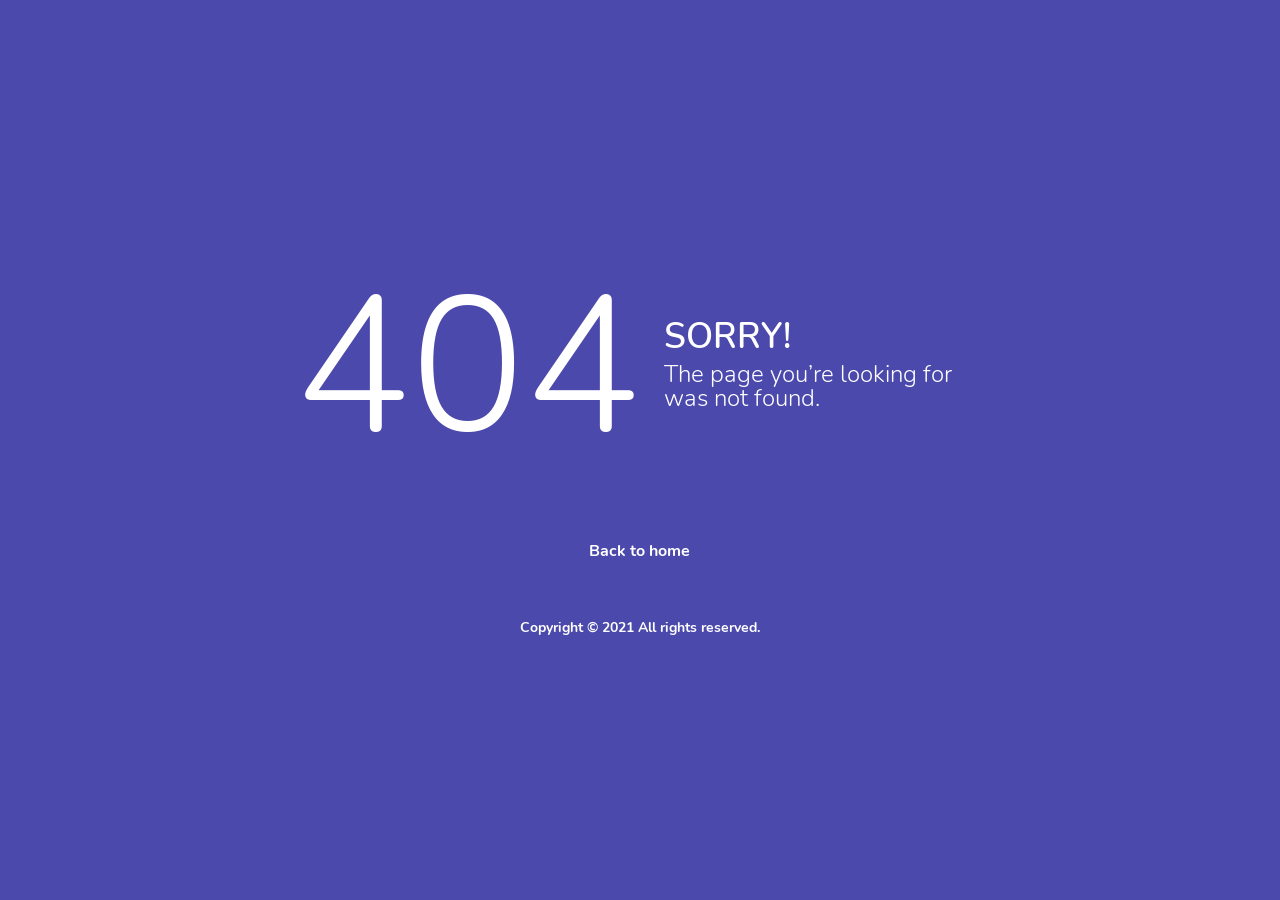
<file: pages/samples/error-404.html>
<!DOCTYPE html>
<html lang="en">

<head>
  <!-- Required meta tags -->
  <meta charset="utf-8">
  <meta name="viewport" content="width=device-width, initial-scale=1, shrink-to-fit=no">
  <title>Skydash Admin</title>
  <!-- plugins:css -->
  <link rel="stylesheet" href="../../vendors/feather/feather.css">
  <link rel="stylesheet" href="../../vendors/ti-icons/css/themify-icons.css">
  <link rel="stylesheet" href="../../vendors/css/vendor.bundle.base.css">
  <!-- endinject -->
  <!-- Plugin css for this page -->
  <!-- End plugin css for this page -->
  <!-- inject:css -->
  <link rel="stylesheet" href="../../css/vertical-layout-light/style.css">
  <!-- endinject -->
  <link rel="shortcut icon" href="../../images/favicon.png" />
</head>

<body>
  <div class="container-scroller">
    <div class="container-fluid page-body-wrapper full-page-wrapper">
      <div class="content-wrapper d-flex align-items-center text-center error-page bg-primary">
        <div class="row flex-grow">
          <div class="col-lg-7 mx-auto text-white">
            <div class="row align-items-center d-flex flex-row">
              <div class="col-lg-6 text-lg-right pr-lg-4">
                <h1 class="display-1 mb-0">404</h1>
              </div>
              <div class="col-lg-6 error-page-divider text-lg-left pl-lg-4">
                <h2>SORRY!</h2>
                <h3 class="font-weight-light">The page you’re looking for was not found.</h3>
              </div>
            </div>
            <div class="row mt-5">
              <div class="col-12 text-center mt-xl-2">
                <a class="text-white font-weight-medium" href="../../index.html">Back to home</a>
              </div>
            </div>
            <div class="row mt-5">
              <div class="col-12 mt-xl-2">
                <p class="text-white font-weight-medium text-center">Copyright &copy; 2021  All rights reserved.</p>
              </div>
            </div>
          </div>
        </div>
      </div>
      <!-- content-wrapper ends -->
    </div>
    <!-- page-body-wrapper ends -->
  </div>
  <!-- container-scroller -->
  <!-- plugins:js -->
  <script src="../../vendors/js/vendor.bundle.base.js"></script>
  <!-- endinject -->
  <!-- Plugin js for this page -->
  <!-- End plugin js for this page -->
  <!-- inject:js -->
  <script src="../../js/off-canvas.js"></script>
  <script src="../../js/hoverable-collapse.js"></script>
  <script src="../../js/template.js"></script>
  <script src="../../js/settings.js"></script>
  <script src="../../js/todolist.js"></script>
  <!-- endinject -->
</body>

</html>
</file>
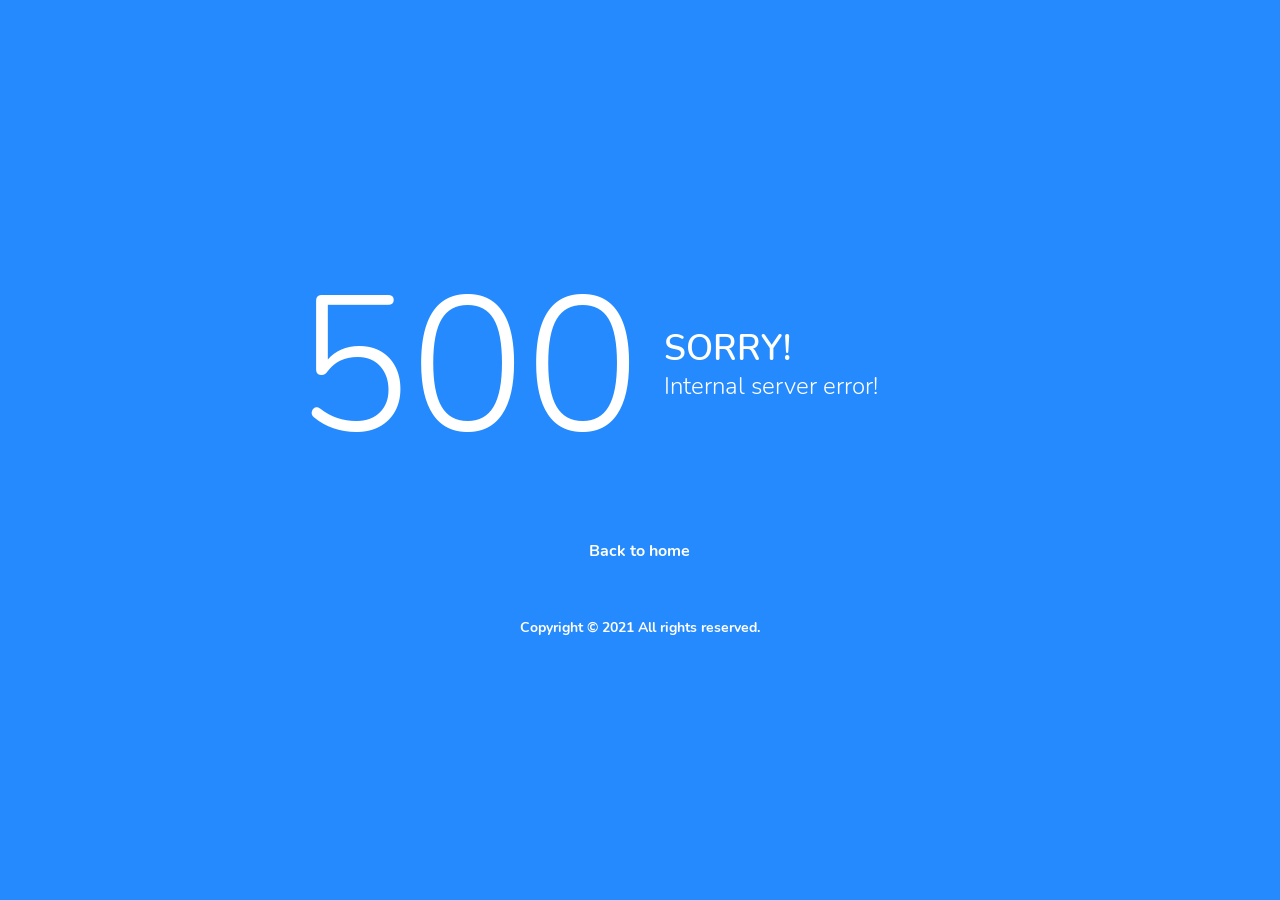
<file: pages/samples/error-500.html>
<!DOCTYPE html>
<html lang="en">

<head>
  <!-- Required meta tags -->
  <meta charset="utf-8">
  <meta name="viewport" content="width=device-width, initial-scale=1, shrink-to-fit=no">
  <title>Skydash Admin</title>
  <!-- plugins:css -->
  <link rel="stylesheet" href="../../vendors/feather/feather.css">
  <link rel="stylesheet" href="../../vendors/ti-icons/css/themify-icons.css">
  <link rel="stylesheet" href="../../vendors/css/vendor.bundle.base.css">
  <!-- endinject -->
  <!-- Plugin css for this page -->
  <!-- End plugin css for this page -->
  <!-- inject:css -->
  <link rel="stylesheet" href="../../css/vertical-layout-light/style.css">
  <!-- endinject -->
  <link rel="shortcut icon" href="../../images/favicon.png" />
</head>

<body>
  <div class="container-scroller">
    <div class="container-fluid page-body-wrapper full-page-wrapper">
      <div class="content-wrapper d-flex align-items-center text-center error-page bg-info">
        <div class="row flex-grow">
          <div class="col-lg-7 mx-auto text-white">
            <div class="row align-items-center d-flex flex-row">
              <div class="col-lg-6 text-lg-right pr-lg-4">
                <h1 class="display-1 mb-0">500</h1>
              </div>
              <div class="col-lg-6 error-page-divider text-lg-left pl-lg-4">
                <h2>SORRY!</h2>
                <h3 class="font-weight-light">Internal server error!</h3>
              </div>
            </div>
            <div class="row mt-5">
              <div class="col-12 text-center mt-xl-2">
                <a class="text-white font-weight-medium" href="../../index.html">Back to home</a>
              </div>
            </div>
            <div class="row mt-5">
              <div class="col-12 mt-xl-2">
                <p class="text-white font-weight-medium text-center">Copyright &copy; 2021  All rights reserved.</p>
              </div>
            </div>
          </div>
        </div>
      </div>
      <!-- content-wrapper ends -->
    </div>
    <!-- page-body-wrapper ends -->
  </div>
  <!-- container-scroller -->
  <!-- plugins:js -->
  <script src="../../vendors/js/vendor.bundle.base.js"></script>
  <!-- endinject -->
  <!-- Plugin js for this page -->
  <!-- End plugin js for this page -->
  <!-- inject:js -->
  <script src="../../js/off-canvas.js"></script>
  <script src="../../js/hoverable-collapse.js"></script>
  <script src="../../js/template.js"></script>
  <script src="../../js/settings.js"></script>
  <script src="../../js/todolist.js"></script>
  <!-- endinject -->
</body>

</html>
</file>
<file: vendors/feather/feather.css>
@charset "UTF-8";
 
@font-face {
  font-family: "feather";
  src:url("fonts/feather-webfont.eot");
  src:url("fonts/feather-webfont.eot?#iefix") format("embedded-opentype"),
    url("fonts/feather-webfont.woff") format("woff"),
    url("fonts/feather-webfont.ttf") format("truetype"),
    url("fonts/feather-webfont.svg#feather") format("svg");
  font-weight: normal;
  font-style: normal;
}

/* Character Mapping Method */
 
[data-icon]:before {
  display: inline-block;
  font-family: "feather";
  content: attr(data-icon);
  font-style: normal;
  font-weight: normal;
  font-variant: normal;
  text-transform: none;
  speak: none;
  line-height: 1;
  -webkit-font-smoothing: antialiased;
  -moz-osx-font-smoothing: grayscale;
}

/* CSS Class Mapping Method */
 
[class^="icon-"],
[class*=" icon-"] {
  display: inline-block;
  font-family: "feather";
  font-style: normal;
  font-weight: normal;
  font-variant: normal;
  text-transform: none;
  speak: none;
  line-height: 1;
  -webkit-font-smoothing: antialiased;
  -moz-osx-font-smoothing: grayscale;
}

.icon-eye:before {
  content: "\e000";
}

.icon-paper-clip:before {
  content: "\e001";
}

.icon-mail:before {
  content: "\e002";
}

.icon-mail:before {
  content: "\e002";
}

.icon-toggle:before {
  content: "\e003";
}

.icon-layout:before {
  content: "\e004";
}

.icon-link:before {
  content: "\e005";
}

.icon-bell:before {
  content: "\e006";
}

.icon-lock:before {
  content: "\e007";
}

.icon-unlock:before {
  content: "\e008";
}

.icon-ribbon:before {
  content: "\e009";
}

.icon-image:before {
  content: "\e010";
}

.icon-signal:before {
  content: "\e011";
}

.icon-target:before {
  content: "\e012";
}

.icon-clipboard:before {
  content: "\e013";
}

.icon-clock:before {
  content: "\e014";
}

.icon-clock:before {
  content: "\e014";
}

.icon-watch:before {
  content: "\e015";
}

.icon-air-play:before {
  content: "\e016";
}

.icon-camera:before {
  content: "\e017";
}

.icon-video:before {
  content: "\e018";
}

.icon-disc:before {
  content: "\e019";
}

.icon-printer:before {
  content: "\e020";
}

.icon-monitor:before {
  content: "\e021";
}

.icon-server:before {
  content: "\e022";
}

.icon-cog:before {
  content: "\e023";
}

.icon-heart:before {
  content: "\e024";
}

.icon-paragraph:before {
  content: "\e025";
}

.icon-align-justify:before {
  content: "\e026";
}

.icon-align-left:before {
  content: "\e027";
}

.icon-align-center:before {
  content: "\e028";
}

.icon-align-right:before {
  content: "\e029";
}

.icon-book:before {
  content: "\e030";
}

.icon-layers:before {
  content: "\e031";
}

.icon-stack:before {
  content: "\e032";
}

.icon-stack-2:before {
  content: "\e033";
}

.icon-paper:before {
  content: "\e034";
}

.icon-paper-stack:before {
  content: "\e035";
}

.icon-search:before {
  content: "\e036";
}

.icon-zoom-in:before {
  content: "\e037";
}

.icon-zoom-out:before {
  content: "\e038";
}

.icon-reply:before {
  content: "\e039";
}

.icon-circle-plus:before {
  content: "\e040";
}

.icon-circle-minus:before {
  content: "\e041";
}

.icon-circle-check:before {
  content: "\e042";
}

.icon-circle-cross:before {
  content: "\e043";
}

.icon-square-plus:before {
  content: "\e044";
}

.icon-square-minus:before {
  content: "\e045";
}

.icon-square-check:before {
  content: "\e046";
}

.icon-square-cross:before {
  content: "\e047";
}

.icon-microphone:before {
  content: "\e048";
}

.icon-record:before {
  content: "\e049";
}

.icon-skip-back:before {
  content: "\e050";
}

.icon-rewind:before {
  content: "\e051";
}

.icon-play:before {
  content: "\e052";
}

.icon-pause:before {
  content: "\e053";
}

.icon-stop:before {
  content: "\e054";
}

.icon-fast-forward:before {
  content: "\e055";
}

.icon-skip-forward:before {
  content: "\e056";
}

.icon-shuffle:before {
  content: "\e057";
}

.icon-repeat:before {
  content: "\e058";
}

.icon-folder:before {
  content: "\e059";
}

.icon-umbrella:before {
  content: "\e060";
}

.icon-moon:before {
  content: "\e061";
}

.icon-thermometer:before {
  content: "\e062";
}

.icon-drop:before {
  content: "\e063";
}

.icon-sun:before {
  content: "\e064";
}

.icon-cloud:before {
  content: "\e065";
}

.icon-cloud-upload:before {
  content: "\e066";
}

.icon-cloud-download:before {
  content: "\e067";
}

.icon-upload:before {
  content: "\e068";
}

.icon-download:before {
  content: "\e069";
}

.icon-location:before {
  content: "\e070";
}

.icon-location-2:before {
  content: "\e071";
}

.icon-map:before {
  content: "\e072";
}

.icon-battery:before {
  content: "\e073";
}

.icon-head:before {
  content: "\e074";
}

.icon-briefcase:before {
  content: "\e075";
}

.icon-speech-bubble:before {
  content: "\e076";
}

.icon-anchor:before {
  content: "\e077";
}

.icon-globe:before {
  content: "\e078";
}

.icon-box:before {
  content: "\e079";
}

.icon-reload:before {
  content: "\e080";
}

.icon-share:before {
  content: "\e081";
}

.icon-marquee:before {
  content: "\e082";
}

.icon-marquee-plus:before {
  content: "\e083";
}

.icon-marquee-minus:before {
  content: "\e084";
}

.icon-tag:before {
  content: "\e085";
}

.icon-power:before {
  content: "\e086";
}

.icon-command:before {
  content: "\e087";
}

.icon-alt:before {
  content: "\e088";
}

.icon-esc:before {
  content: "\e089";
}

.icon-bar-graph:before {
  content: "\e090";
}

.icon-bar-graph-2:before {
  content: "\e091";
}

.icon-pie-graph:before {
  content: "\e092";
}

.icon-star:before {
  content: "\e093";
}

.icon-arrow-left:before {
  content: "\e094";
}

.icon-arrow-right:before {
  content: "\e095";
}

.icon-arrow-up:before {
  content: "\e096";
}

.icon-arrow-down:before {
  content: "\e097";
}

.icon-volume:before {
  content: "\e098";
}

.icon-mute:before {
  content: "\e099";
}

.icon-content-right:before {
  content: "\e100";
}

.icon-content-left:before {
  content: "\e101";
}

.icon-grid:before {
  content: "\e102";
}

.icon-grid-2:before {
  content: "\e103";
}

.icon-columns:before {
  content: "\e104";
}

.icon-loader:before {
  content: "\e105";
}

.icon-bag:before {
  content: "\e106";
}

.icon-ban:before {
  content: "\e107";
}

.icon-flag:before {
  content: "\e108";
}

.icon-trash:before {
  content: "\e109";
}

.icon-expand:before {
  content: "\e110";
}

.icon-contract:before {
  content: "\e111";
}

.icon-maximize:before {
  content: "\e112";
}

.icon-minimize:before {
  content: "\e113";
}

.icon-plus:before {
  content: "\e114";
}

.icon-minus:before {
  content: "\e115";
}

.icon-check:before {
  content: "\e116";
}

.icon-cross:before {
  content: "\e117";
}

.icon-move:before {
  content: "\e118";
}

.icon-delete:before {
  content: "\e119";
}

.icon-menu:before {
  content: "\e120";
}

.icon-archive:before {
  content: "\e121";
}

.icon-inbox:before {
  content: "\e122";
}

.icon-outbox:before {
  content: "\e123";
}

.icon-file:before {
  content: "\e124";
}

.icon-file-add:before {
  content: "\e125";
}

.icon-file-subtract:before {
  content: "\e126";
}

.icon-help:before {
  content: "\e127";
}

.icon-open:before {
  content: "\e128";
}

.icon-ellipsis:before {
  content: "\e129";
}
</file>
<file: vendors/ti-icons/css/themify-icons.css>
@font-face {
	font-family: 'themify';
	src:url('../fonts/themify.eot');
	src:url('../fonts/themify.eot?#iefix') format('embedded-opentype'),
		url('../fonts/themify.woff') format('woff'),
		url('../fonts/themify.ttf') format('truetype'),
		url('../fonts/themify.svg') format('svg');
	font-weight: normal;
	font-style: normal;
}

[class^="ti-"], [class*=" ti-"] {
	font-family: 'themify';
	speak: none;
	font-style: normal;
	font-weight: normal;
	font-variant: normal;
	text-transform: none;
	line-height: 1;

	/* Better Font Rendering =========== */
	-webkit-font-smoothing: antialiased;
	-moz-osx-font-smoothing: grayscale;
}

.ti-wand:before {
	content: "\e600";
}
.ti-volume:before {
	content: "\e601";
}
.ti-user:before {
	content: "\e602";
}
.ti-unlock:before {
	content: "\e603";
}
.ti-unlink:before {
	content: "\e604";
}
.ti-trash:before {
	content: "\e605";
}
.ti-thought:before {
	content: "\e606";
}
.ti-target:before {
	content: "\e607";
}
.ti-tag:before {
	content: "\e608";
}
.ti-tablet:before {
	content: "\e609";
}
.ti-star:before {
	content: "\e60a";
}
.ti-spray:before {
	content: "\e60b";
}
.ti-signal:before {
	content: "\e60c";
}
.ti-shopping-cart:before {
	content: "\e60d";
}
.ti-shopping-cart-full:before {
	content: "\e60e";
}
.ti-settings:before {
	content: "\e60f";
}
.ti-search:before {
	content: "\e610";
}
.ti-zoom-in:before {
	content: "\e611";
}
.ti-zoom-out:before {
	content: "\e612";
}
.ti-cut:before {
	content: "\e613";
}
.ti-ruler:before {
	content: "\e614";
}
.ti-ruler-pencil:before {
	content: "\e615";
}
.ti-ruler-alt:before {
	content: "\e616";
}
.ti-bookmark:before {
	content: "\e617";
}
.ti-bookmark-alt:before {
	content: "\e618";
}
.ti-reload:before {
	content: "\e619";
}
.ti-plus:before {
	content: "\e61a";
}
.ti-pin:before {
	content: "\e61b";
}
.ti-pencil:before {
	content: "\e61c";
}
.ti-pencil-alt:before {
	content: "\e61d";
}
.ti-paint-roller:before {
	content: "\e61e";
}
.ti-paint-bucket:before {
	content: "\e61f";
}
.ti-na:before {
	content: "\e620";
}
.ti-mobile:before {
	content: "\e621";
}
.ti-minus:before {
	content: "\e622";
}
.ti-medall:before {
	content: "\e623";
}
.ti-medall-alt:before {
	content: "\e624";
}
.ti-marker:before {
	content: "\e625";
}
.ti-marker-alt:before {
	content: "\e626";
}
.ti-arrow-up:before {
	content: "\e627";
}
.ti-arrow-right:before {
	content: "\e628";
}
.ti-arrow-left:before {
	content: "\e629";
}
.ti-arrow-down:before {
	content: "\e62a";
}
.ti-lock:before {
	content: "\e62b";
}
.ti-location-arrow:before {
	content: "\e62c";
}
.ti-link:before {
	content: "\e62d";
}
.ti-layout:before {
	content: "\e62e";
}
.ti-layers:before {
	content: "\e62f";
}
.ti-layers-alt:before {
	content: "\e630";
}
.ti-key:before {
	content: "\e631";
}
.ti-import:before {
	content: "\e632";
}
.ti-image:before {
	content: "\e633";
}
.ti-heart:before {
	content: "\e634";
}
.ti-heart-broken:before {
	content: "\e635";
}
.ti-hand-stop:before {
	content: "\e636";
}
.ti-hand-open:before {
	content: "\e637";
}
.ti-hand-drag:before {
	content: "\e638";
}
.ti-folder:before {
	content: "\e639";
}
.ti-flag:before {
	content: "\e63a";
}
.ti-flag-alt:before {
	content: "\e63b";
}
.ti-flag-alt-2:before {
	content: "\e63c";
}
.ti-eye:before {
	content: "\e63d";
}
.ti-export:before {
	content: "\e63e";
}
.ti-exchange-vertical:before {
	content: "\e63f";
}
.ti-desktop:before {
	content: "\e640";
}
.ti-cup:before {
	content: "\e641";
}
.ti-crown:before {
	content: "\e642";
}
.ti-comments:before {
	content: "\e643";
}
.ti-comment:before {
	content: "\e644";
}
.ti-comment-alt:before {
	content: "\e645";
}
.ti-close:before {
	content: "\e646";
}
.ti-clip:before {
	content: "\e647";
}
.ti-angle-up:before {
	content: "\e648";
}
.ti-angle-right:before {
	content: "\e649";
}
.ti-angle-left:before {
	content: "\e64a";
}
.ti-angle-down:before {
	content: "\e64b";
}
.ti-check:before {
	content: "\e64c";
}
.ti-check-box:before {
	content: "\e64d";
}
.ti-camera:before {
	content: "\e64e";
}
.ti-announcement:before {
	content: "\e64f";
}
.ti-brush:before {
	content: "\e650";
}
.ti-briefcase:before {
	content: "\e651";
}
.ti-bolt:before {
	content: "\e652";
}
.ti-bolt-alt:before {
	content: "\e653";
}
.ti-blackboard:before {
	content: "\e654";
}
.ti-bag:before {
	content: "\e655";
}
.ti-move:before {
	content: "\e656";
}
.ti-arrows-vertical:before {
	content: "\e657";
}
.ti-arrows-horizontal:before {
	content: "\e658";
}
.ti-fullscreen:before {
	content: "\e659";
}
.ti-arrow-top-right:before {
	content: "\e65a";
}
.ti-arrow-top-left:before {
	content: "\e65b";
}
.ti-arrow-circle-up:before {
	content: "\e65c";
}
.ti-arrow-circle-right:before {
	content: "\e65d";
}
.ti-arrow-circle-left:before {
	content: "\e65e";
}
.ti-arrow-circle-down:before {
	content: "\e65f";
}
.ti-angle-double-up:before {
	content: "\e660";
}
.ti-angle-double-right:before {
	content: "\e661";
}
.ti-angle-double-left:before {
	content: "\e662";
}
.ti-angle-double-down:before {
	content: "\e663";
}
.ti-zip:before {
	content: "\e664";
}
.ti-world:before {
	content: "\e665";
}
.ti-wheelchair:before {
	content: "\e666";
}
.ti-view-list:before {
	content: "\e667";
}
.ti-view-list-alt:before {
	content: "\e668";
}
.ti-view-grid:before {
	content: "\e669";
}
.ti-uppercase:before {
	content: "\e66a";
}
.ti-upload:before {
	content: "\e66b";
}
.ti-underline:before {
	content: "\e66c";
}
.ti-truck:before {
	content: "\e66d";
}
.ti-timer:before {
	content: "\e66e";
}
.ti-ticket:before {
	content: "\e66f";
}
.ti-thumb-up:before {
	content: "\e670";
}
.ti-thumb-down:before {
	content: "\e671";
}
.ti-text:before {
	content: "\e672";
}
.ti-stats-up:before {
	content: "\e673";
}
.ti-stats-down:before {
	content: "\e674";
}
.ti-split-v:before {
	content: "\e675";
}
.ti-split-h:before {
	content: "\e676";
}
.ti-smallcap:before {
	content: "\e677";
}
.ti-shine:before {
	content: "\e678";
}
.ti-shift-right:before {
	content: "\e679";
}
.ti-shift-left:before {
	content: "\e67a";
}
.ti-shield:before {
	content: "\e67b";
}
.ti-notepad:before {
	content: "\e67c";
}
.ti-server:before {
	content: "\e67d";
}
.ti-quote-right:before {
	content: "\e67e";
}
.ti-quote-left:before {
	content: "\e67f";
}
.ti-pulse:before {
	content: "\e680";
}
.ti-printer:before {
	content: "\e681";
}
.ti-power-off:before {
	content: "\e682";
}
.ti-plug:before {
	content: "\e683";
}
.ti-pie-chart:before {
	content: "\e684";
}
.ti-paragraph:before {
	content: "\e685";
}
.ti-panel:before {
	content: "\e686";
}
.ti-package:before {
	content: "\e687";
}
.ti-music:before {
	content: "\e688";
}
.ti-music-alt:before {
	content: "\e689";
}
.ti-mouse:before {
	content: "\e68a";
}
.ti-mouse-alt:before {
	content: "\e68b";
}
.ti-money:before {
	content: "\e68c";
}
.ti-microphone:before {
	content: "\e68d";
}
.ti-menu:before {
	content: "\e68e";
}
.ti-menu-alt:before {
	content: "\e68f";
}
.ti-map:before {
	content: "\e690";
}
.ti-map-alt:before {
	content: "\e691";
}
.ti-loop:before {
	content: "\e692";
}
.ti-location-pin:before {
	content: "\e693";
}
.ti-list:before {
	content: "\e694";
}
.ti-light-bulb:before {
	content: "\e695";
}
.ti-Italic:before {
	content: "\e696";
}
.ti-info:before {
	content: "\e697";
}
.ti-infinite:before {
	content: "\e698";
}
.ti-id-badge:before {
	content: "\e699";
}
.ti-hummer:before {
	content: "\e69a";
}
.ti-home:before {
	content: "\e69b";
}
.ti-help:before {
	content: "\e69c";
}
.ti-headphone:before {
	content: "\e69d";
}
.ti-harddrives:before {
	content: "\e69e";
}
.ti-harddrive:before {
	content: "\e69f";
}
.ti-gift:before {
	content: "\e6a0";
}
.ti-game:before {
	content: "\e6a1";
}
.ti-filter:before {
	content: "\e6a2";
}
.ti-files:before {
	content: "\e6a3";
}
.ti-file:before {
	content: "\e6a4";
}
.ti-eraser:before {
	content: "\e6a5";
}
.ti-envelope:before {
	content: "\e6a6";
}
.ti-download:before {
	content: "\e6a7";
}
.ti-direction:before {
	content: "\e6a8";
}
.ti-direction-alt:before {
	content: "\e6a9";
}
.ti-dashboard:before {
	content: "\e6aa";
}
.ti-control-stop:before {
	content: "\e6ab";
}
.ti-control-shuffle:before {
	content: "\e6ac";
}
.ti-control-play:before {
	content: "\e6ad";
}
.ti-control-pause:before {
	content: "\e6ae";
}
.ti-control-forward:before {
	content: "\e6af";
}
.ti-control-backward:before {
	content: "\e6b0";
}
.ti-cloud:before {
	content: "\e6b1";
}
.ti-cloud-up:before {
	content: "\e6b2";
}
.ti-cloud-down:before {
	content: "\e6b3";
}
.ti-clipboard:before {
	content: "\e6b4";
}
.ti-car:before {
	content: "\e6b5";
}
.ti-calendar:before {
	content: "\e6b6";
}
.ti-book:before {
	content: "\e6b7";
}
.ti-bell:before {
	content: "\e6b8";
}
.ti-basketball:before {
	content: "\e6b9";
}
.ti-bar-chart:before {
	content: "\e6ba";
}
.ti-bar-chart-alt:before {
	content: "\e6bb";
}
.ti-back-right:before {
	content: "\e6bc";
}
.ti-back-left:before {
	content: "\e6bd";
}
.ti-arrows-corner:before {
	content: "\e6be";
}
.ti-archive:before {
	content: "\e6bf";
}
.ti-anchor:before {
	content: "\e6c0";
}
.ti-align-right:before {
	content: "\e6c1";
}
.ti-align-left:before {
	content: "\e6c2";
}
.ti-align-justify:before {
	content: "\e6c3";
}
.ti-align-center:before {
	content: "\e6c4";
}
.ti-alert:before {
	content: "\e6c5";
}
.ti-alarm-clock:before {
	content: "\e6c6";
}
.ti-agenda:before {
	content: "\e6c7";
}
.ti-write:before {
	content: "\e6c8";
}
.ti-window:before {
	content: "\e6c9";
}
.ti-widgetized:before {
	content: "\e6ca";
}
.ti-widget:before {
	content: "\e6cb";
}
.ti-widget-alt:before {
	content: "\e6cc";
}
.ti-wallet:before {
	content: "\e6cd";
}
.ti-video-clapper:before {
	content: "\e6ce";
}
.ti-video-camera:before {
	content: "\e6cf";
}
.ti-vector:before {
	content: "\e6d0";
}
.ti-themify-logo:before {
	content: "\e6d1";
}
.ti-themify-favicon:before {
	content: "\e6d2";
}
.ti-themify-favicon-alt:before {
	content: "\e6d3";
}
.ti-support:before {
	content: "\e6d4";
}
.ti-stamp:before {
	content: "\e6d5";
}
.ti-split-v-alt:before {
	content: "\e6d6";
}
.ti-slice:before {
	content: "\e6d7";
}
.ti-shortcode:before {
	content: "\e6d8";
}
.ti-shift-right-alt:before {
	content: "\e6d9";
}
.ti-shift-left-alt:before {
	content: "\e6da";
}
.ti-ruler-alt-2:before {
	content: "\e6db";
}
.ti-receipt:before {
	content: "\e6dc";
}
.ti-pin2:before {
	content: "\e6dd";
}
.ti-pin-alt:before {
	content: "\e6de";
}
.ti-pencil-alt2:before {
	content: "\e6df";
}
.ti-palette:before {
	content: "\e6e0";
}
.ti-more:before {
	content: "\e6e1";
}
.ti-more-alt:before {
	content: "\e6e2";
}
.ti-microphone-alt:before {
	content: "\e6e3";
}
.ti-magnet:before {
	content: "\e6e4";
}
.ti-line-double:before {
	content: "\e6e5";
}
.ti-line-dotted:before {
	content: "\e6e6";
}
.ti-line-dashed:before {
	content: "\e6e7";
}
.ti-layout-width-full:before {
	content: "\e6e8";
}
.ti-layout-width-default:before {
	content: "\e6e9";
}
.ti-layout-width-default-alt:before {
	content: "\e6ea";
}
.ti-layout-tab:before {
	content: "\e6eb";
}
.ti-layout-tab-window:before {
	content: "\e6ec";
}
.ti-layout-tab-v:before {
	content: "\e6ed";
}
.ti-layout-tab-min:before {
	content: "\e6ee";
}
.ti-layout-slider:before {
	content: "\e6ef";
}
.ti-layout-slider-alt:before {
	content: "\e6f0";
}
.ti-layout-sidebar-right:before {
	content: "\e6f1";
}
.ti-layout-sidebar-none:before {
	content: "\e6f2";
}
.ti-layout-sidebar-left:before {
	content: "\e6f3";
}
.ti-layout-placeholder:before {
	content: "\e6f4";
}
.ti-layout-menu:before {
	content: "\e6f5";
}
.ti-layout-menu-v:before {
	content: "\e6f6";
}
.ti-layout-menu-separated:before {
	content: "\e6f7";
}
.ti-layout-menu-full:before {
	content: "\e6f8";
}
.ti-layout-media-right-alt:before {
	content: "\e6f9";
}
.ti-layout-media-right:before {
	content: "\e6fa";
}
.ti-layout-media-overlay:before {
	content: "\e6fb";
}
.ti-layout-media-overlay-alt:before {
	content: "\e6fc";
}
.ti-layout-media-overlay-alt-2:before {
	content: "\e6fd";
}
.ti-layout-media-left-alt:before {
	content: "\e6fe";
}
.ti-layout-media-left:before {
	content: "\e6ff";
}
.ti-layout-media-center-alt:before {
	content: "\e700";
}
.ti-layout-media-center:before {
	content: "\e701";
}
.ti-layout-list-thumb:before {
	content: "\e702";
}
.ti-layout-list-thumb-alt:before {
	content: "\e703";
}
.ti-layout-list-post:before {
	content: "\e704";
}
.ti-layout-list-large-image:before {
	content: "\e705";
}
.ti-layout-line-solid:before {
	content: "\e706";
}
.ti-layout-grid4:before {
	content: "\e707";
}
.ti-layout-grid3:before {
	content: "\e708";
}
.ti-layout-grid2:before {
	content: "\e709";
}
.ti-layout-grid2-thumb:before {
	content: "\e70a";
}
.ti-layout-cta-right:before {
	content: "\e70b";
}
.ti-layout-cta-left:before {
	content: "\e70c";
}
.ti-layout-cta-center:before {
	content: "\e70d";
}
.ti-layout-cta-btn-right:before {
	content: "\e70e";
}
.ti-layout-cta-btn-left:before {
	content: "\e70f";
}
.ti-layout-column4:before {
	content: "\e710";
}
.ti-layout-column3:before {
	content: "\e711";
}
.ti-layout-column2:before {
	content: "\e712";
}
.ti-layout-accordion-separated:before {
	content: "\e713";
}
.ti-layout-accordion-merged:before {
	content: "\e714";
}
.ti-layout-accordion-list:before {
	content: "\e715";
}
.ti-ink-pen:before {
	content: "\e716";
}
.ti-info-alt:before {
	content: "\e717";
}
.ti-help-alt:before {
	content: "\e718";
}
.ti-headphone-alt:before {
	content: "\e719";
}
.ti-hand-point-up:before {
	content: "\e71a";
}
.ti-hand-point-right:before {
	content: "\e71b";
}
.ti-hand-point-left:before {
	content: "\e71c";
}
.ti-hand-point-down:before {
	content: "\e71d";
}
.ti-gallery:before {
	content: "\e71e";
}
.ti-face-smile:before {
	content: "\e71f";
}
.ti-face-sad:before {
	content: "\e720";
}
.ti-credit-card:before {
	content: "\e721";
}
.ti-control-skip-forward:before {
	content: "\e722";
}
.ti-control-skip-backward:before {
	content: "\e723";
}
.ti-control-record:before {
	content: "\e724";
}
.ti-control-eject:before {
	content: "\e725";
}
.ti-comments-smiley:before {
	content: "\e726";
}
.ti-brush-alt:before {
	content: "\e727";
}
.ti-youtube:before {
	content: "\e728";
}
.ti-vimeo:before {
	content: "\e729";
}
.ti-twitter:before {
	content: "\e72a";
}
.ti-time:before {
	content: "\e72b";
}
.ti-tumblr:before {
	content: "\e72c";
}
.ti-skype:before {
	content: "\e72d";
}
.ti-share:before {
	content: "\e72e";
}
.ti-share-alt:before {
	content: "\e72f";
}
.ti-rocket:before {
	content: "\e730";
}
.ti-pinterest:before {
	content: "\e731";
}
.ti-new-window:before {
	content: "\e732";
}
.ti-microsoft:before {
	content: "\e733";
}
.ti-list-ol:before {
	content: "\e734";
}
.ti-linkedin:before {
	content: "\e735";
}
.ti-layout-sidebar-2:before {
	content: "\e736";
}
.ti-layout-grid4-alt:before {
	content: "\e737";
}
.ti-layout-grid3-alt:before {
	content: "\e738";
}
.ti-layout-grid2-alt:before {
	content: "\e739";
}
.ti-layout-column4-alt:before {
	content: "\e73a";
}
.ti-layout-column3-alt:before {
	content: "\e73b";
}
.ti-layout-column2-alt:before {
	content: "\e73c";
}
.ti-instagram:before {
	content: "\e73d";
}
.ti-google:before {
	content: "\e73e";
}
.ti-github:before {
	content: "\e73f";
}
.ti-flickr:before {
	content: "\e740";
}
.ti-facebook:before {
	content: "\e741";
}
.ti-dropbox:before {
	content: "\e742";
}
.ti-dribbble:before {
	content: "\e743";
}
.ti-apple:before {
	content: "\e744";
}
.ti-android:before {
	content: "\e745";
}
.ti-save:before {
	content: "\e746";
}
.ti-save-alt:before {
	content: "\e747";
}
.ti-yahoo:before {
	content: "\e748";
}
.ti-wordpress:before {
	content: "\e749";
}
.ti-vimeo-alt:before {
	content: "\e74a";
}
.ti-twitter-alt:before {
	content: "\e74b";
}
.ti-tumblr-alt:before {
	content: "\e74c";
}
.ti-trello:before {
	content: "\e74d";
}
.ti-stack-overflow:before {
	content: "\e74e";
}
.ti-soundcloud:before {
	content: "\e74f";
}
.ti-sharethis:before {
	content: "\e750";
}
.ti-sharethis-alt:before {
	content: "\e751";
}
.ti-reddit:before {
	content: "\e752";
}
.ti-pinterest-alt:before {
	content: "\e753";
}
.ti-microsoft-alt:before {
	content: "\e754";
}
.ti-linux:before {
	content: "\e755";
}
.ti-jsfiddle:before {
	content: "\e756";
}
.ti-joomla:before {
	content: "\e757";
}
.ti-html5:before {
	content: "\e758";
}
.ti-flickr-alt:before {
	content: "\e759";
}
.ti-email:before {
	content: "\e75a";
}
.ti-drupal:before {
	content: "\e75b";
}
.ti-dropbox-alt:before {
	content: "\e75c";
}
.ti-css3:before {
	content: "\e75d";
}
.ti-rss:before {
	content: "\e75e";
}
.ti-rss-alt:before {
	content: "\e75f";
}
</file>
<file: vendors/css/vendor.bundle.base.css>
/*
 * Container style
 */
.ps {
  overflow: hidden !important;
  overflow-anchor: none;
  -ms-overflow-style: none;
  touch-action: auto;
  -ms-touch-action: auto;
}

/*
 * Scrollbar rail styles
 */
.ps__rail-x {
  display: none;
  opacity: 0;
  transition: background-color .2s linear, opacity .2s linear;
  -webkit-transition: background-color .2s linear, opacity .2s linear;
  height: 15px;
  /* there must be 'bottom' or 'top' for ps__rail-x */
  bottom: 0px;
  /* please don't change 'position' */
  position: absolute;
}

.ps__rail-y {
  display: none;
  opacity: 0;
  transition: background-color .2s linear, opacity .2s linear;
  -webkit-transition: background-color .2s linear, opacity .2s linear;
  width: 15px;
  /* there must be 'right' or 'left' for ps__rail-y */
  right: 0;
  /* please don't change 'position' */
  position: absolute;
}

.ps--active-x > .ps__rail-x,
.ps--active-y > .ps__rail-y {
  display: block;
  background-color: transparent;
}

.ps:hover > .ps__rail-x,
.ps:hover > .ps__rail-y,
.ps--focus > .ps__rail-x,
.ps--focus > .ps__rail-y,
.ps--scrolling-x > .ps__rail-x,
.ps--scrolling-y > .ps__rail-y {
  opacity: 0.6;
}

.ps .ps__rail-x:hover,
.ps .ps__rail-y:hover,
.ps .ps__rail-x:focus,
.ps .ps__rail-y:focus,
.ps .ps__rail-x.ps--clicking,
.ps .ps__rail-y.ps--clicking {
  background-color: #eee;
  opacity: 0.9;
}

/*
 * Scrollbar thumb styles
 */
.ps__thumb-x {
  background-color: #aaa;
  border-radius: 6px;
  transition: background-color .2s linear, height .2s ease-in-out;
  -webkit-transition: background-color .2s linear, height .2s ease-in-out;
  height: 6px;
  /* there must be 'bottom' for ps__thumb-x */
  bottom: 2px;
  /* please don't change 'position' */
  position: absolute;
}

.ps__thumb-y {
  background-color: #aaa;
  border-radius: 6px;
  transition: background-color .2s linear, width .2s ease-in-out;
  -webkit-transition: background-color .2s linear, width .2s ease-in-out;
  width: 6px;
  /* there must be 'right' for ps__thumb-y */
  right: 2px;
  /* please don't change 'position' */
  position: absolute;
}

.ps__rail-x:hover > .ps__thumb-x,
.ps__rail-x:focus > .ps__thumb-x,
.ps__rail-x.ps--clicking .ps__thumb-x {
  background-color: #999;
  height: 11px;
}

.ps__rail-y:hover > .ps__thumb-y,
.ps__rail-y:focus > .ps__thumb-y,
.ps__rail-y.ps--clicking .ps__thumb-y {
  background-color: #999;
  width: 11px;
}

/* MS supports */
@supports (-ms-overflow-style: none) {
  .ps {
    overflow: auto !important;
  }
}

@media screen and (-ms-high-contrast: active), (-ms-high-contrast: none) {
  .ps {
    overflow: auto !important;
  }
}
</file>
